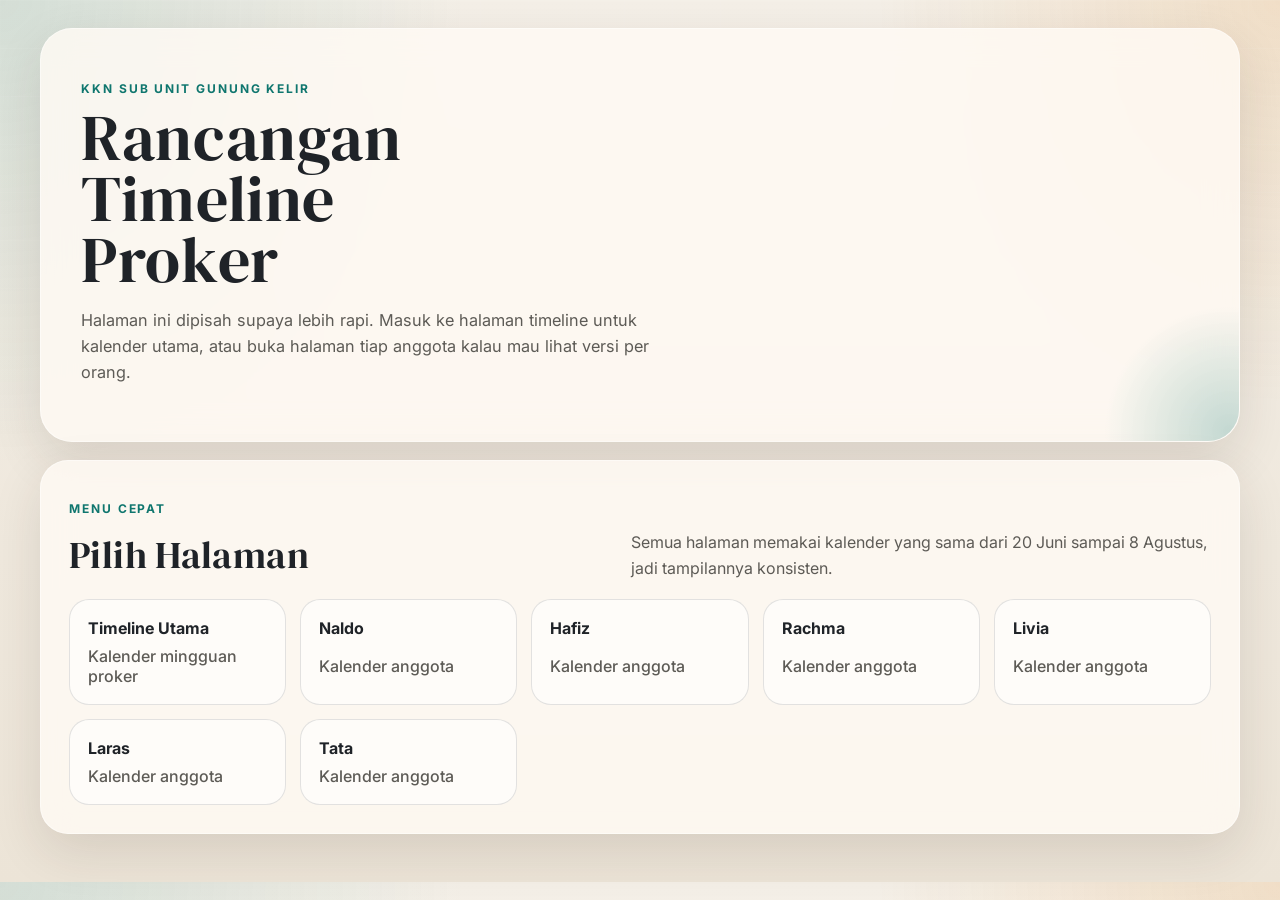
<file: index.html>
<!doctype html>
<html lang="id">
  <head>
    <meta charset="UTF-8" />
    <meta name="viewport" content="width=device-width, initial-scale=1.0" />
    <title>Gunung Kelir | Halaman Utama</title>
    <meta name="description" content="Halaman utama untuk timeline proker KKN Sub Unit Gunung Kelir." />
    <link rel="preconnect" href="https://fonts.googleapis.com" />
    <link rel="preconnect" href="https://fonts.gstatic.com" crossorigin />
    <link
      href="https://fonts.googleapis.com/css2?family=DM+Serif+Display&family=Inter:wght@400;500;600;700;800&display=swap"
      rel="stylesheet"
    />
    <link rel="stylesheet" href="styles.css" />
  </head>
  <body>
    <div class="shell">
      <header class="hero">
        <p class="eyebrow">KKN Sub Unit Gunung Kelir</p>
        <h1>Rancangan Timeline Proker</h1>
        <p class="hero-copy">
          Halaman ini dipisah supaya lebih rapi. Masuk ke halaman timeline untuk kalender utama, atau buka
          halaman tiap anggota kalau mau lihat versi per orang.
        </p>
      </header>

      <section class="panel">
        <div class="section-head">
          <div>
            <p class="section-tag">Menu Cepat</p>
            <h2>Pilih Halaman</h2>
          </div>
          <p class="section-note">
            Semua halaman memakai kalender yang sama dari 20 Juni sampai 8 Agustus, jadi tampilannya konsisten.
          </p>
        </div>
        <div class="page-grid">
          <a class="page-link-card" href="timeline.html">
            Timeline Utama
            <span>Kalender mingguan proker</span>
          </a>
          <a class="page-link-card" href="naldo.html">
            Naldo
            <span>Kalender anggota</span>
          </a>
          <a class="page-link-card" href="hafiz.html">
            Hafiz
            <span>Kalender anggota</span>
          </a>
          <a class="page-link-card" href="rachma.html">
            Rachma
            <span>Kalender anggota</span>
          </a>
          <a class="page-link-card" href="livia.html">
            Livia
            <span>Kalender anggota</span>
          </a>
          <a class="page-link-card" href="laras.html">
            Laras
            <span>Kalender anggota</span>
          </a>
          <a class="page-link-card" href="tata.html">
            Tata
            <span>Kalender anggota</span>
          </a>
        </div>
      </section>
    </div>
  </body>
</html>
</file>
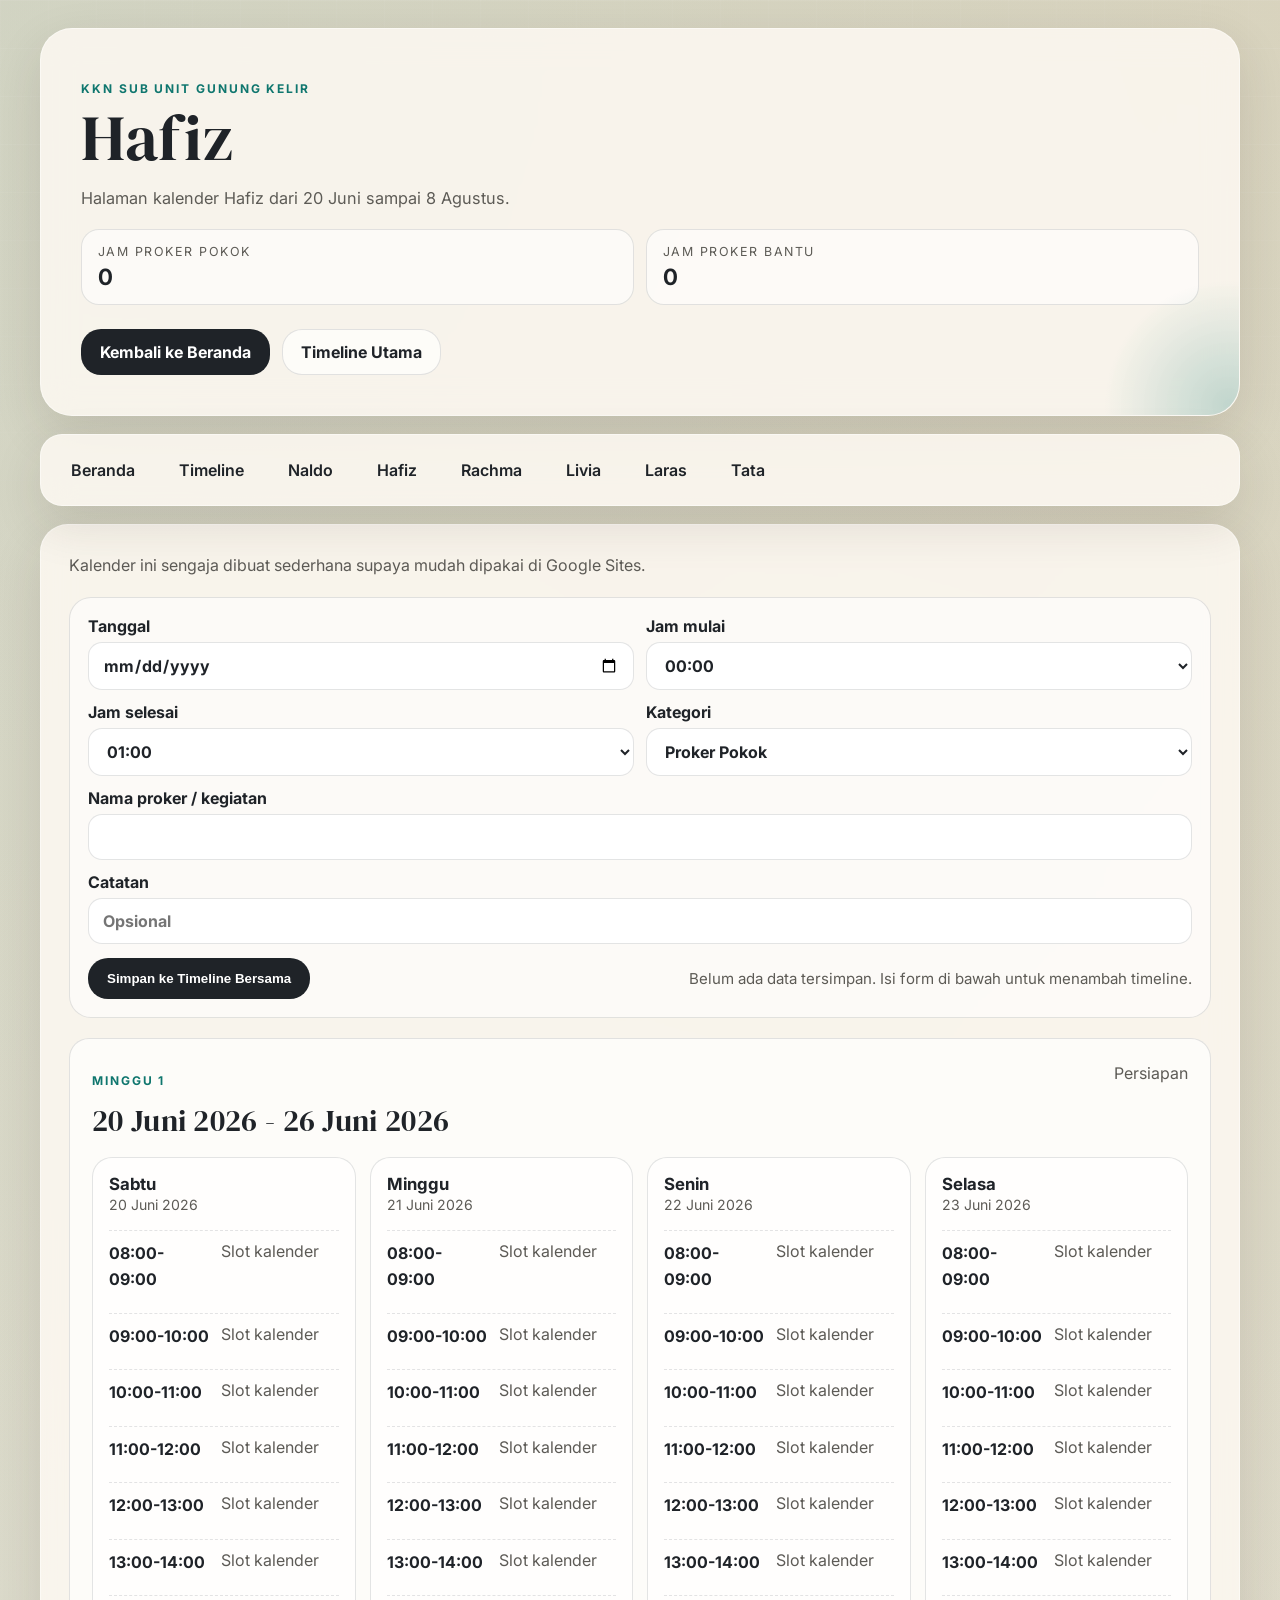
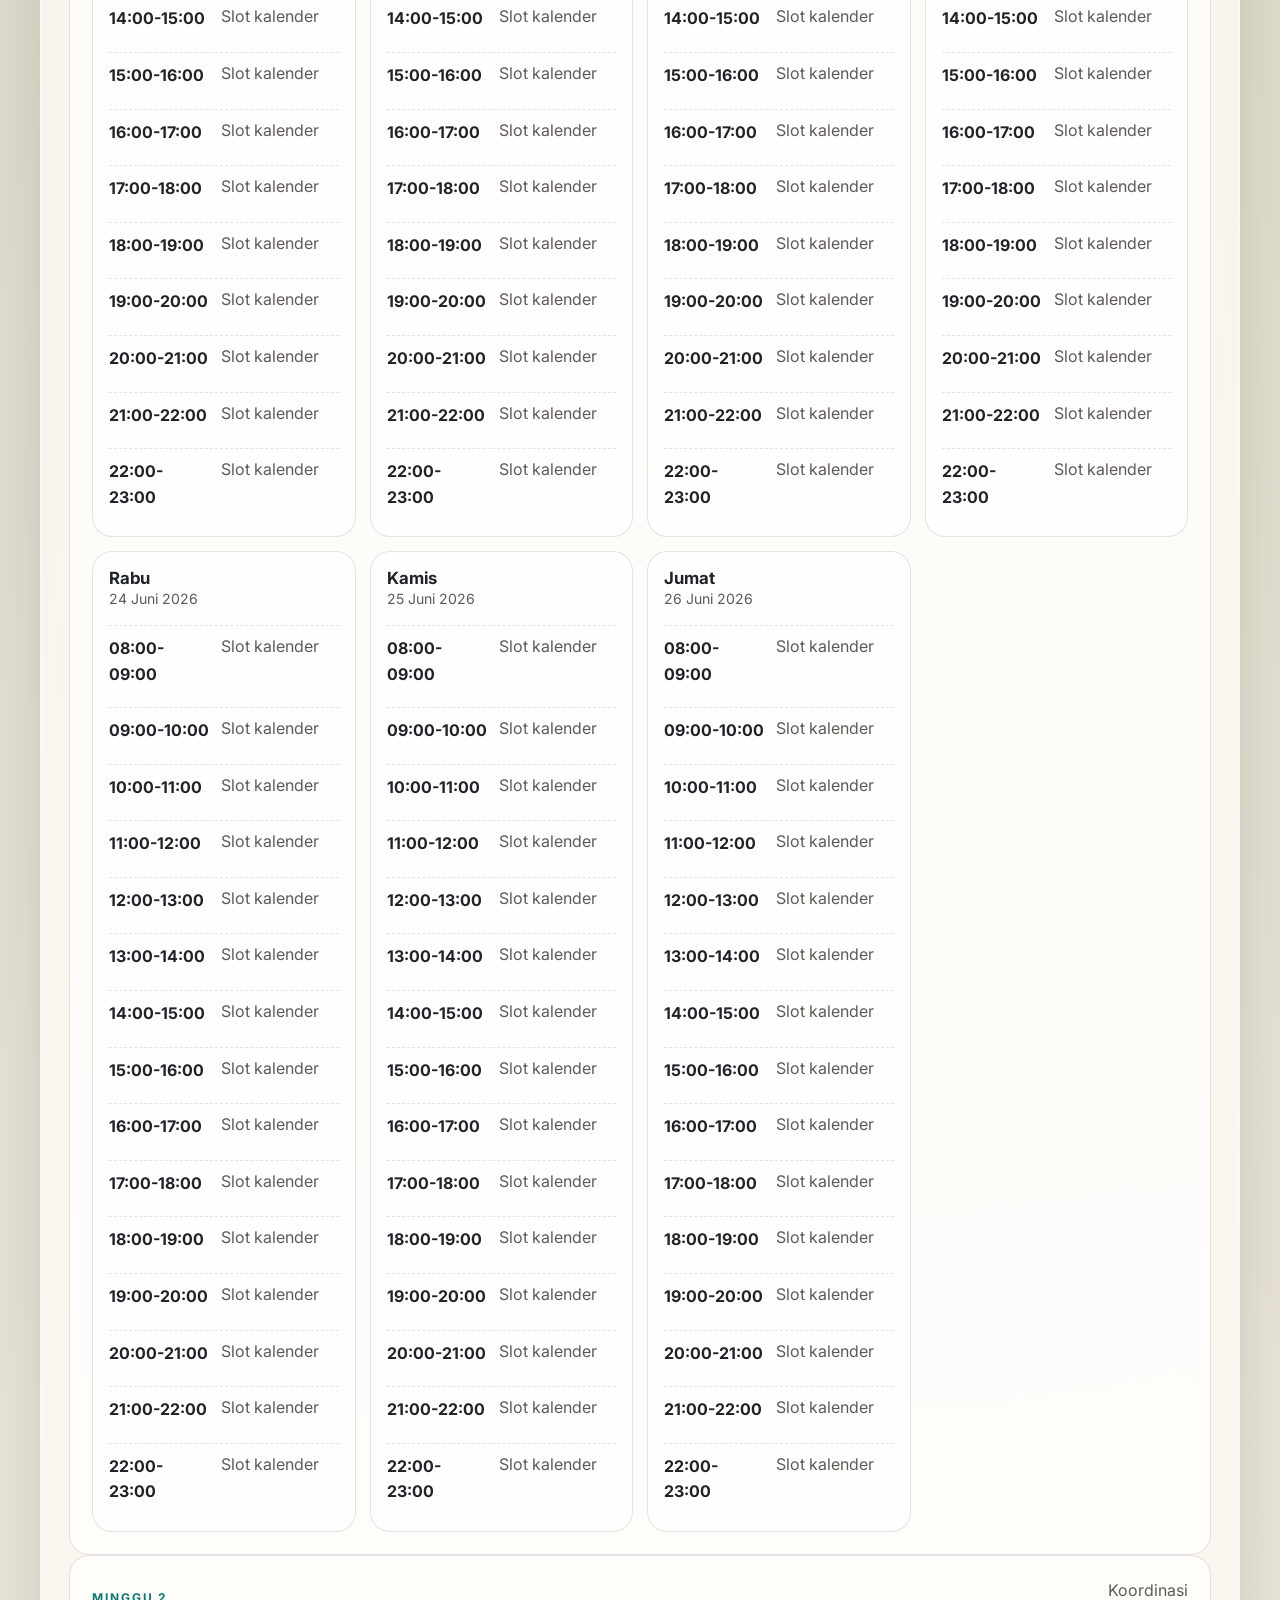
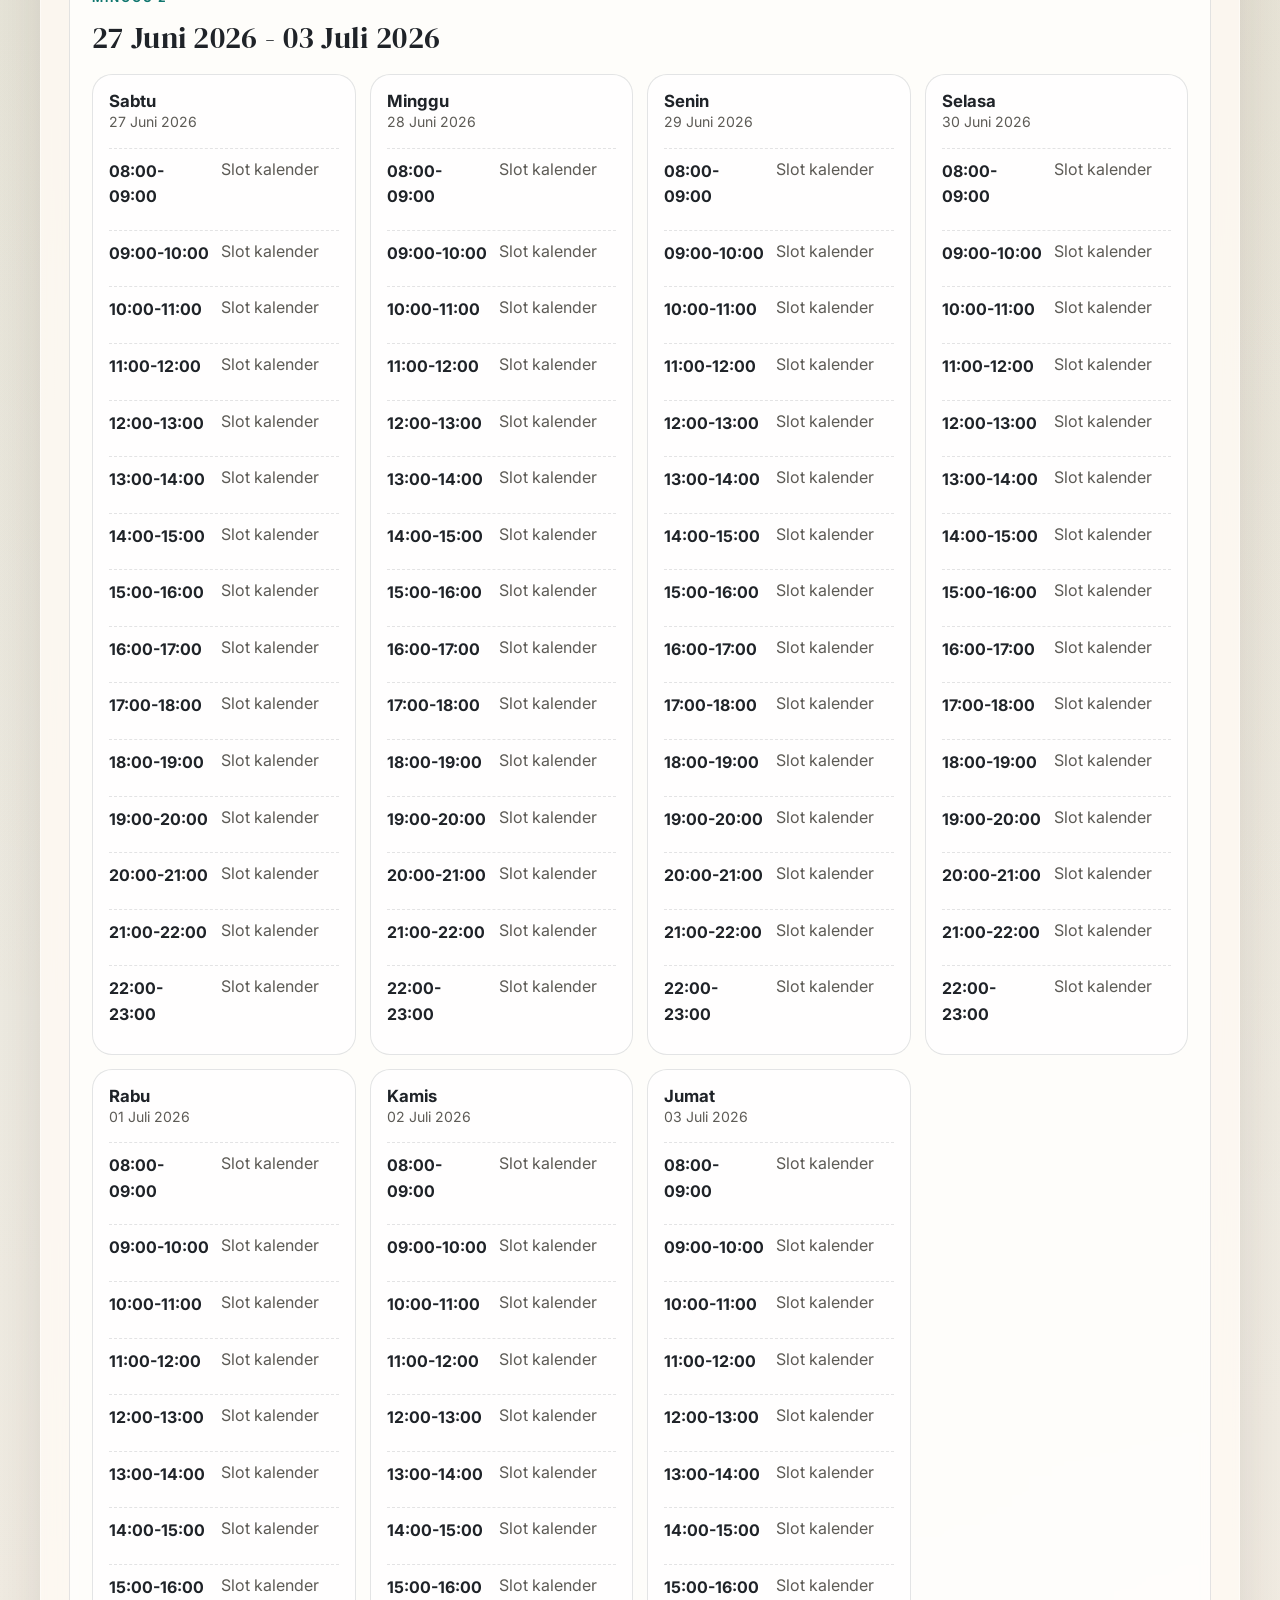
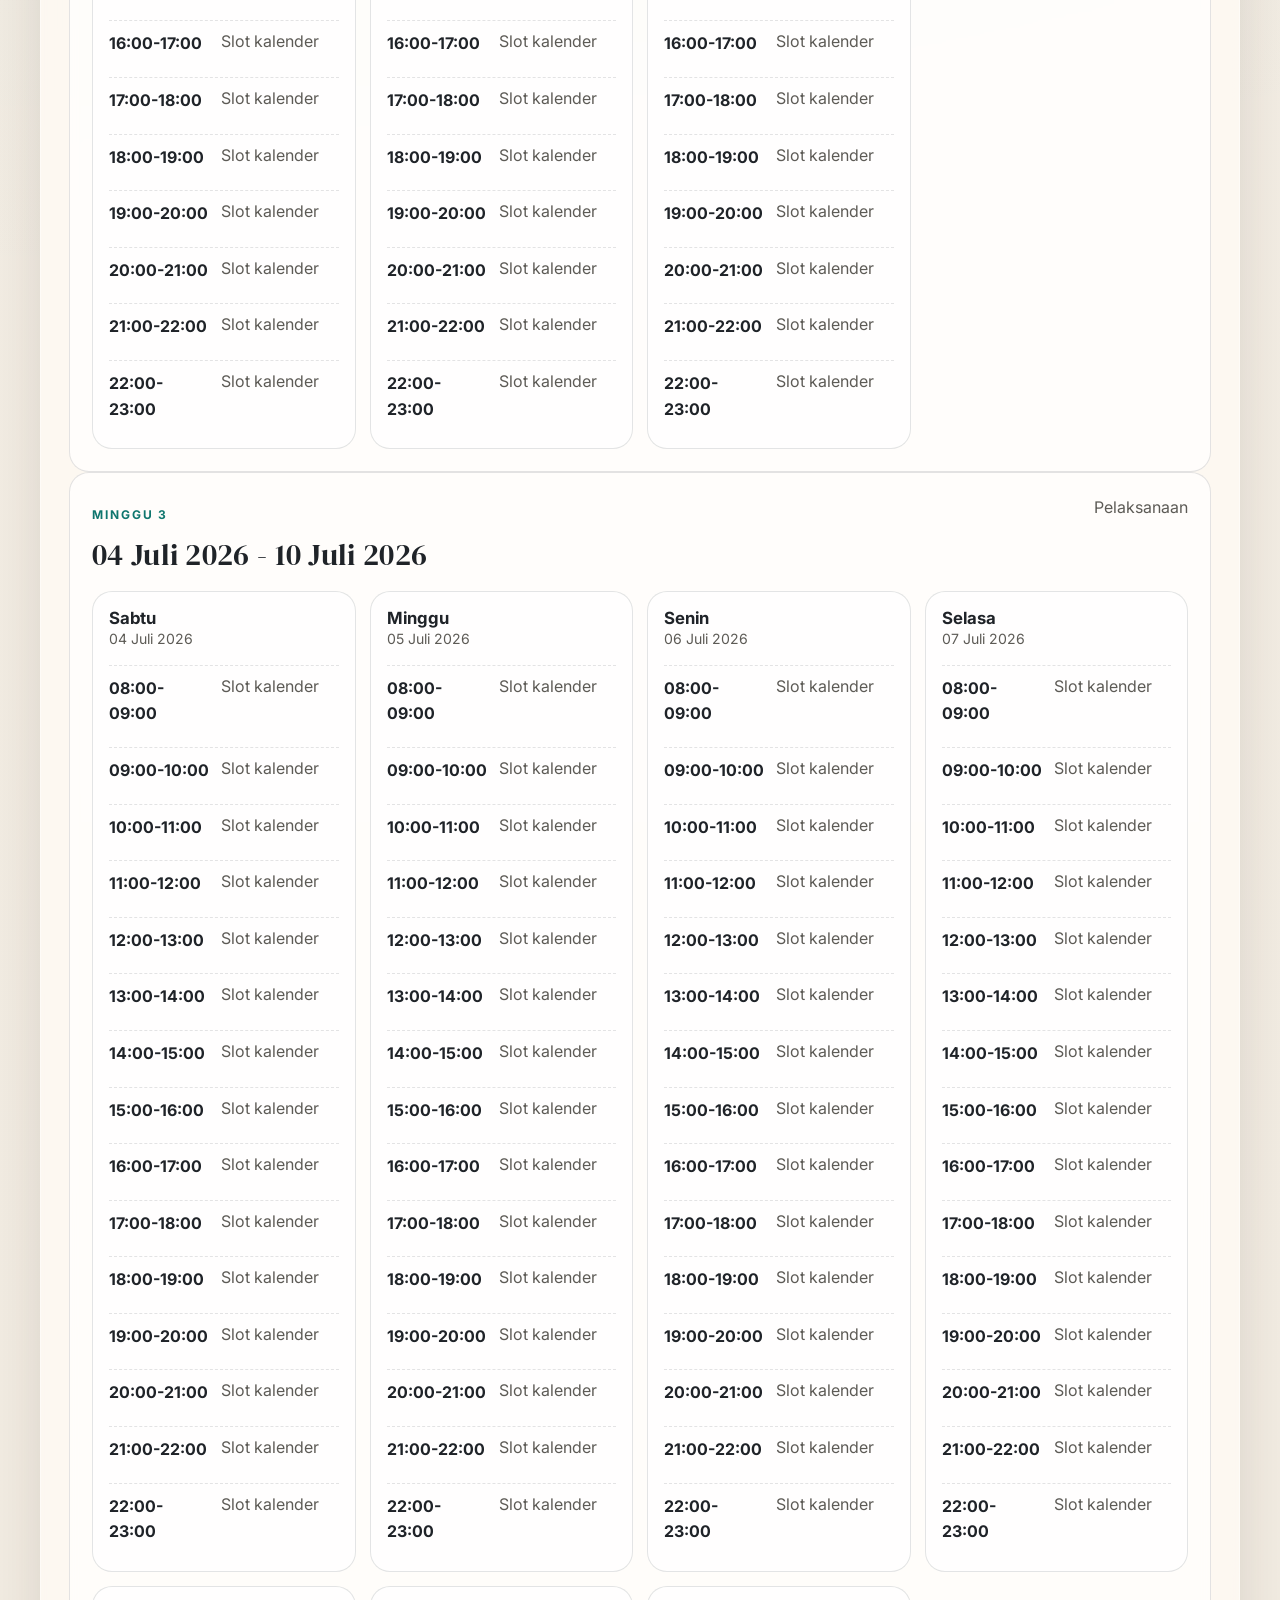
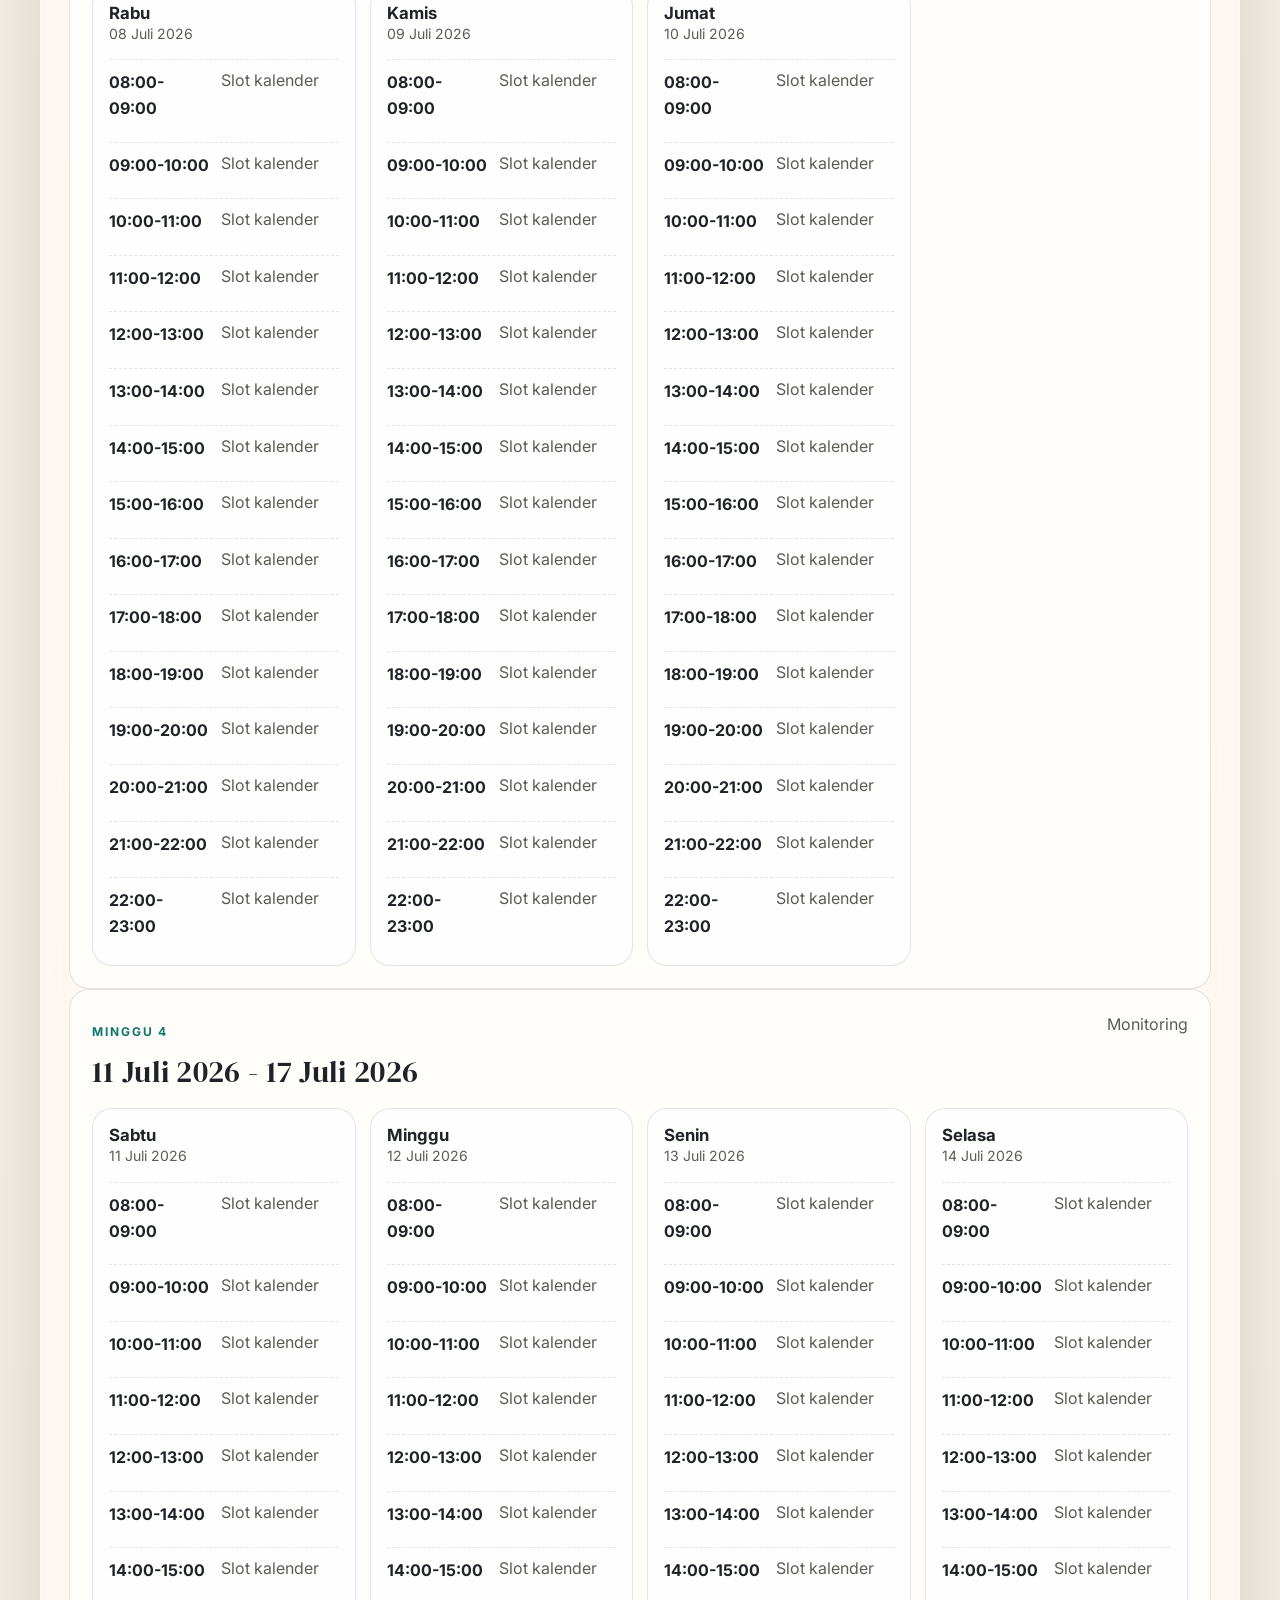
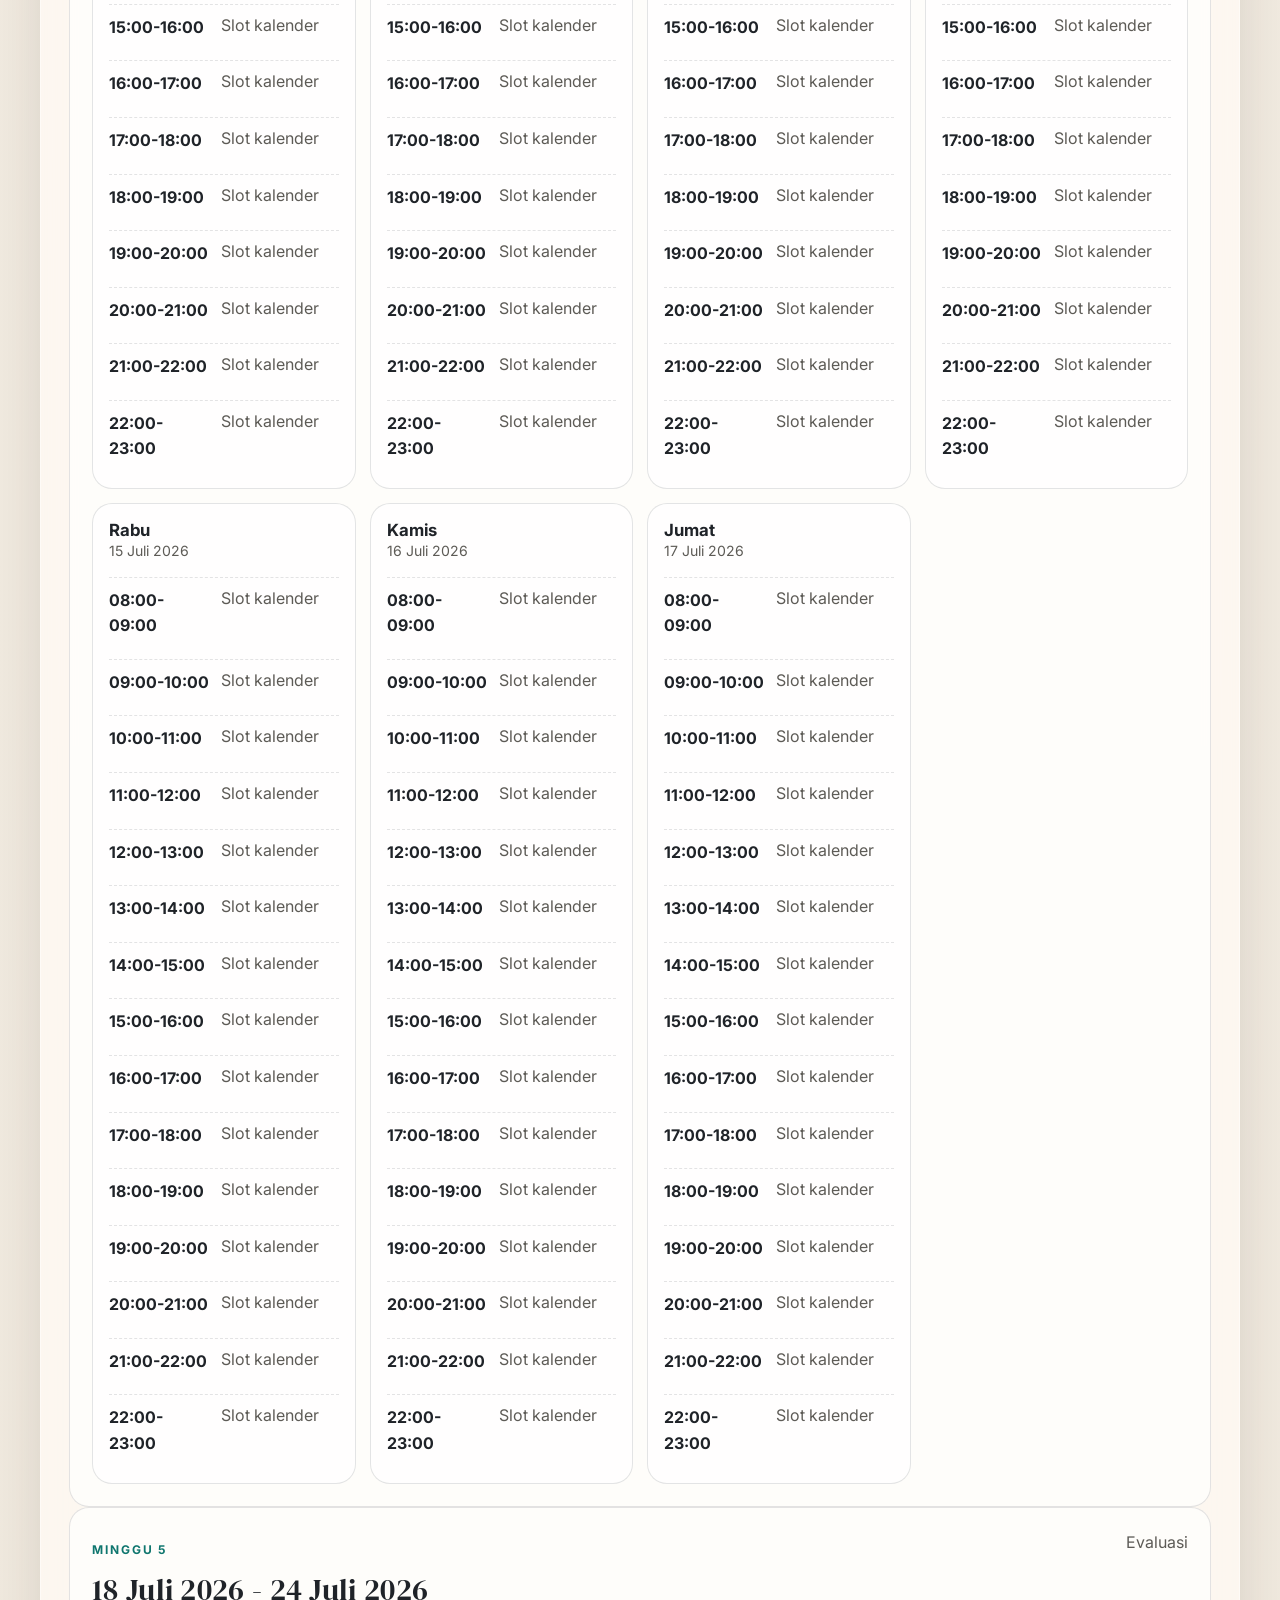
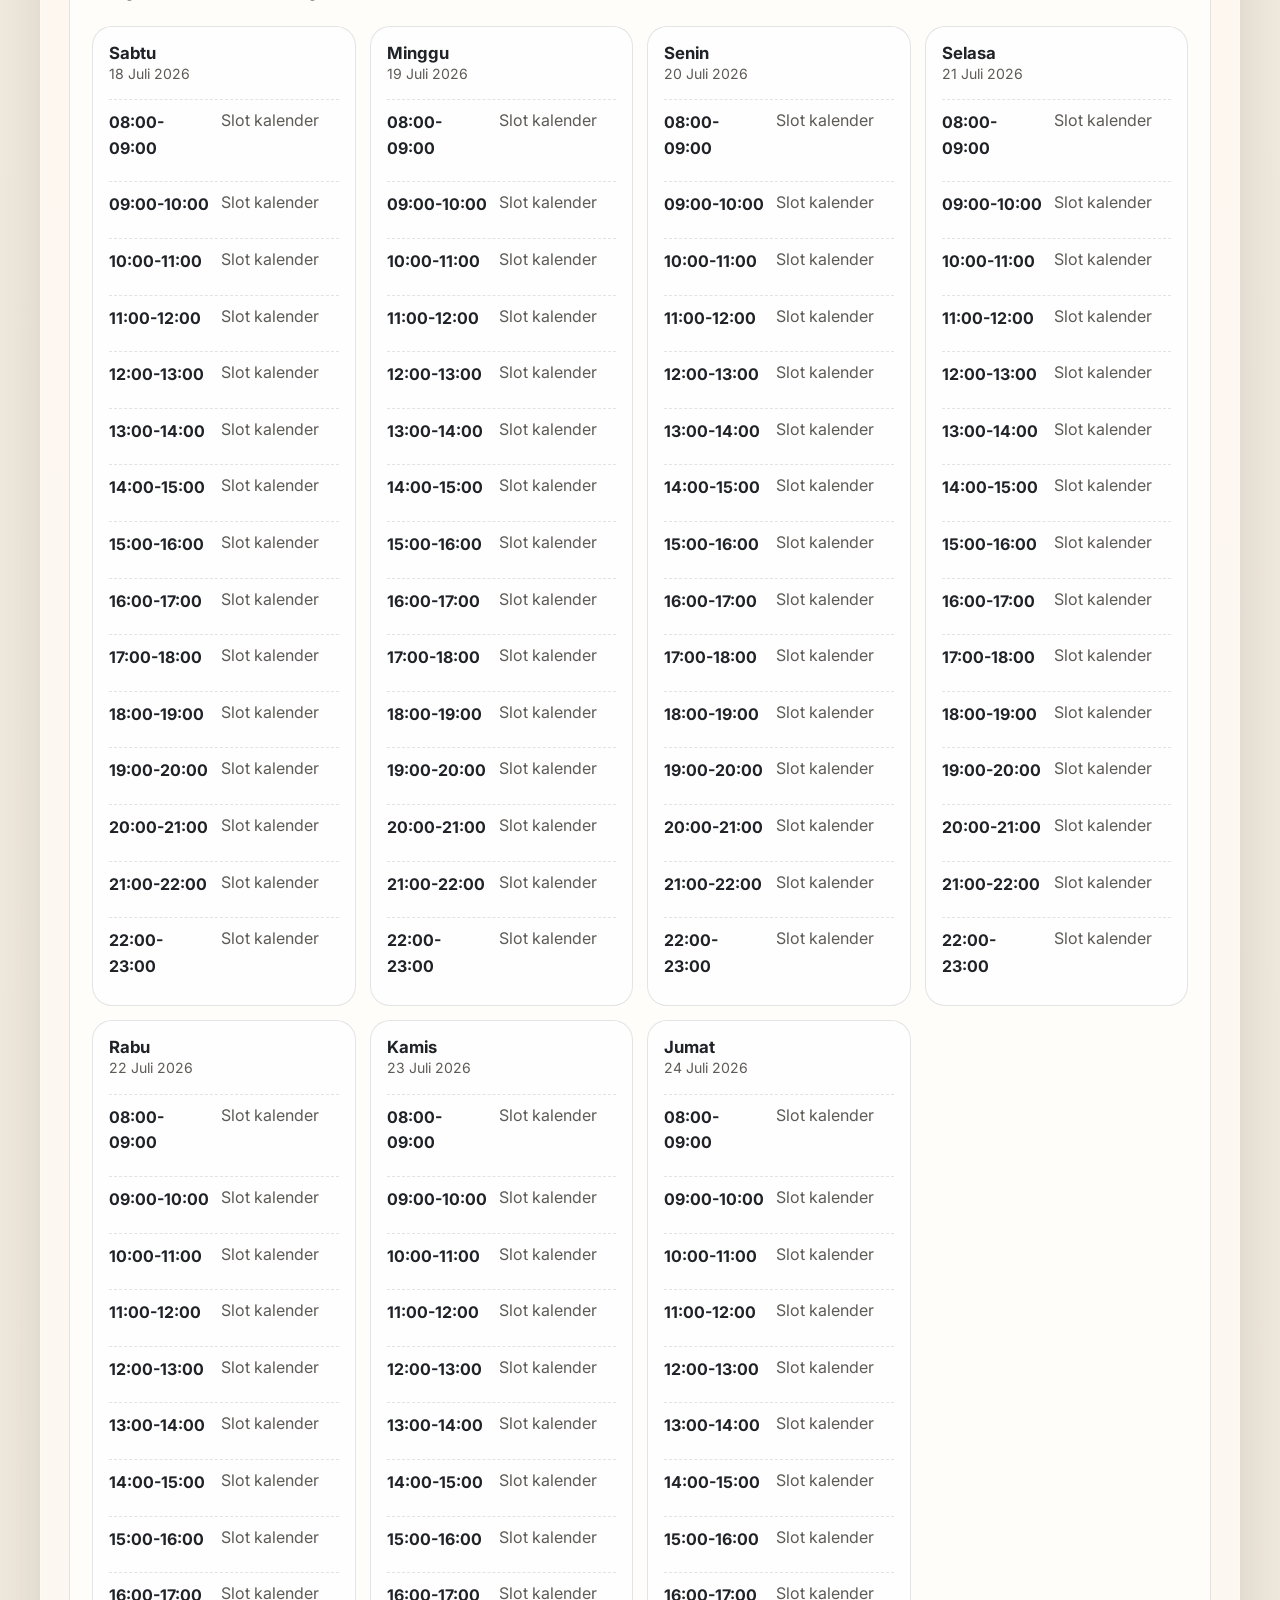
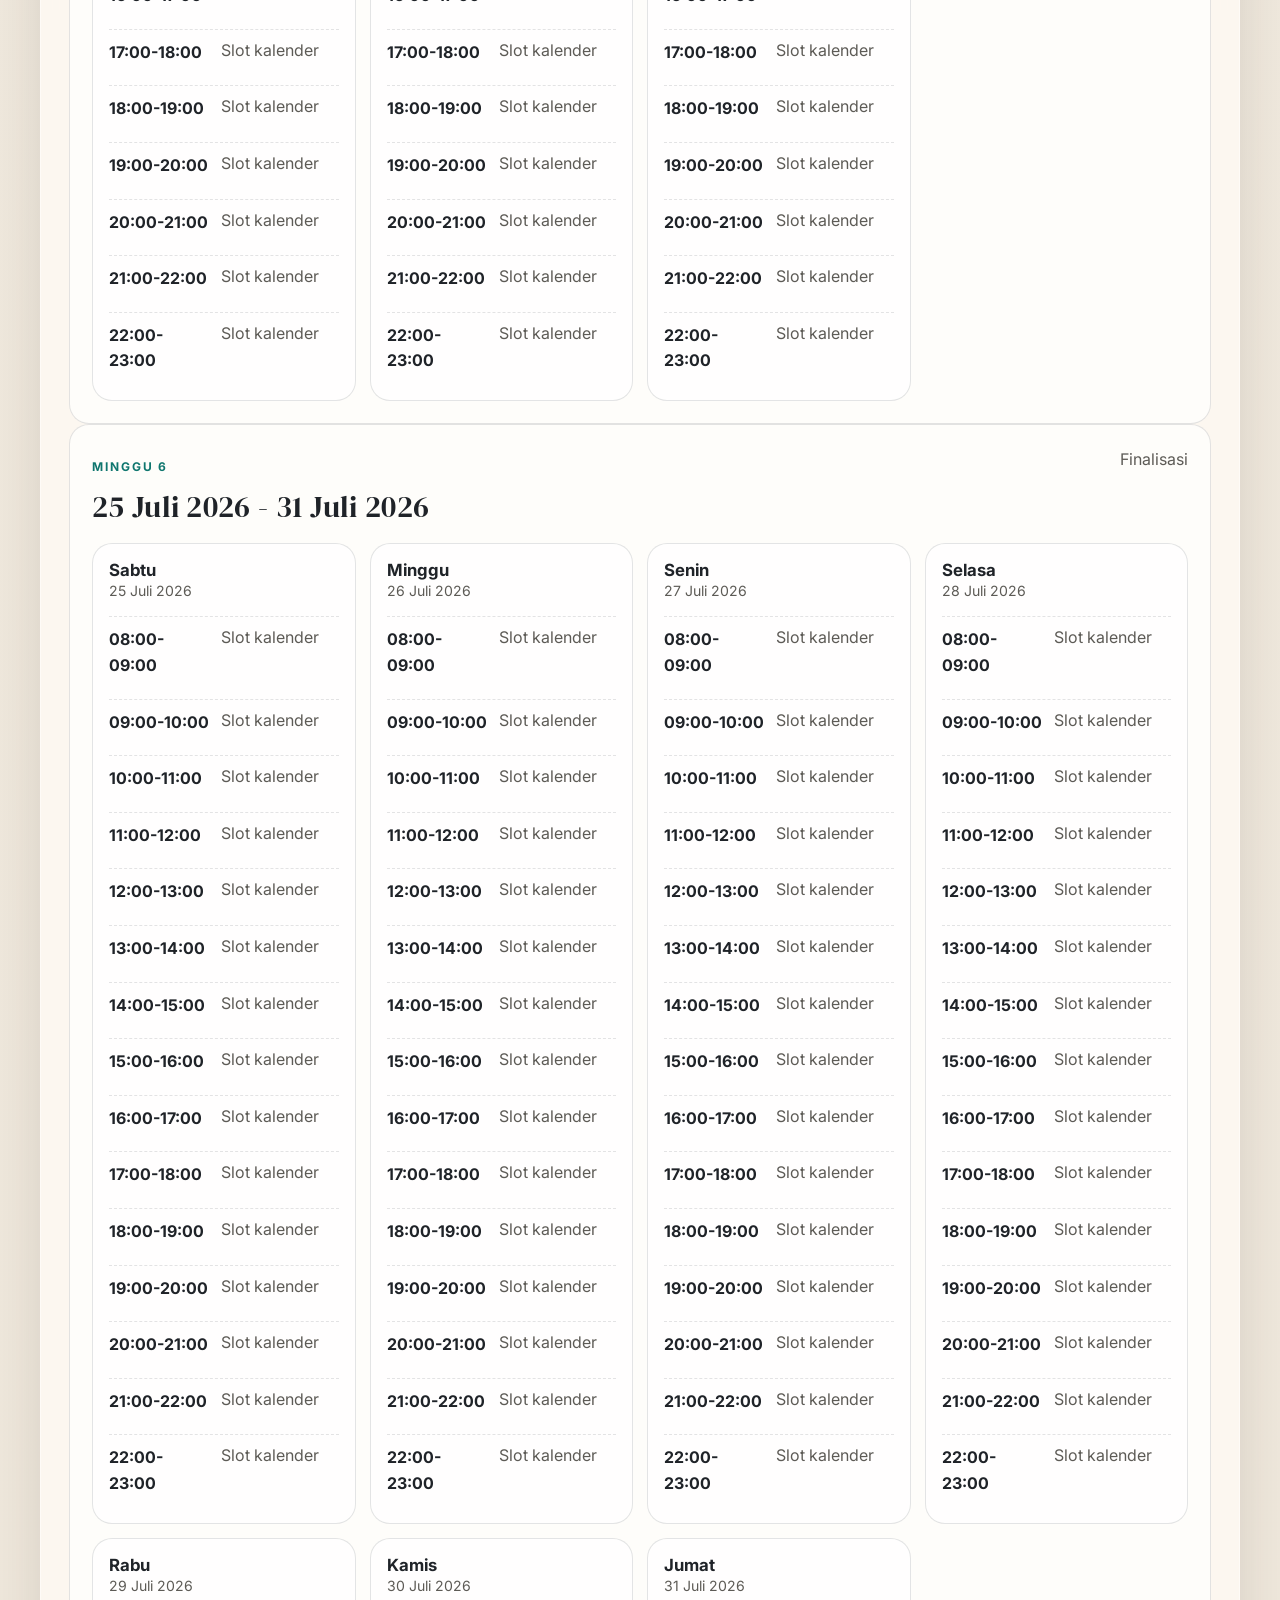
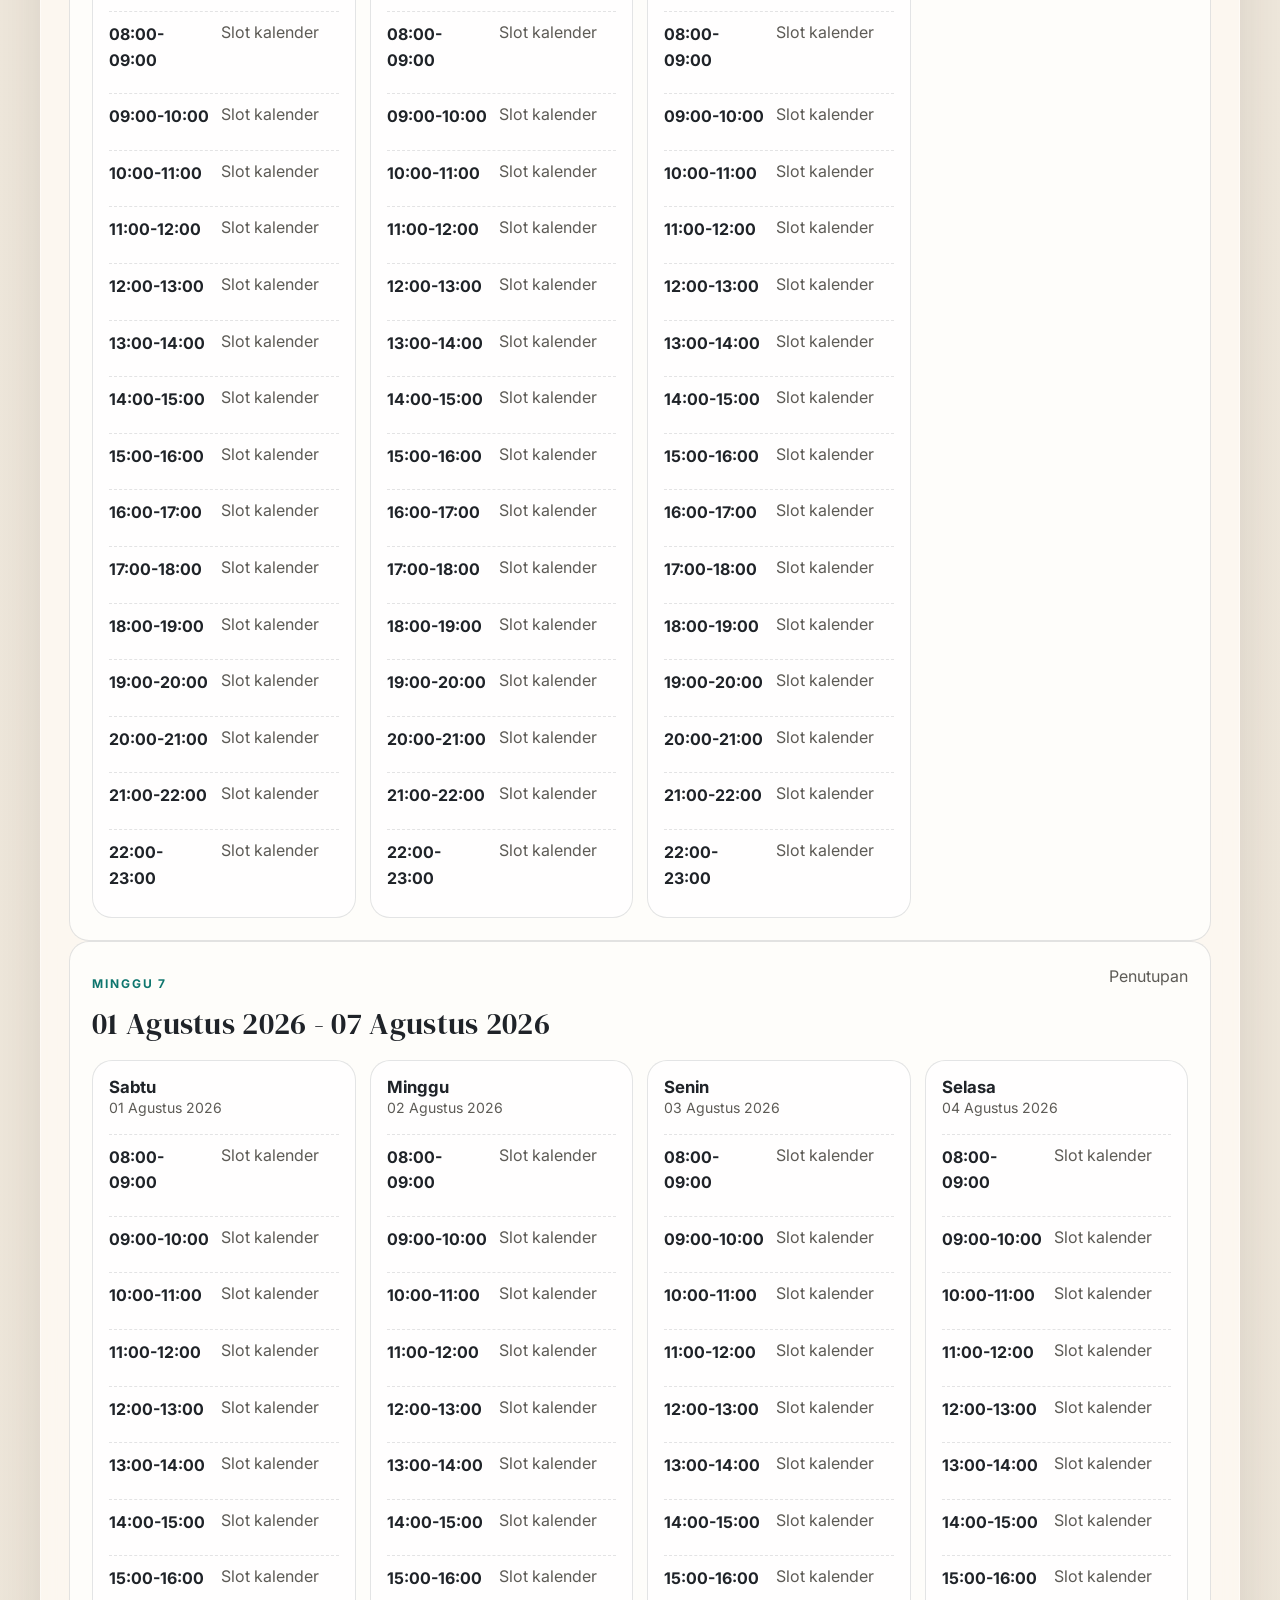
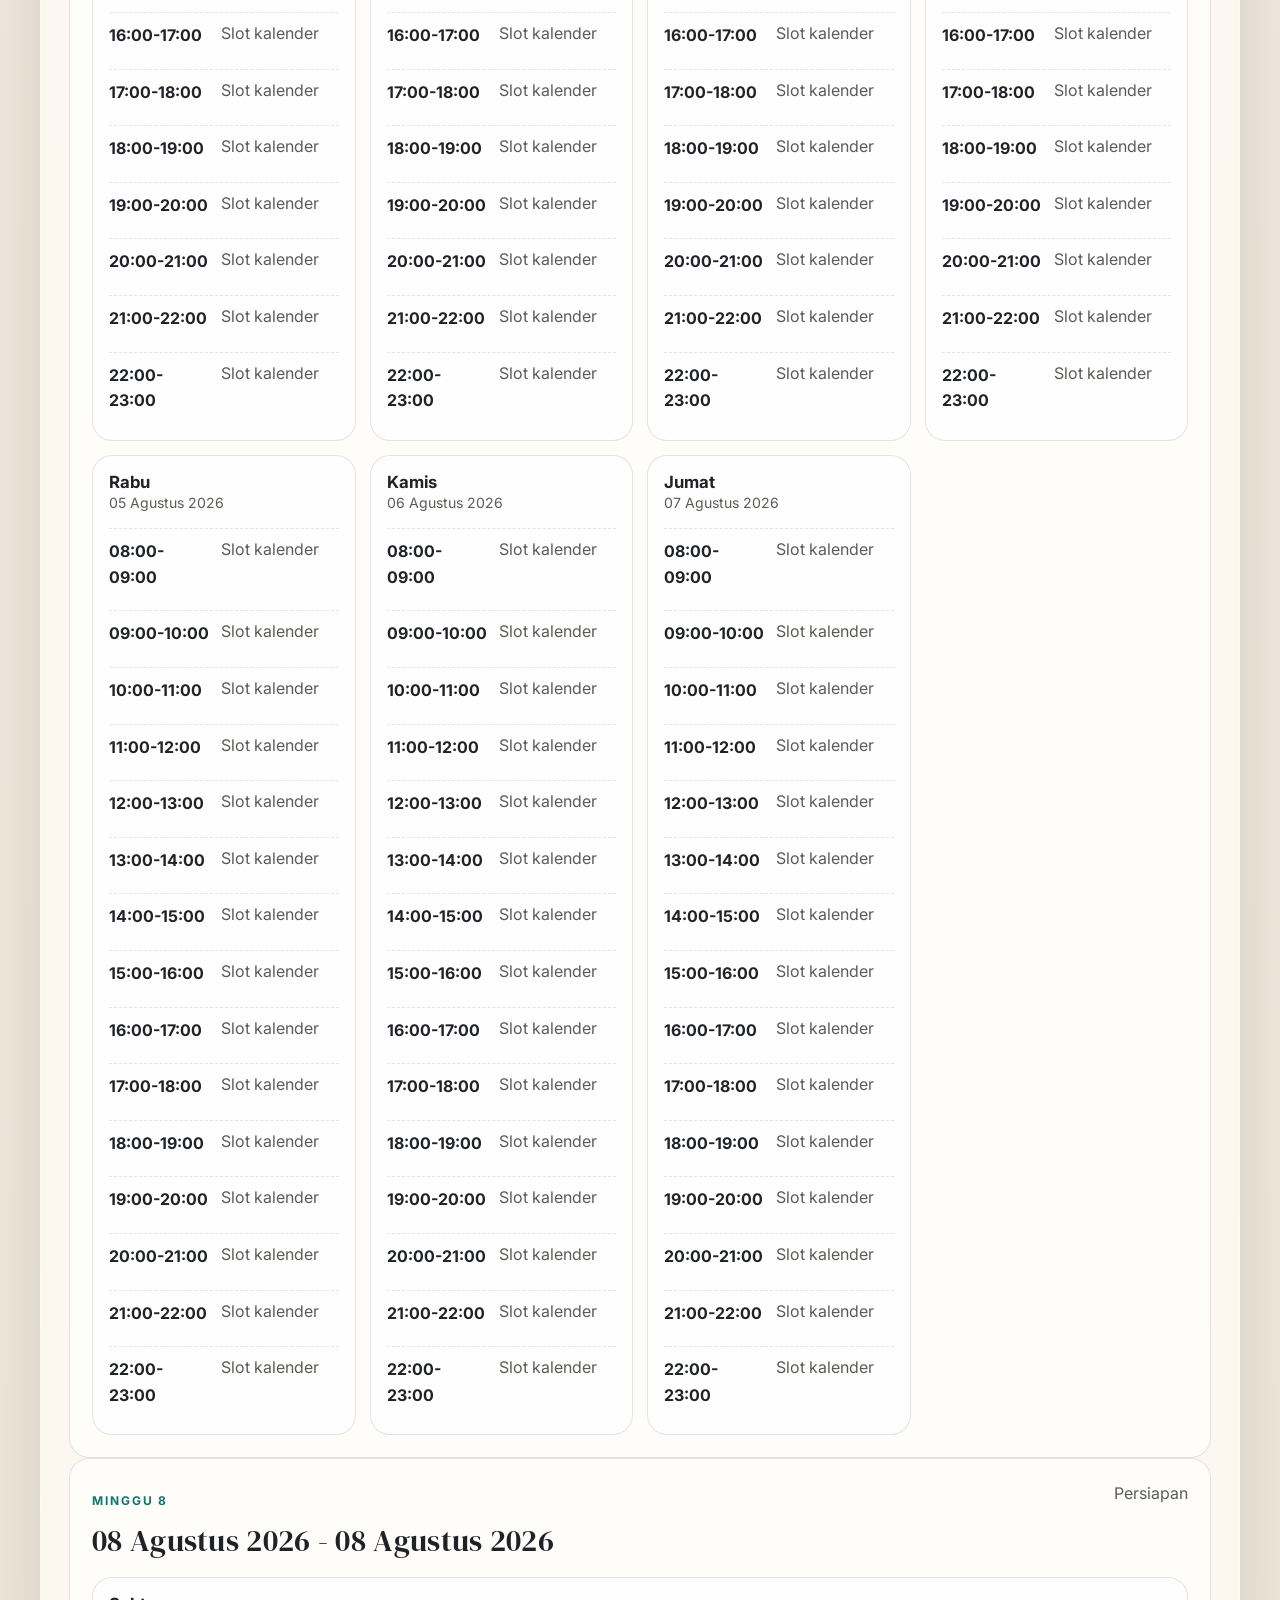
<file: hafiz.html>
<!doctype html>
<html lang="id">
  <head>
    <meta charset="UTF-8" />
    <meta name="viewport" content="width=device-width, initial-scale=1.0" />
    <title>Hafiz | Gunung Kelir</title>
    <meta name="description" content="Kalender anggota Hafiz untuk proker KKN Sub Unit Gunung Kelir." />
    <link rel="preconnect" href="https://fonts.googleapis.com" />
    <link rel="preconnect" href="https://fonts.gstatic.com" crossorigin />
    <link href="https://fonts.googleapis.com/css2?family=DM+Serif+Display&family=Inter:wght@400;500;600;700;800&display=swap" rel="stylesheet" />
    <link rel="stylesheet" href="styles.css" />
  </head>
  <body>
    <div class="shell">
      <header class="hero">
        <p class="eyebrow">KKN Sub Unit Gunung Kelir</p>
        <h1 id="page-title"></h1>
        <p class="hero-copy" id="page-subtitle"></p>
        <div class="stats-strip">
          <div><span>Jam Proker Pokok</span><strong id="primary-hours">0</strong></div>
          <div><span>Jam Proker Bantu</span><strong id="support-hours">0</strong></div>
        </div>
        <div class="hero-actions">
          <a class="btn primary" href="index.html">Kembali ke Beranda</a>
          <a class="btn secondary" href="timeline.html">Timeline Utama</a>
        </div>
      </header>

      <nav class="nav" id="page-nav"></nav>

      <section class="panel">
        <p class="section-note" id="page-summary"></p>
        <form id="entry-form" class="entry-form">
          <div class="form-grid">
            <label>
              Tanggal
              <input name="date" type="date" required />
            </label>
            <label>
              Jam mulai
              <input name="startTime" type="time" required />
            </label>
            <label>
              Jam selesai
              <input name="endTime" type="time" required />
            </label>
            <label>
              Kategori
              <select name="category" required>
                <option value="pokok">Proker Pokok</option>
                <option value="bantu">Proker Bantu</option>
              </select>
            </label>
            <label class="form-span-2">
              Nama proker / kegiatan
              <input name="activity" type="text" maxlength="80" required />
            </label>
            <label class="form-span-2">
              Catatan
              <input name="notes" type="text" maxlength="120" placeholder="Opsional" />
            </label>
          </div>
          <div class="form-actions">
            <button type="submit" class="btn primary">Simpan ke Timeline Bersama</button>
            <p id="form-status" class="form-status">Data akan dikirim ke backend bersama jika URL Apps Script sudah diisi.</p>
          </div>
        </form>
        <div id="calendar-list"></div>
      </section>
    </div>

    <script>
      window.PAGE_CONFIG = {
        memberName: 'Hafiz',
        personId: 'hafiz',
        backendUrl: '',
        title: 'Hafiz',
        subtitle: 'Halaman kalender Hafiz dari 20 Juni sampai 8 Agustus.',
        summary: 'Kalender ini sengaja dibuat sederhana supaya mudah dipakai di Google Sites.',
        navLinks: [
          { label: 'Beranda', href: 'index.html' },
          { label: 'Timeline', href: 'timeline.html' },
          { label: 'Naldo', href: 'naldo.html' },
          { label: 'Hafiz', href: 'hafiz.html' },
          { label: 'Rachma', href: 'rachma.html' },
          { label: 'Livia', href: 'livia.html' },
          { label: 'Laras', href: 'laras.html' },
          { label: 'Tata', href: 'tata.html' },
        ],
      };
    </script>
    <script src="config.js"></script>
    <script src="app.js"></script>
  </body>
</html>
</file>
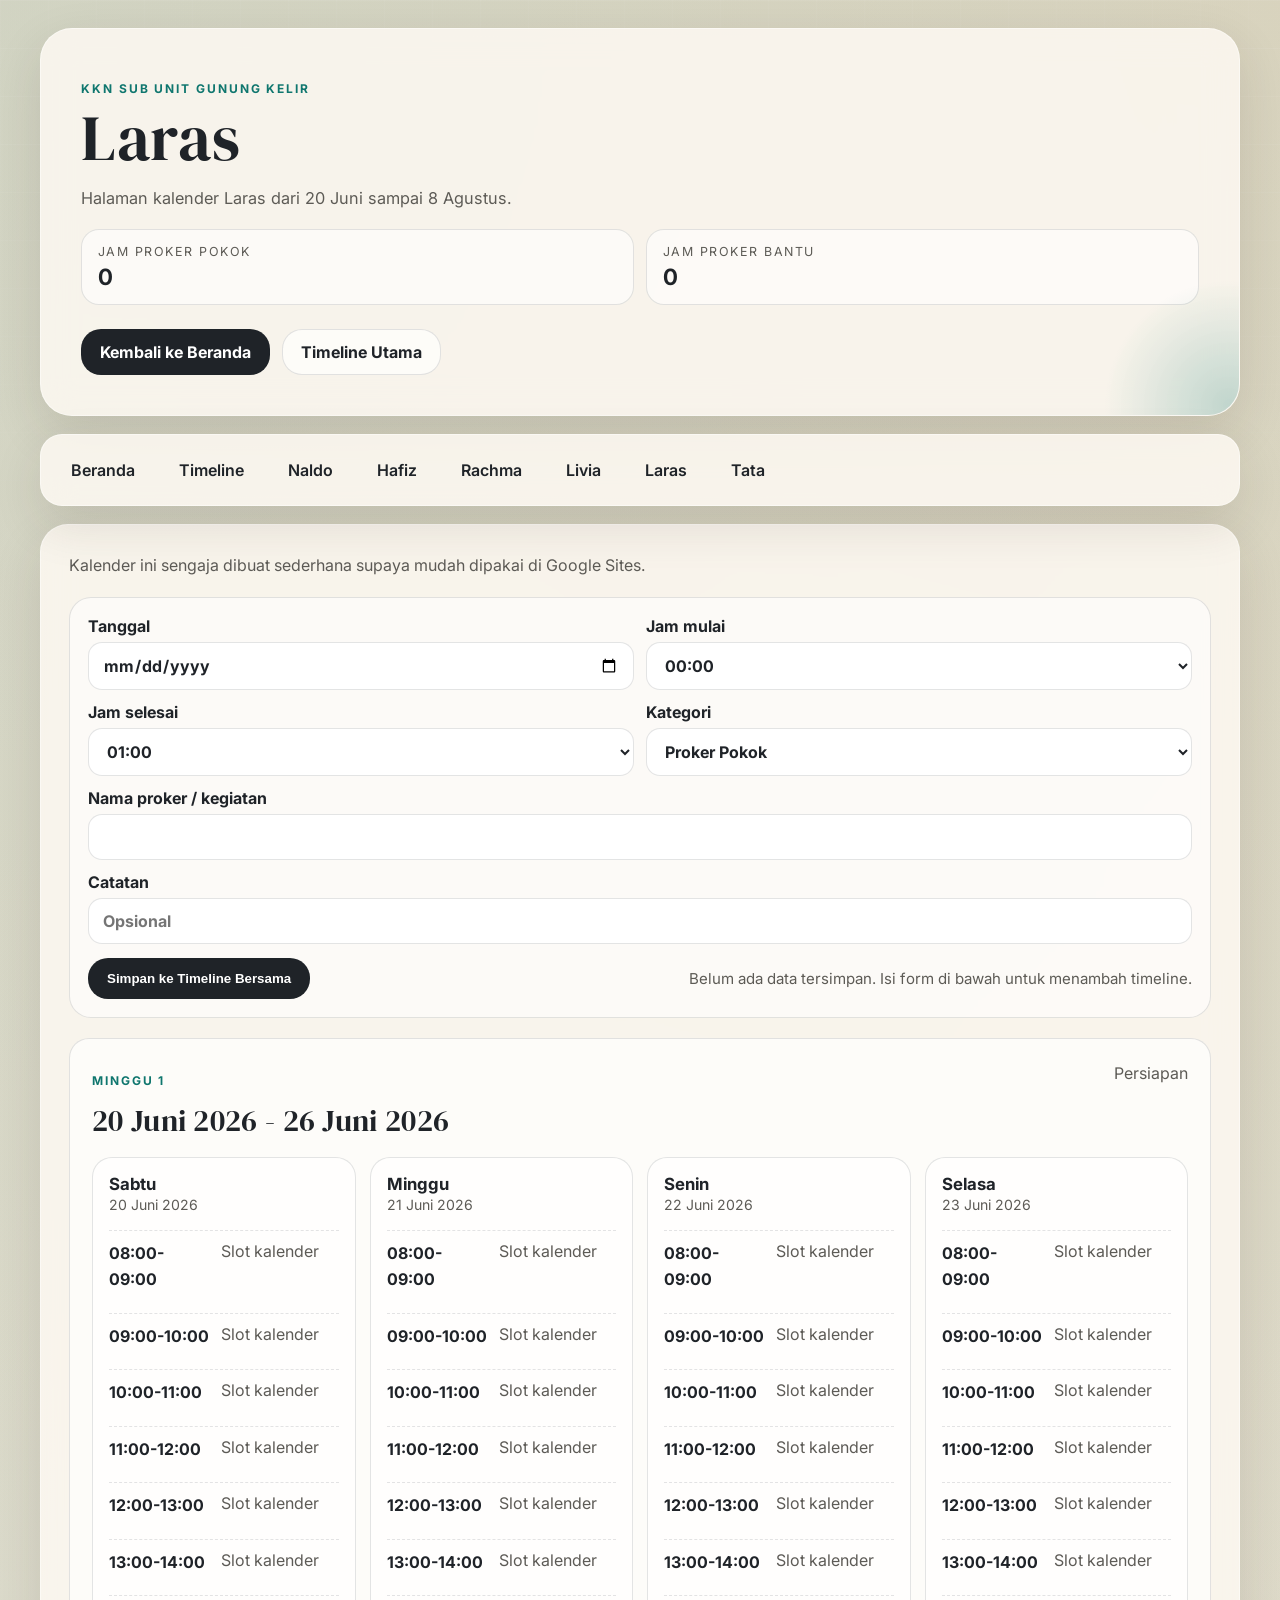
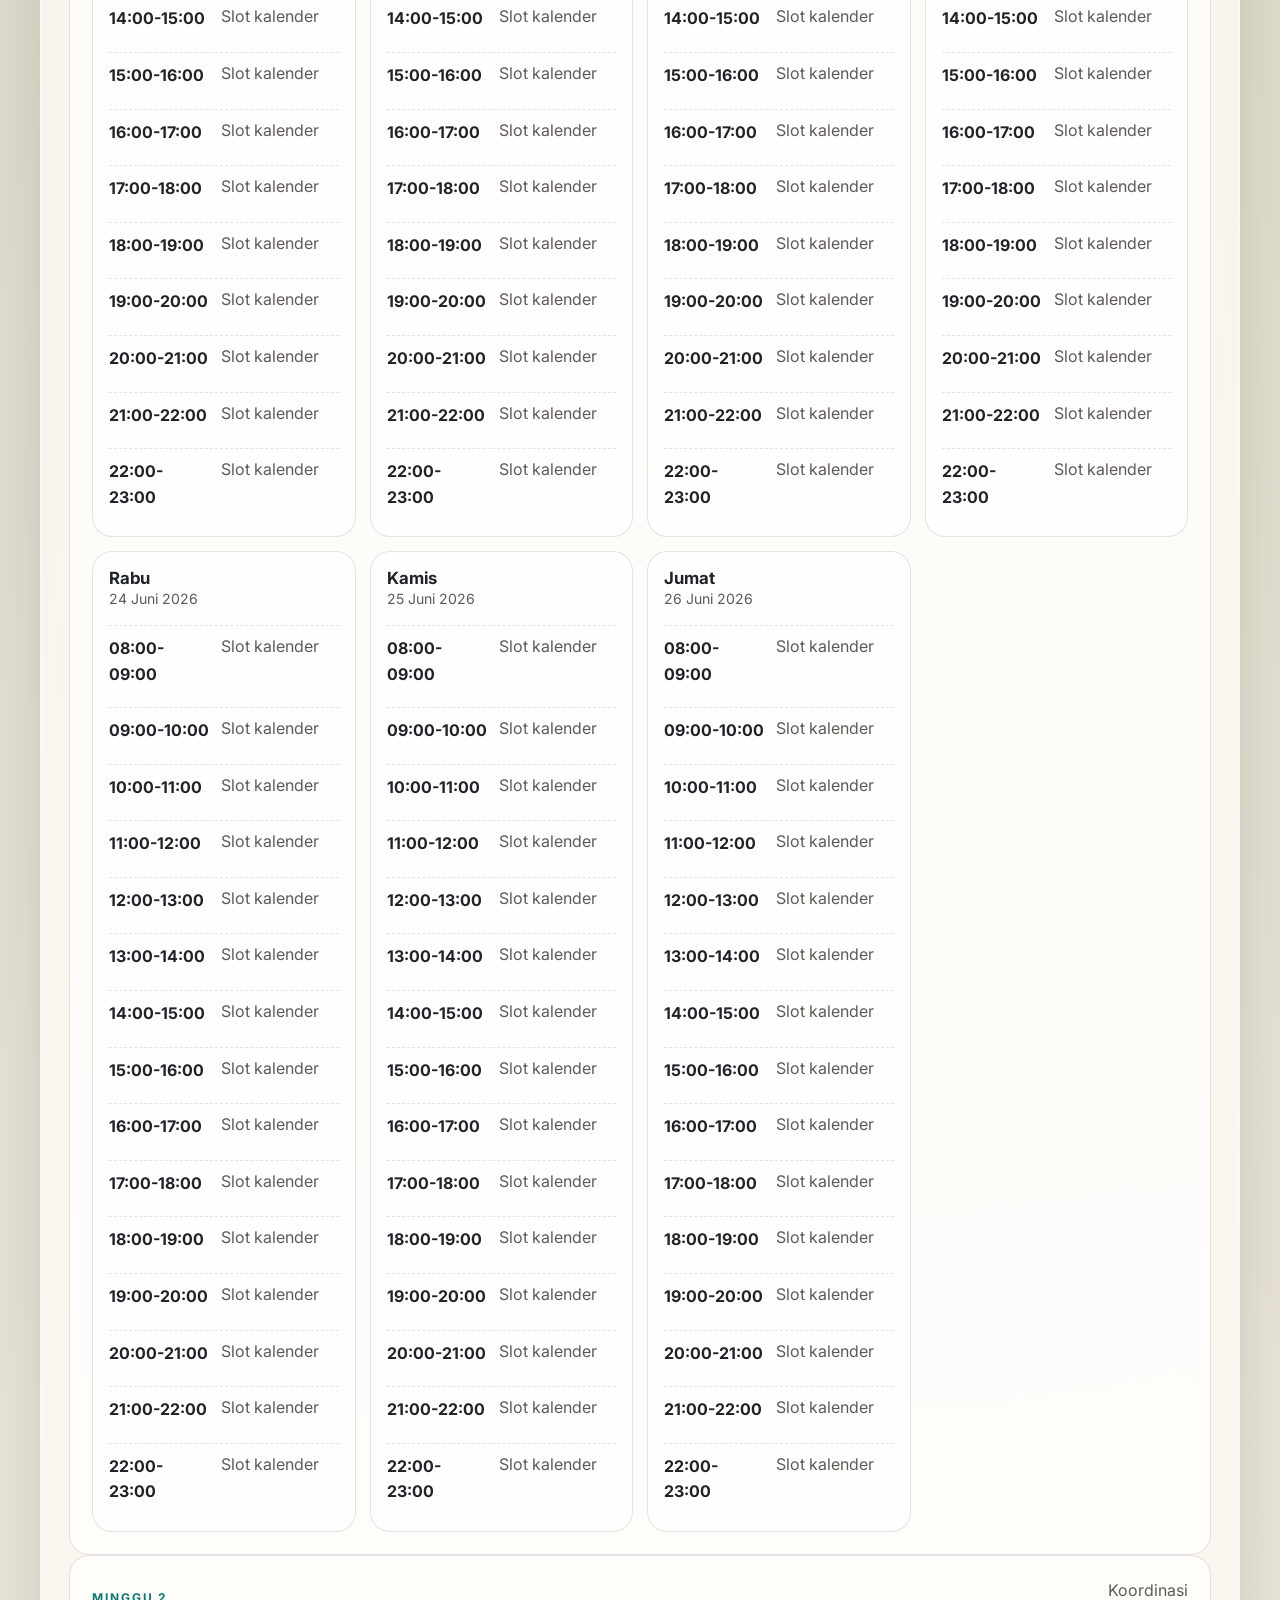
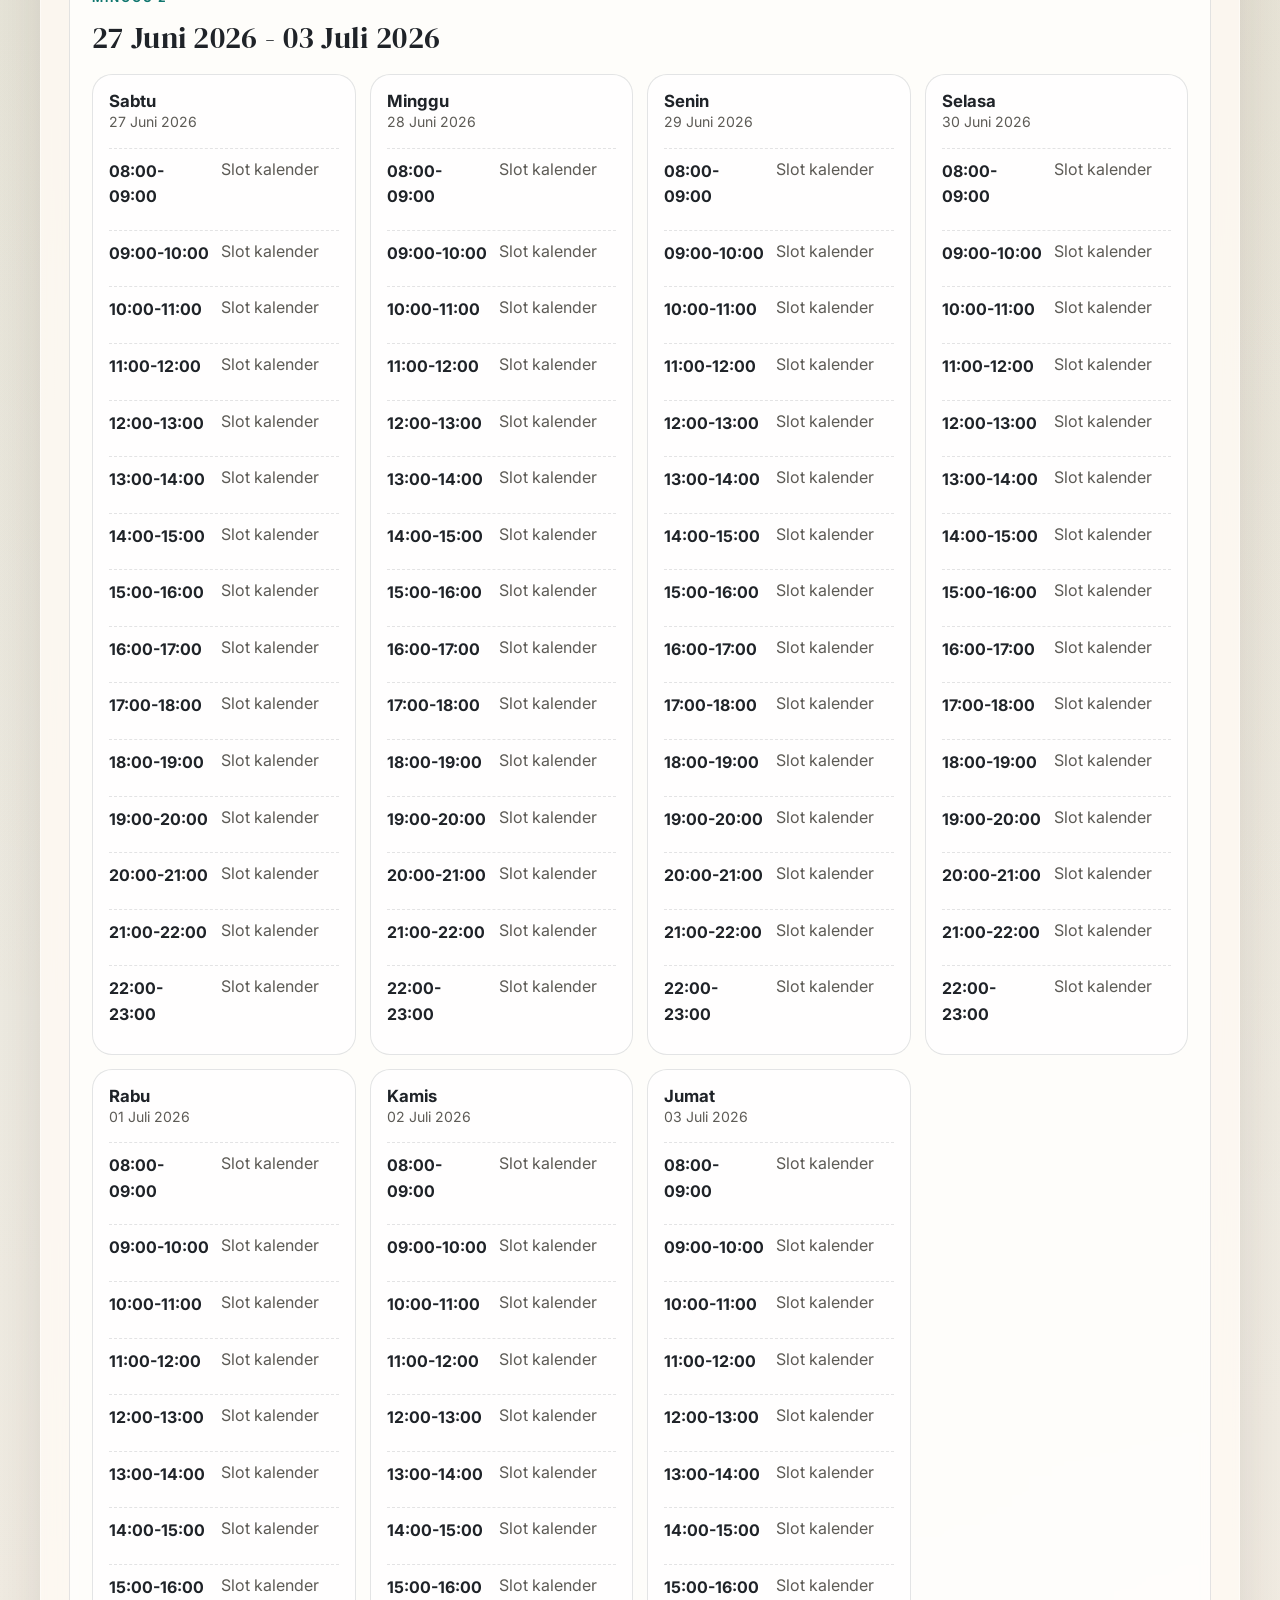
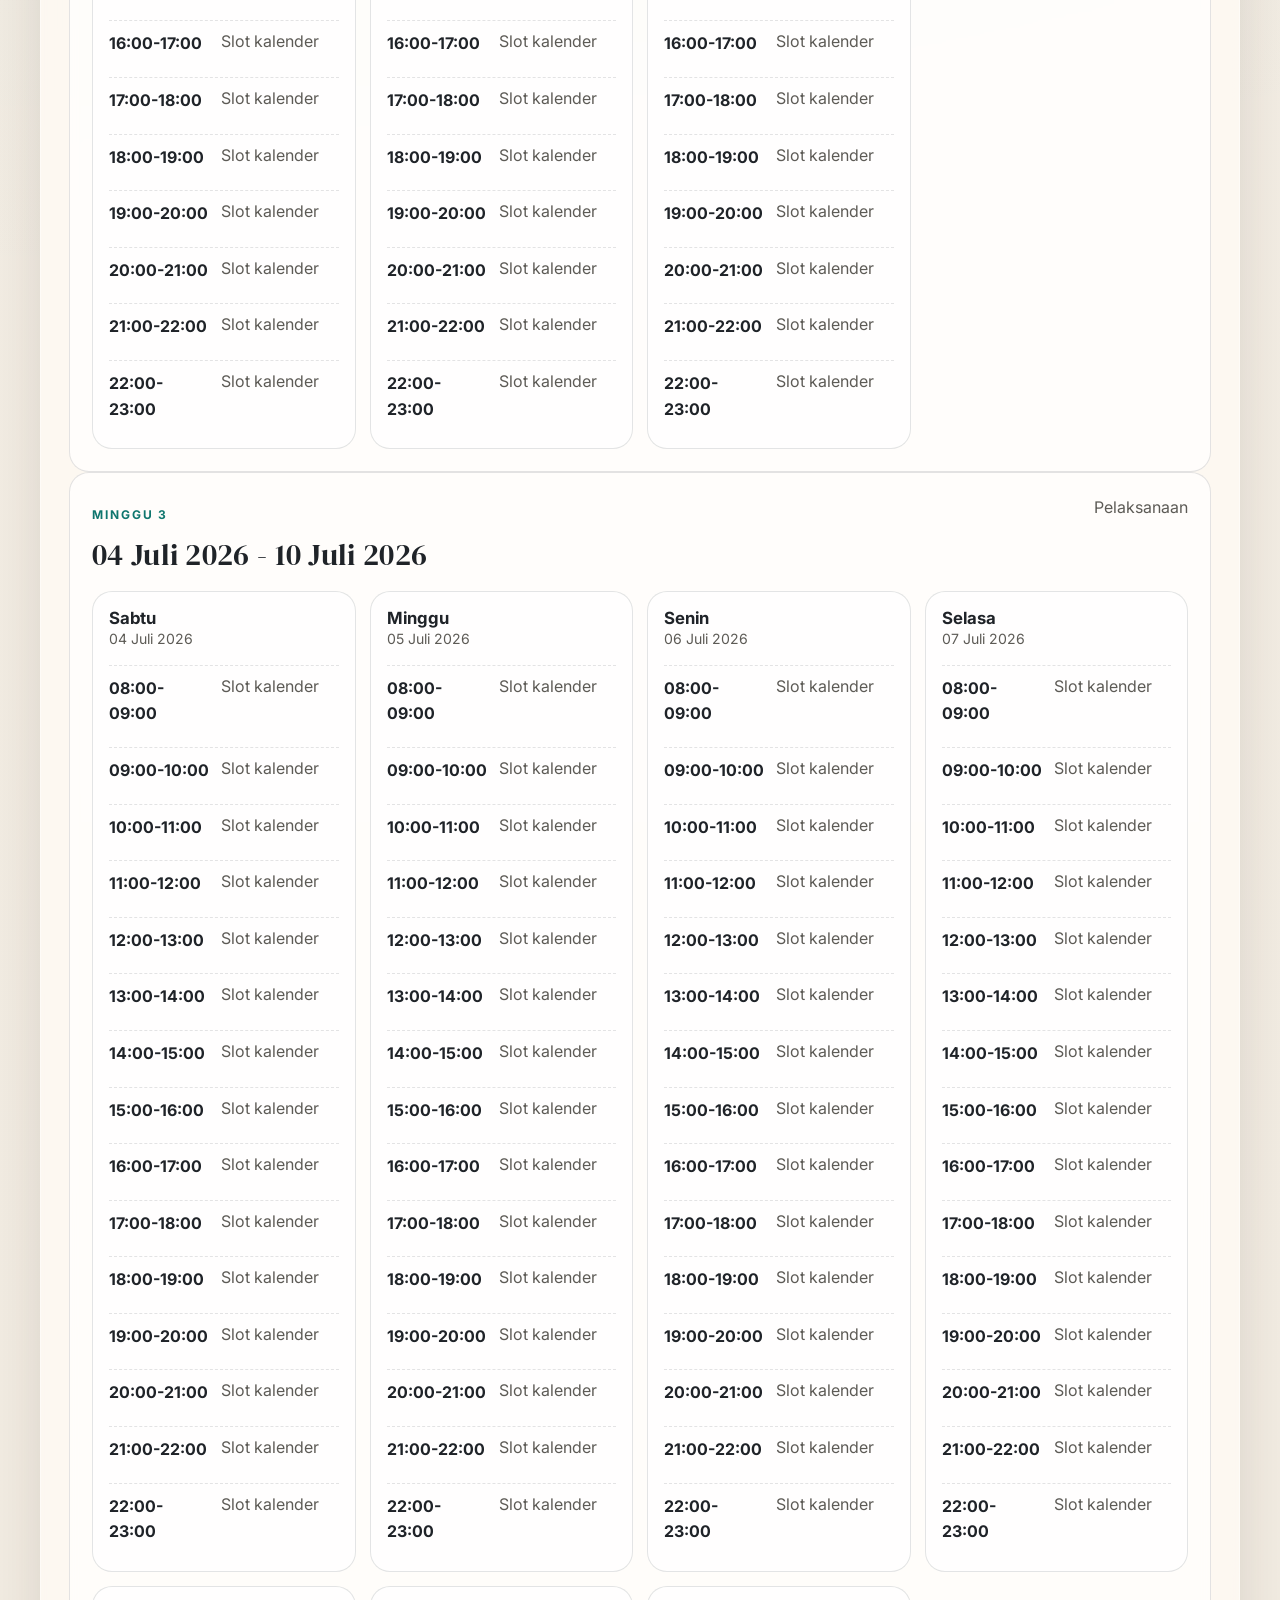
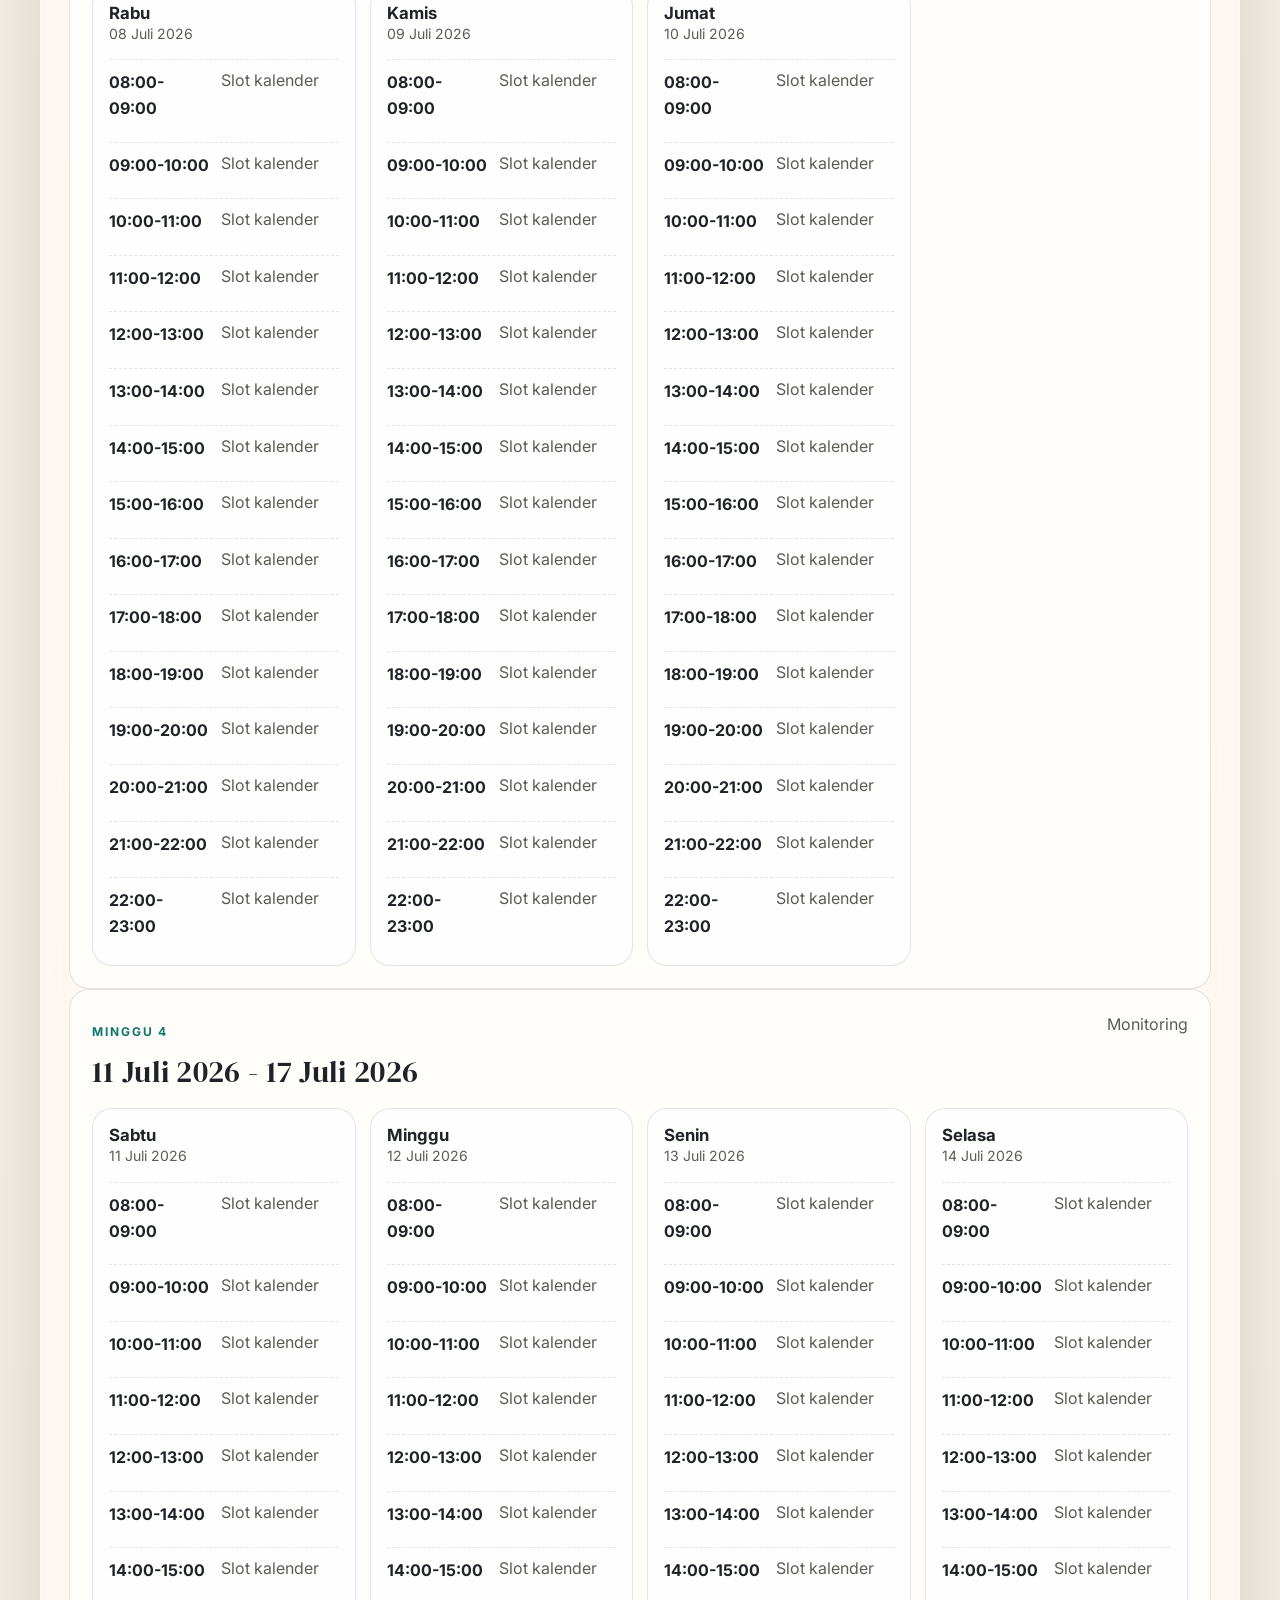
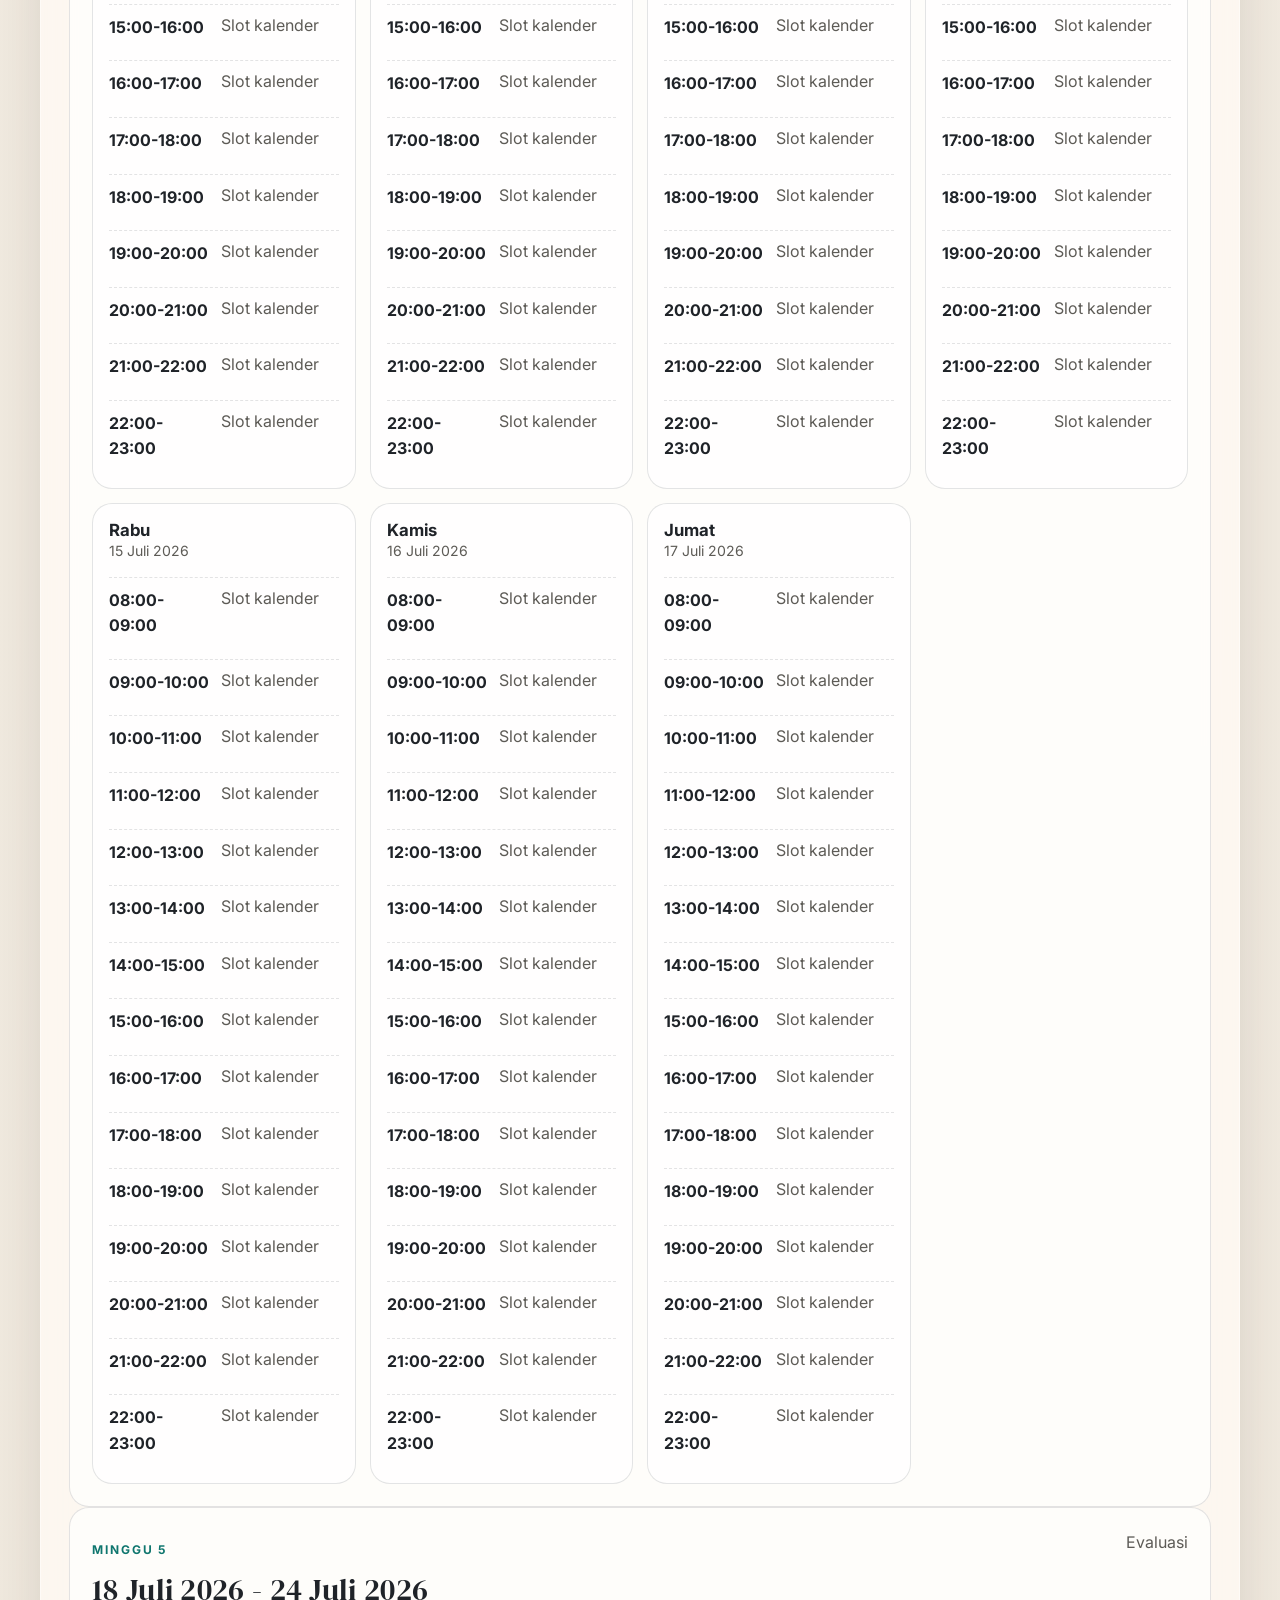
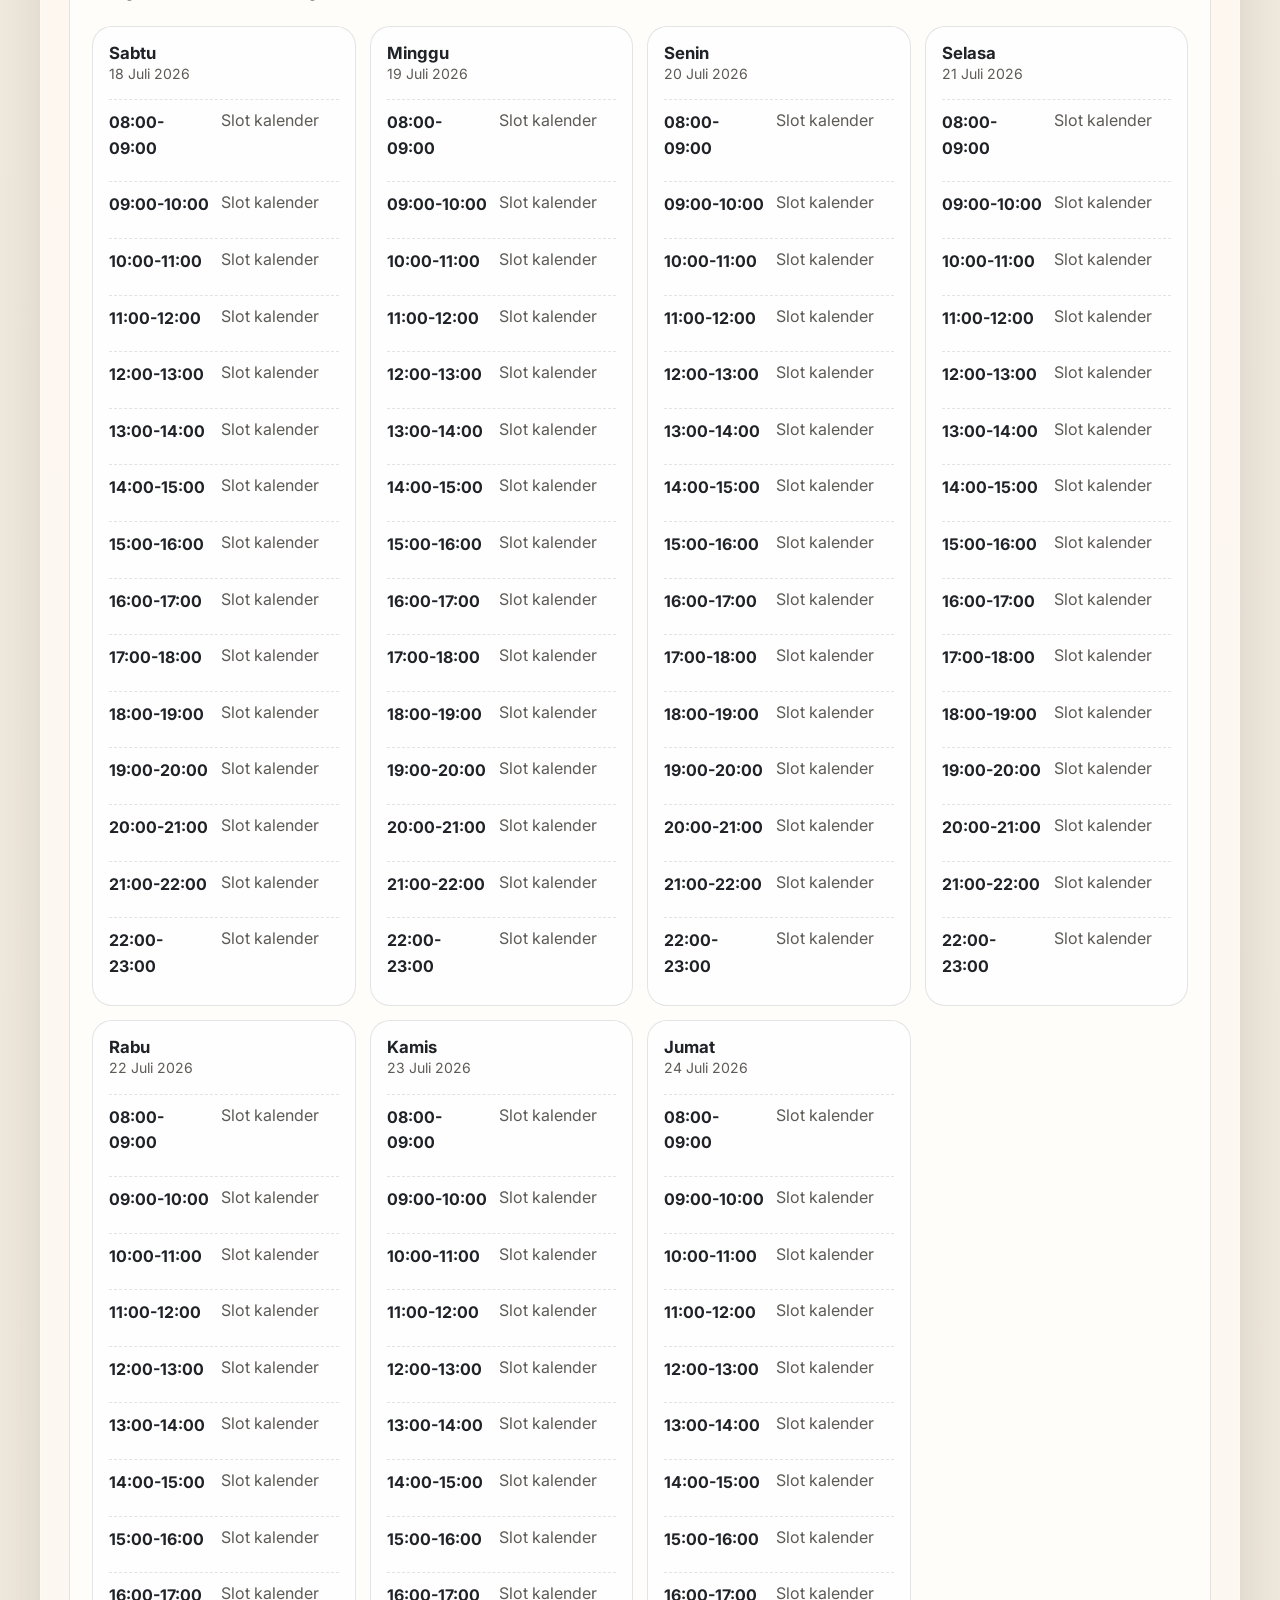
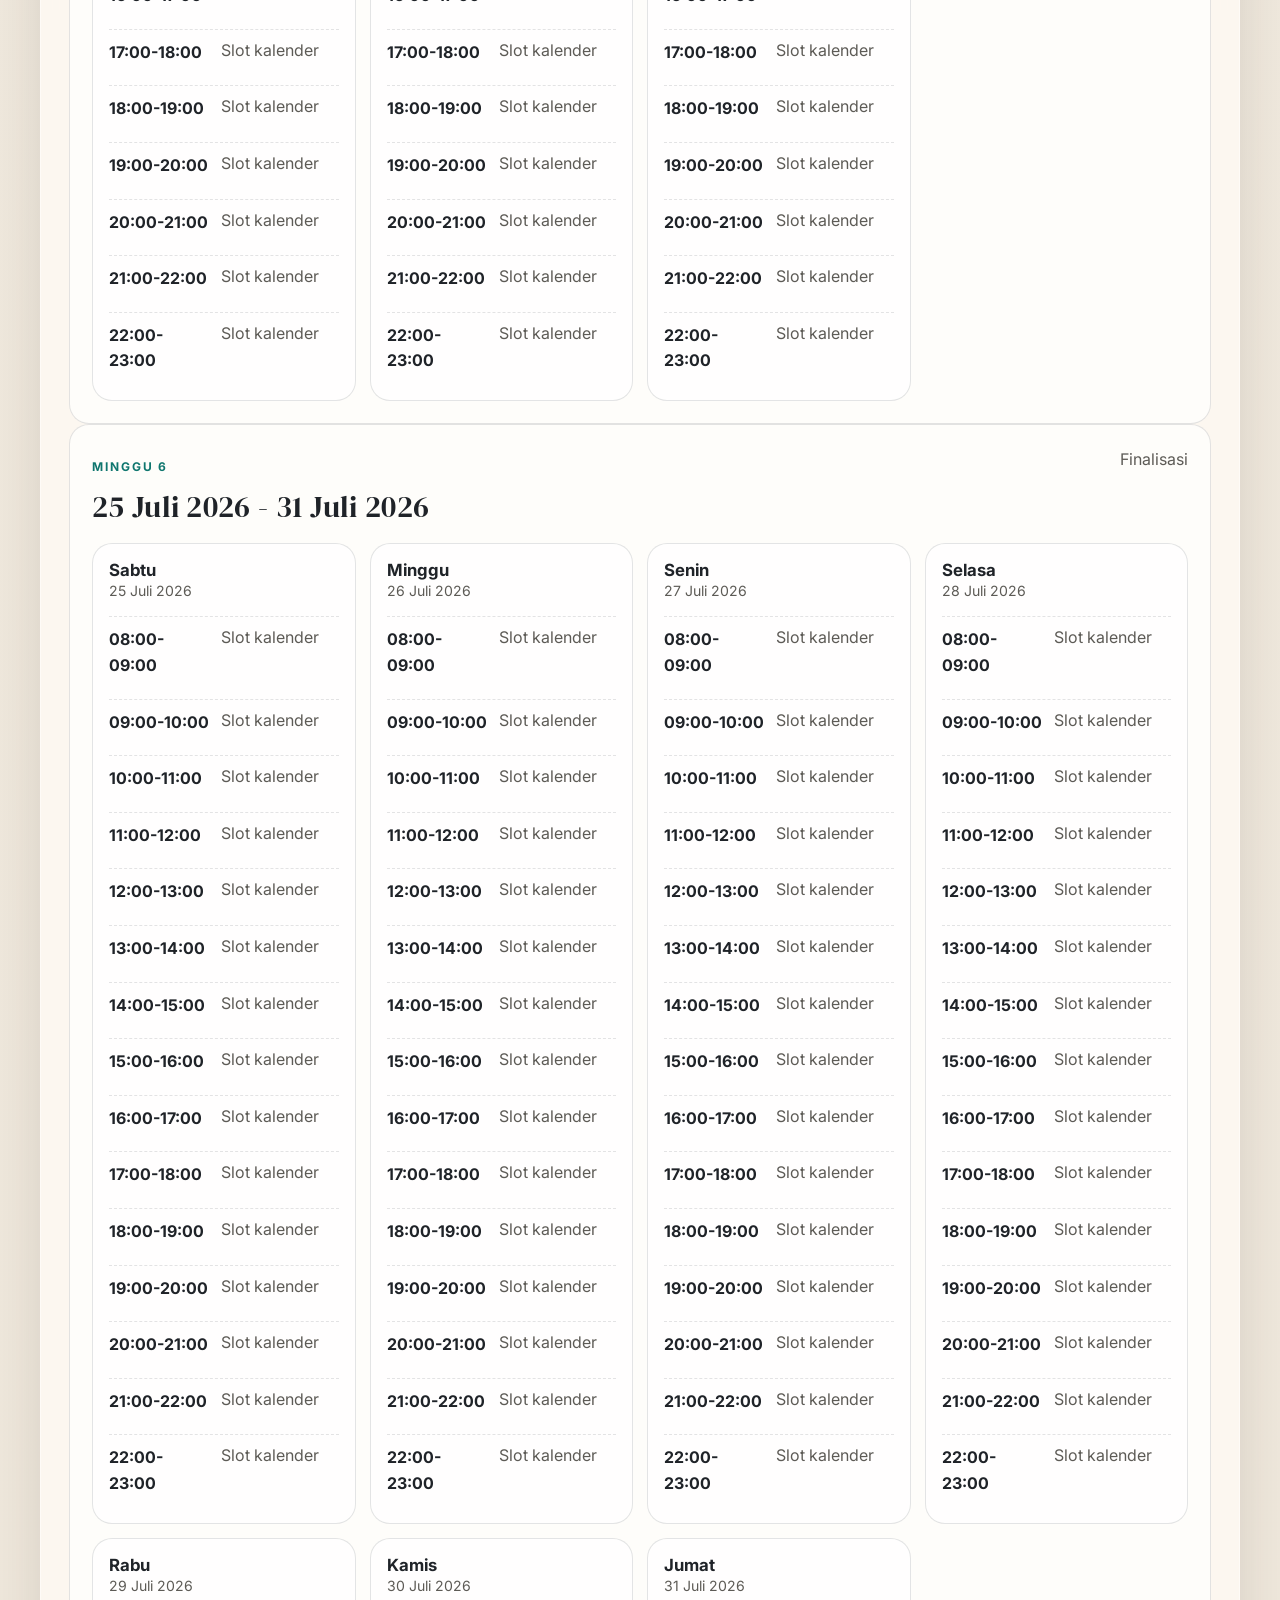
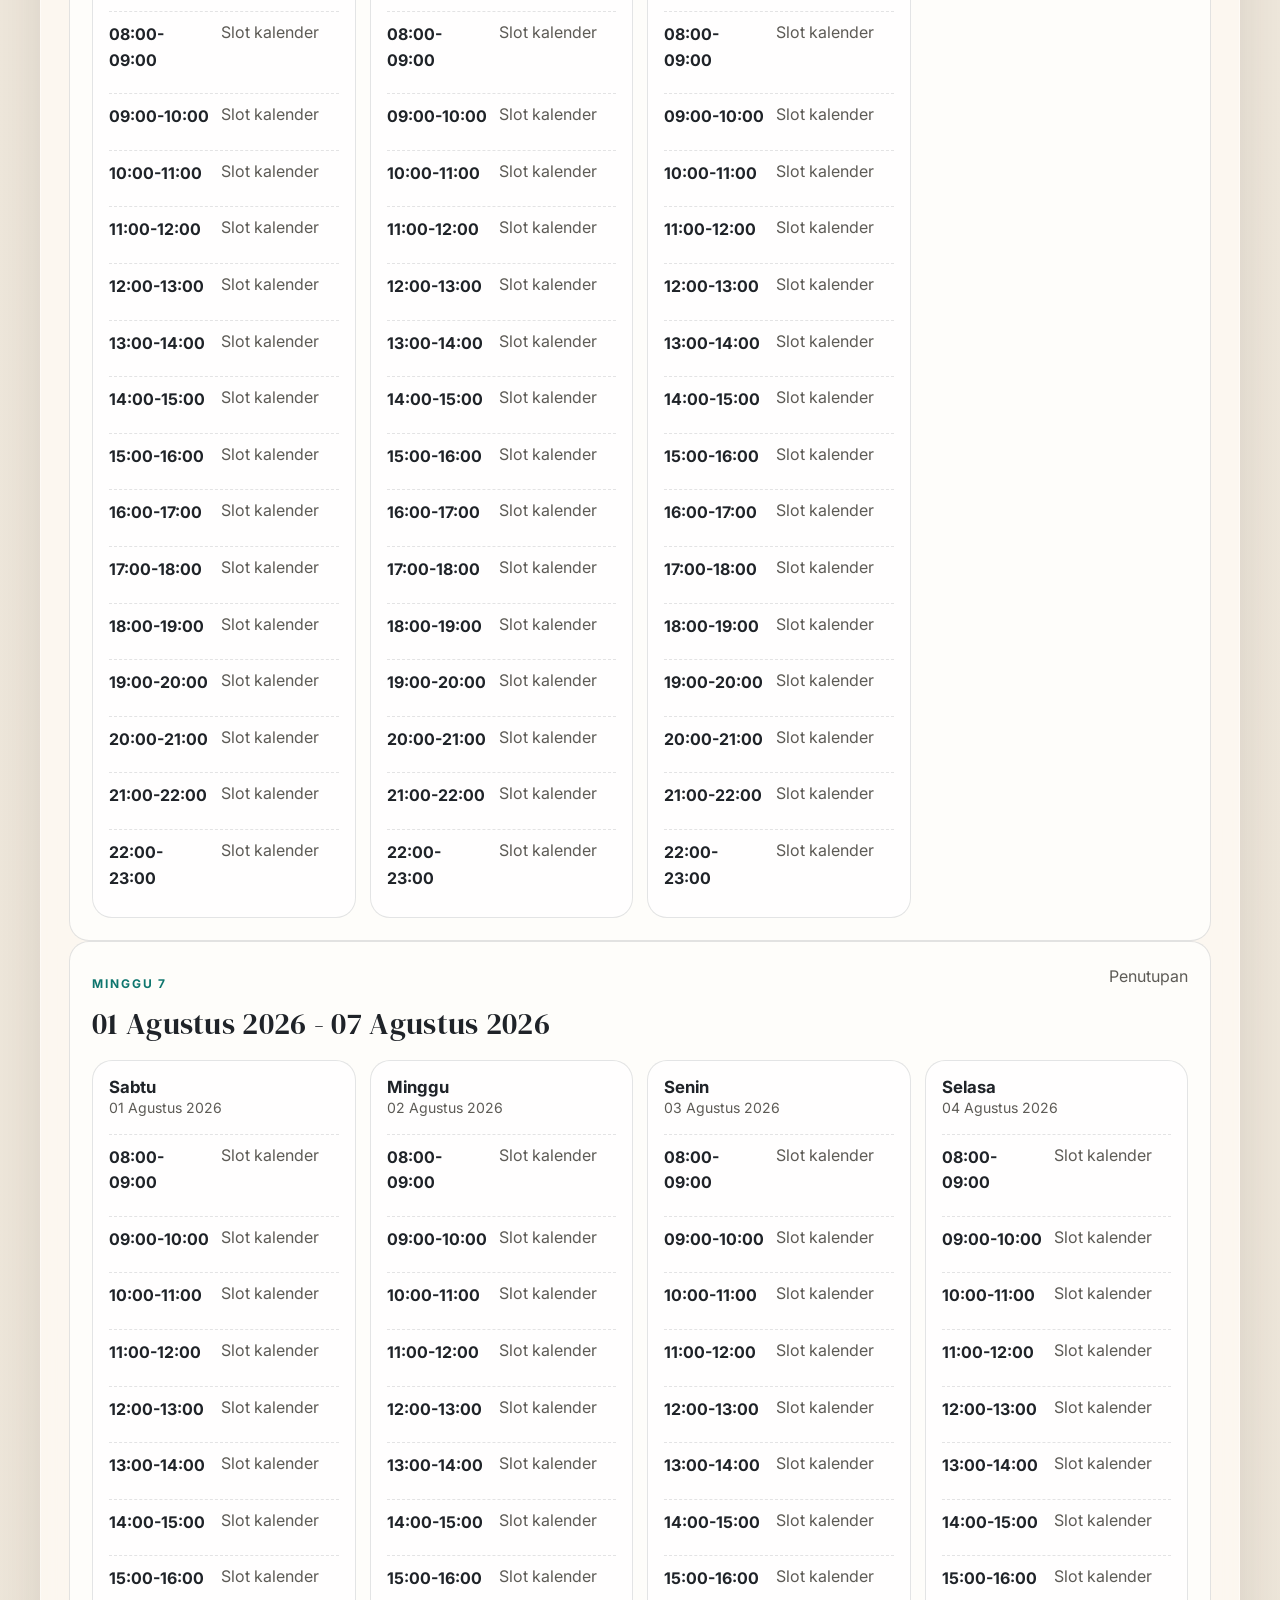
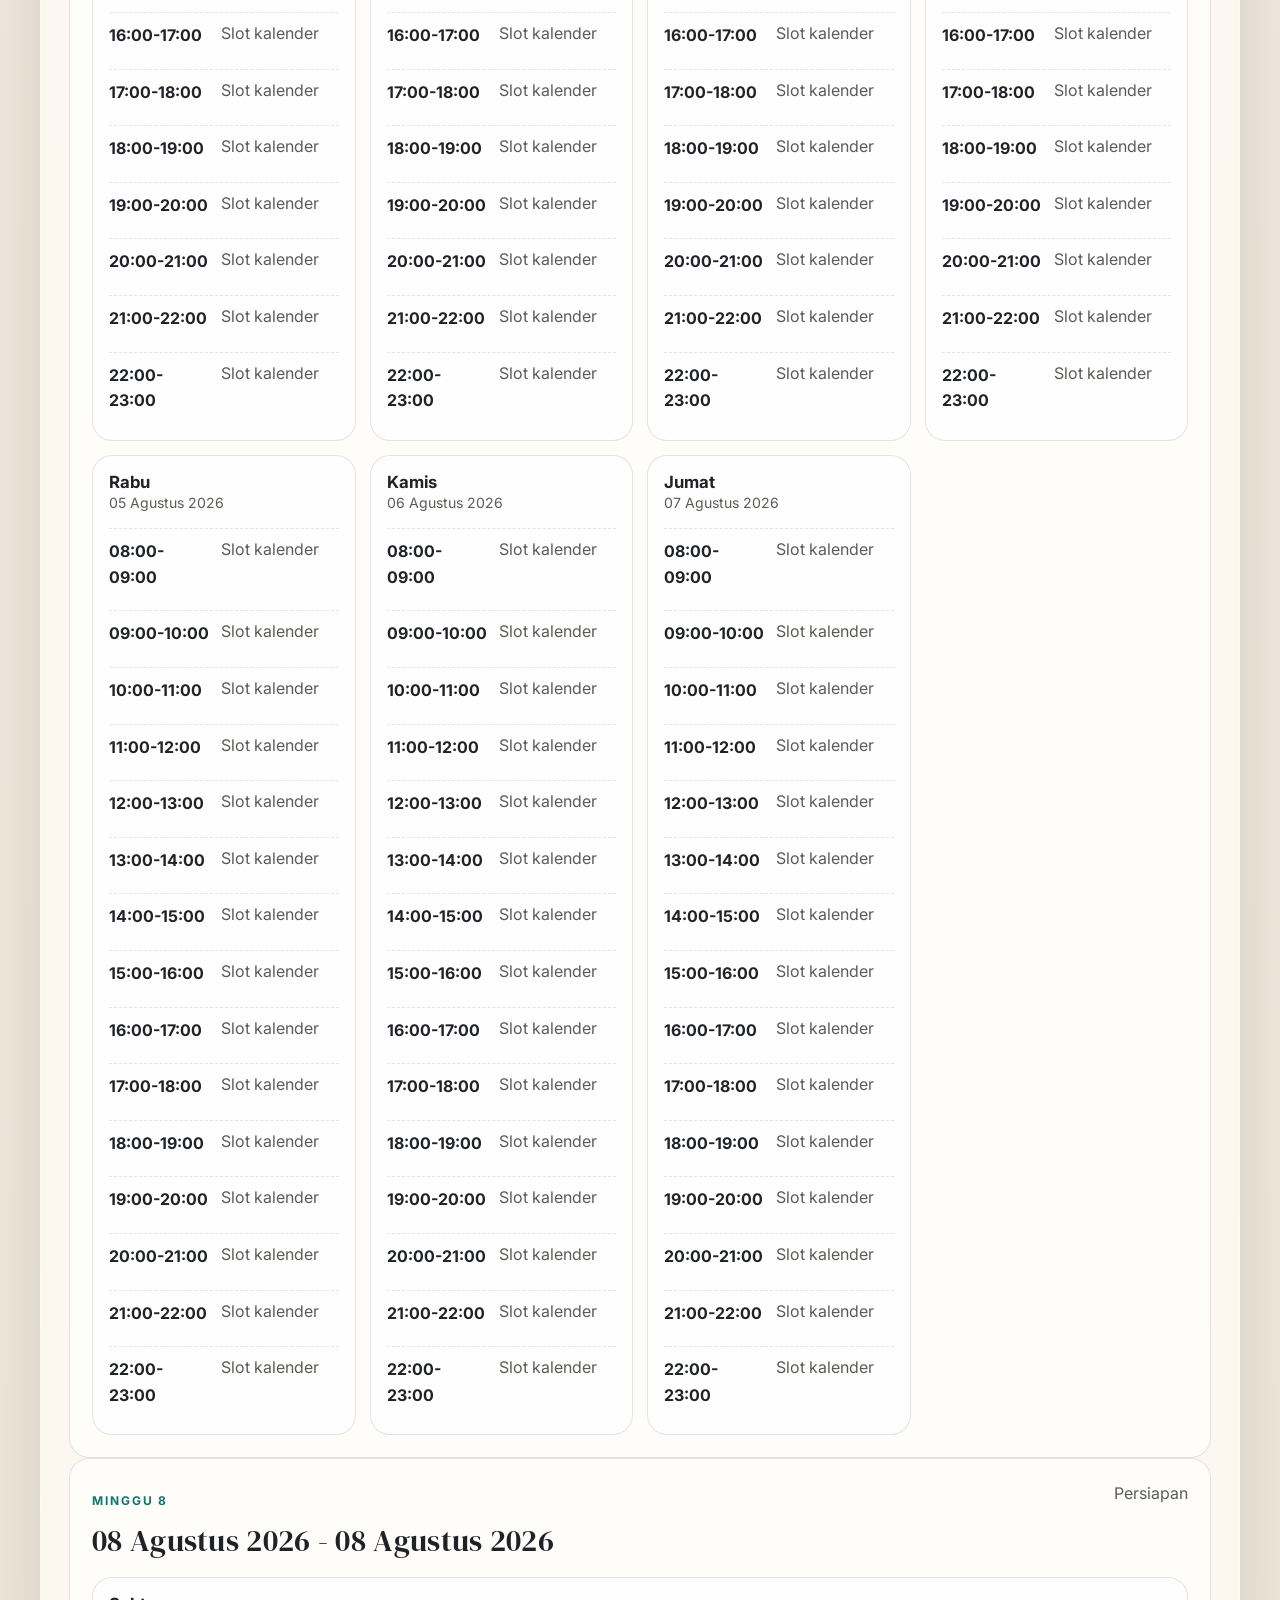
<file: laras.html>
<!doctype html>
<html lang="id">
  <head>
    <meta charset="UTF-8" />
    <meta name="viewport" content="width=device-width, initial-scale=1.0" />
    <title>Laras | Gunung Kelir</title>
    <meta name="description" content="Kalender anggota Laras untuk proker KKN Sub Unit Gunung Kelir." />
    <link rel="preconnect" href="https://fonts.googleapis.com" />
    <link rel="preconnect" href="https://fonts.gstatic.com" crossorigin />
    <link href="https://fonts.googleapis.com/css2?family=DM+Serif+Display&family=Inter:wght@400;500;600;700;800&display=swap" rel="stylesheet" />
    <link rel="stylesheet" href="styles.css" />
  </head>
  <body>
    <div class="shell">
      <header class="hero">
        <p class="eyebrow">KKN Sub Unit Gunung Kelir</p>
        <h1 id="page-title"></h1>
        <p class="hero-copy" id="page-subtitle"></p>
        <div class="stats-strip">
          <div><span>Jam Proker Pokok</span><strong id="primary-hours">0</strong></div>
          <div><span>Jam Proker Bantu</span><strong id="support-hours">0</strong></div>
        </div>
        <div class="hero-actions">
          <a class="btn primary" href="index.html">Kembali ke Beranda</a>
          <a class="btn secondary" href="timeline.html">Timeline Utama</a>
        </div>
      </header>

      <nav class="nav" id="page-nav"></nav>

      <section class="panel">
        <p class="section-note" id="page-summary"></p>
        <form id="entry-form" class="entry-form">
          <div class="form-grid">
            <label>
              Tanggal
              <input name="date" type="date" required />
            </label>
            <label>
              Jam mulai
              <input name="startTime" type="time" required />
            </label>
            <label>
              Jam selesai
              <input name="endTime" type="time" required />
            </label>
            <label>
              Kategori
              <select name="category" required>
                <option value="pokok">Proker Pokok</option>
                <option value="bantu">Proker Bantu</option>
              </select>
            </label>
            <label class="form-span-2">
              Nama proker / kegiatan
              <input name="activity" type="text" maxlength="80" required />
            </label>
            <label class="form-span-2">
              Catatan
              <input name="notes" type="text" maxlength="120" placeholder="Opsional" />
            </label>
          </div>
          <div class="form-actions">
            <button type="submit" class="btn primary">Simpan ke Timeline Bersama</button>
            <p id="form-status" class="form-status">Data akan dikirim ke backend bersama jika URL Apps Script sudah diisi.</p>
          </div>
        </form>
        <div id="calendar-list"></div>
      </section>
    </div>

    <script>
      window.PAGE_CONFIG = {
        memberName: 'Laras',
        personId: 'laras',
        backendUrl: '',
        title: 'Laras',
        subtitle: 'Halaman kalender Laras dari 20 Juni sampai 8 Agustus.',
        summary: 'Kalender ini sengaja dibuat sederhana supaya mudah dipakai di Google Sites.',
        navLinks: [
          { label: 'Beranda', href: 'index.html' },
          { label: 'Timeline', href: 'timeline.html' },
          { label: 'Naldo', href: 'naldo.html' },
          { label: 'Hafiz', href: 'hafiz.html' },
          { label: 'Rachma', href: 'rachma.html' },
          { label: 'Livia', href: 'livia.html' },
          { label: 'Laras', href: 'laras.html' },
          { label: 'Tata', href: 'tata.html' },
        ],
      };
    </script>
    <script src="config.js"></script>
    <script src="app.js"></script>
  </body>
</html>
</file>
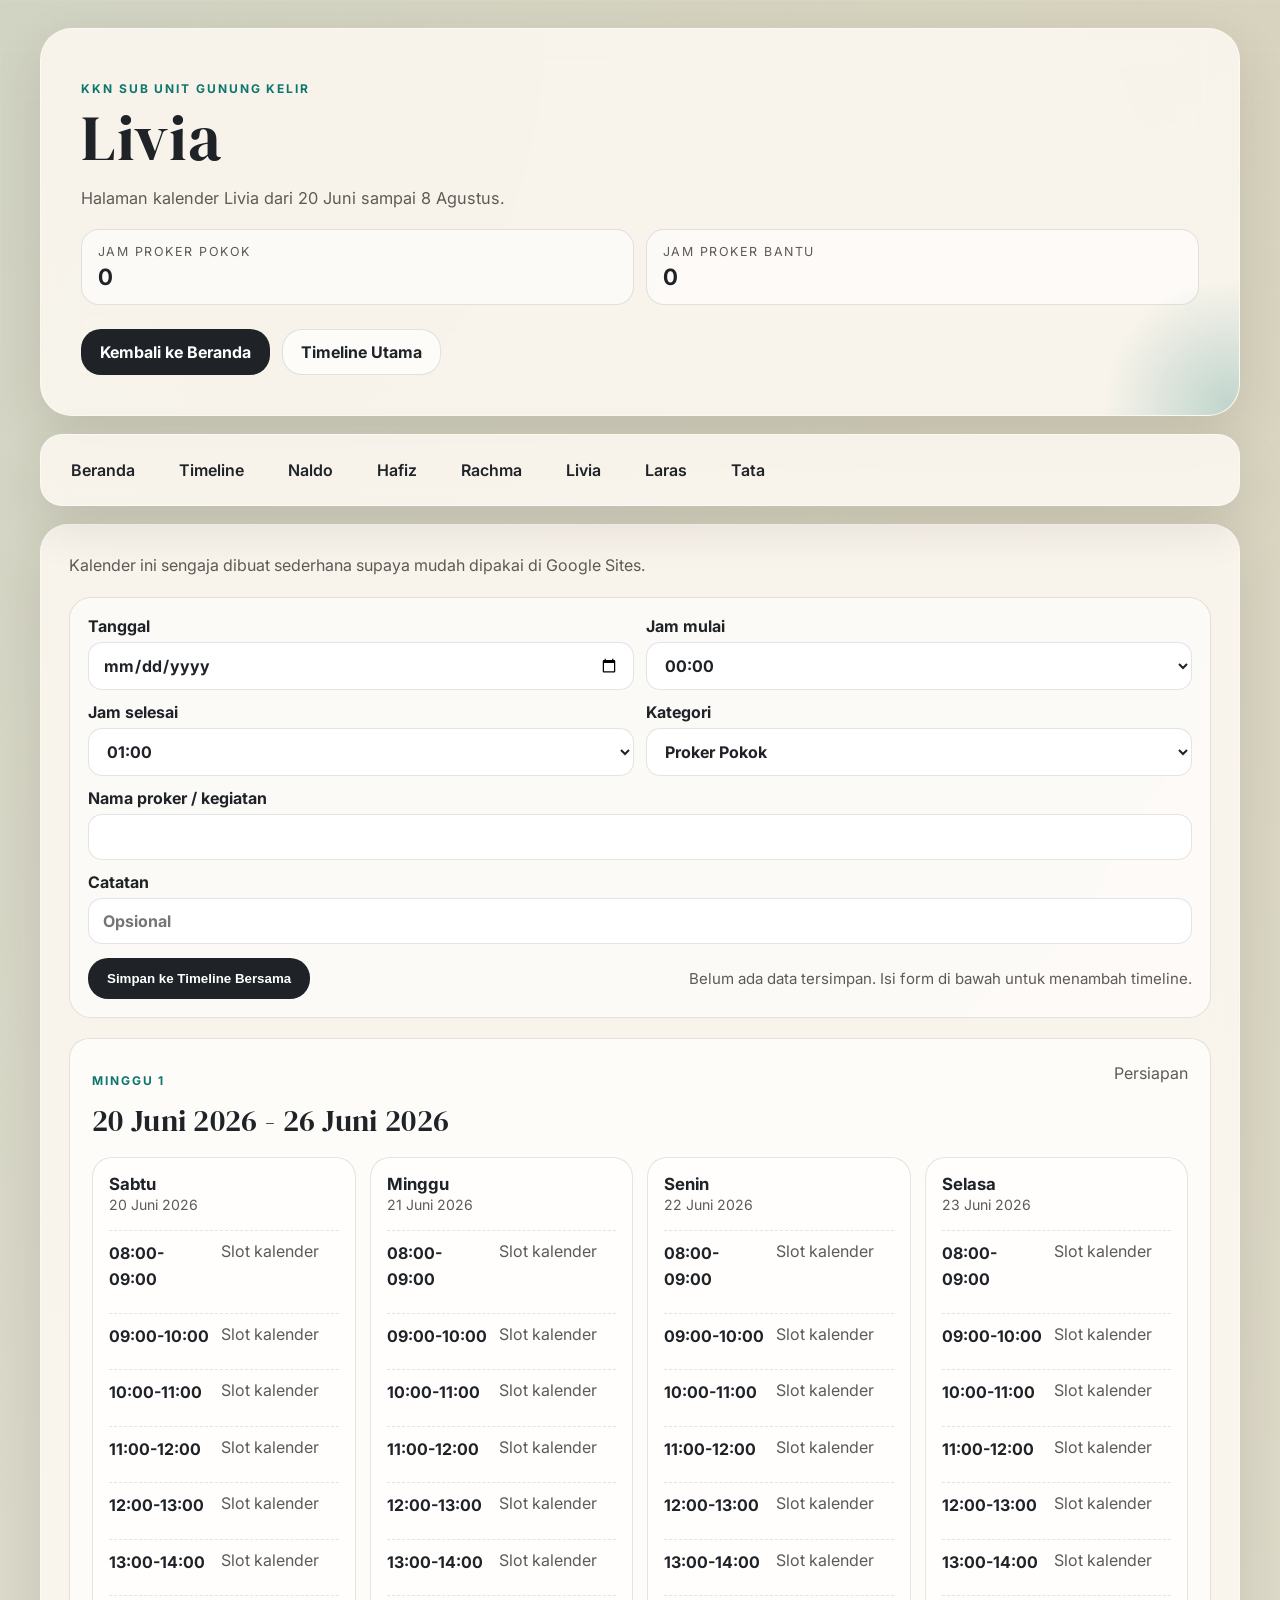
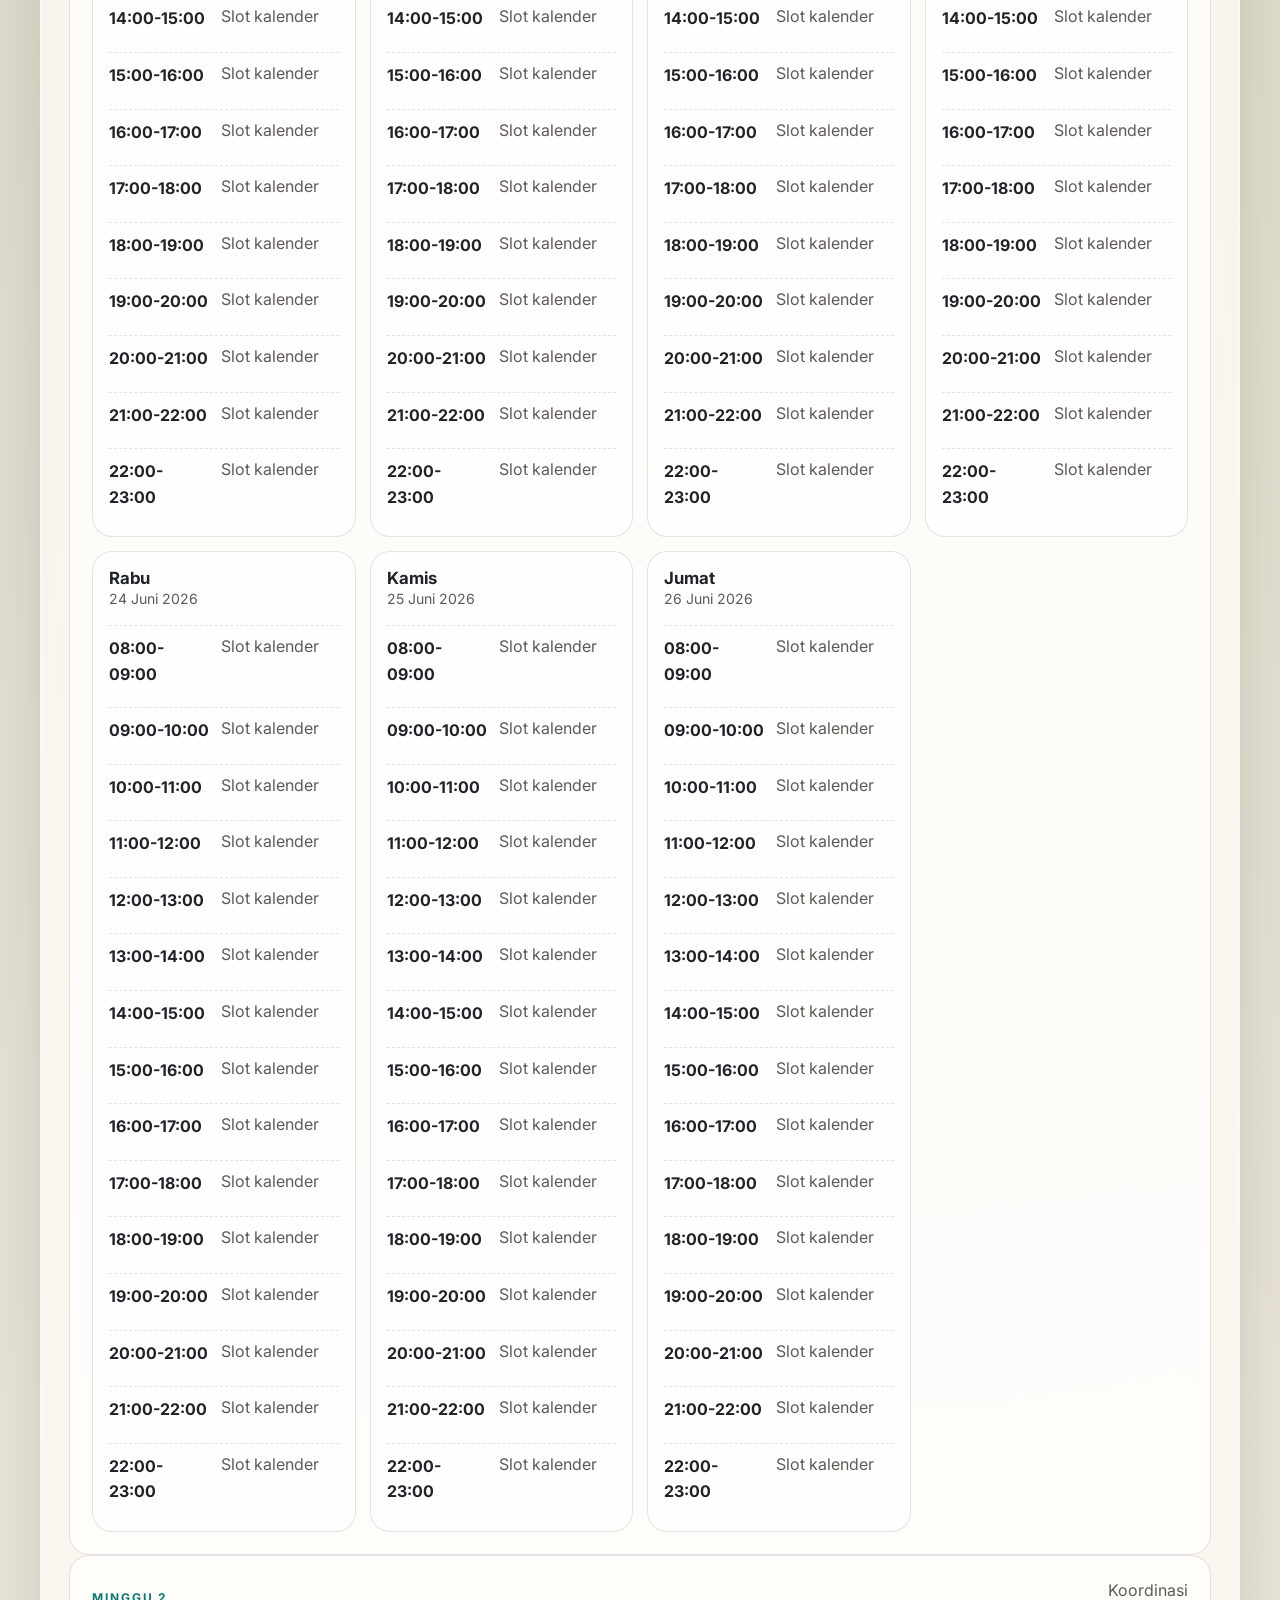
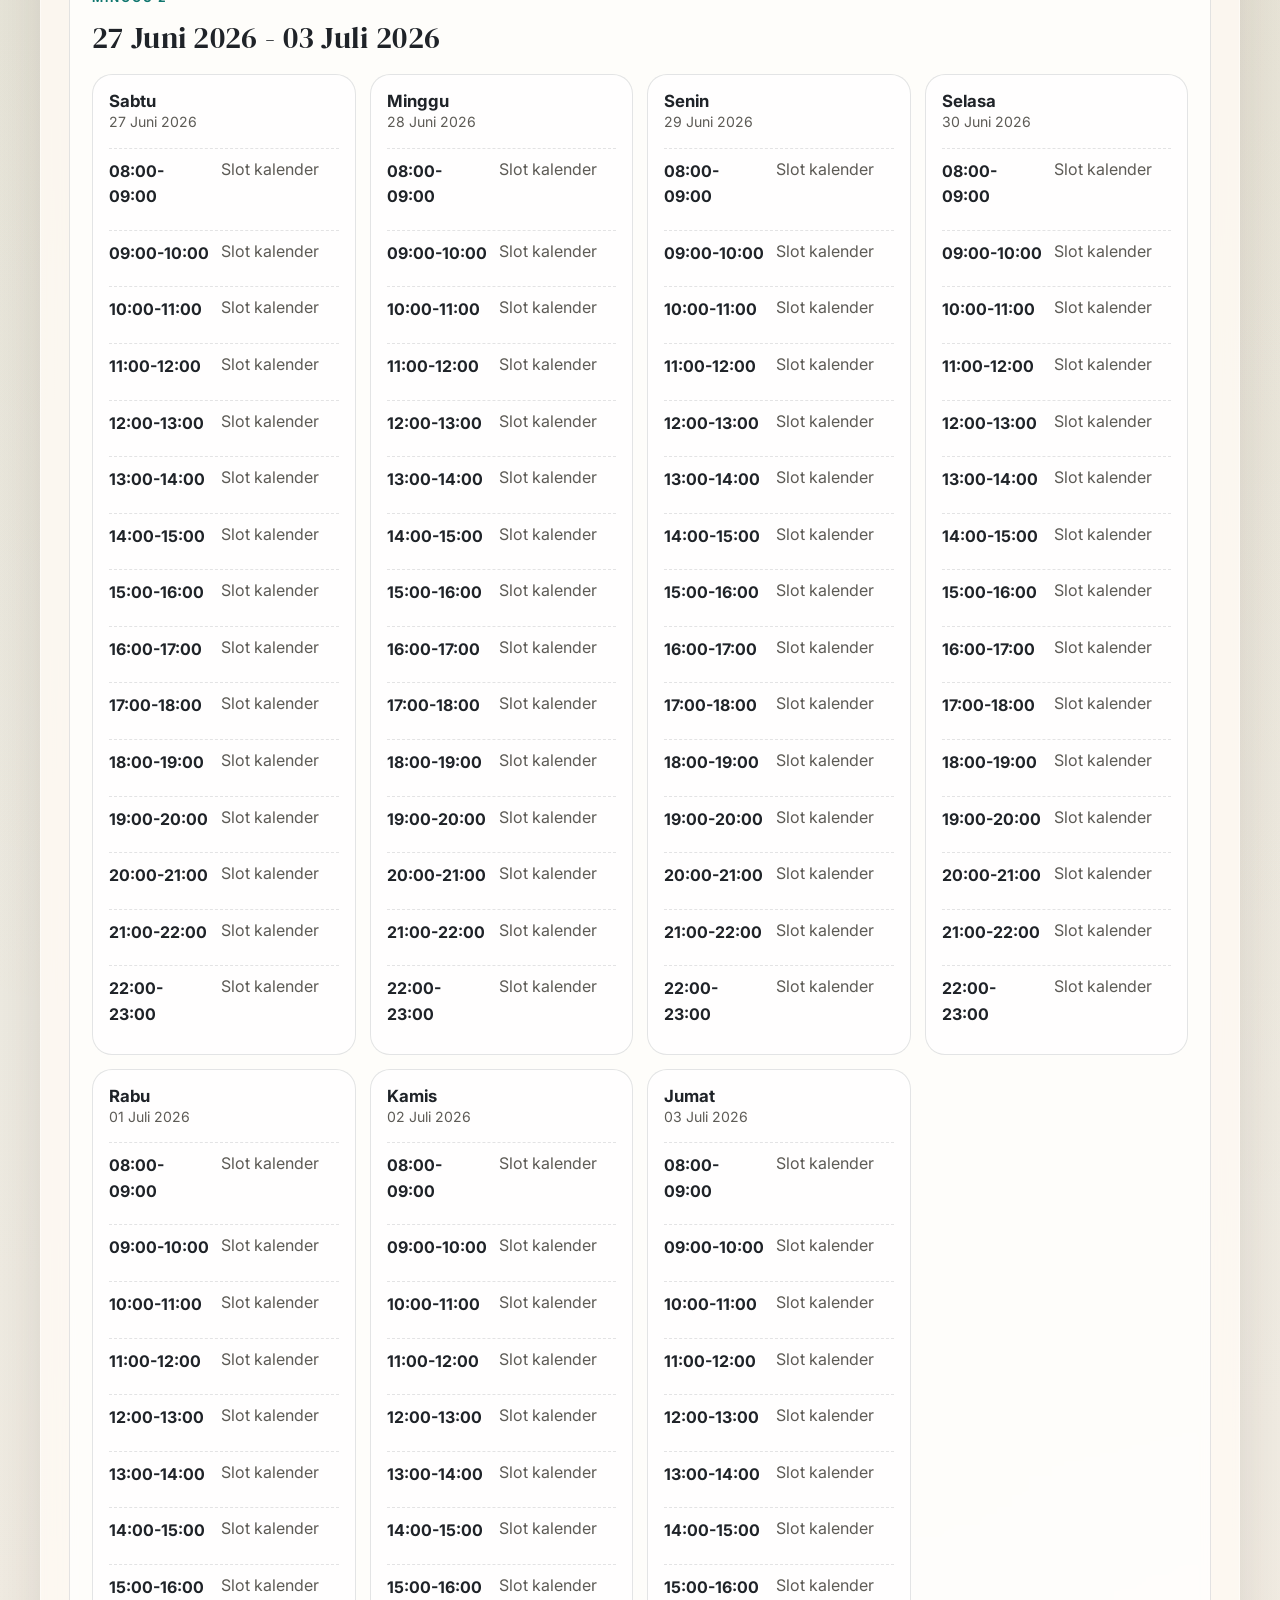
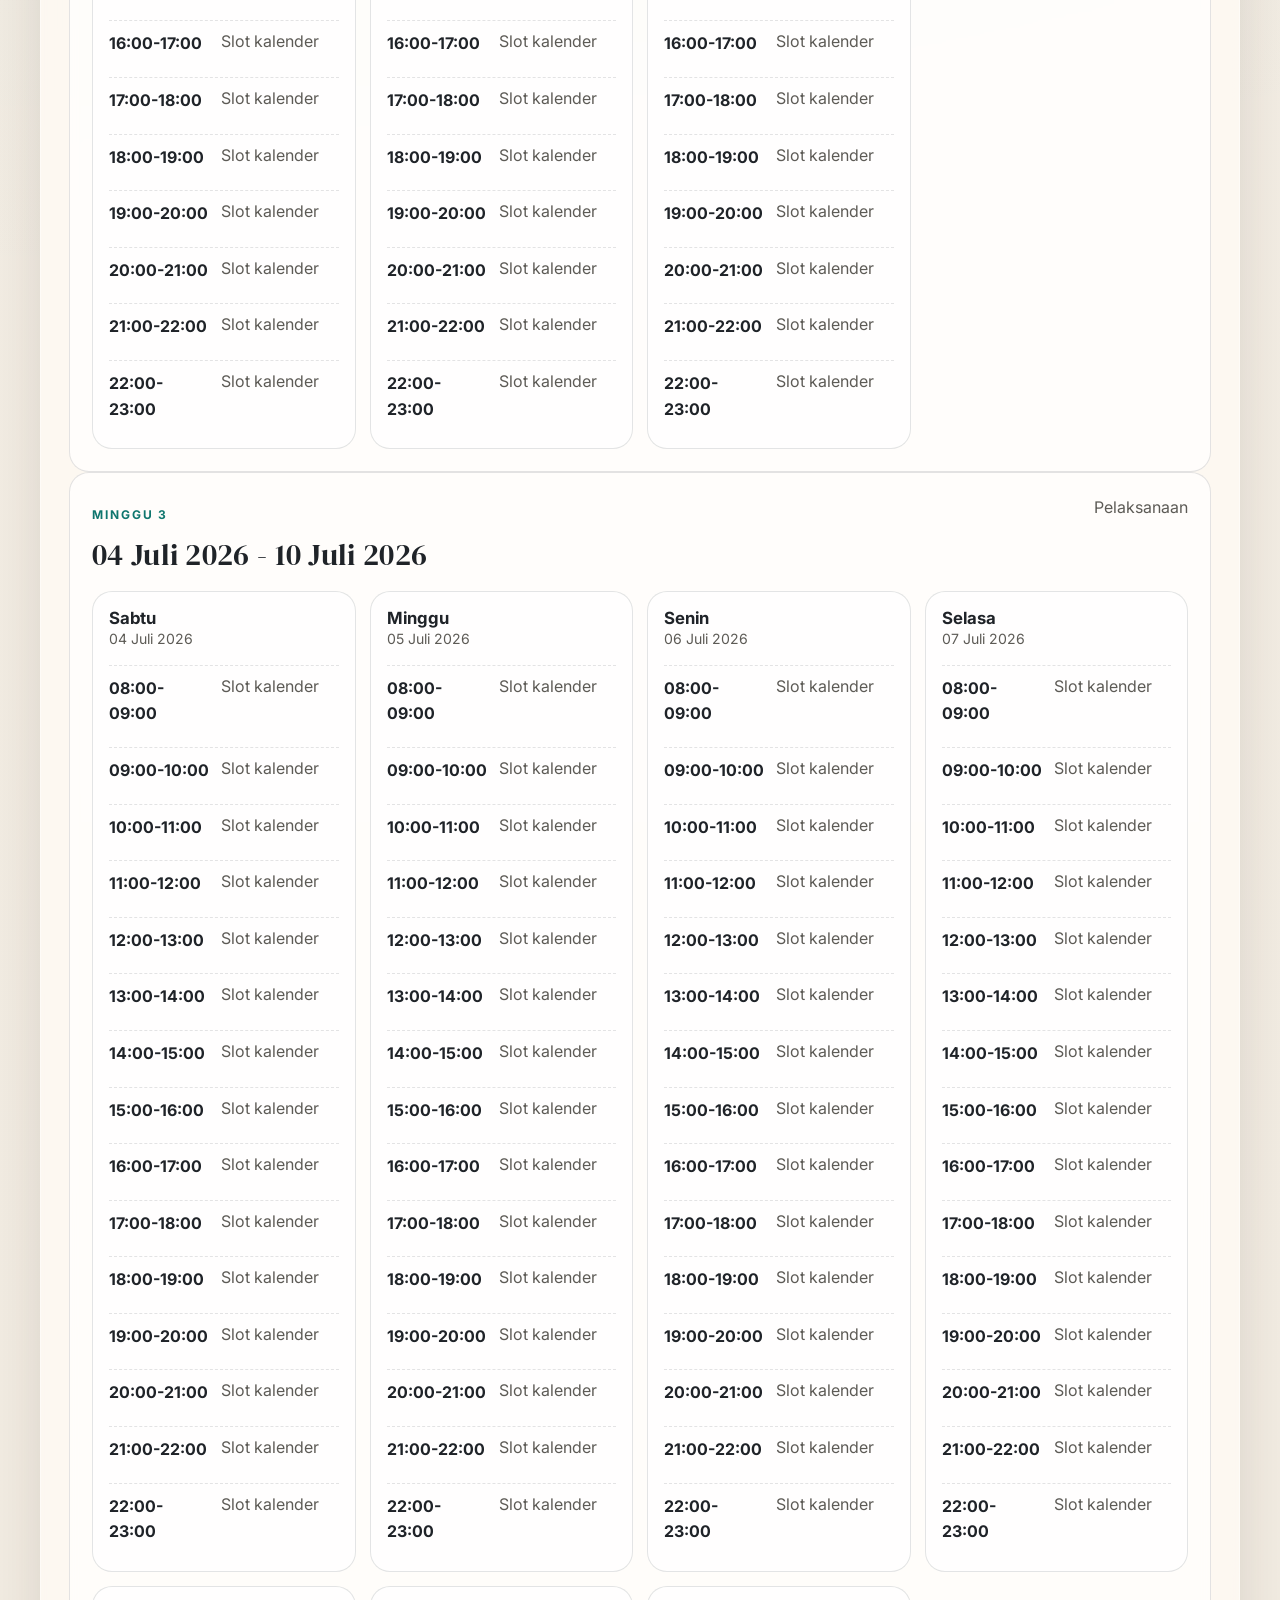
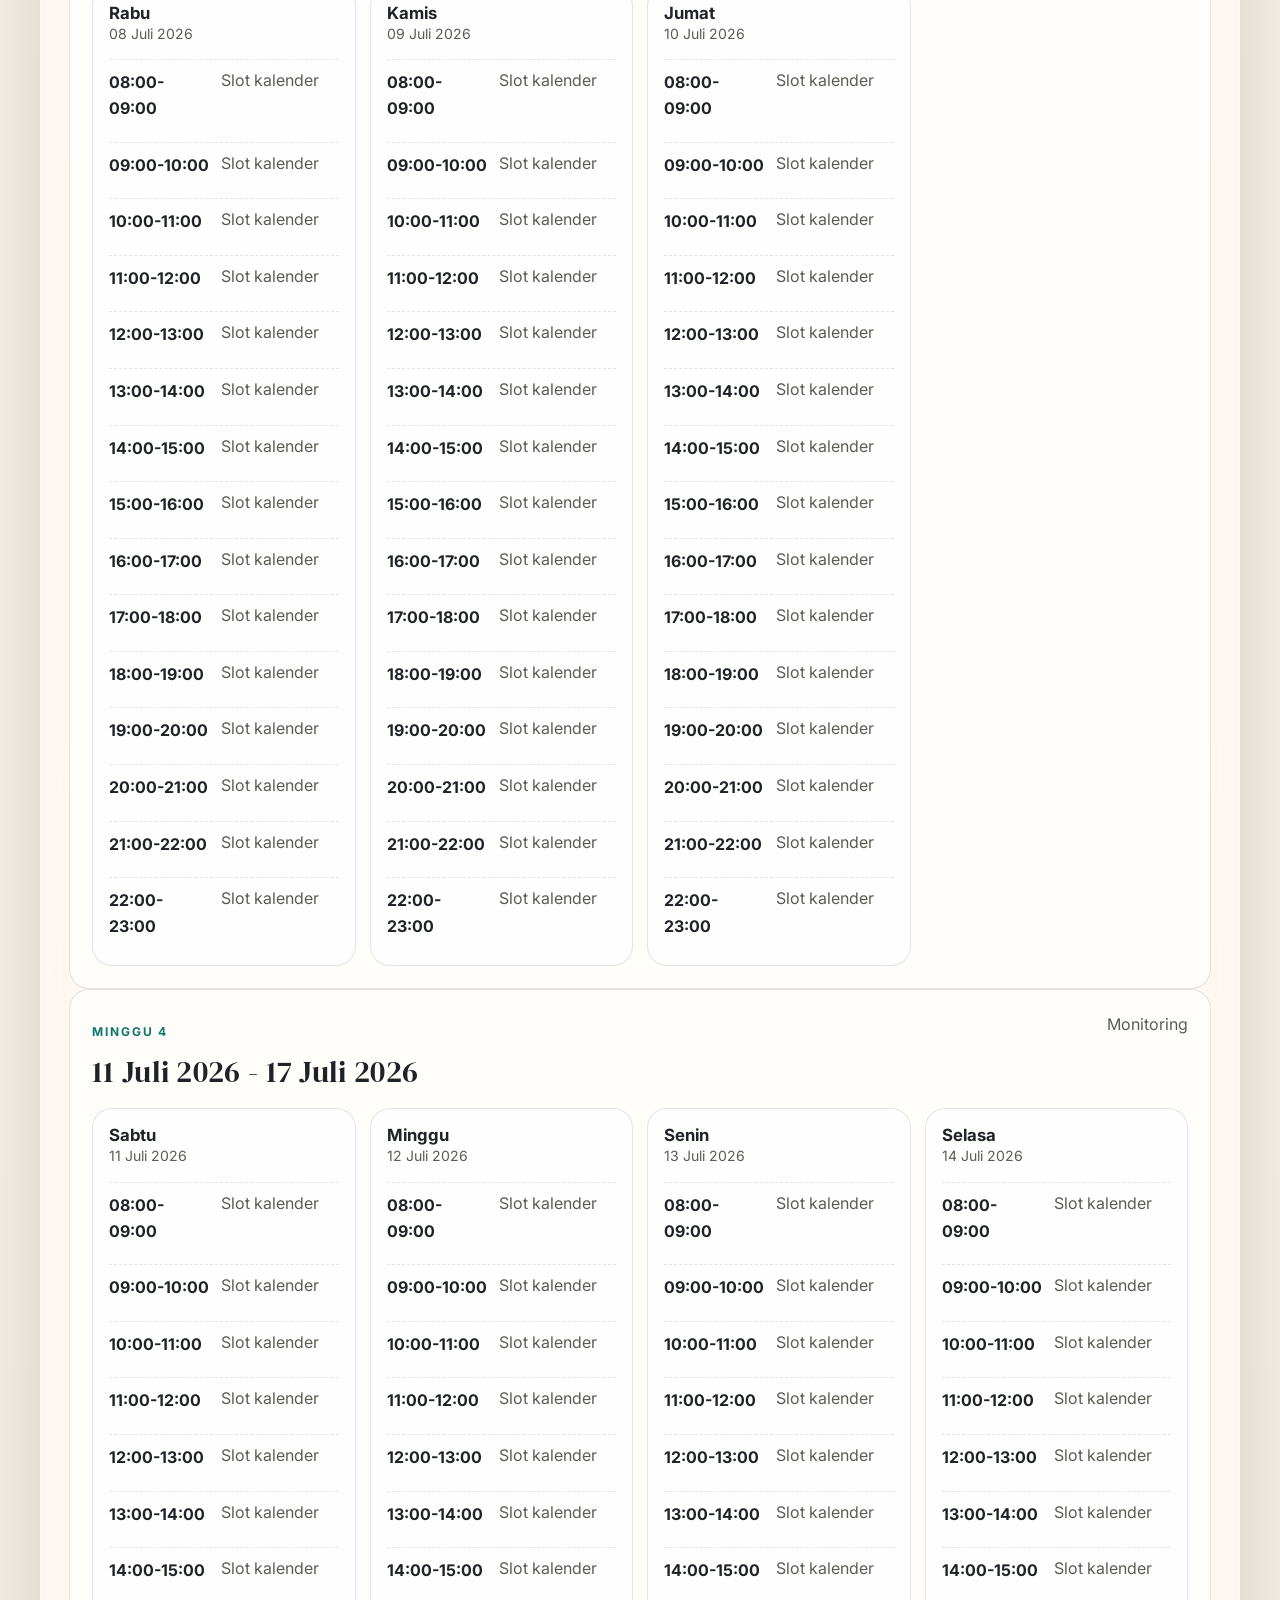
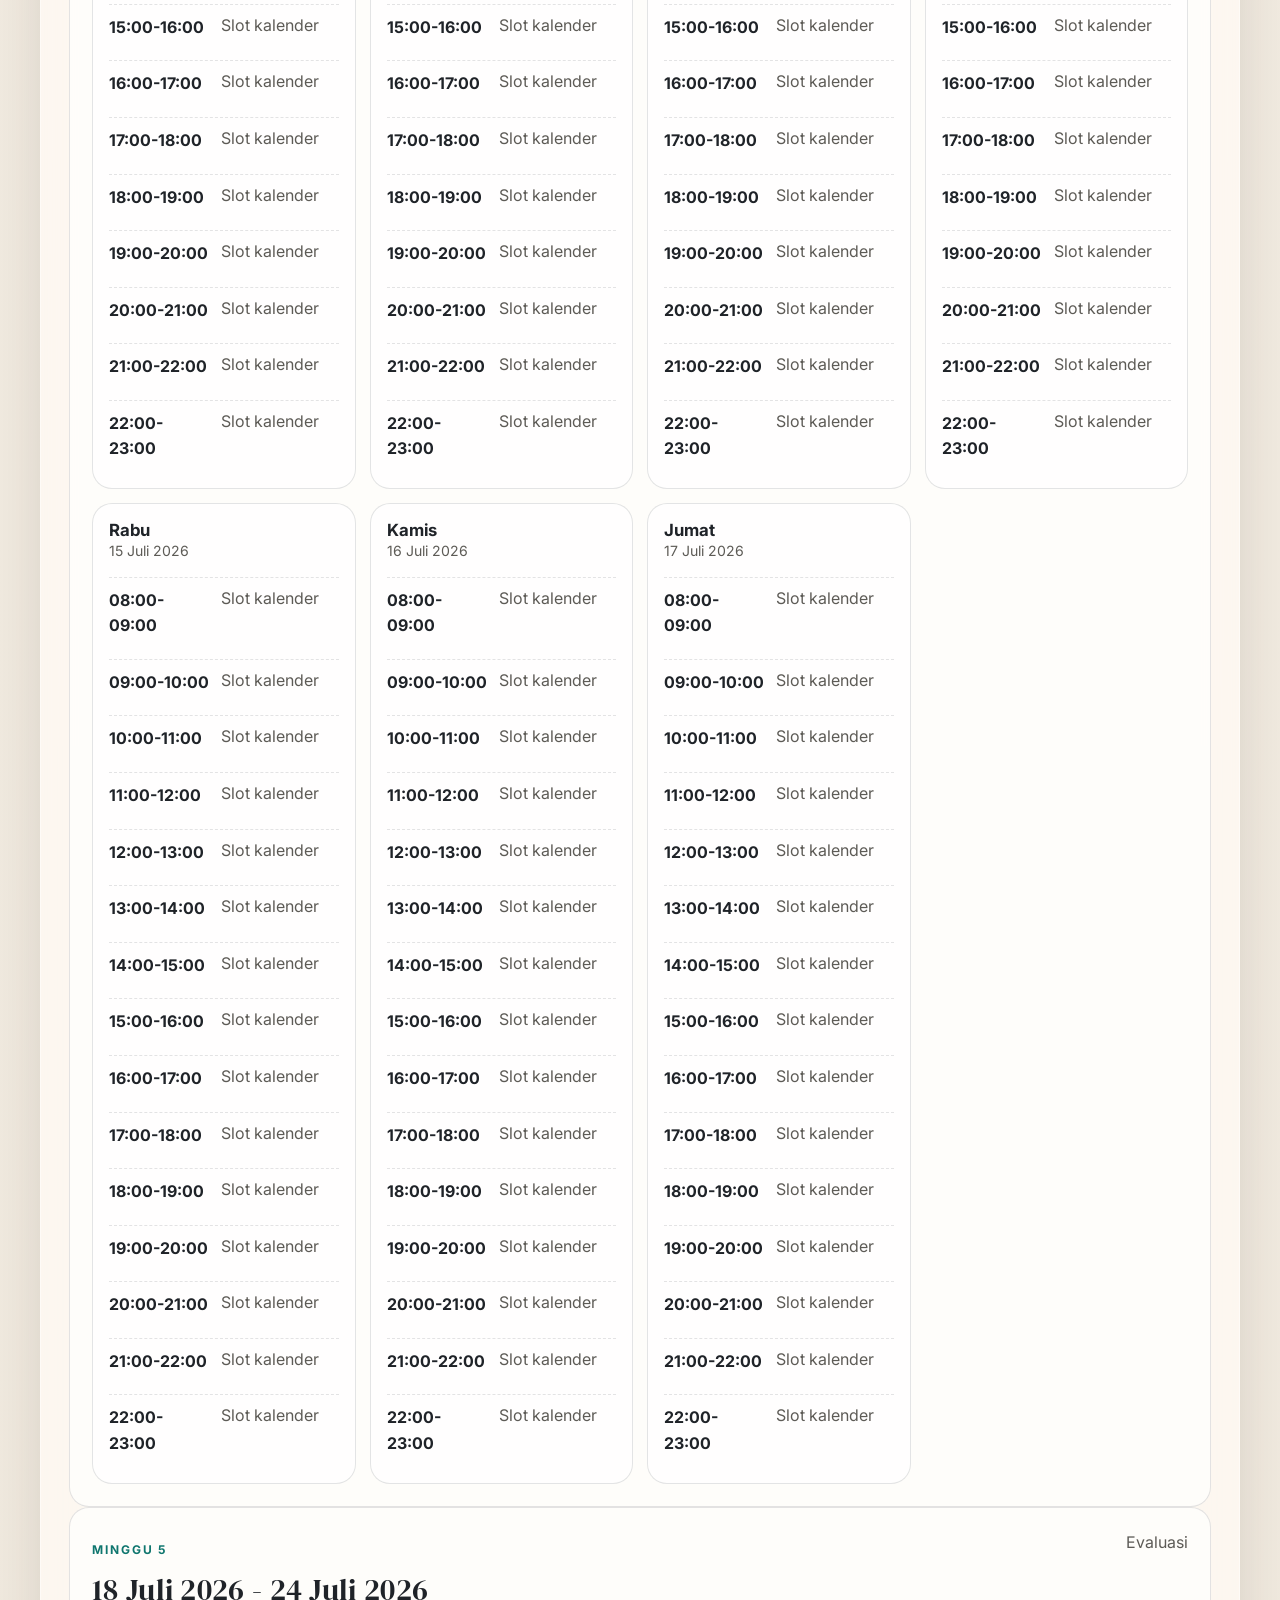
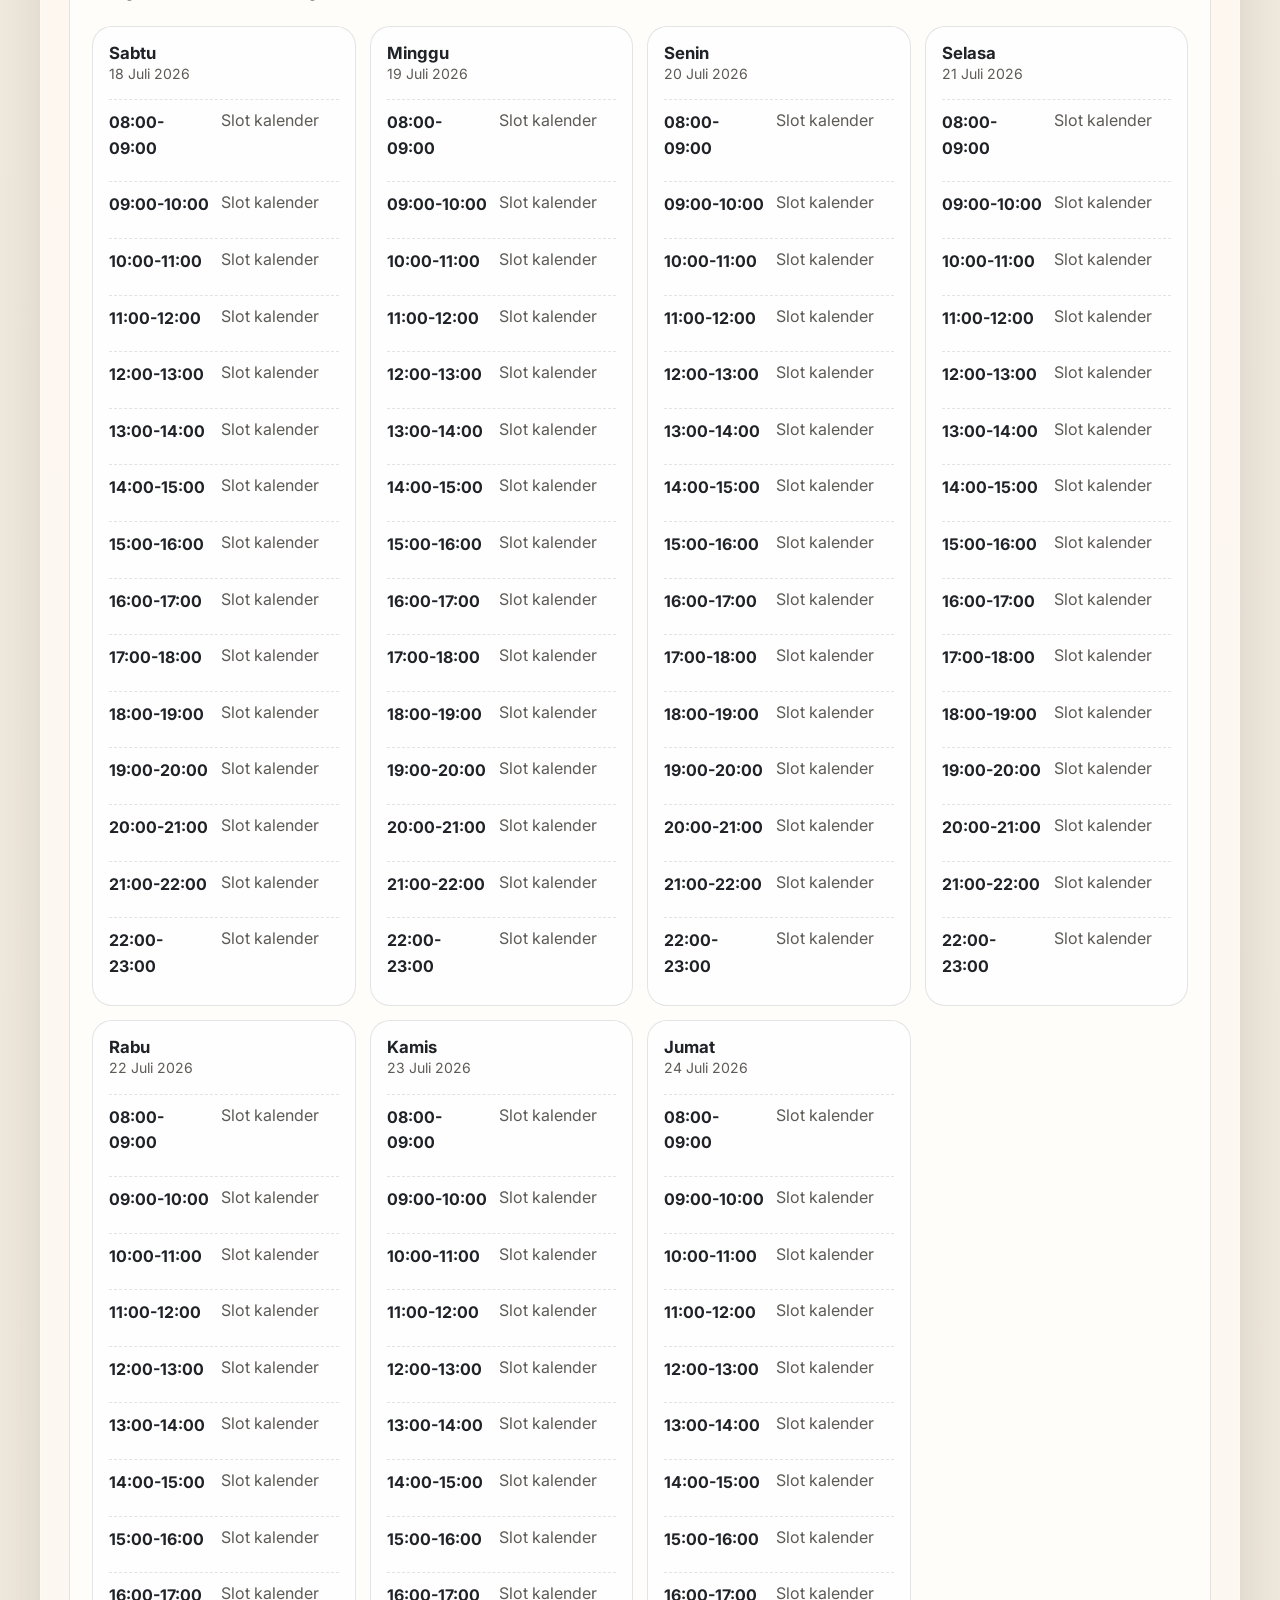
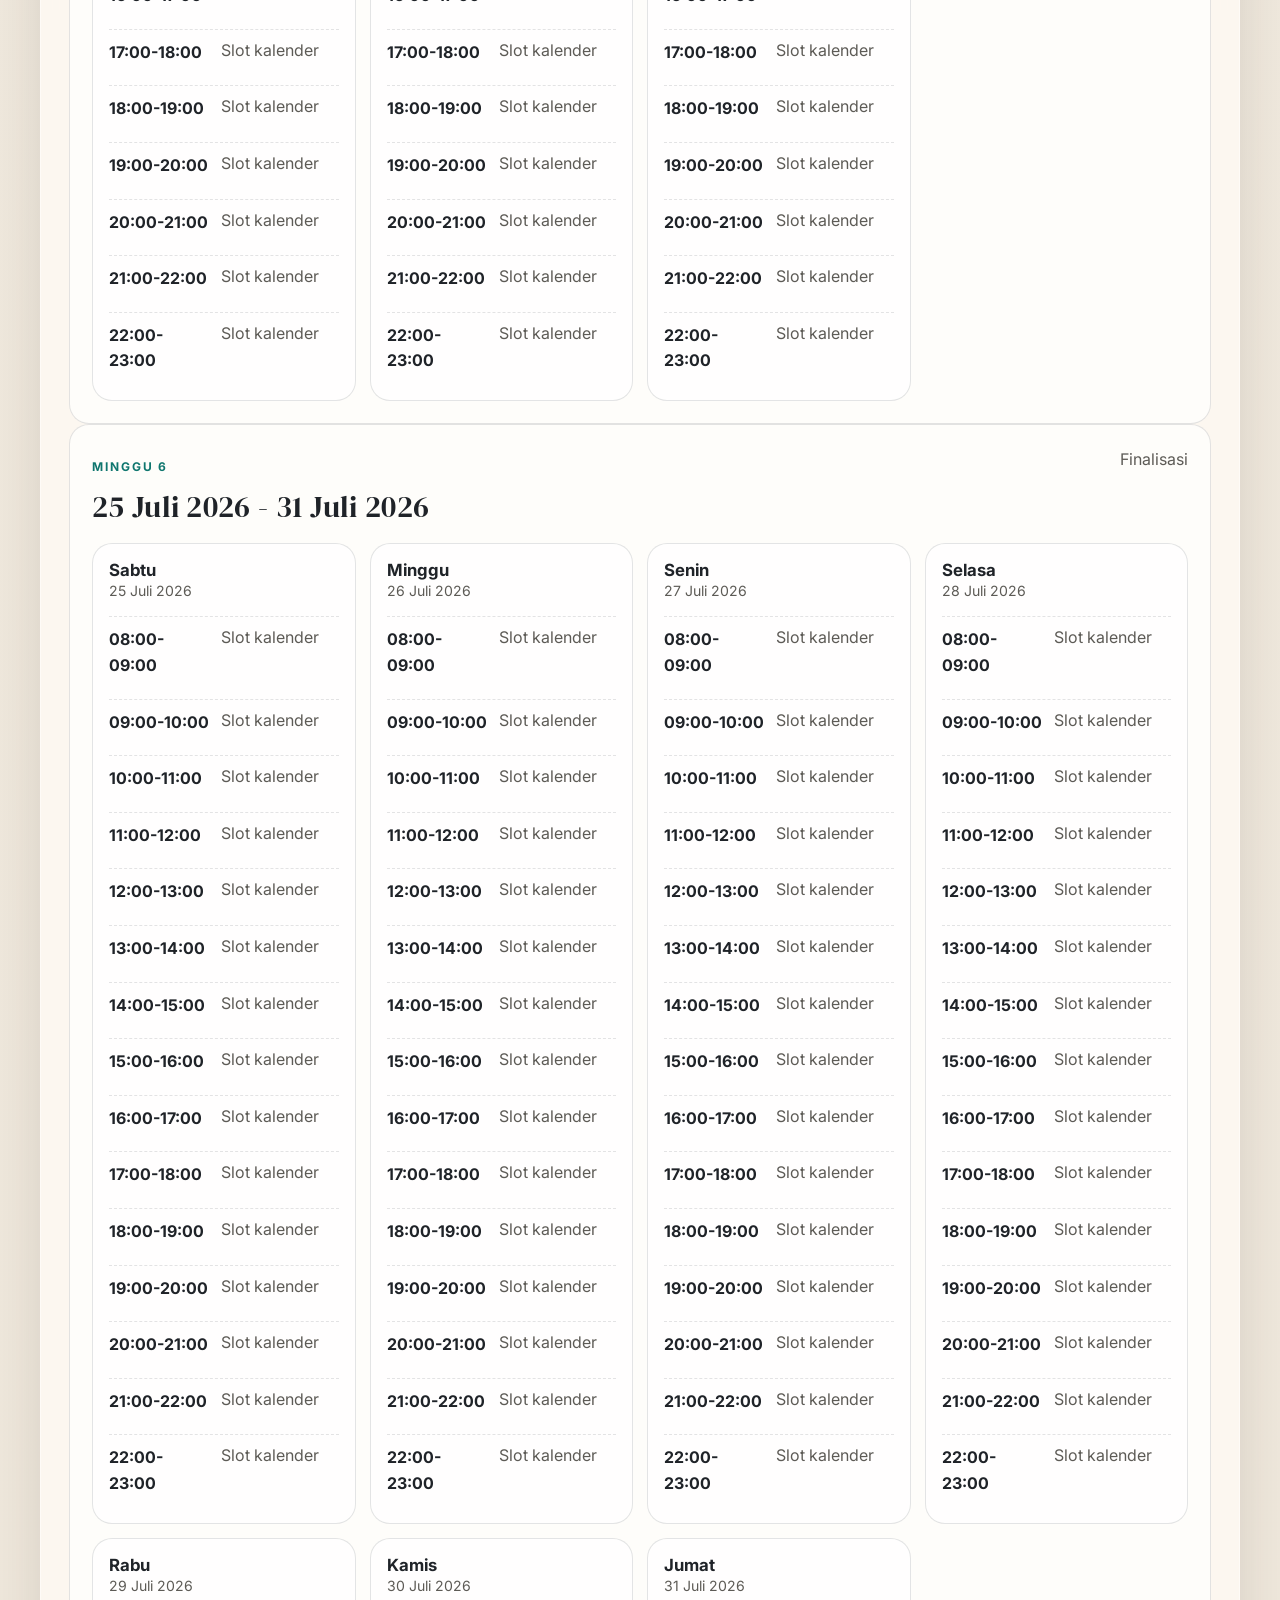
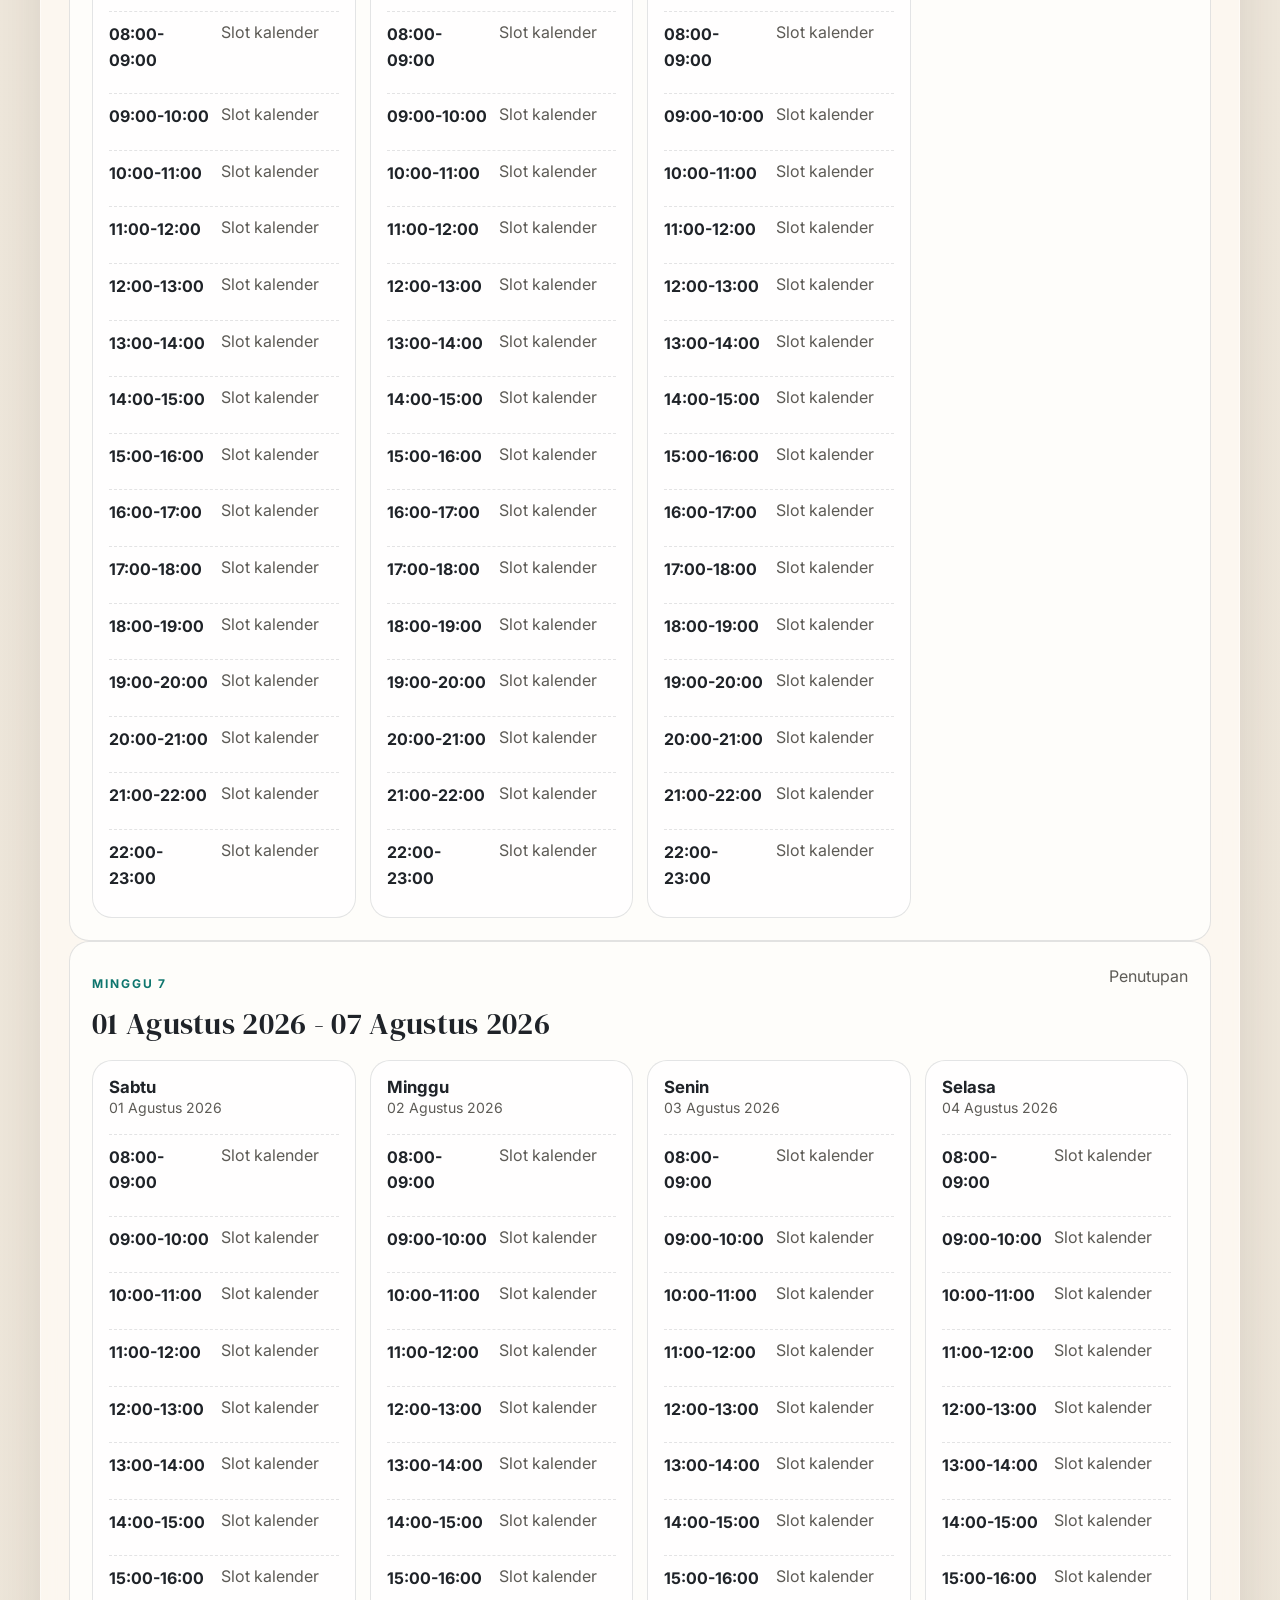
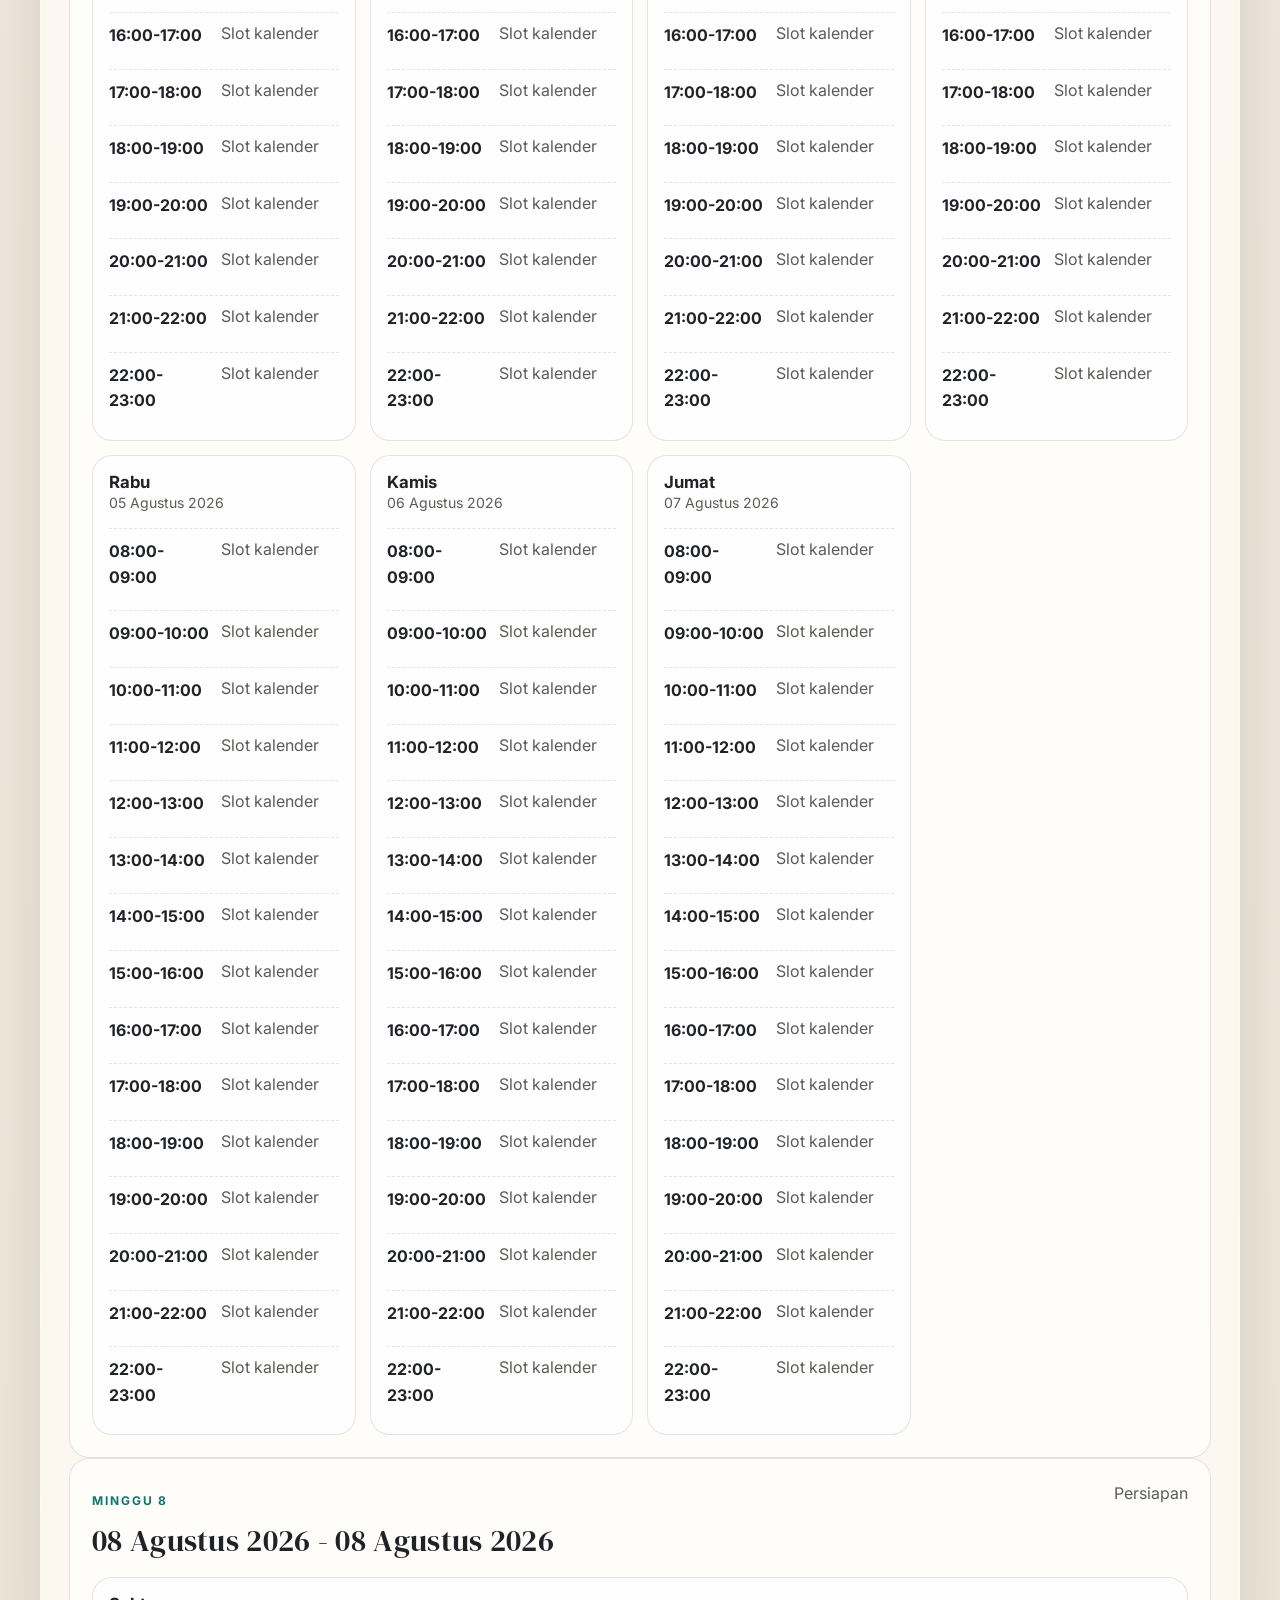
<file: livia.html>
<!doctype html>
<html lang="id">
  <head>
    <meta charset="UTF-8" />
    <meta name="viewport" content="width=device-width, initial-scale=1.0" />
    <title>Livia | Gunung Kelir</title>
    <meta name="description" content="Kalender anggota Livia untuk proker KKN Sub Unit Gunung Kelir." />
    <link rel="preconnect" href="https://fonts.googleapis.com" />
    <link rel="preconnect" href="https://fonts.gstatic.com" crossorigin />
    <link href="https://fonts.googleapis.com/css2?family=DM+Serif+Display&family=Inter:wght@400;500;600;700;800&display=swap" rel="stylesheet" />
    <link rel="stylesheet" href="styles.css" />
  </head>
  <body>
    <div class="shell">
      <header class="hero">
        <p class="eyebrow">KKN Sub Unit Gunung Kelir</p>
        <h1 id="page-title"></h1>
        <p class="hero-copy" id="page-subtitle"></p>
        <div class="stats-strip">
          <div><span>Jam Proker Pokok</span><strong id="primary-hours">0</strong></div>
          <div><span>Jam Proker Bantu</span><strong id="support-hours">0</strong></div>
        </div>
        <div class="hero-actions">
          <a class="btn primary" href="index.html">Kembali ke Beranda</a>
          <a class="btn secondary" href="timeline.html">Timeline Utama</a>
        </div>
      </header>

      <nav class="nav" id="page-nav"></nav>

      <section class="panel">
        <p class="section-note" id="page-summary"></p>
        <form id="entry-form" class="entry-form">
          <div class="form-grid">
            <label>
              Tanggal
              <input name="date" type="date" required />
            </label>
            <label>
              Jam mulai
              <input name="startTime" type="time" required />
            </label>
            <label>
              Jam selesai
              <input name="endTime" type="time" required />
            </label>
            <label>
              Kategori
              <select name="category" required>
                <option value="pokok">Proker Pokok</option>
                <option value="bantu">Proker Bantu</option>
              </select>
            </label>
            <label class="form-span-2">
              Nama proker / kegiatan
              <input name="activity" type="text" maxlength="80" required />
            </label>
            <label class="form-span-2">
              Catatan
              <input name="notes" type="text" maxlength="120" placeholder="Opsional" />
            </label>
          </div>
          <div class="form-actions">
            <button type="submit" class="btn primary">Simpan ke Timeline Bersama</button>
            <p id="form-status" class="form-status">Data akan dikirim ke backend bersama jika URL Apps Script sudah diisi.</p>
          </div>
        </form>
        <div id="calendar-list"></div>
      </section>
    </div>

    <script>
      window.PAGE_CONFIG = {
        memberName: 'Livia',
        personId: 'livia',
        backendUrl: '',
        title: 'Livia',
        subtitle: 'Halaman kalender Livia dari 20 Juni sampai 8 Agustus.',
        summary: 'Kalender ini sengaja dibuat sederhana supaya mudah dipakai di Google Sites.',
        navLinks: [
          { label: 'Beranda', href: 'index.html' },
          { label: 'Timeline', href: 'timeline.html' },
          { label: 'Naldo', href: 'naldo.html' },
          { label: 'Hafiz', href: 'hafiz.html' },
          { label: 'Rachma', href: 'rachma.html' },
          { label: 'Livia', href: 'livia.html' },
          { label: 'Laras', href: 'laras.html' },
          { label: 'Tata', href: 'tata.html' },
        ],
      };
    </script>
    <script src="config.js"></script>
    <script src="app.js"></script>
  </body>
</html>
</file>
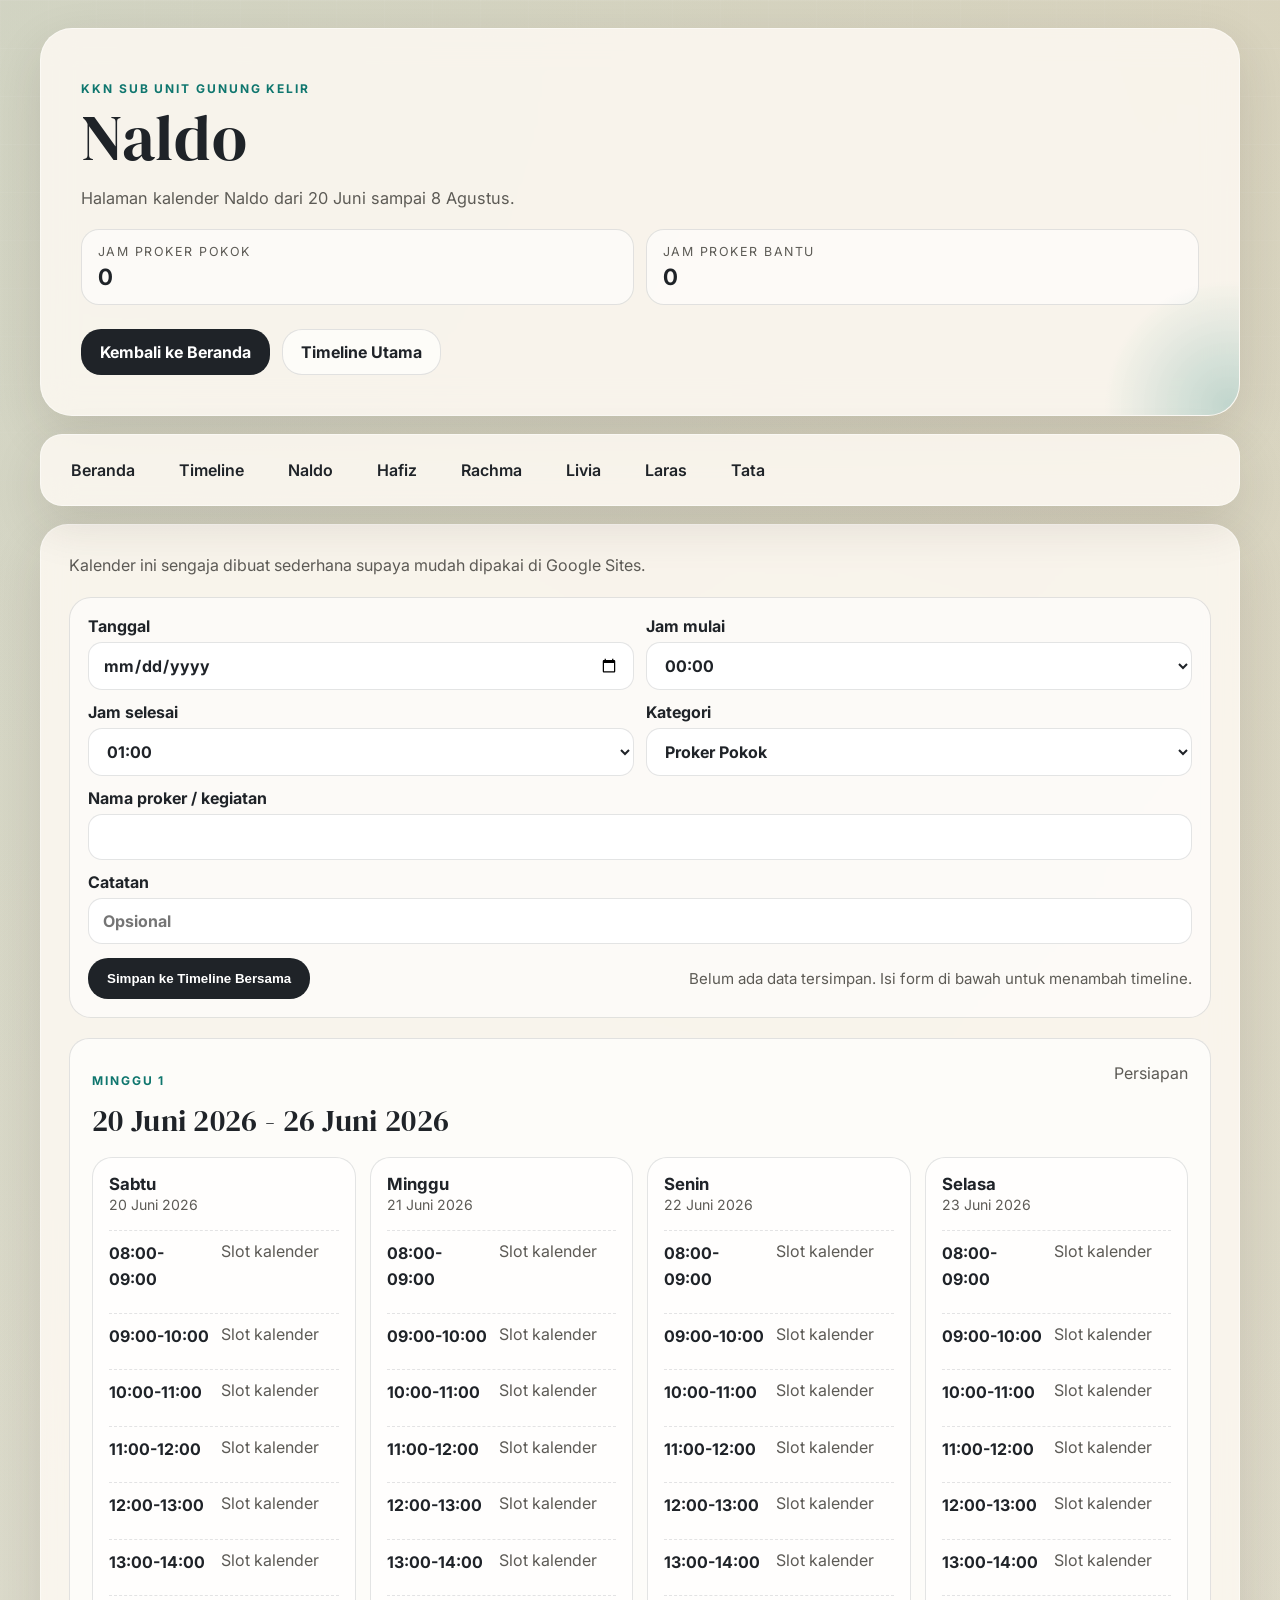
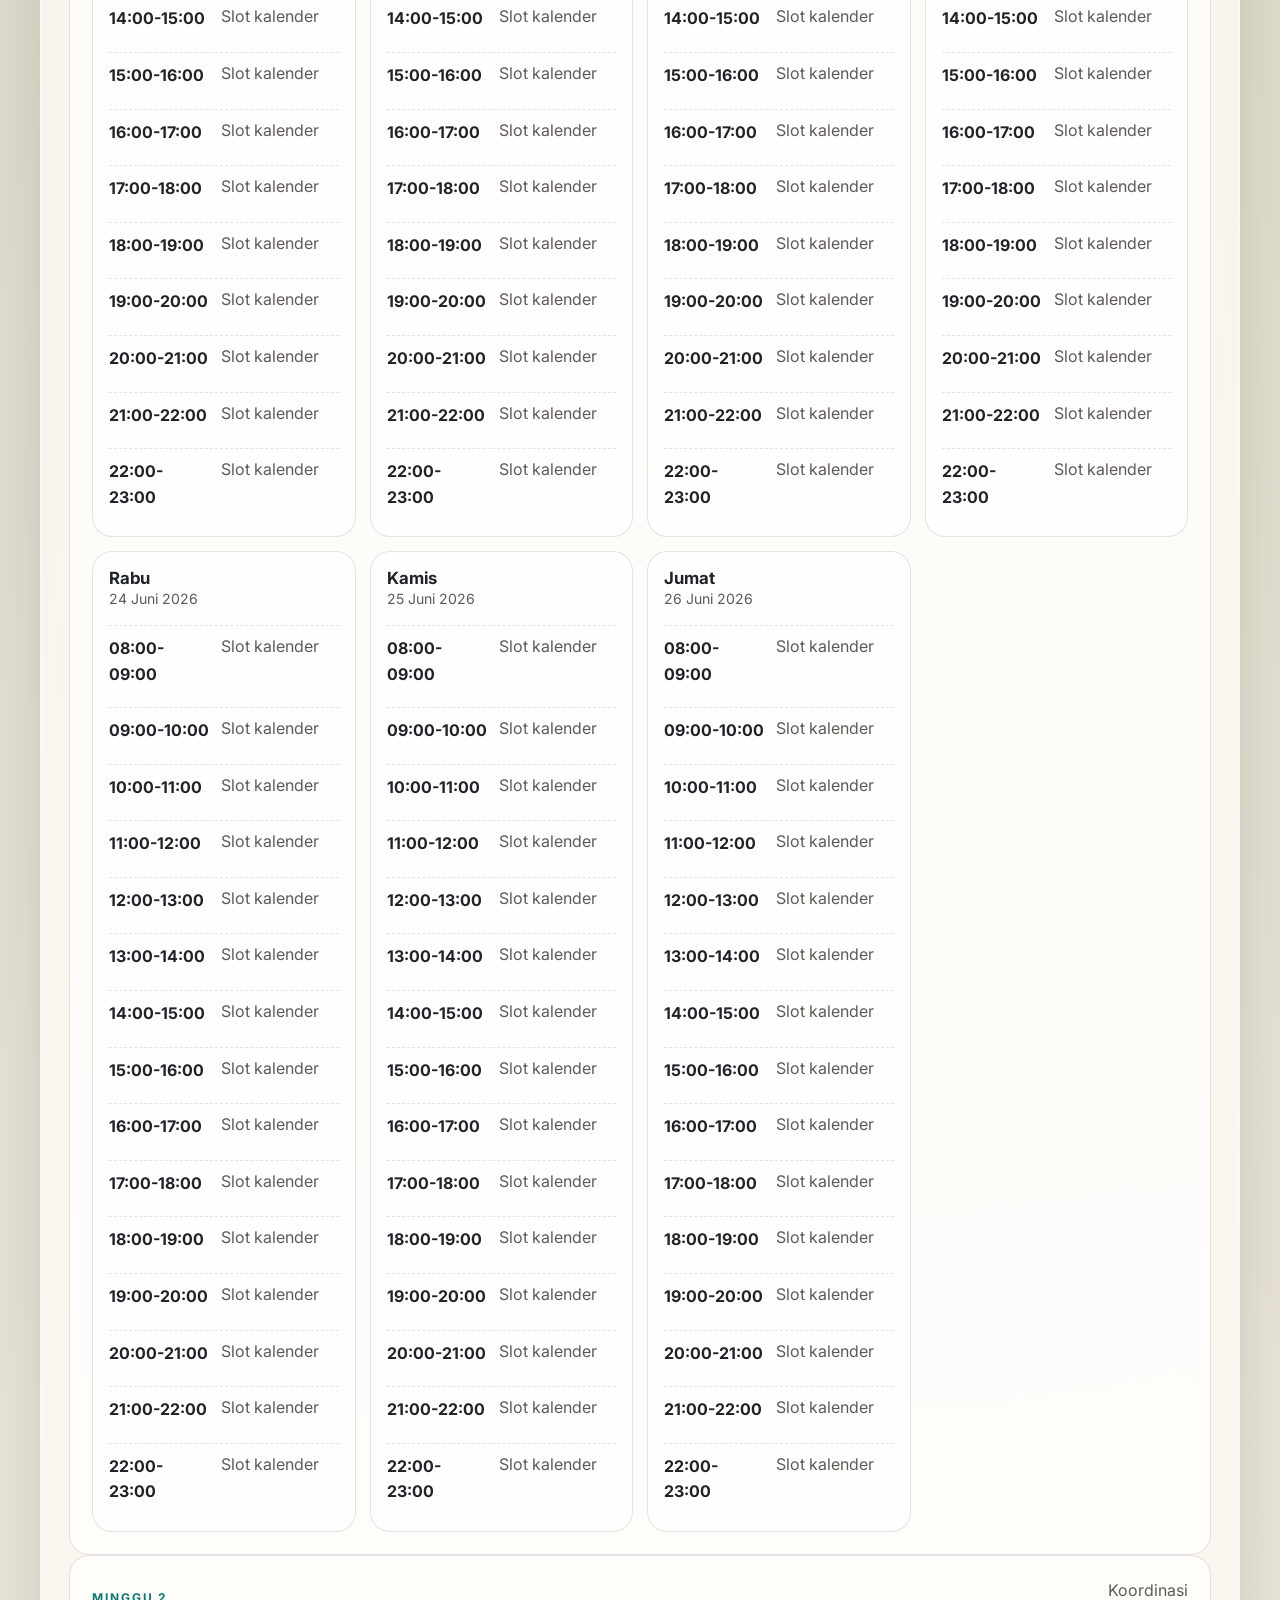
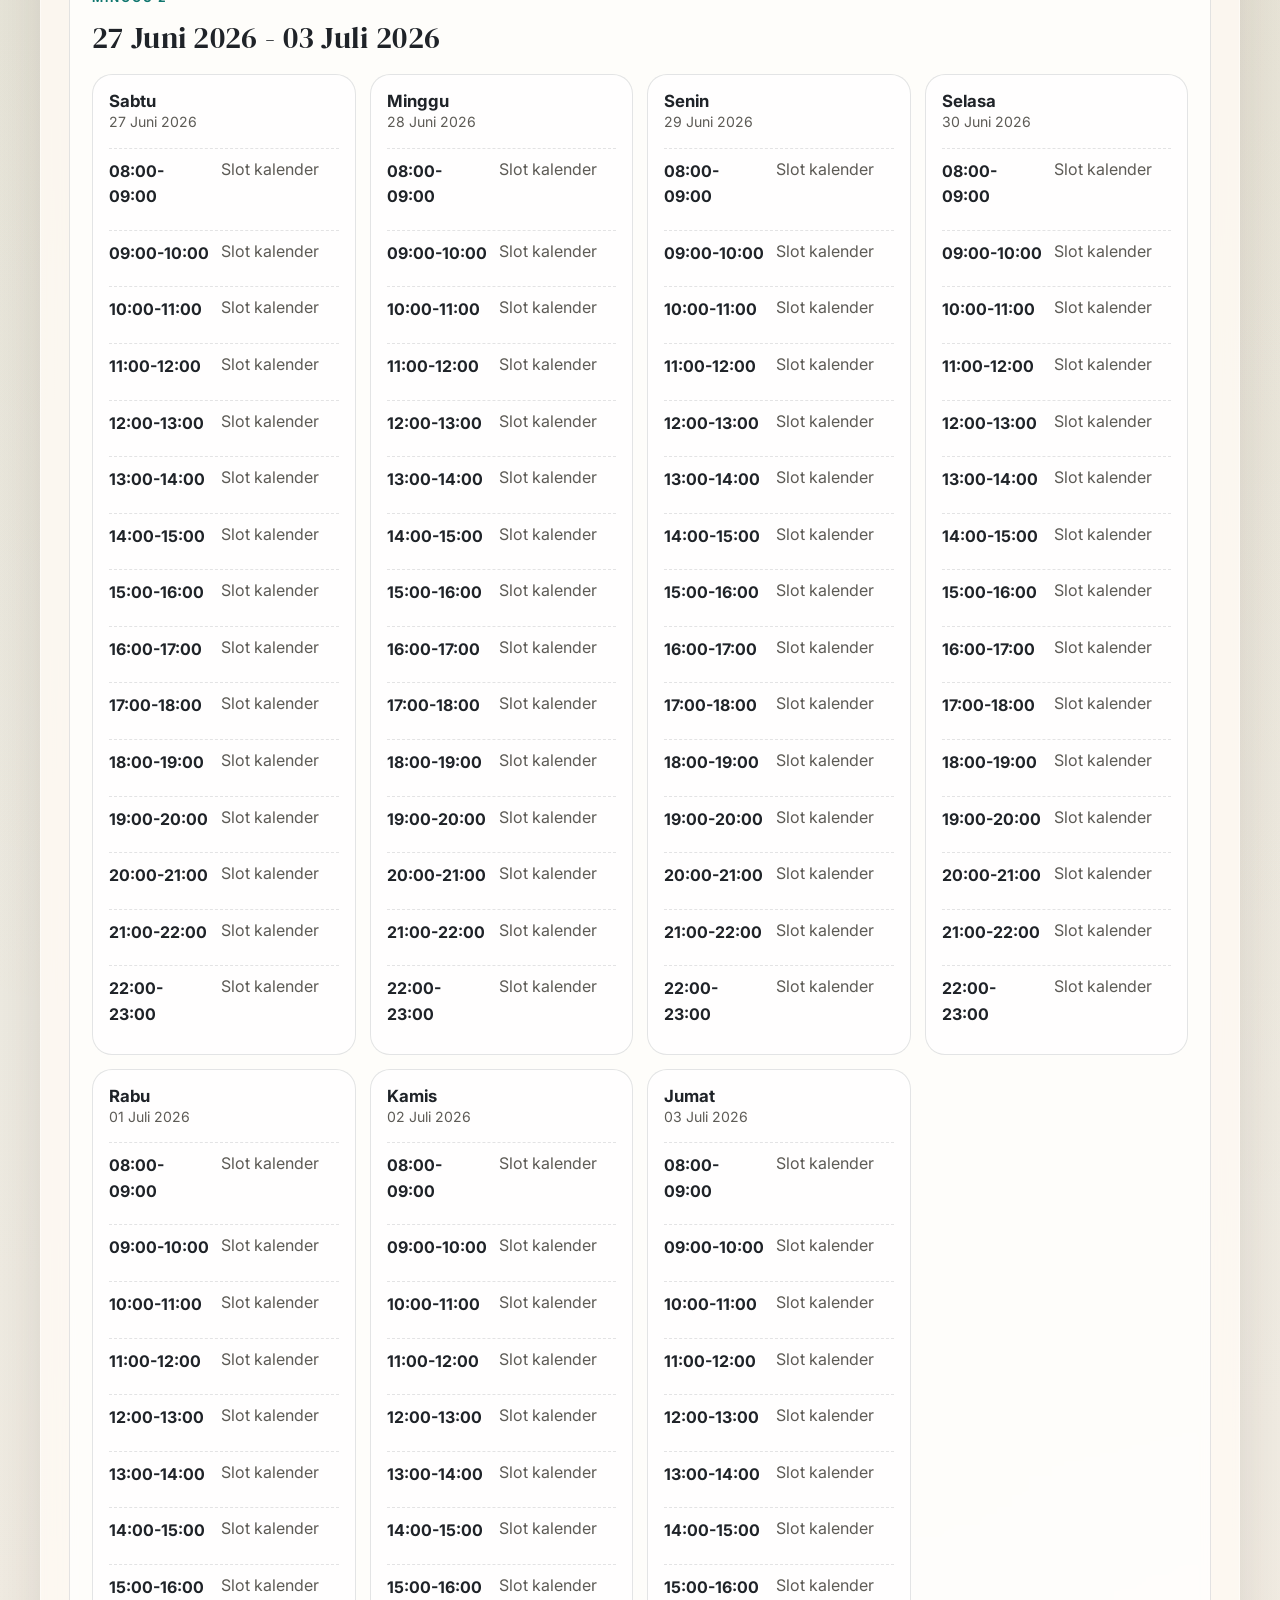
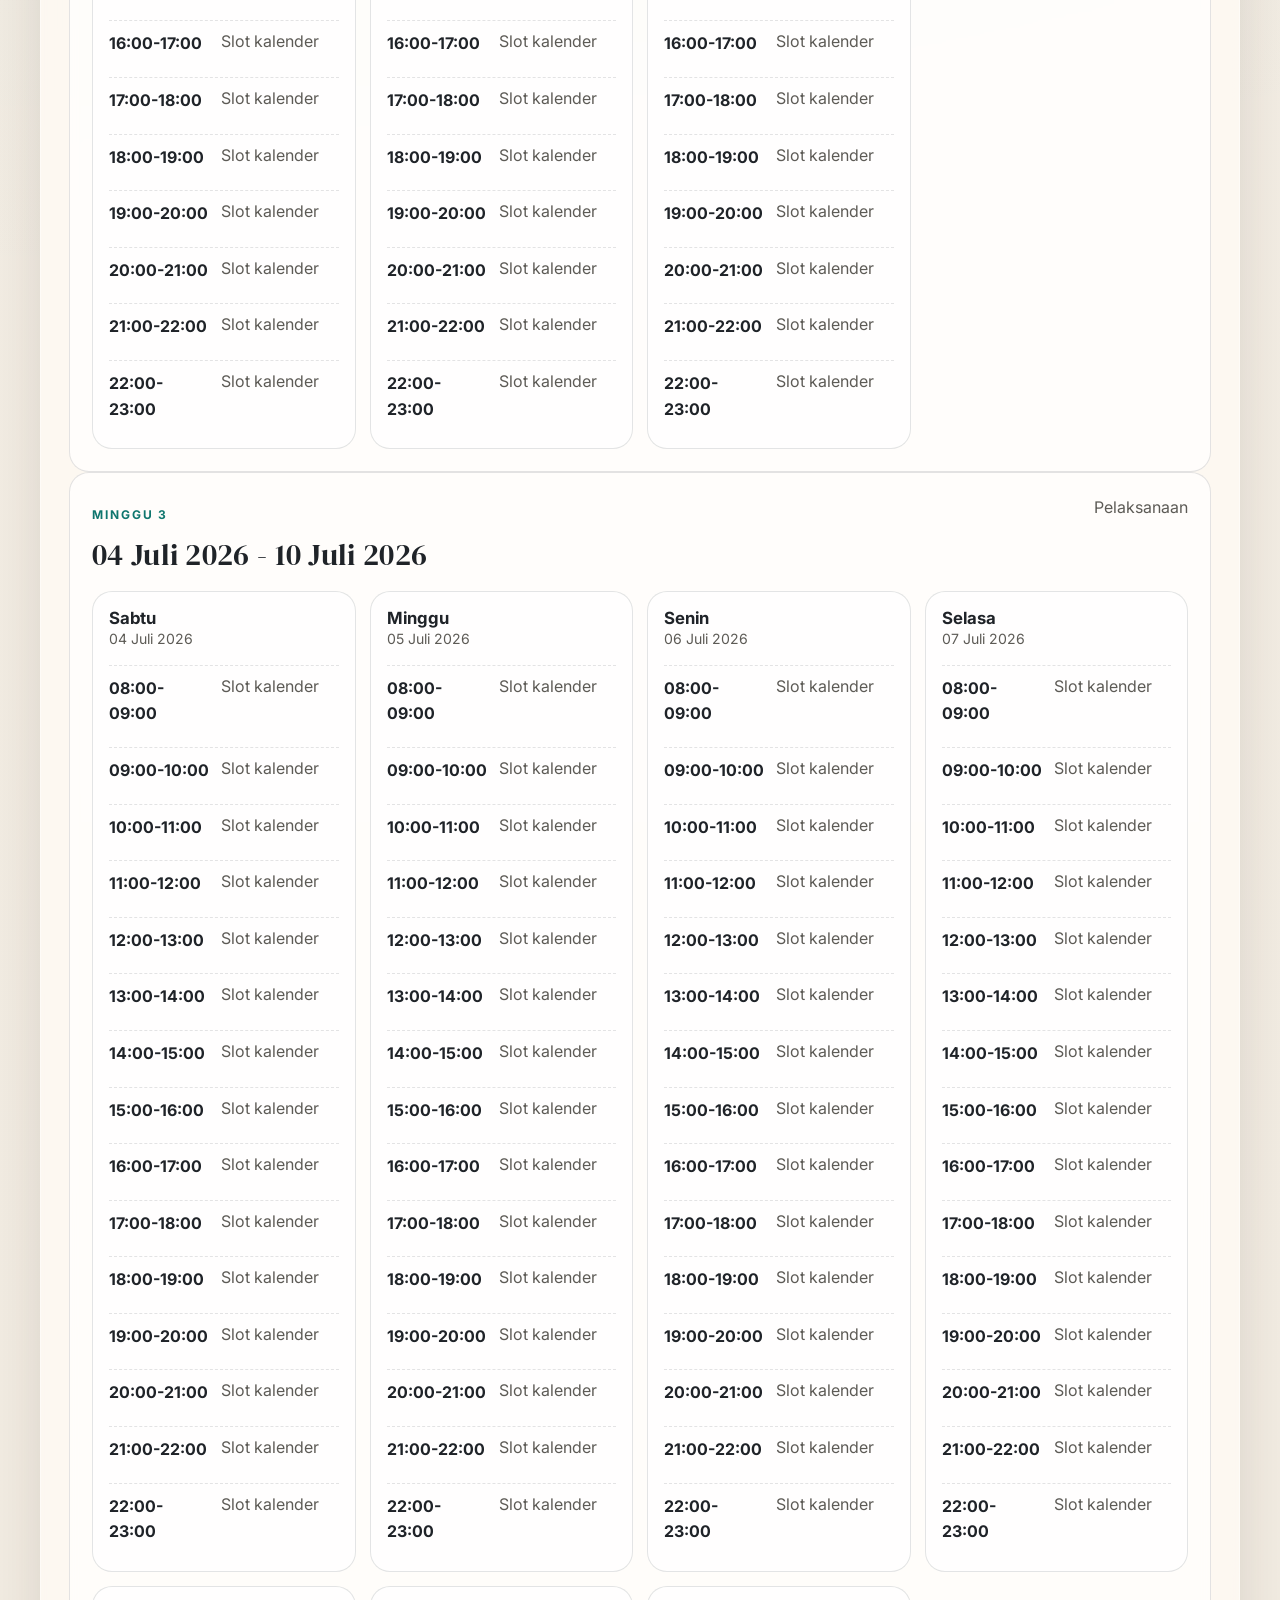
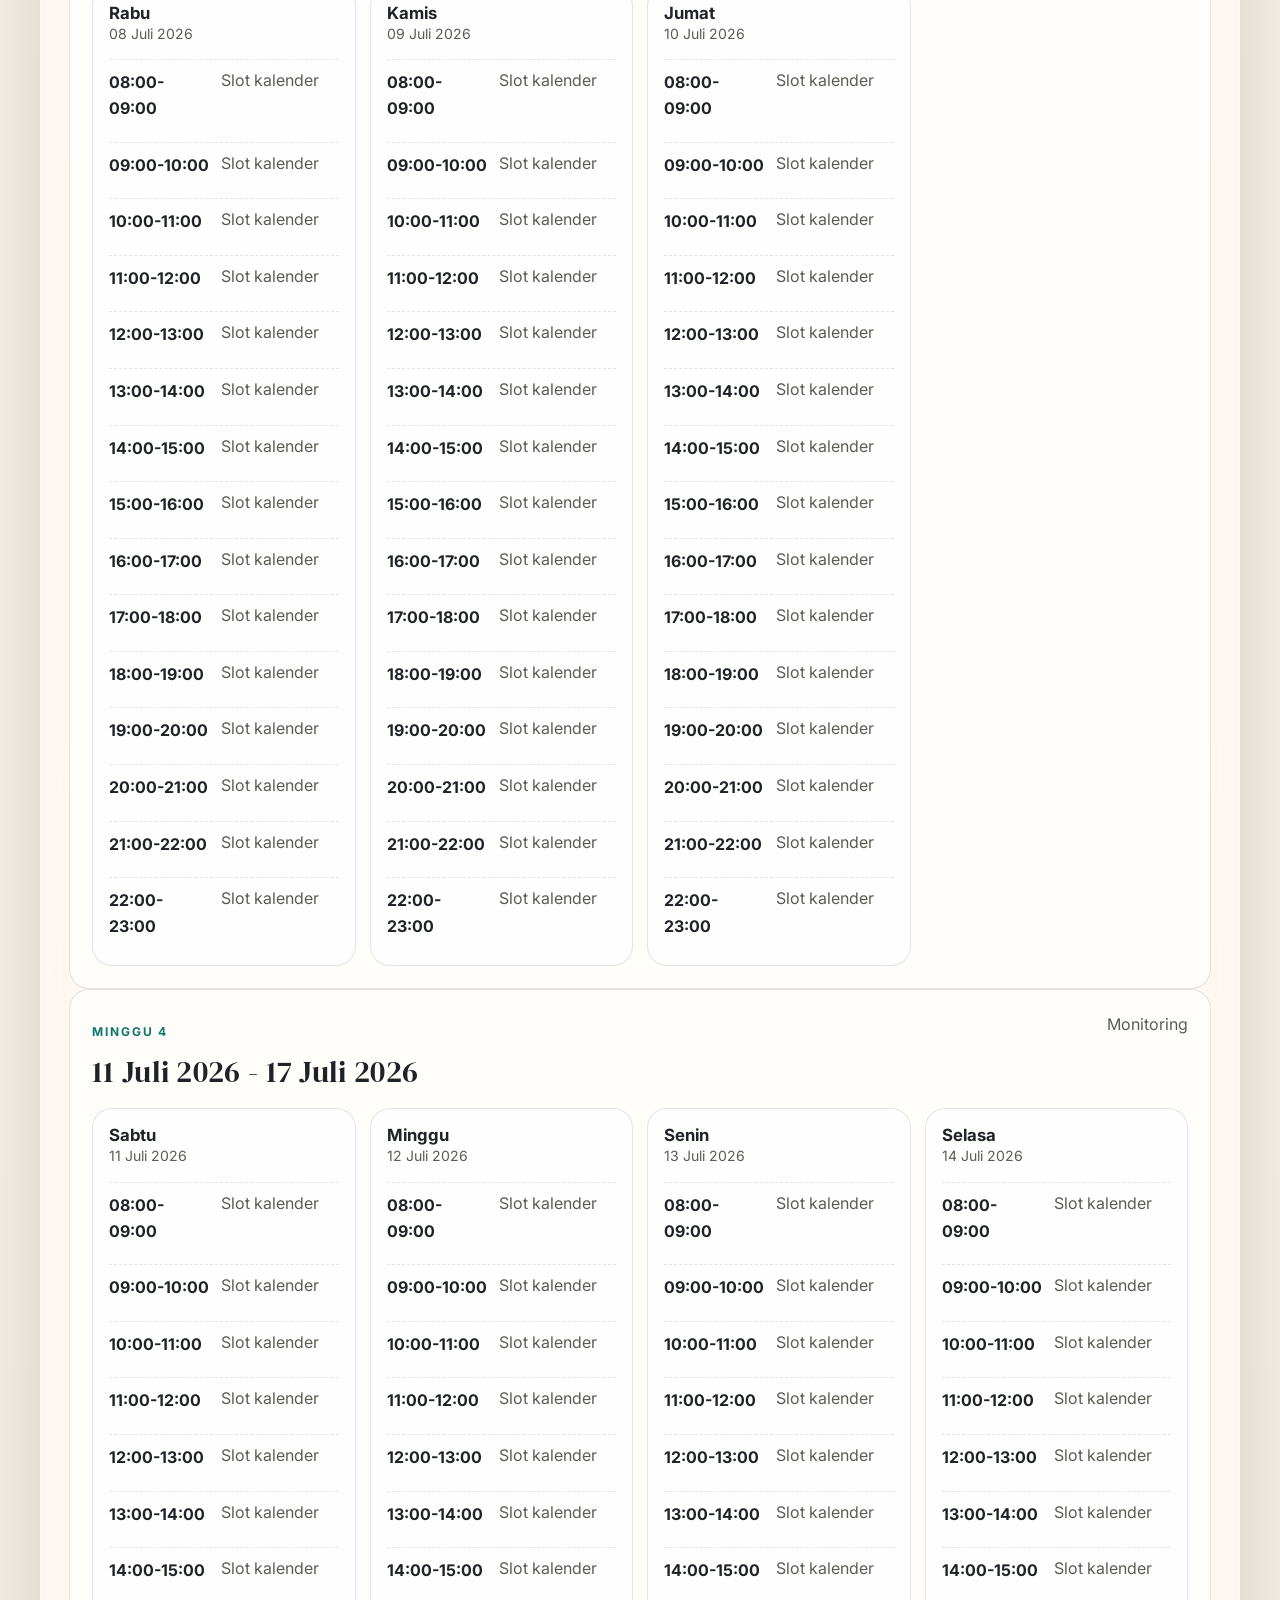
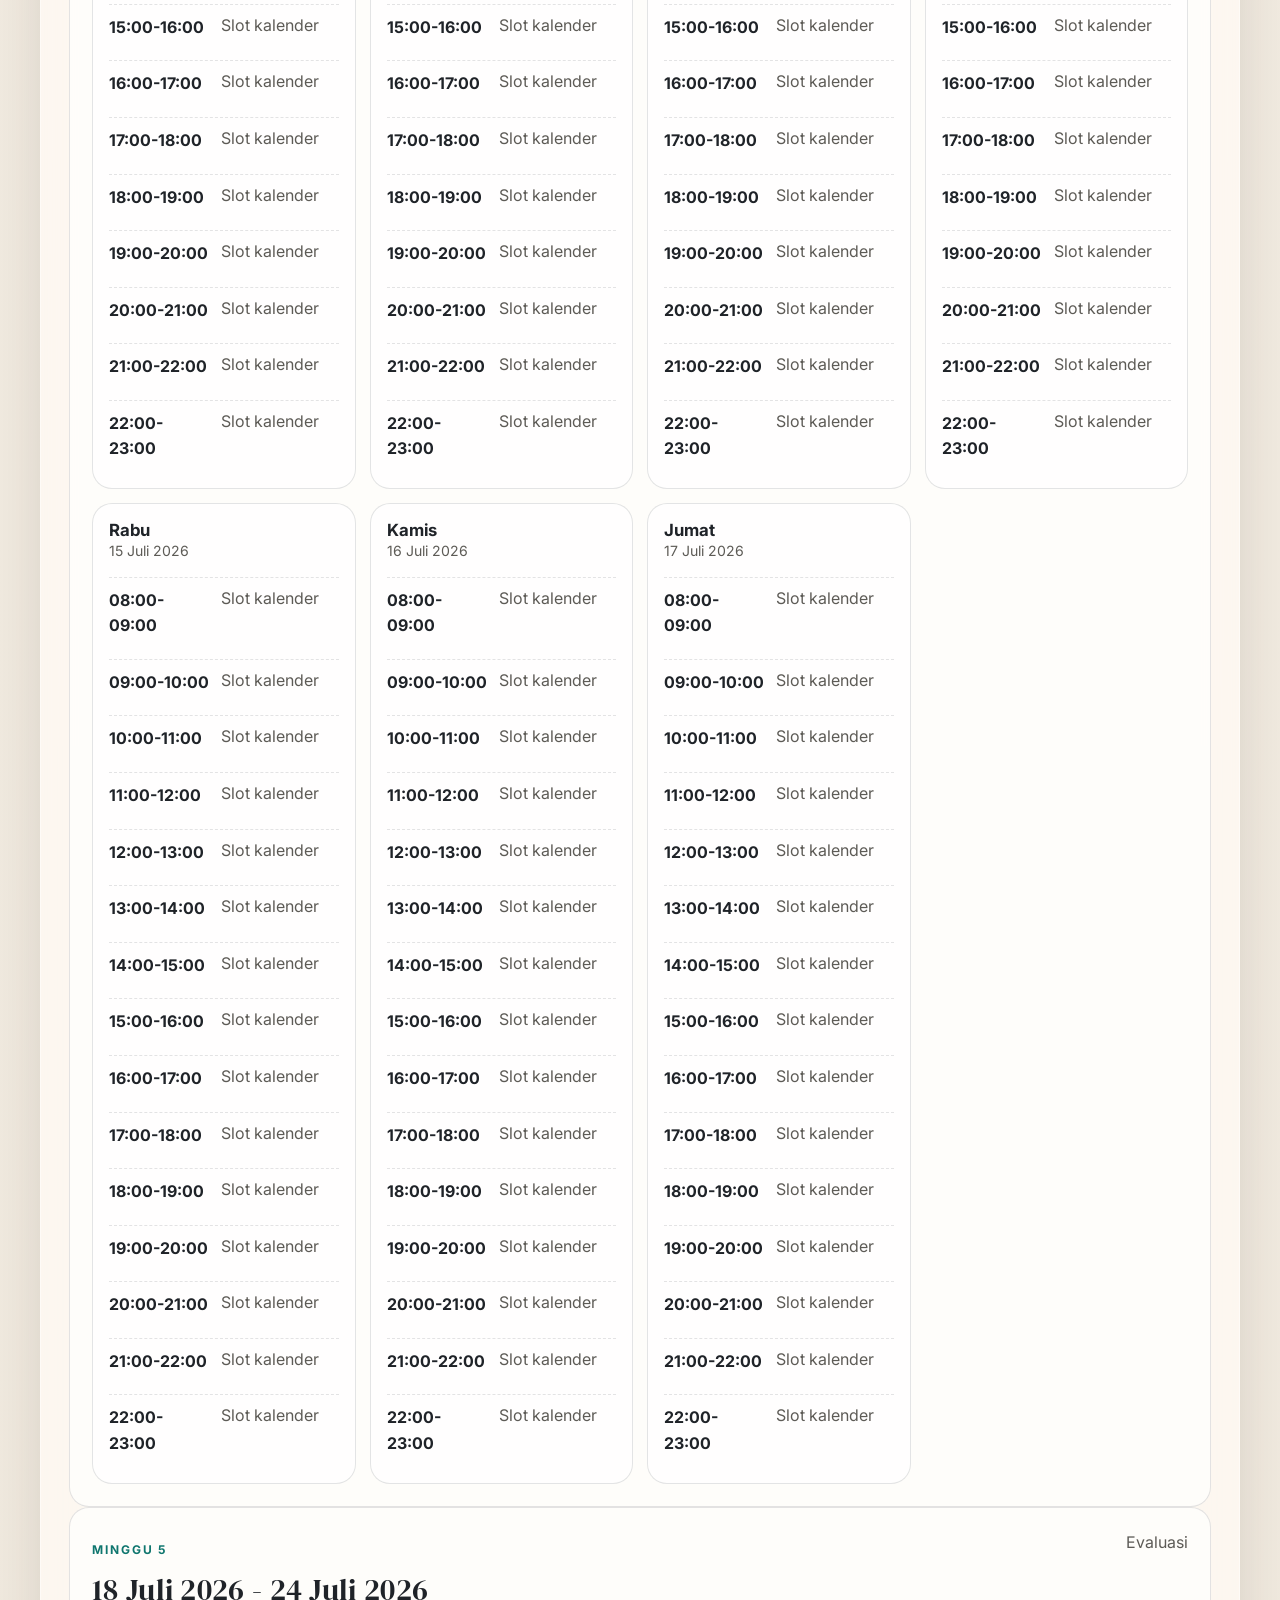
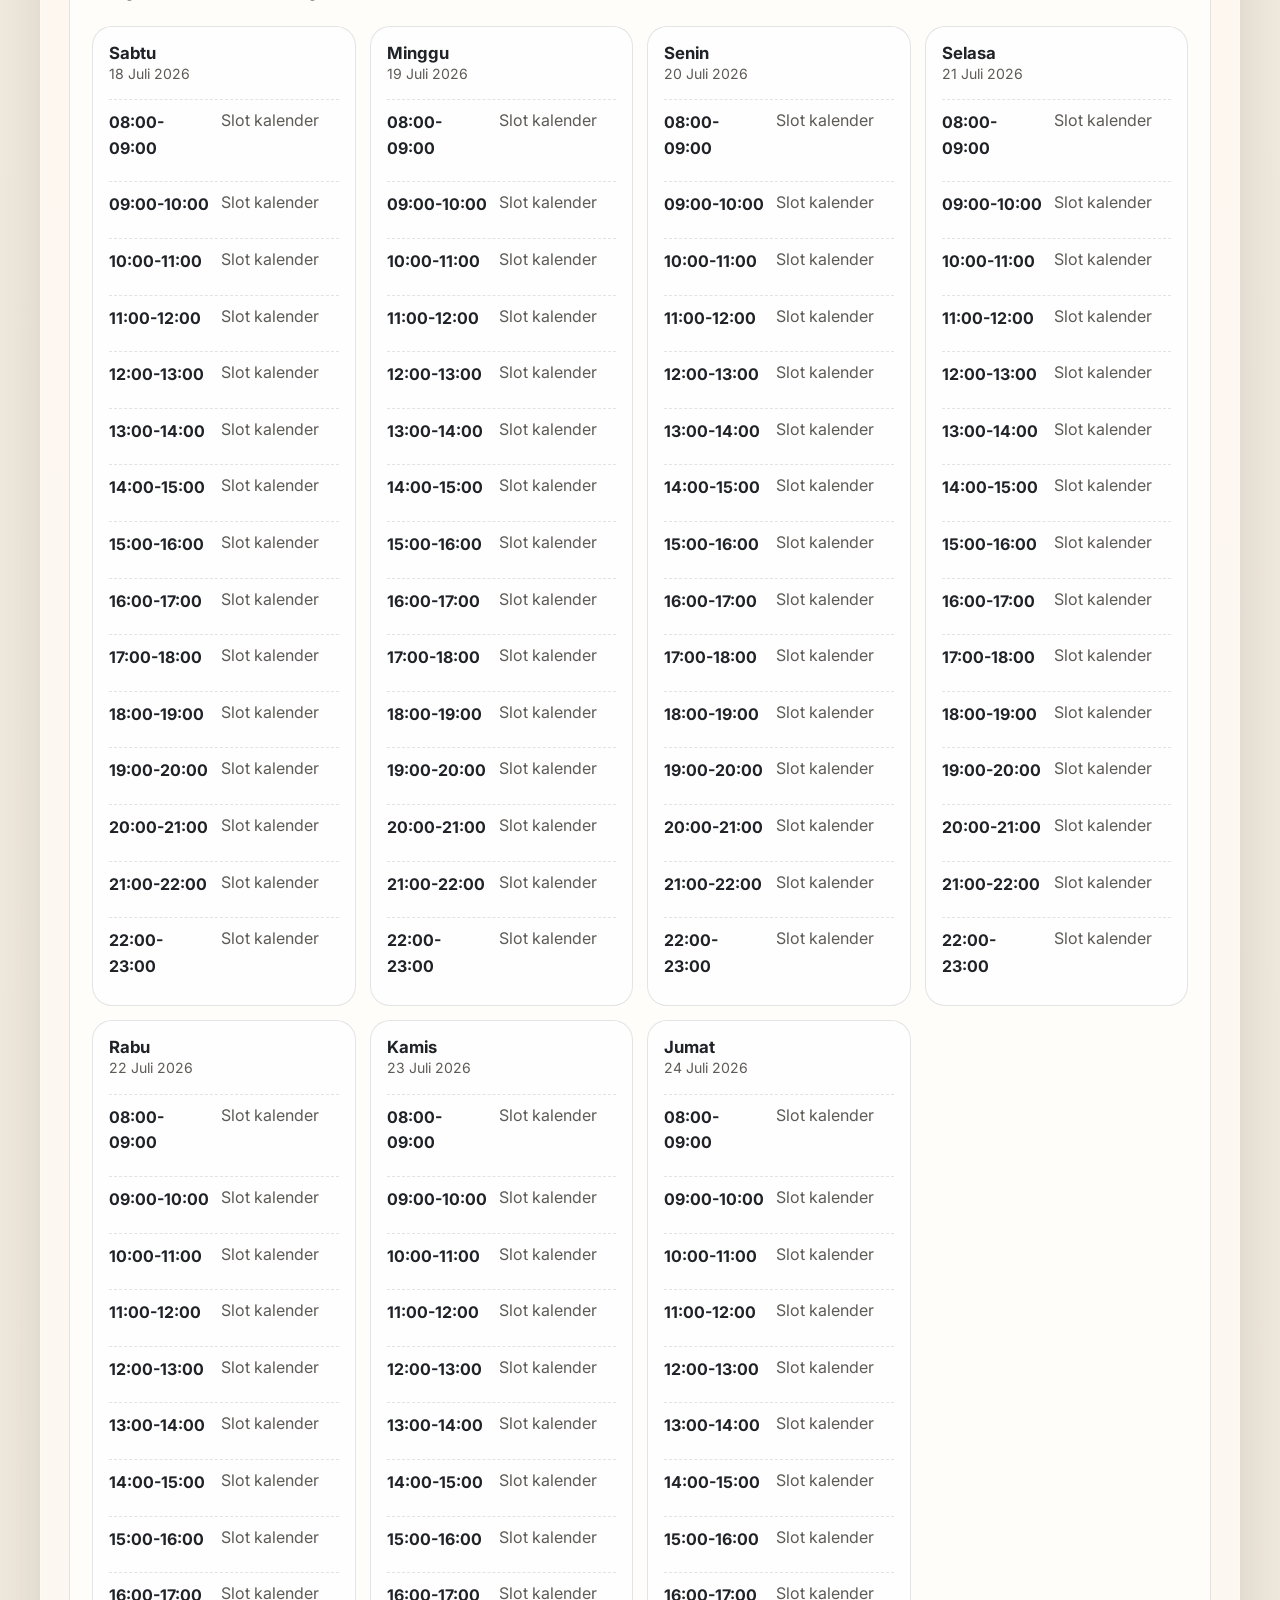
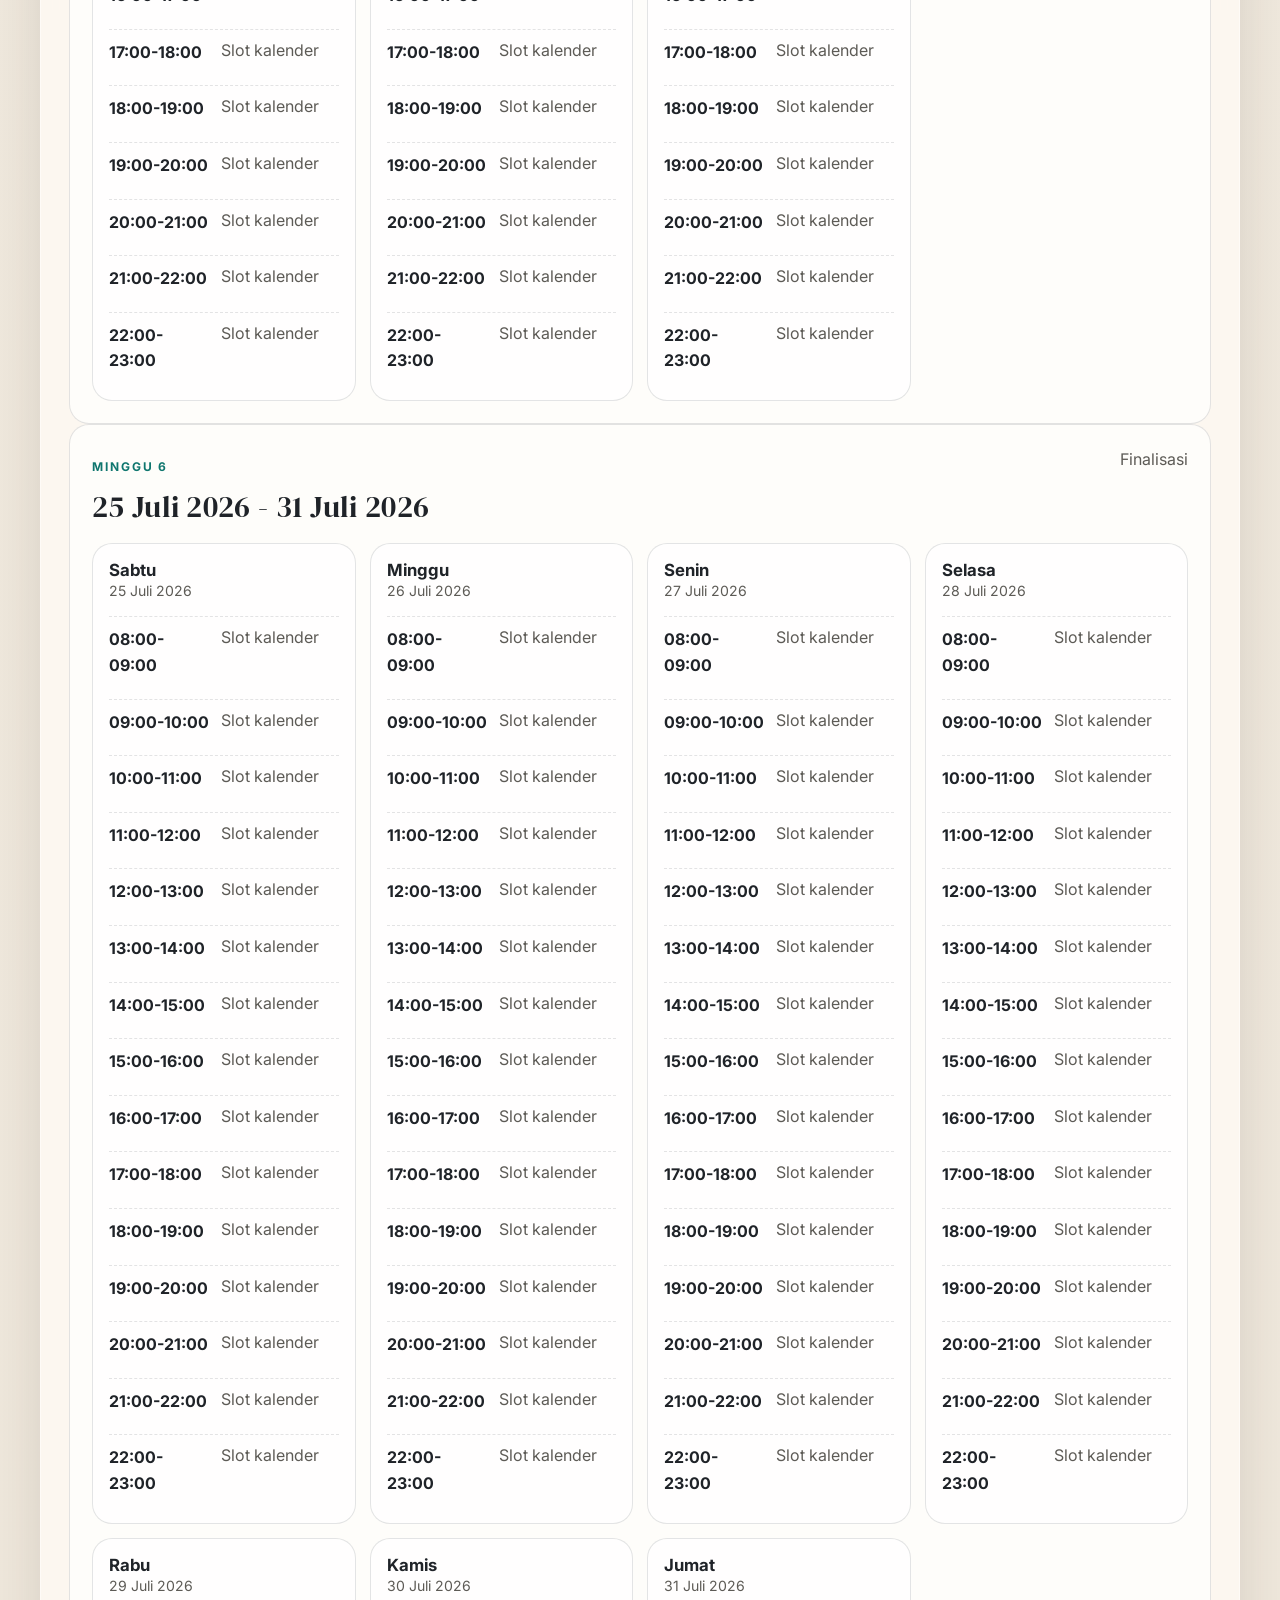
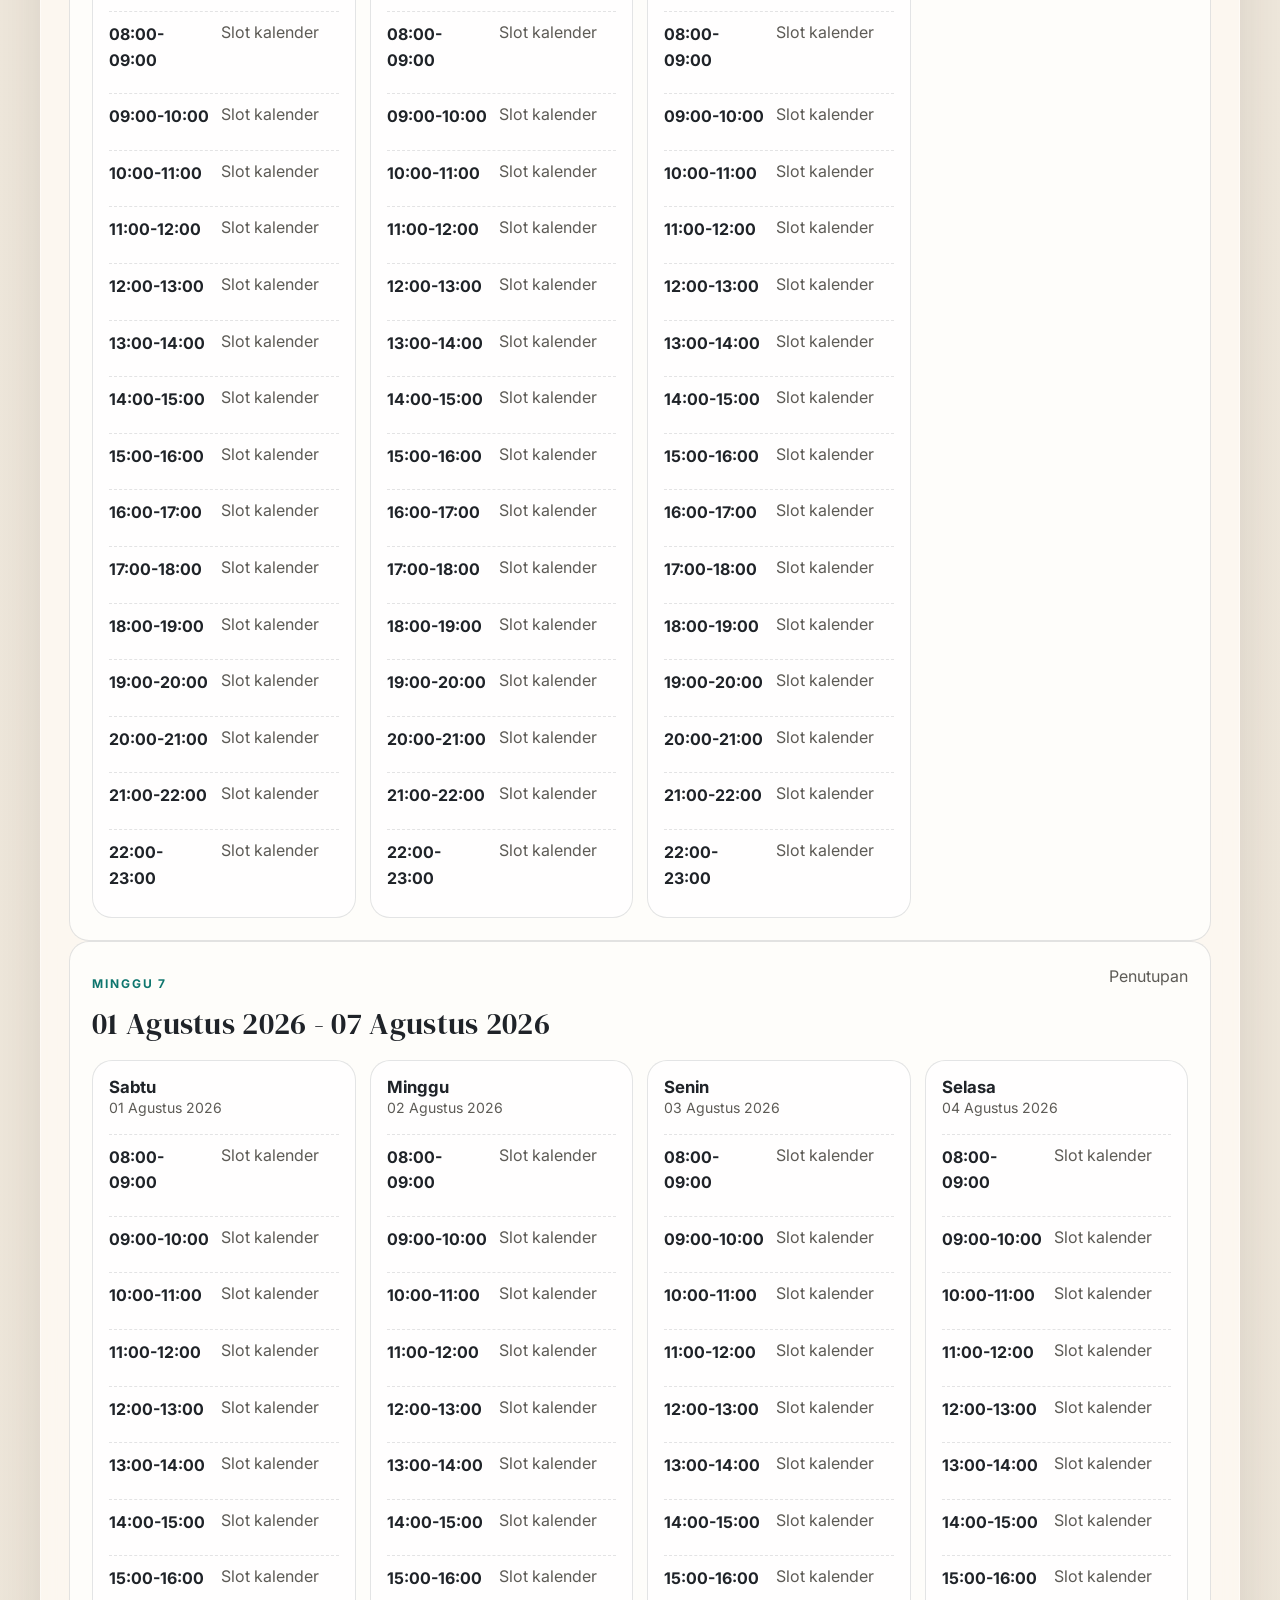
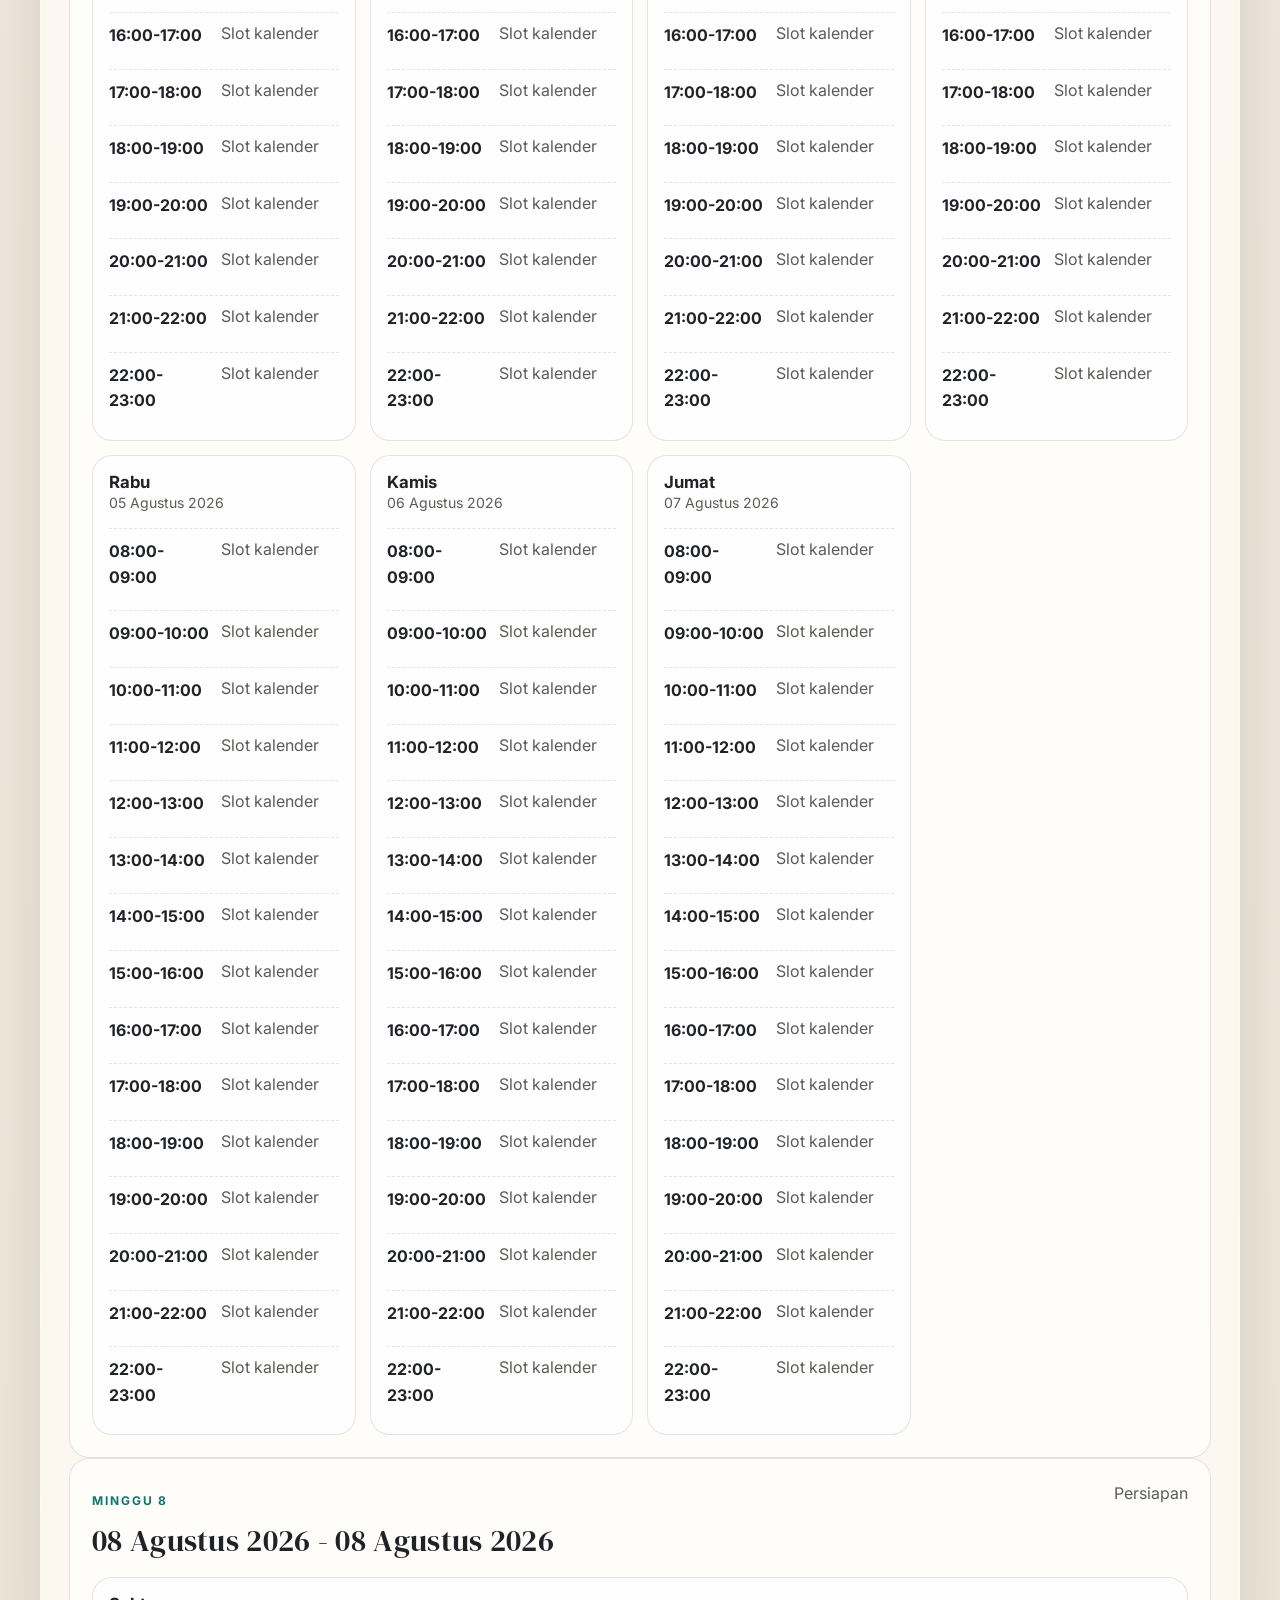
<file: naldo.html>
<!doctype html>
<html lang="id">
  <head>
    <meta charset="UTF-8" />
    <meta name="viewport" content="width=device-width, initial-scale=1.0" />
    <title>Naldo | Gunung Kelir</title>
    <meta name="description" content="Kalender anggota Naldo untuk proker KKN Sub Unit Gunung Kelir." />
    <link rel="preconnect" href="https://fonts.googleapis.com" />
    <link rel="preconnect" href="https://fonts.gstatic.com" crossorigin />
    <link href="https://fonts.googleapis.com/css2?family=DM+Serif+Display&family=Inter:wght@400;500;600;700;800&display=swap" rel="stylesheet" />
    <link rel="stylesheet" href="styles.css" />
  </head>
  <body>
    <div class="shell">
      <header class="hero">
        <p class="eyebrow">KKN Sub Unit Gunung Kelir</p>
        <h1 id="page-title"></h1>
        <p class="hero-copy" id="page-subtitle"></p>
        <div class="stats-strip">
          <div><span>Jam Proker Pokok</span><strong id="primary-hours">0</strong></div>
          <div><span>Jam Proker Bantu</span><strong id="support-hours">0</strong></div>
        </div>
        <div class="hero-actions">
          <a class="btn primary" href="index.html">Kembali ke Beranda</a>
          <a class="btn secondary" href="timeline.html">Timeline Utama</a>
        </div>
      </header>

      <nav class="nav" id="page-nav"></nav>

      <section class="panel">
        <p class="section-note" id="page-summary"></p>
        <form id="entry-form" class="entry-form">
          <div class="form-grid">
            <label>
              Tanggal
              <input name="date" type="date" required />
            </label>
            <label>
              Jam mulai
              <input name="startTime" type="time" required />
            </label>
            <label>
              Jam selesai
              <input name="endTime" type="time" required />
            </label>
            <label>
              Kategori
              <select name="category" required>
                <option value="pokok">Proker Pokok</option>
                <option value="bantu">Proker Bantu</option>
              </select>
            </label>
            <label class="form-span-2">
              Nama proker / kegiatan
              <input name="activity" type="text" maxlength="80" required />
            </label>
            <label class="form-span-2">
              Catatan
              <input name="notes" type="text" maxlength="120" placeholder="Opsional" />
            </label>
          </div>
          <div class="form-actions">
            <button type="submit" class="btn primary">Simpan ke Timeline Bersama</button>
            <p id="form-status" class="form-status">Data akan dikirim ke backend bersama jika URL Apps Script sudah diisi.</p>
          </div>
        </form>
        <div id="calendar-list"></div>
      </section>
    </div>

    <script>
      window.PAGE_CONFIG = {
        memberName: 'Naldo',
        personId: 'naldo',
        backendUrl: '',
        title: 'Naldo',
        subtitle: 'Halaman kalender Naldo dari 20 Juni sampai 8 Agustus.',
        summary: 'Kalender ini sengaja dibuat sederhana supaya mudah dipakai di Google Sites.',
        navLinks: [
          { label: 'Beranda', href: 'index.html' },
          { label: 'Timeline', href: 'timeline.html' },
          { label: 'Naldo', href: 'naldo.html' },
          { label: 'Hafiz', href: 'hafiz.html' },
          { label: 'Rachma', href: 'rachma.html' },
          { label: 'Livia', href: 'livia.html' },
          { label: 'Laras', href: 'laras.html' },
          { label: 'Tata', href: 'tata.html' },
        ],
      };
    </script>
    <script src="config.js"></script>
    <script src="app.js"></script>
  </body>
</html>
</file>
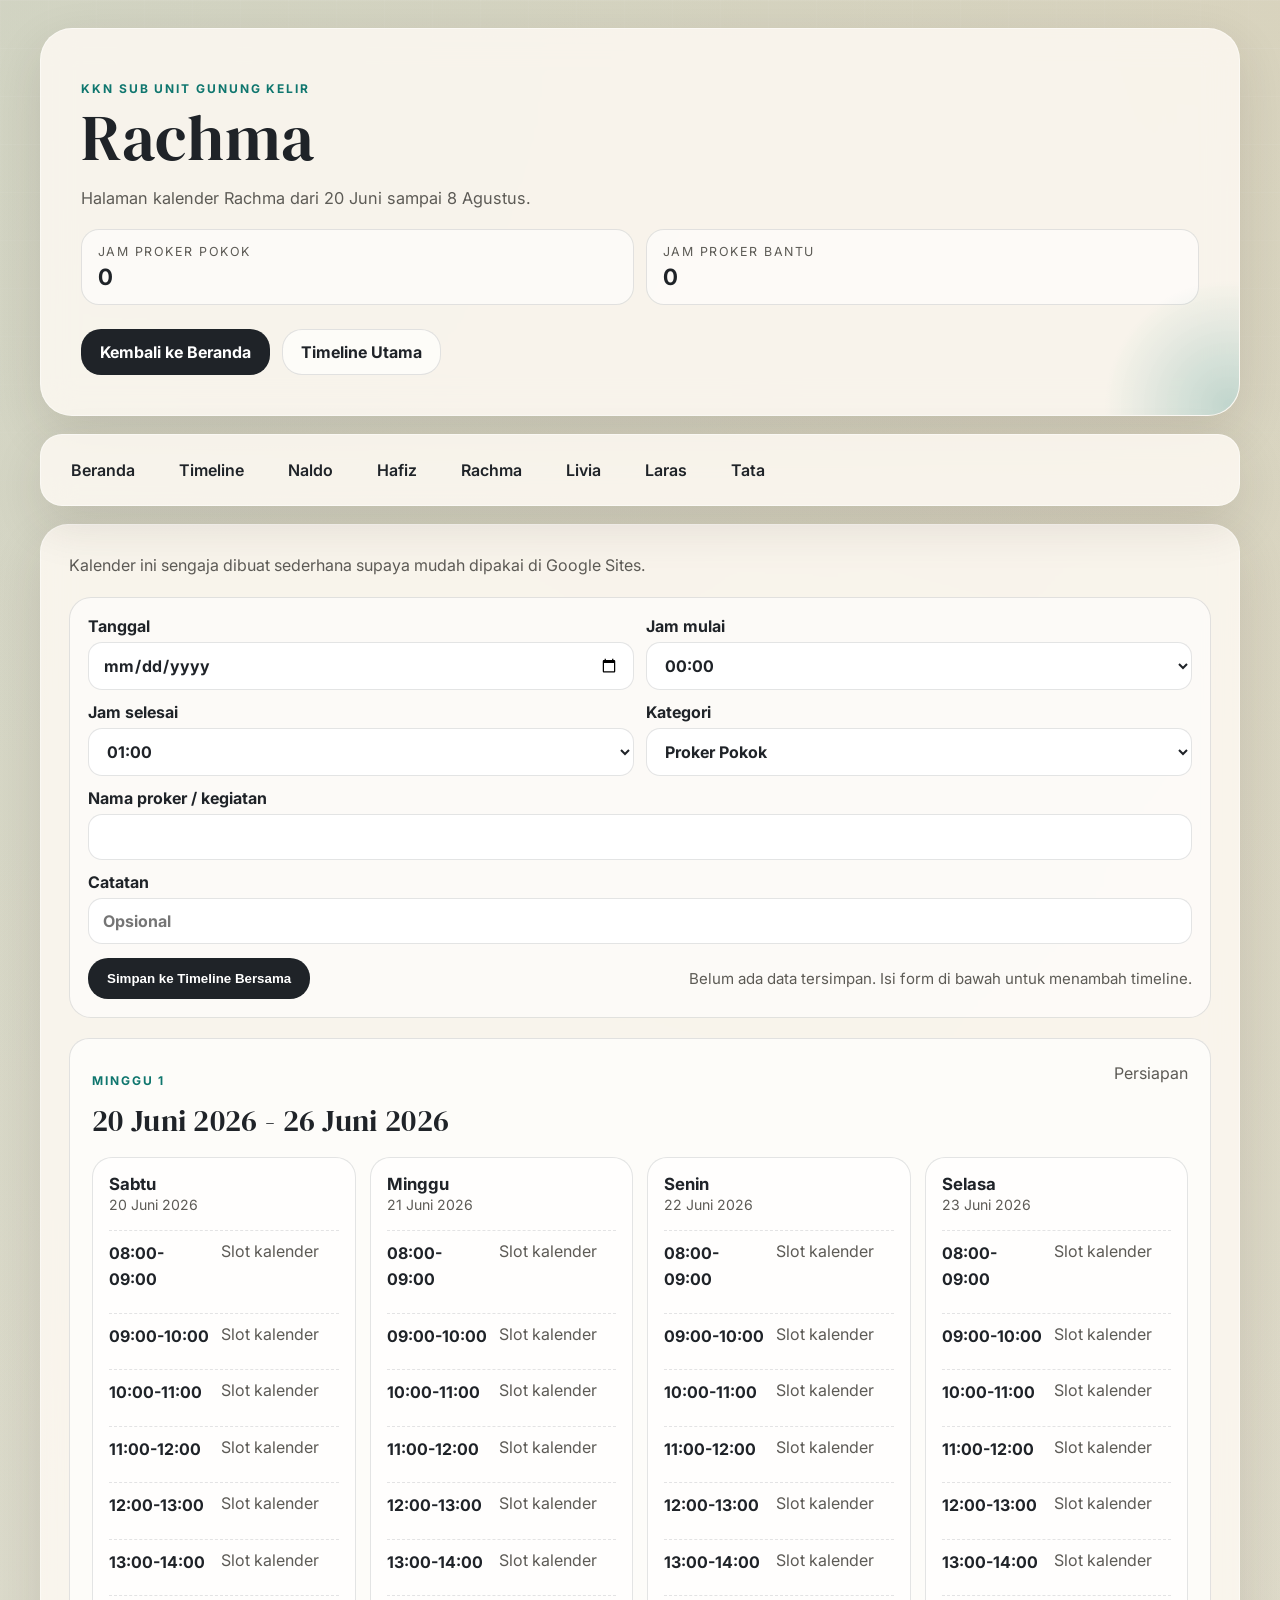
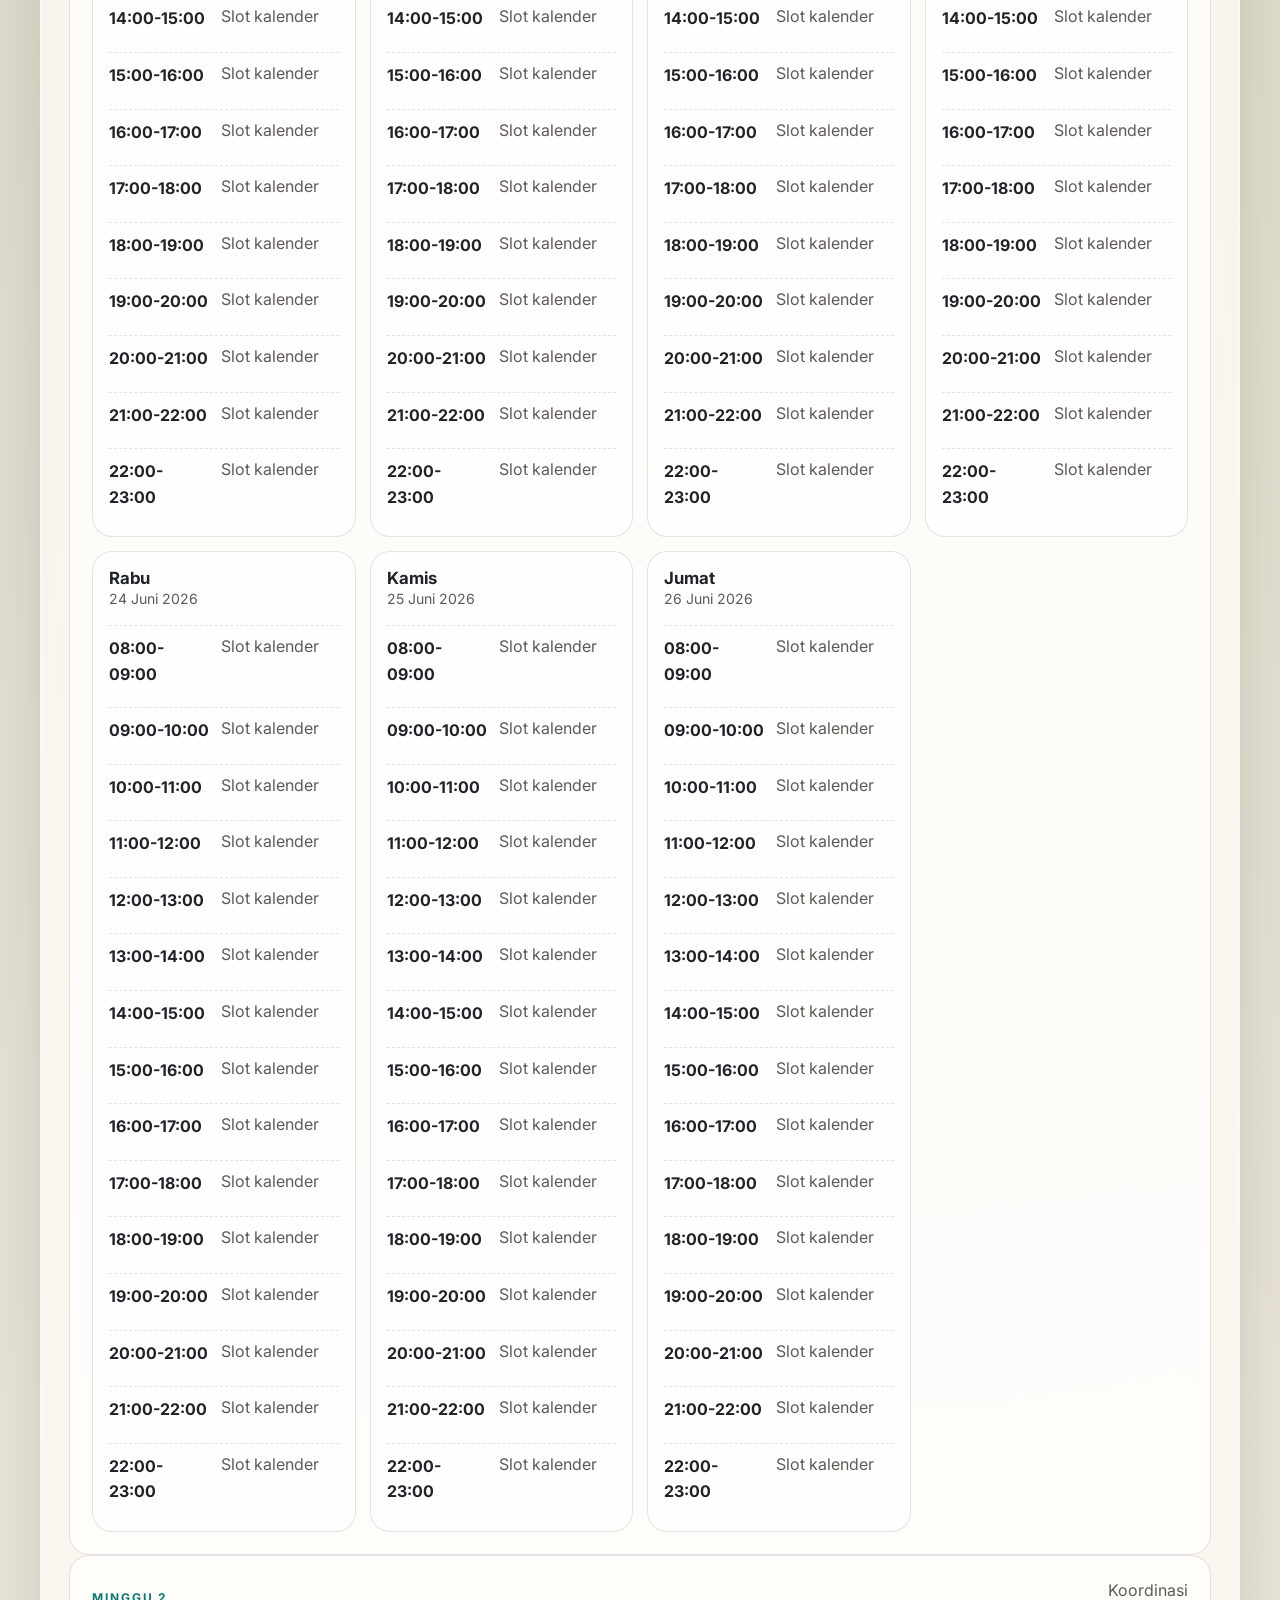
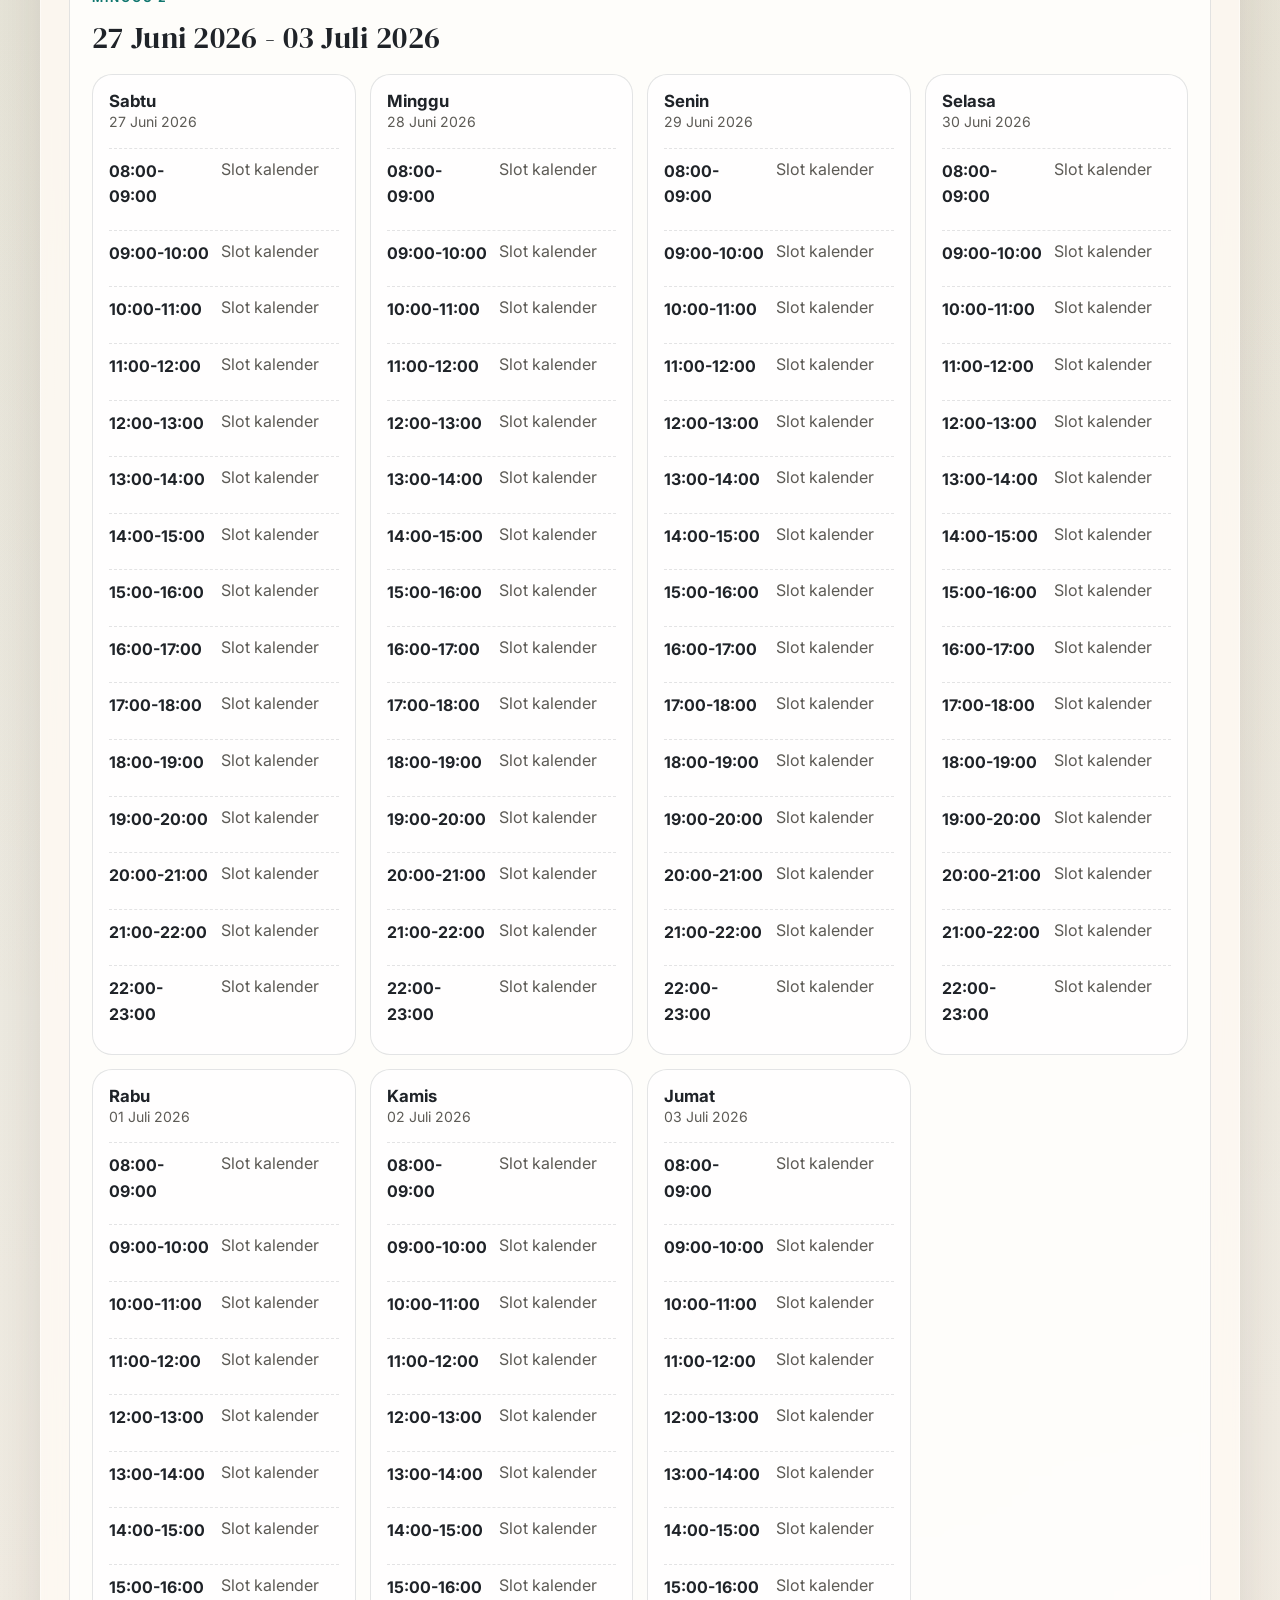
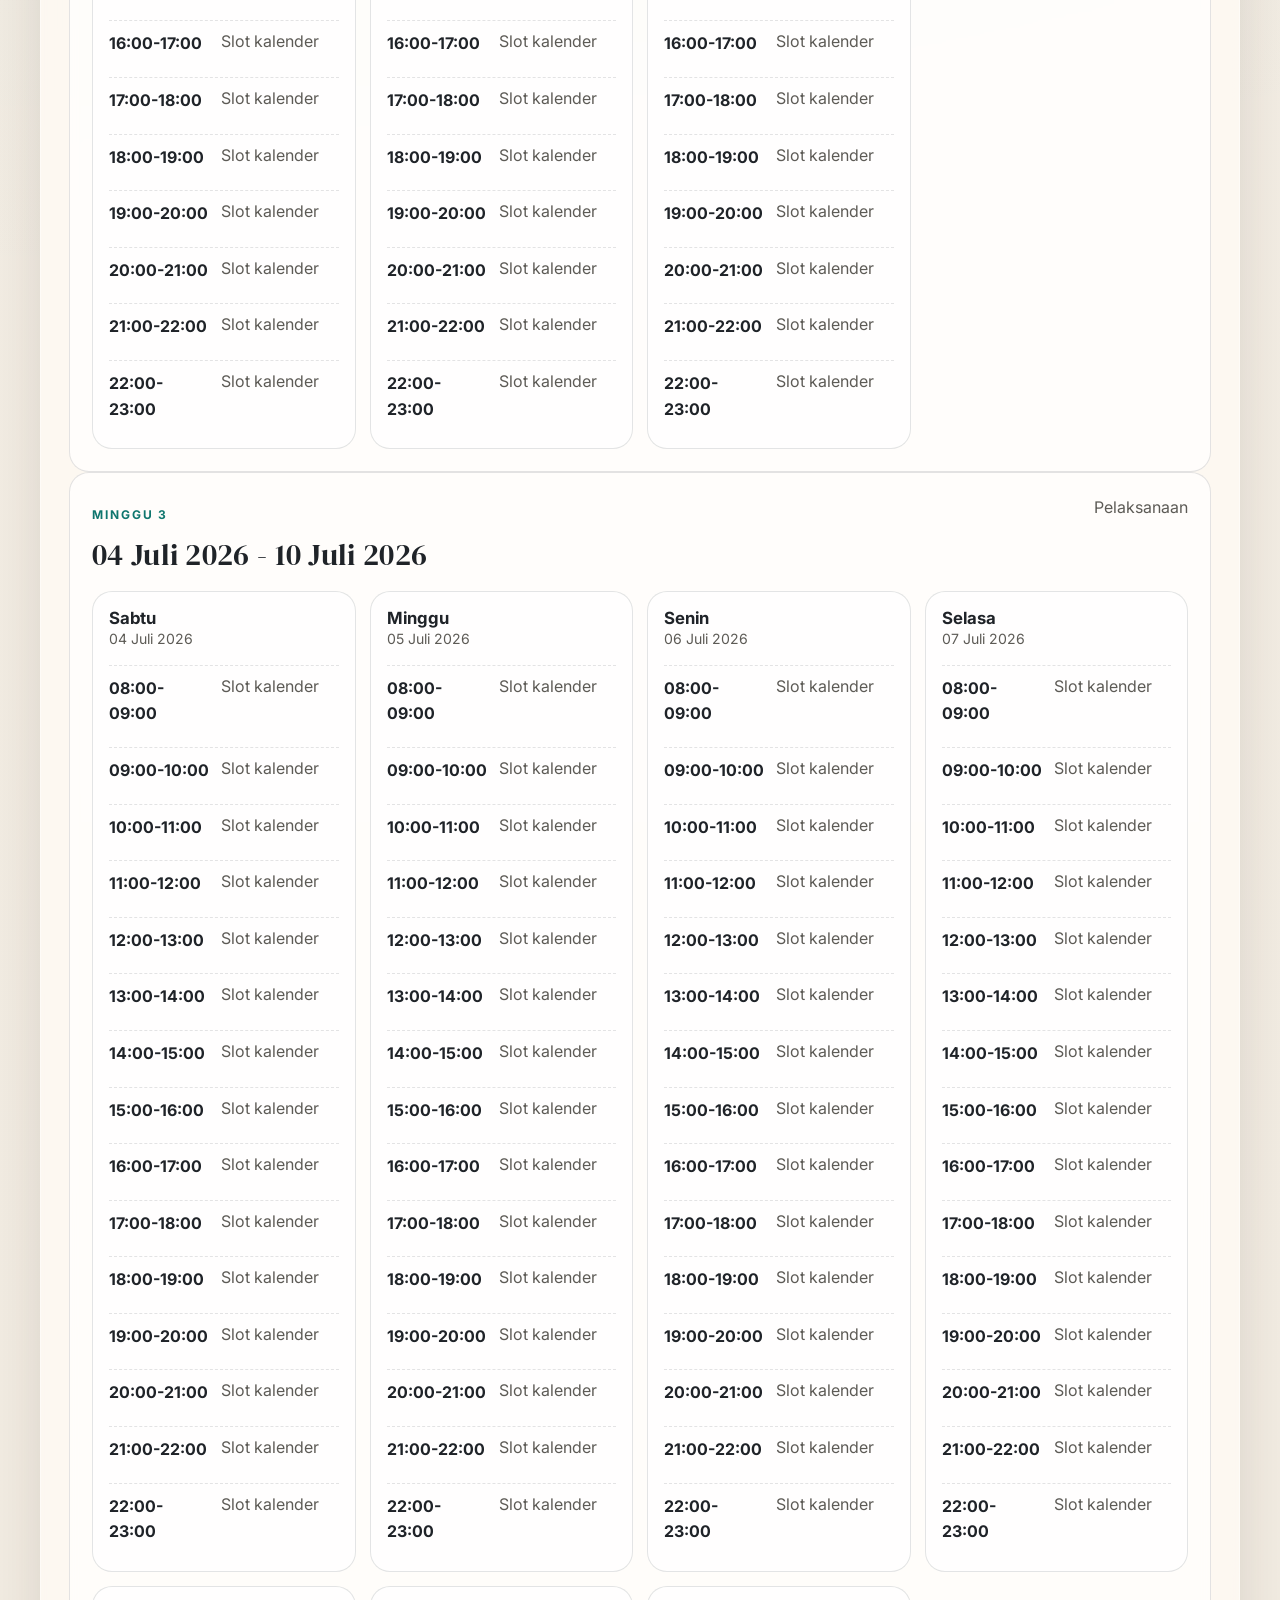
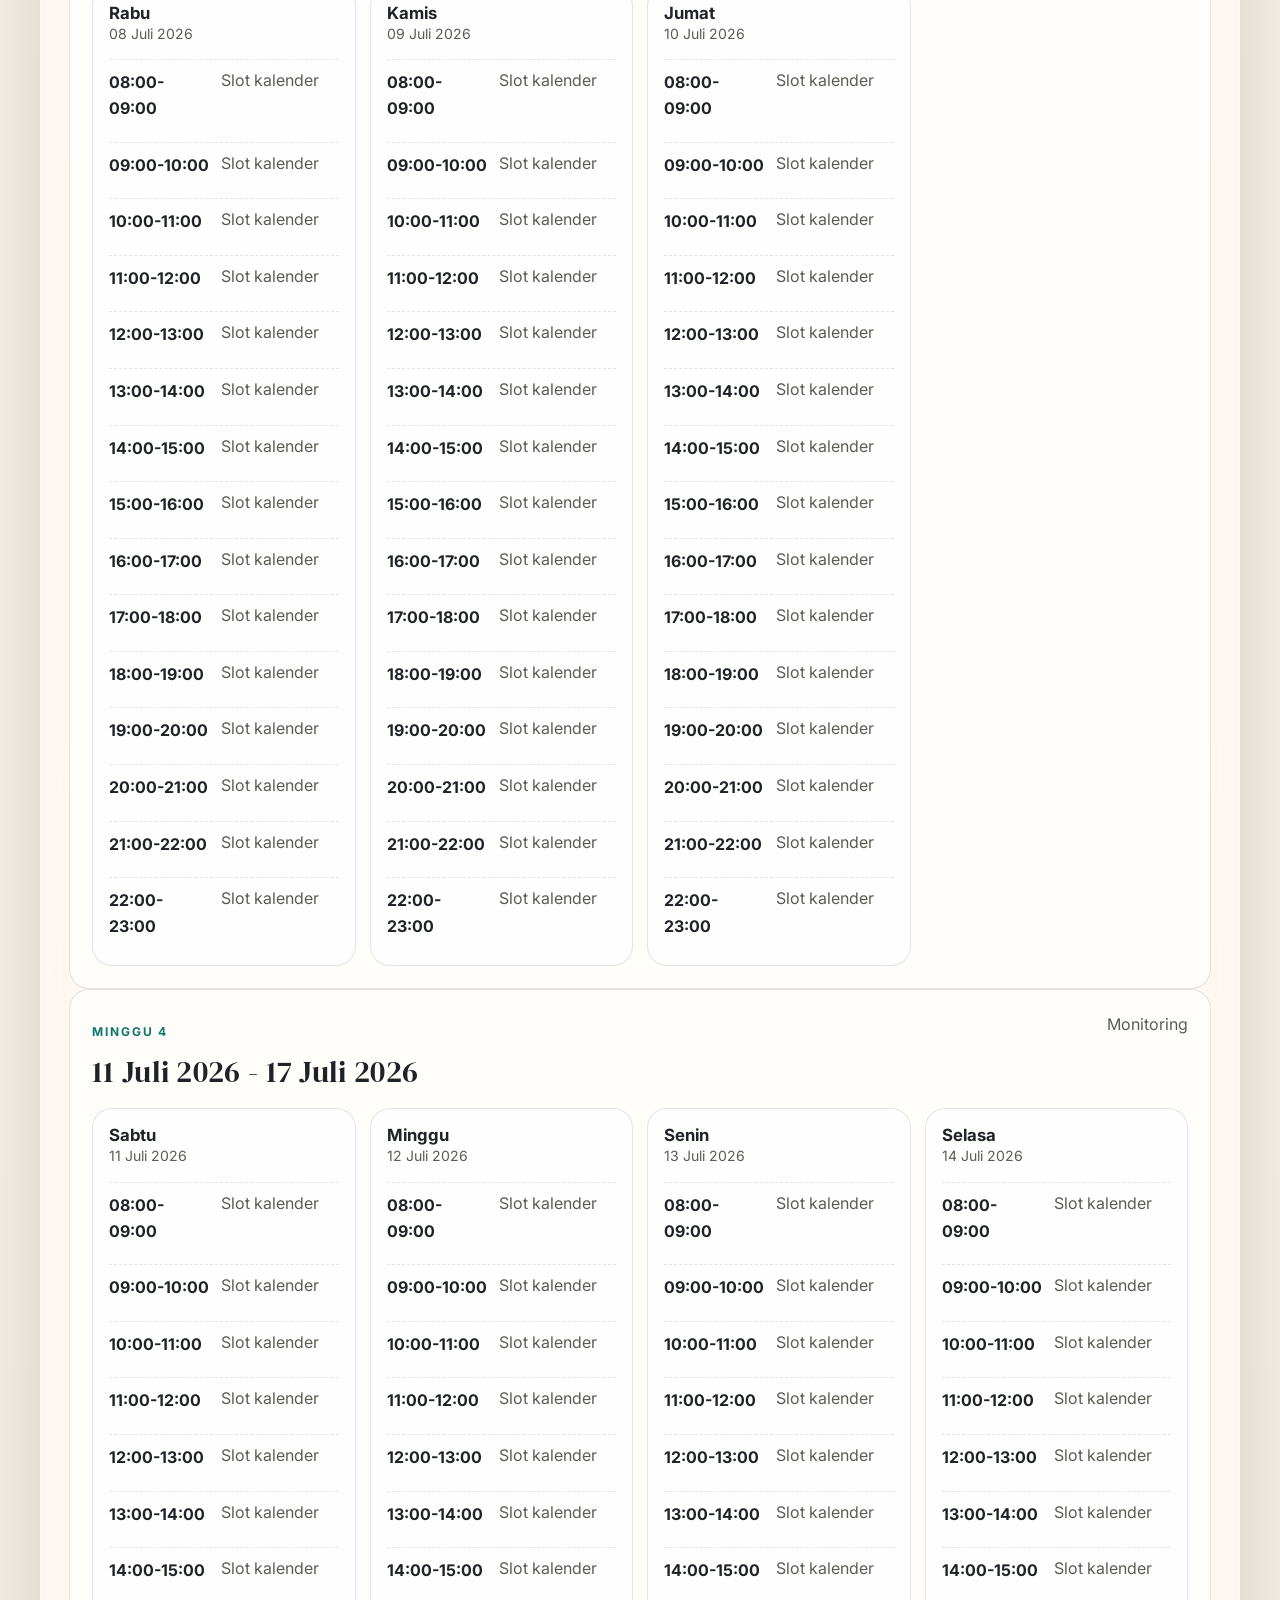
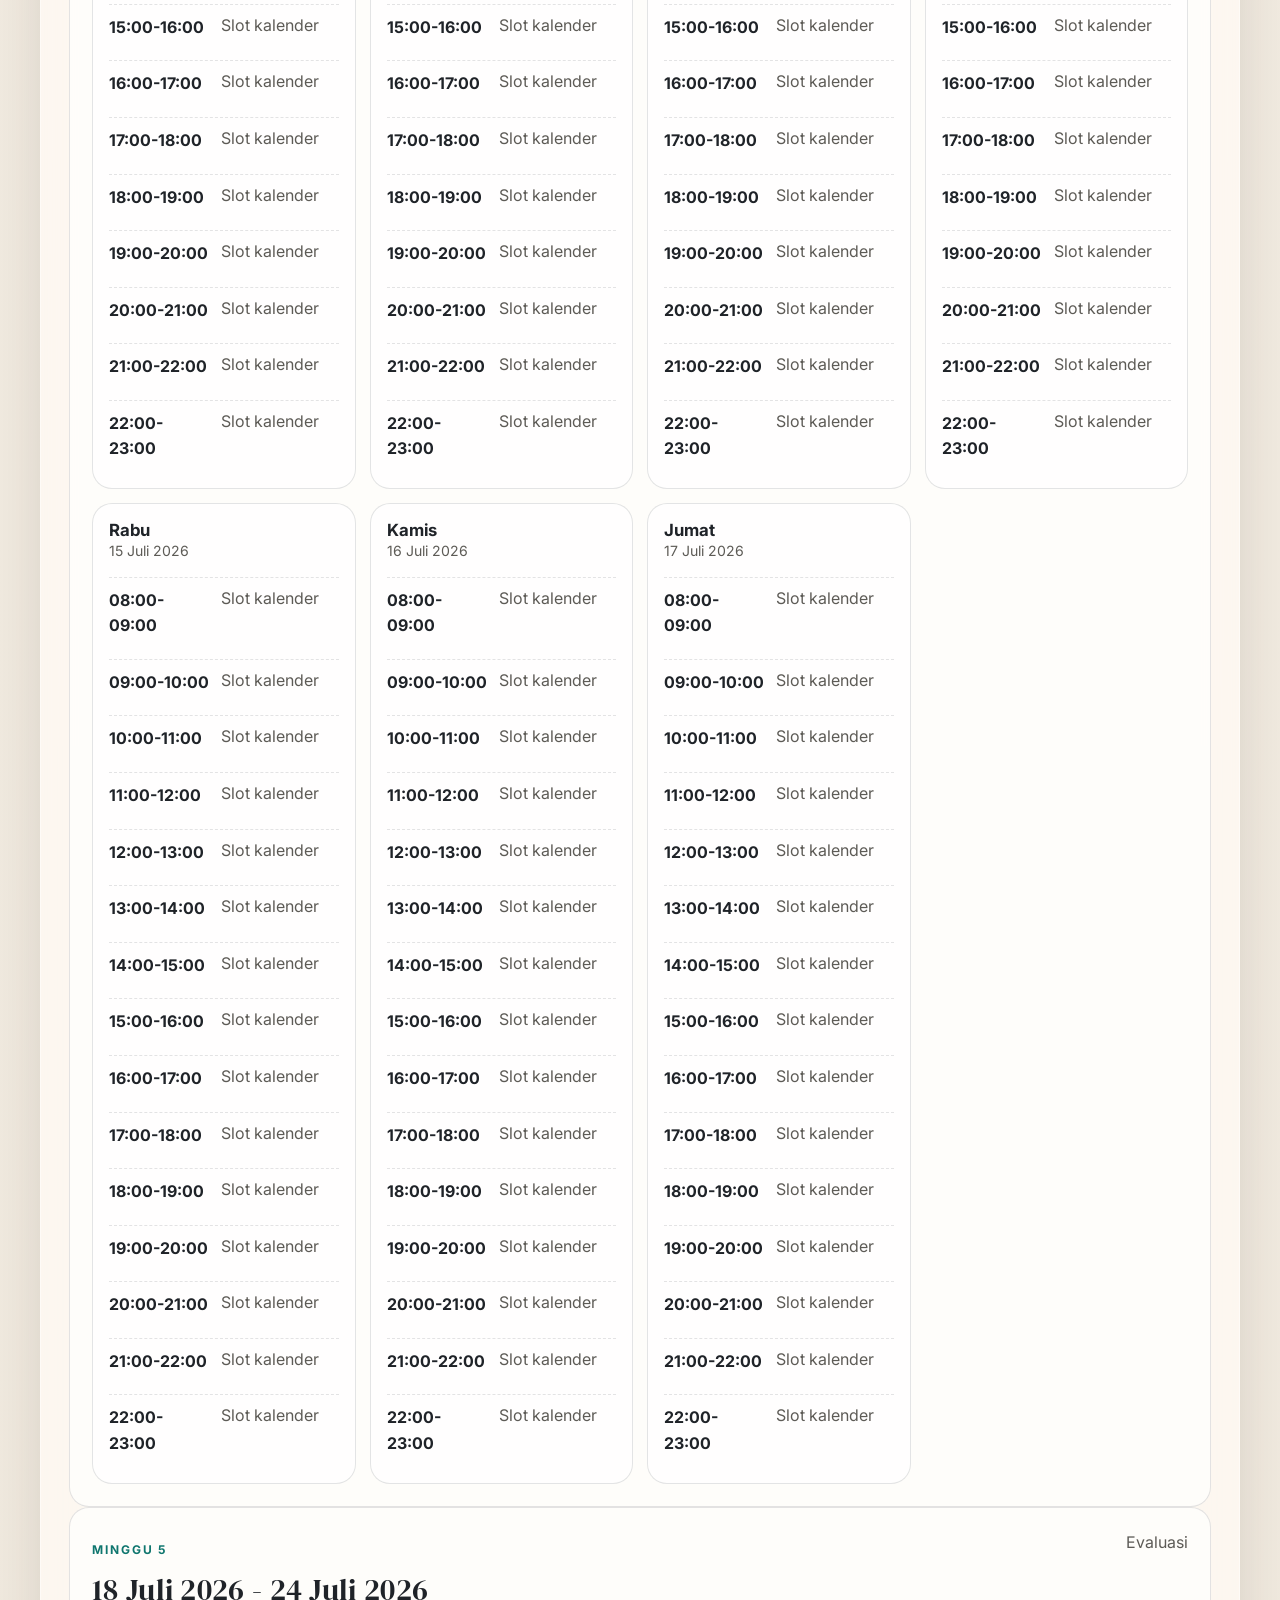
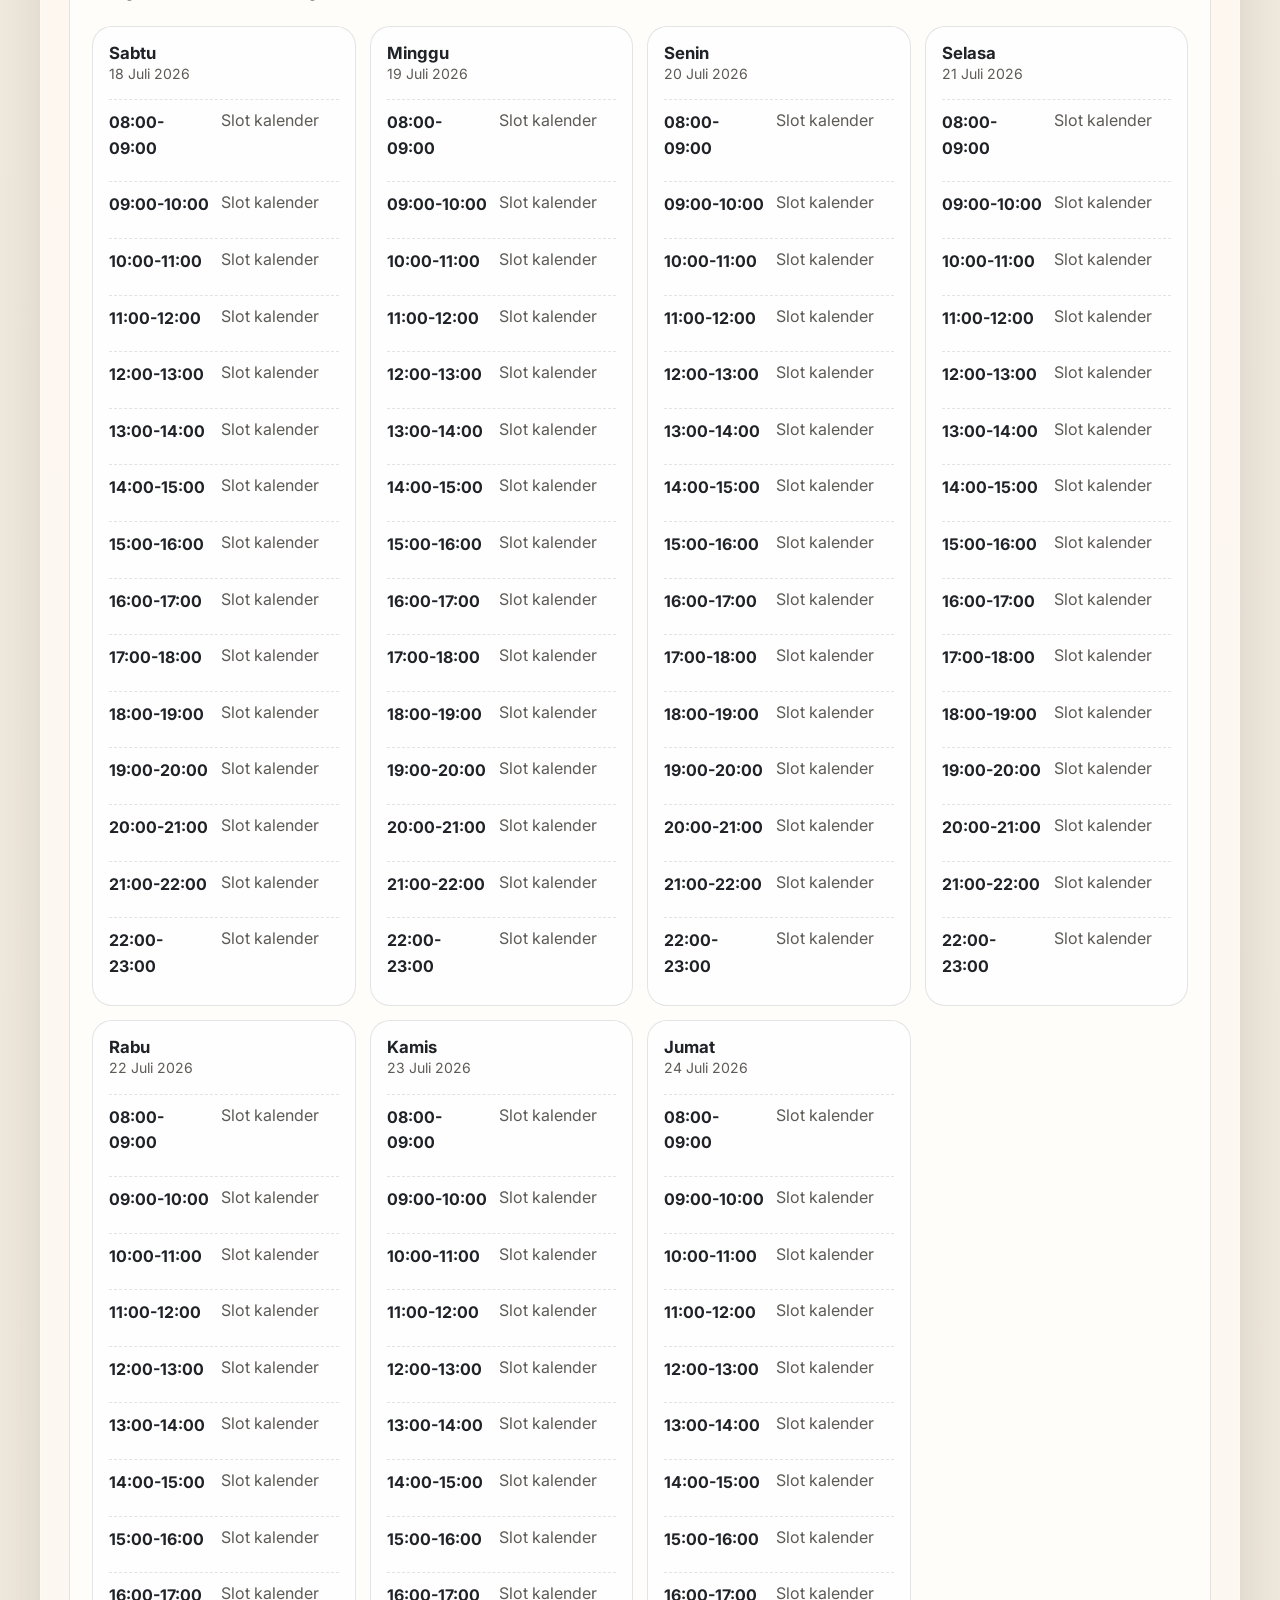
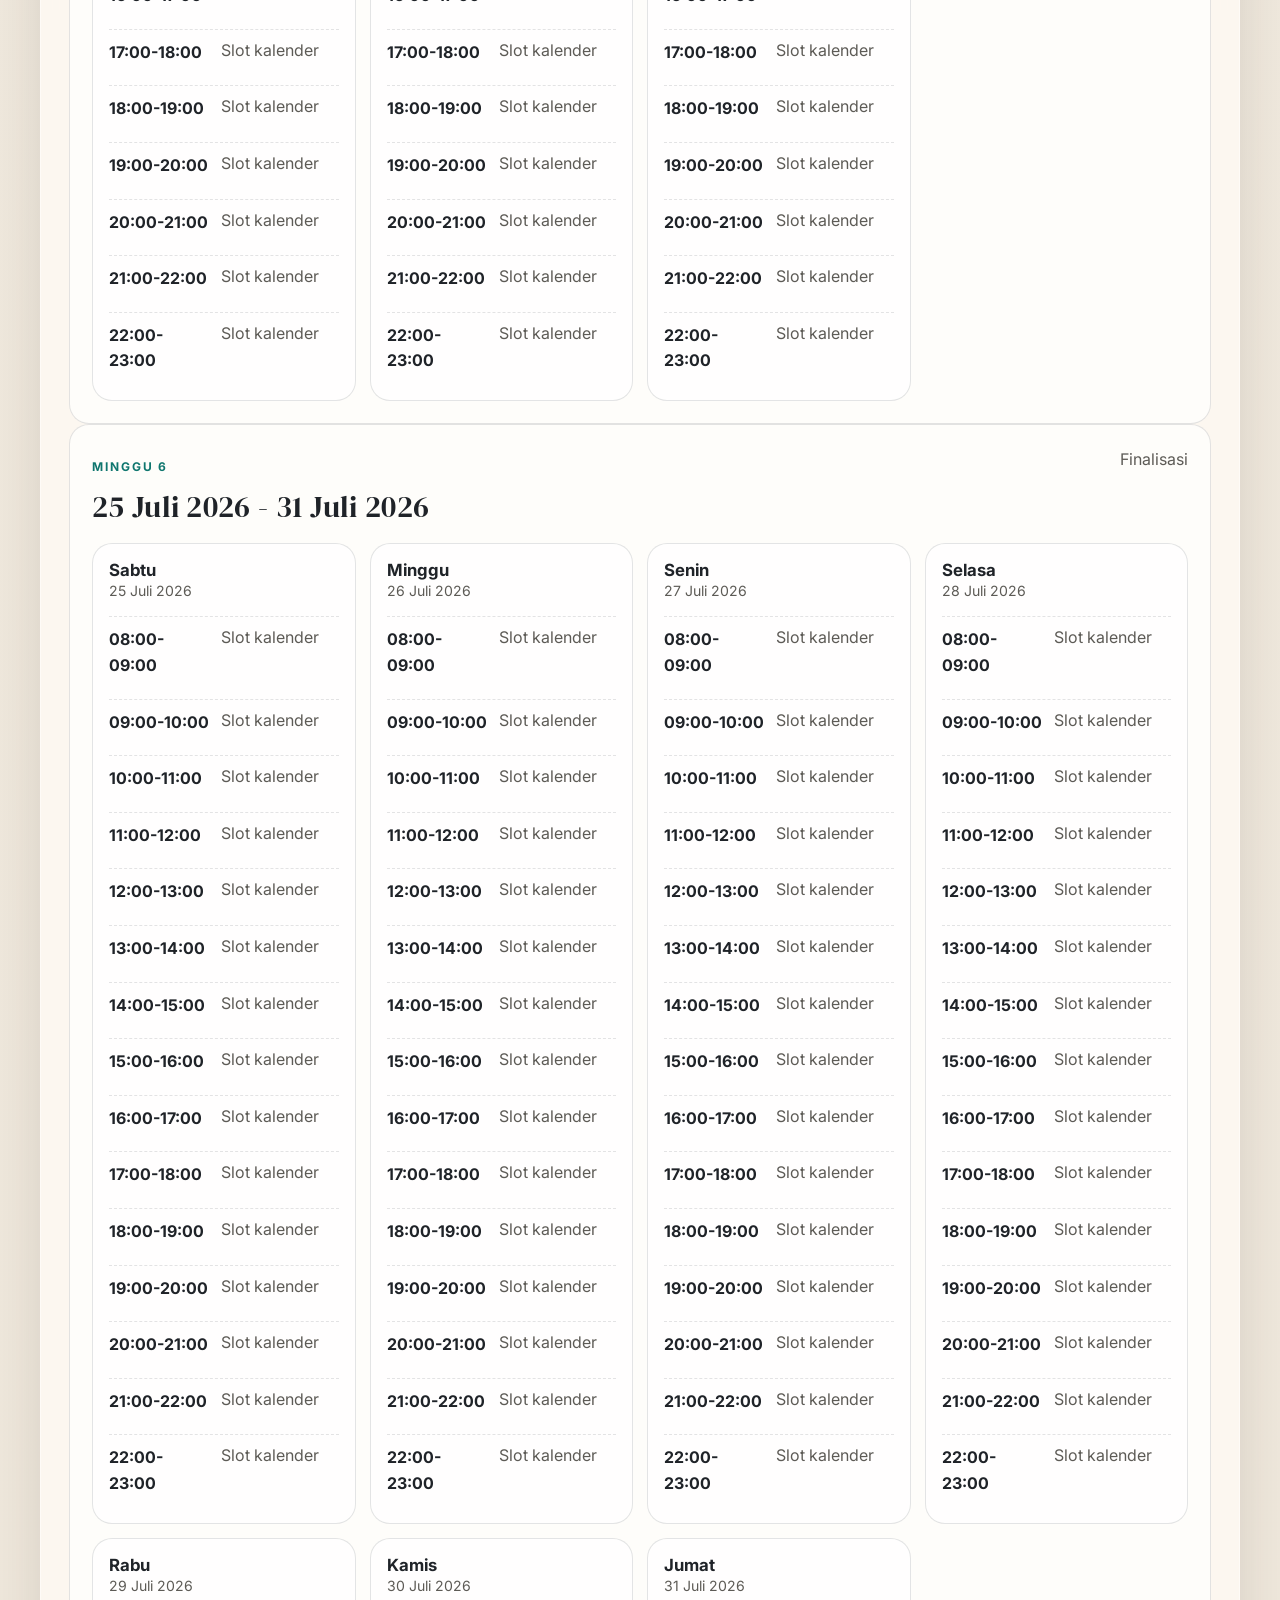
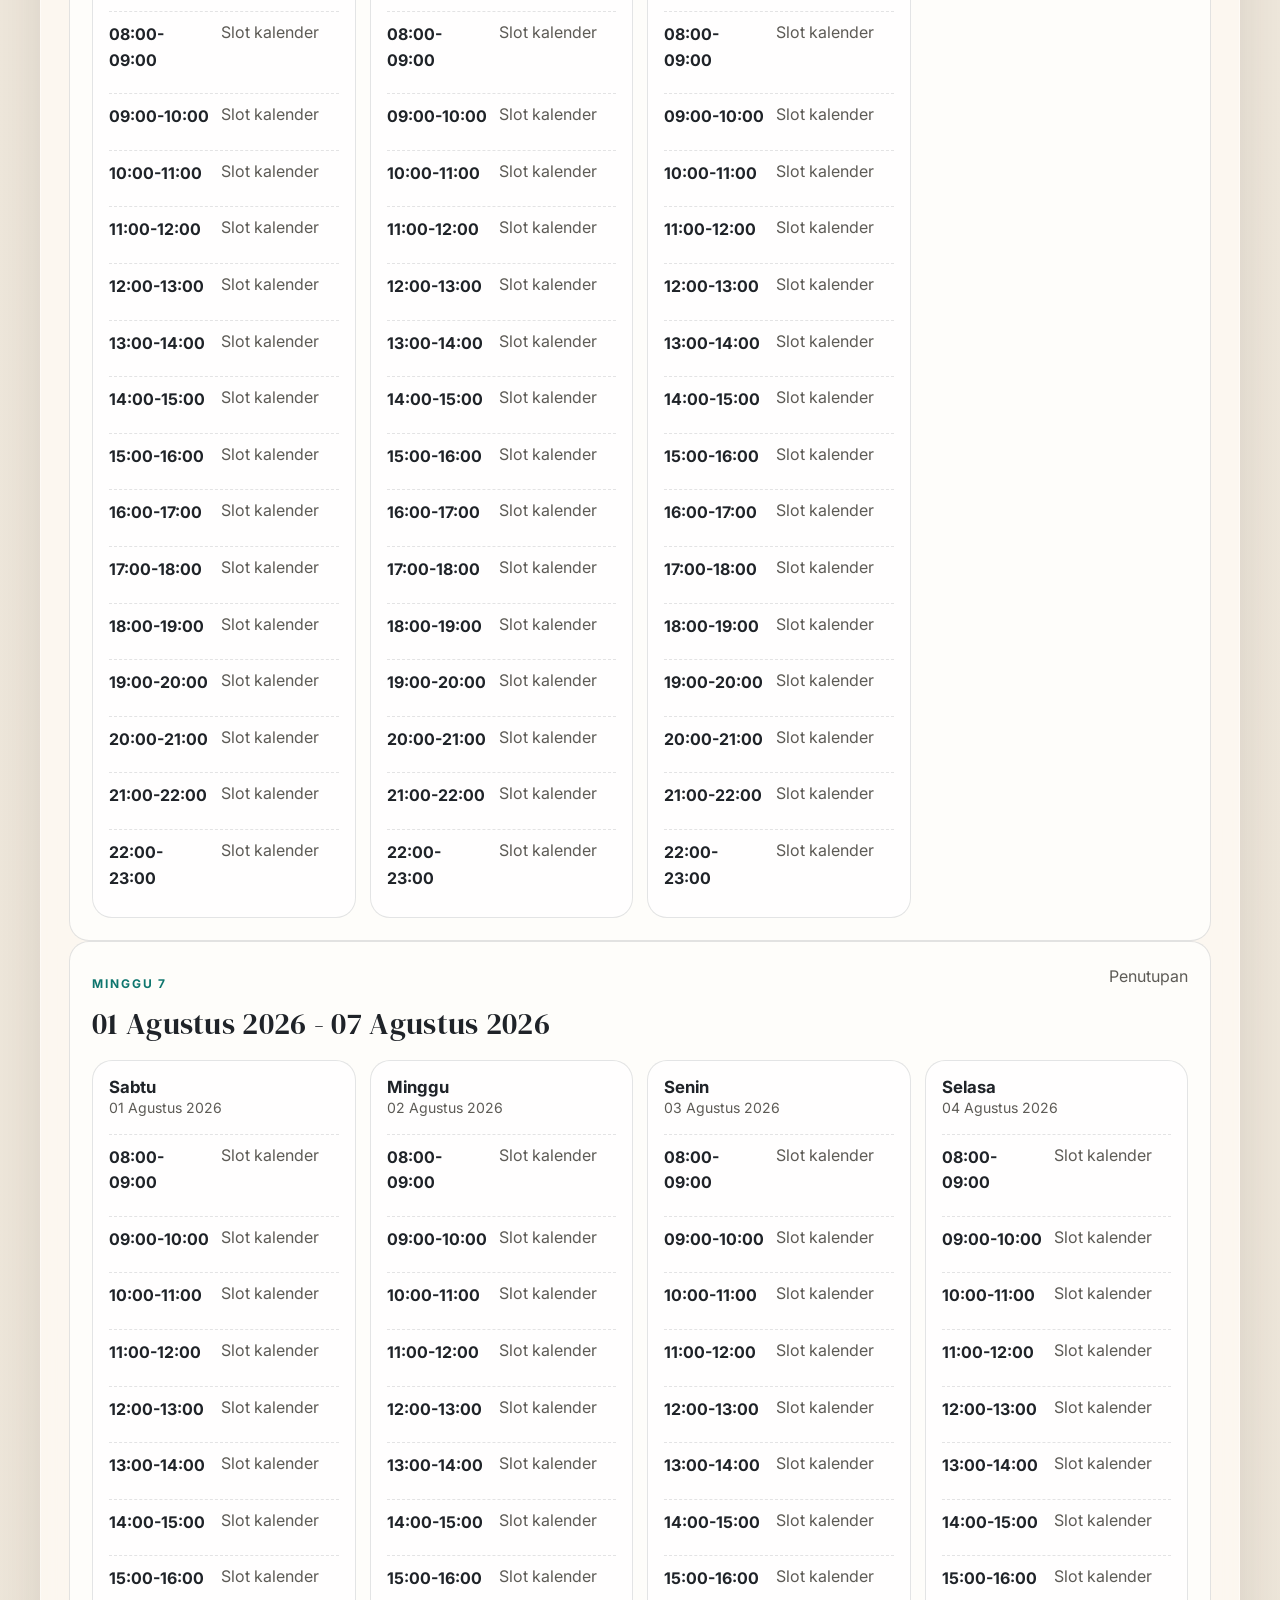
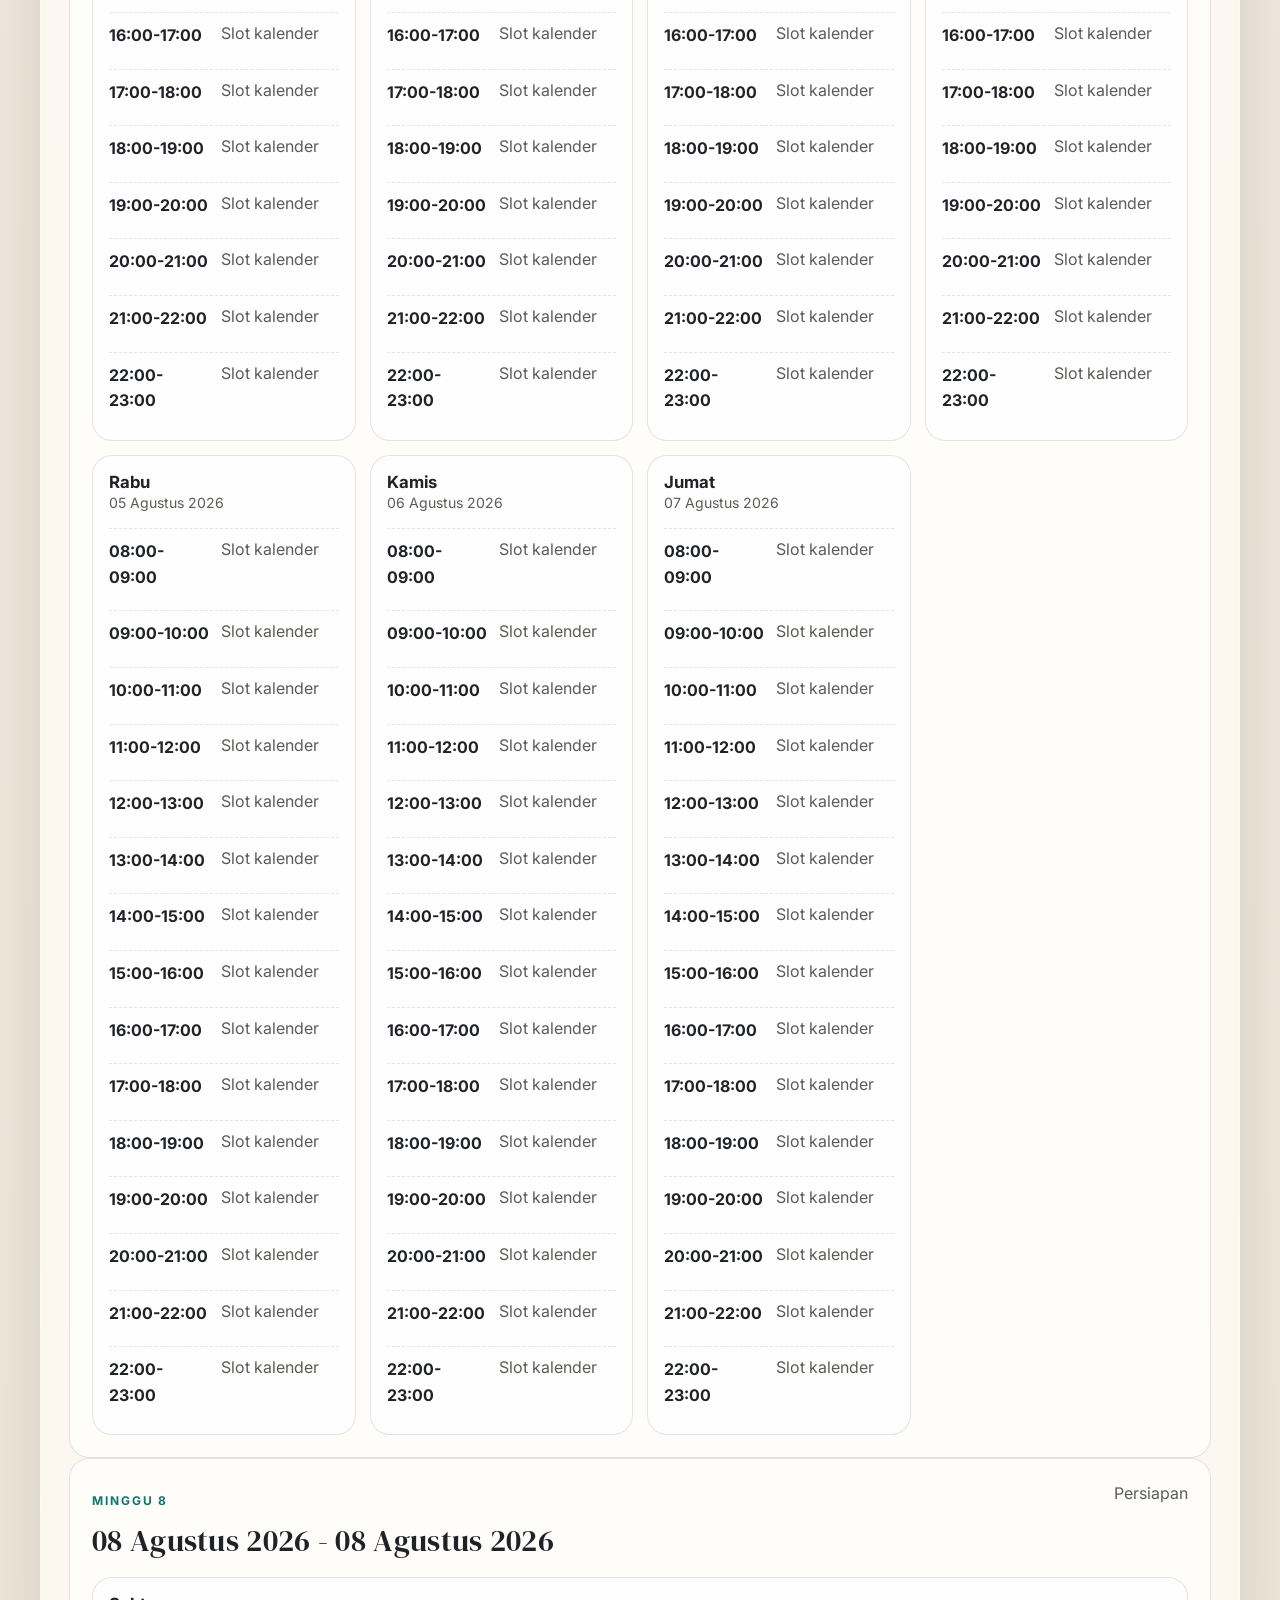
<file: rachma.html>
<!doctype html>
<html lang="id">
  <head>
    <meta charset="UTF-8" />
    <meta name="viewport" content="width=device-width, initial-scale=1.0" />
    <title>Rachma | Gunung Kelir</title>
    <meta name="description" content="Kalender anggota Rachma untuk proker KKN Sub Unit Gunung Kelir." />
    <link rel="preconnect" href="https://fonts.googleapis.com" />
    <link rel="preconnect" href="https://fonts.gstatic.com" crossorigin />
    <link href="https://fonts.googleapis.com/css2?family=DM+Serif+Display&family=Inter:wght@400;500;600;700;800&display=swap" rel="stylesheet" />
    <link rel="stylesheet" href="styles.css" />
  </head>
  <body>
    <div class="shell">
      <header class="hero">
        <p class="eyebrow">KKN Sub Unit Gunung Kelir</p>
        <h1 id="page-title"></h1>
        <p class="hero-copy" id="page-subtitle"></p>
        <div class="stats-strip">
          <div><span>Jam Proker Pokok</span><strong id="primary-hours">0</strong></div>
          <div><span>Jam Proker Bantu</span><strong id="support-hours">0</strong></div>
        </div>
        <div class="hero-actions">
          <a class="btn primary" href="index.html">Kembali ke Beranda</a>
          <a class="btn secondary" href="timeline.html">Timeline Utama</a>
        </div>
      </header>

      <nav class="nav" id="page-nav"></nav>

      <section class="panel">
        <p class="section-note" id="page-summary"></p>
        <form id="entry-form" class="entry-form">
          <div class="form-grid">
            <label>
              Tanggal
              <input name="date" type="date" required />
            </label>
            <label>
              Jam mulai
              <input name="startTime" type="time" required />
            </label>
            <label>
              Jam selesai
              <input name="endTime" type="time" required />
            </label>
            <label>
              Kategori
              <select name="category" required>
                <option value="pokok">Proker Pokok</option>
                <option value="bantu">Proker Bantu</option>
              </select>
            </label>
            <label class="form-span-2">
              Nama proker / kegiatan
              <input name="activity" type="text" maxlength="80" required />
            </label>
            <label class="form-span-2">
              Catatan
              <input name="notes" type="text" maxlength="120" placeholder="Opsional" />
            </label>
          </div>
          <div class="form-actions">
            <button type="submit" class="btn primary">Simpan ke Timeline Bersama</button>
            <p id="form-status" class="form-status">Data akan dikirim ke backend bersama jika URL Apps Script sudah diisi.</p>
          </div>
        </form>
        <div id="calendar-list"></div>
      </section>
    </div>

    <script>
      window.PAGE_CONFIG = {
        memberName: 'Rachma',
        personId: 'rachma',
        backendUrl: '',
        title: 'Rachma',
        subtitle: 'Halaman kalender Rachma dari 20 Juni sampai 8 Agustus.',
        summary: 'Kalender ini sengaja dibuat sederhana supaya mudah dipakai di Google Sites.',
        navLinks: [
          { label: 'Beranda', href: 'index.html' },
          { label: 'Timeline', href: 'timeline.html' },
          { label: 'Naldo', href: 'naldo.html' },
          { label: 'Hafiz', href: 'hafiz.html' },
          { label: 'Rachma', href: 'rachma.html' },
          { label: 'Livia', href: 'livia.html' },
          { label: 'Laras', href: 'laras.html' },
          { label: 'Tata', href: 'tata.html' },
        ],
      };
    </script>
    <script src="config.js"></script>
    <script src="app.js"></script>
  </body>
</html>
</file>
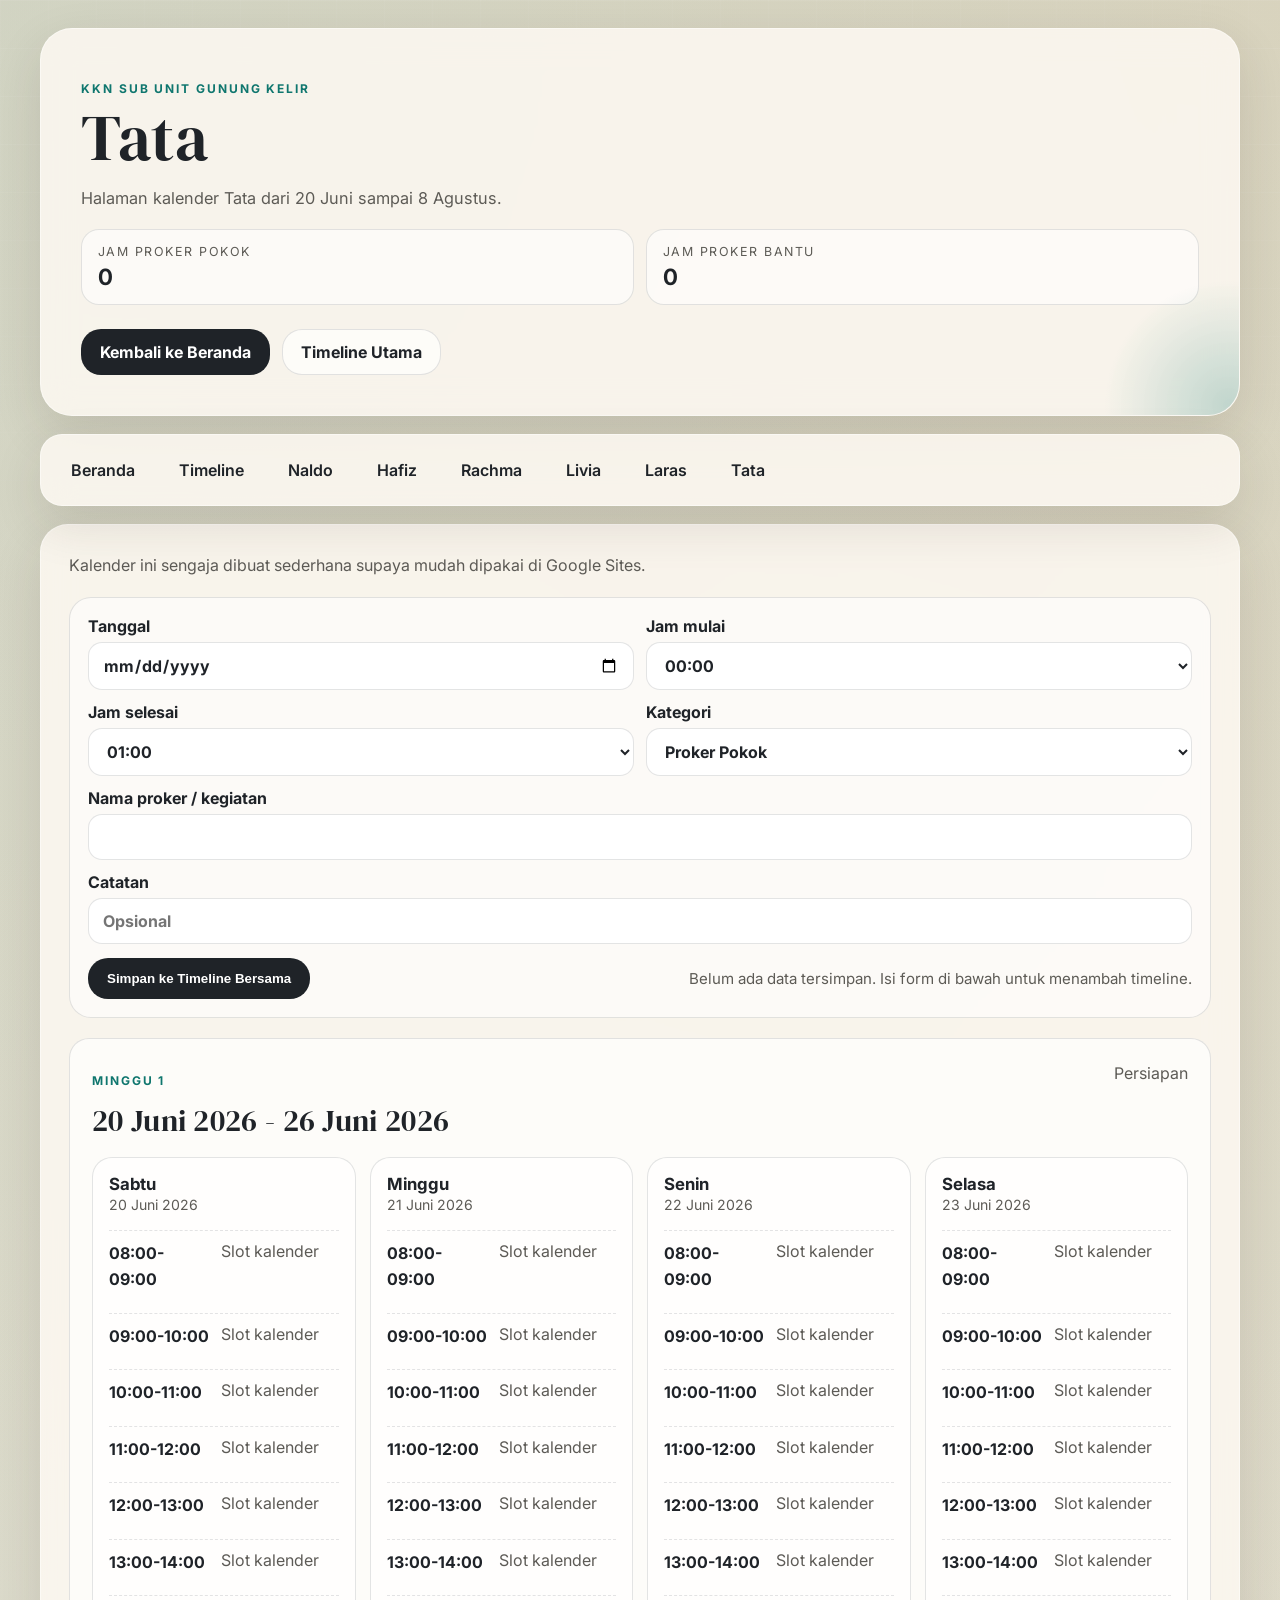
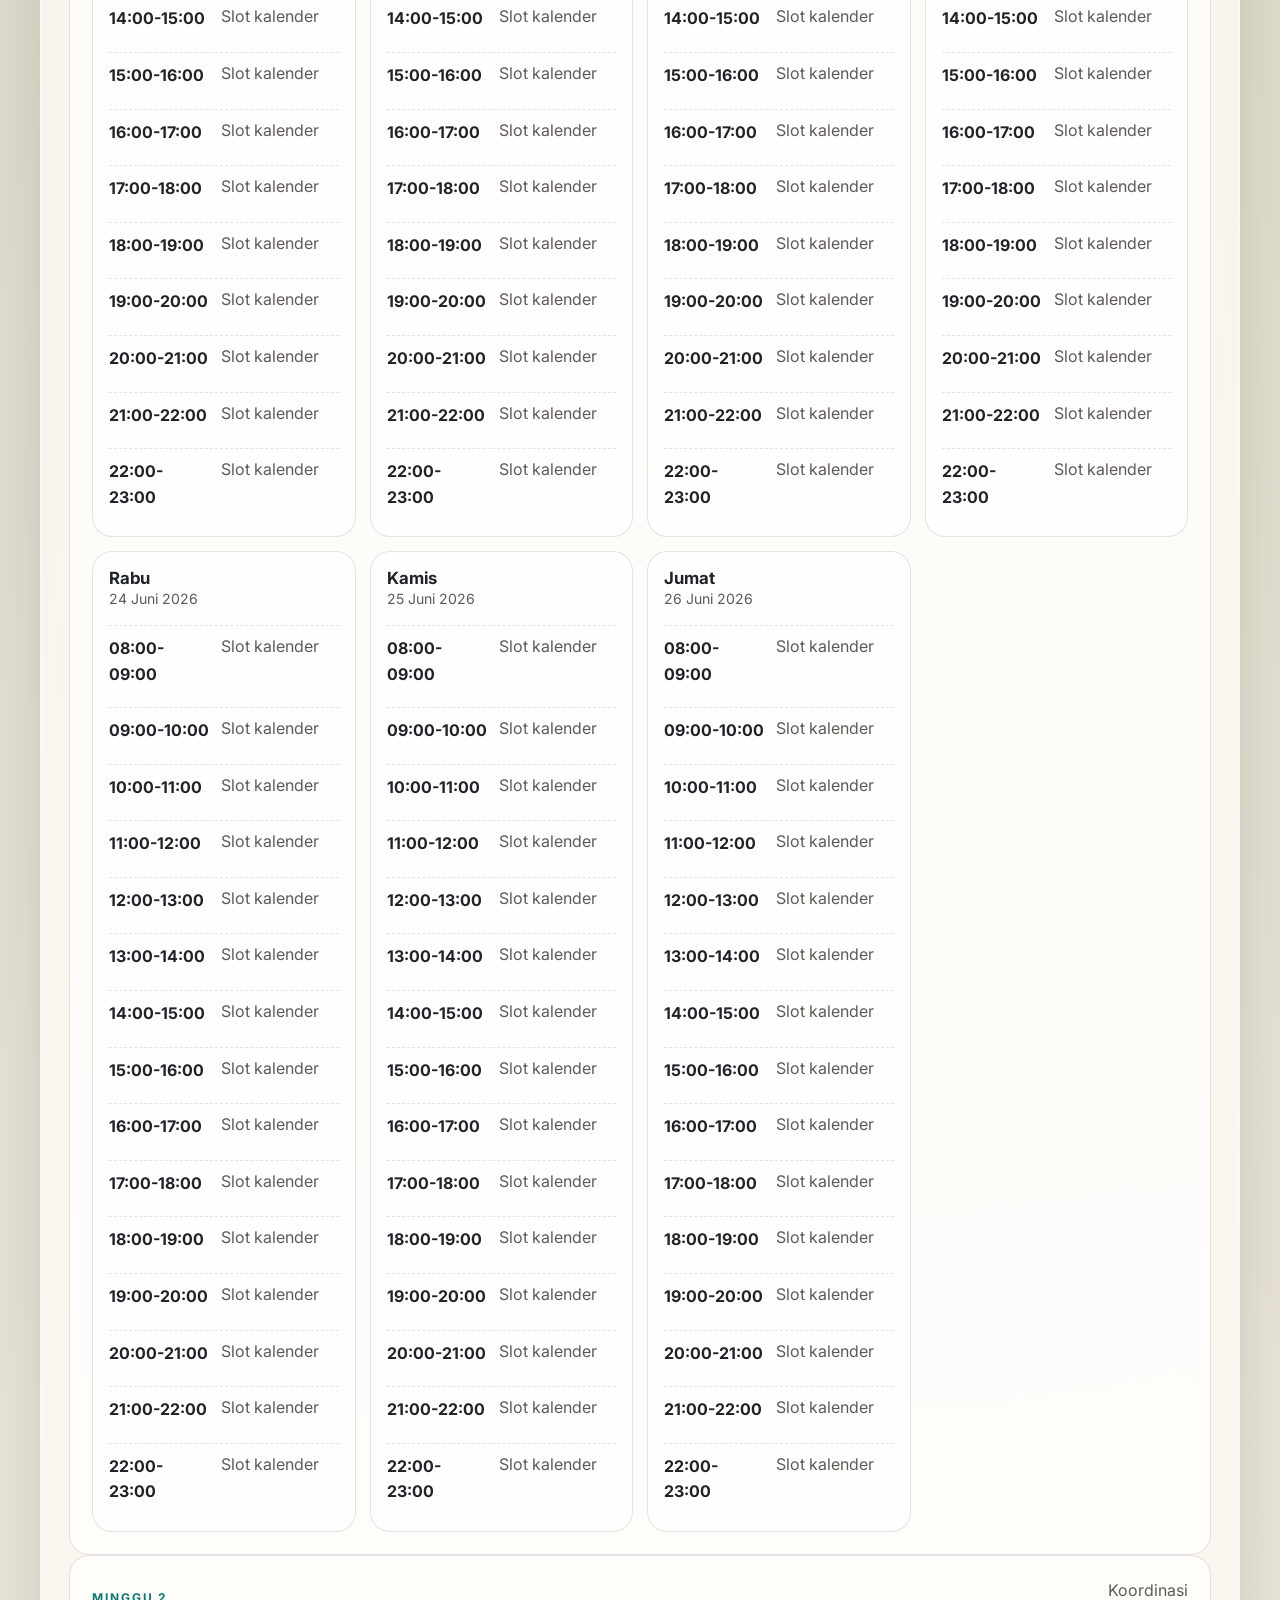
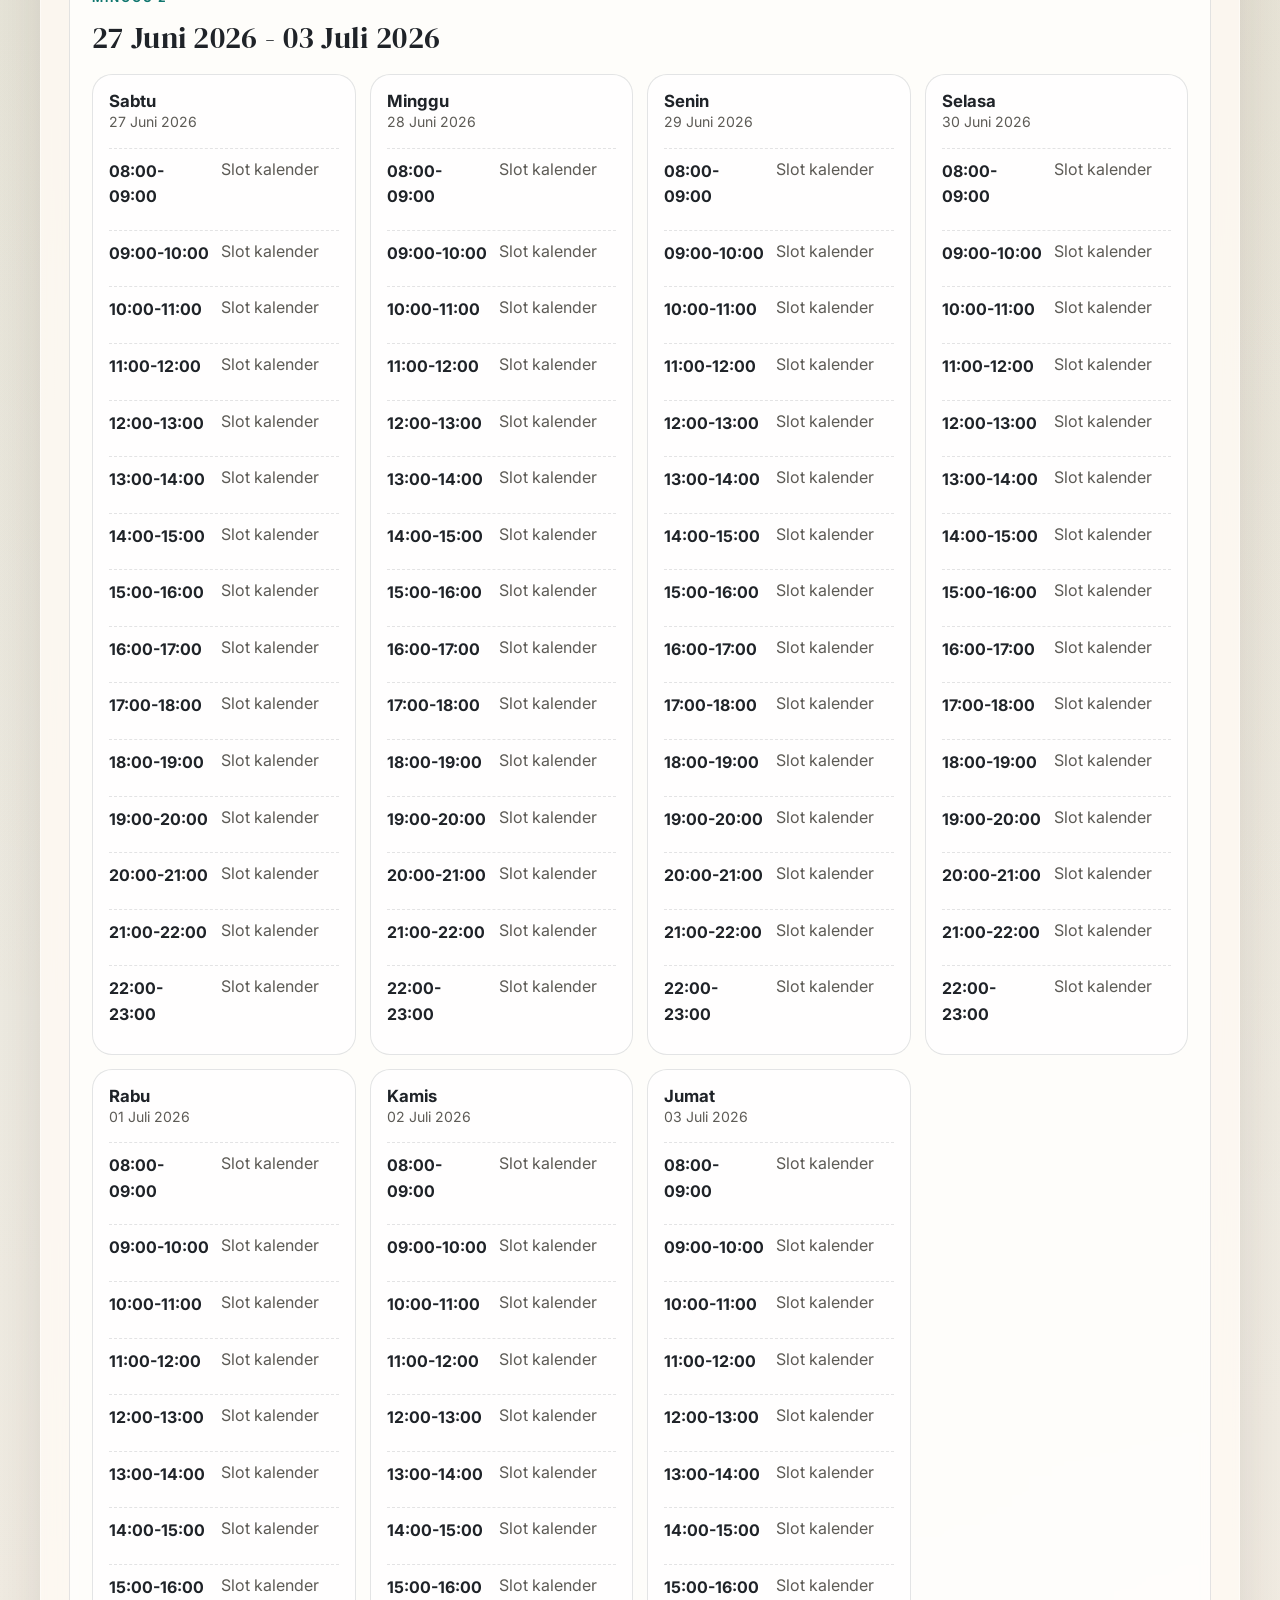
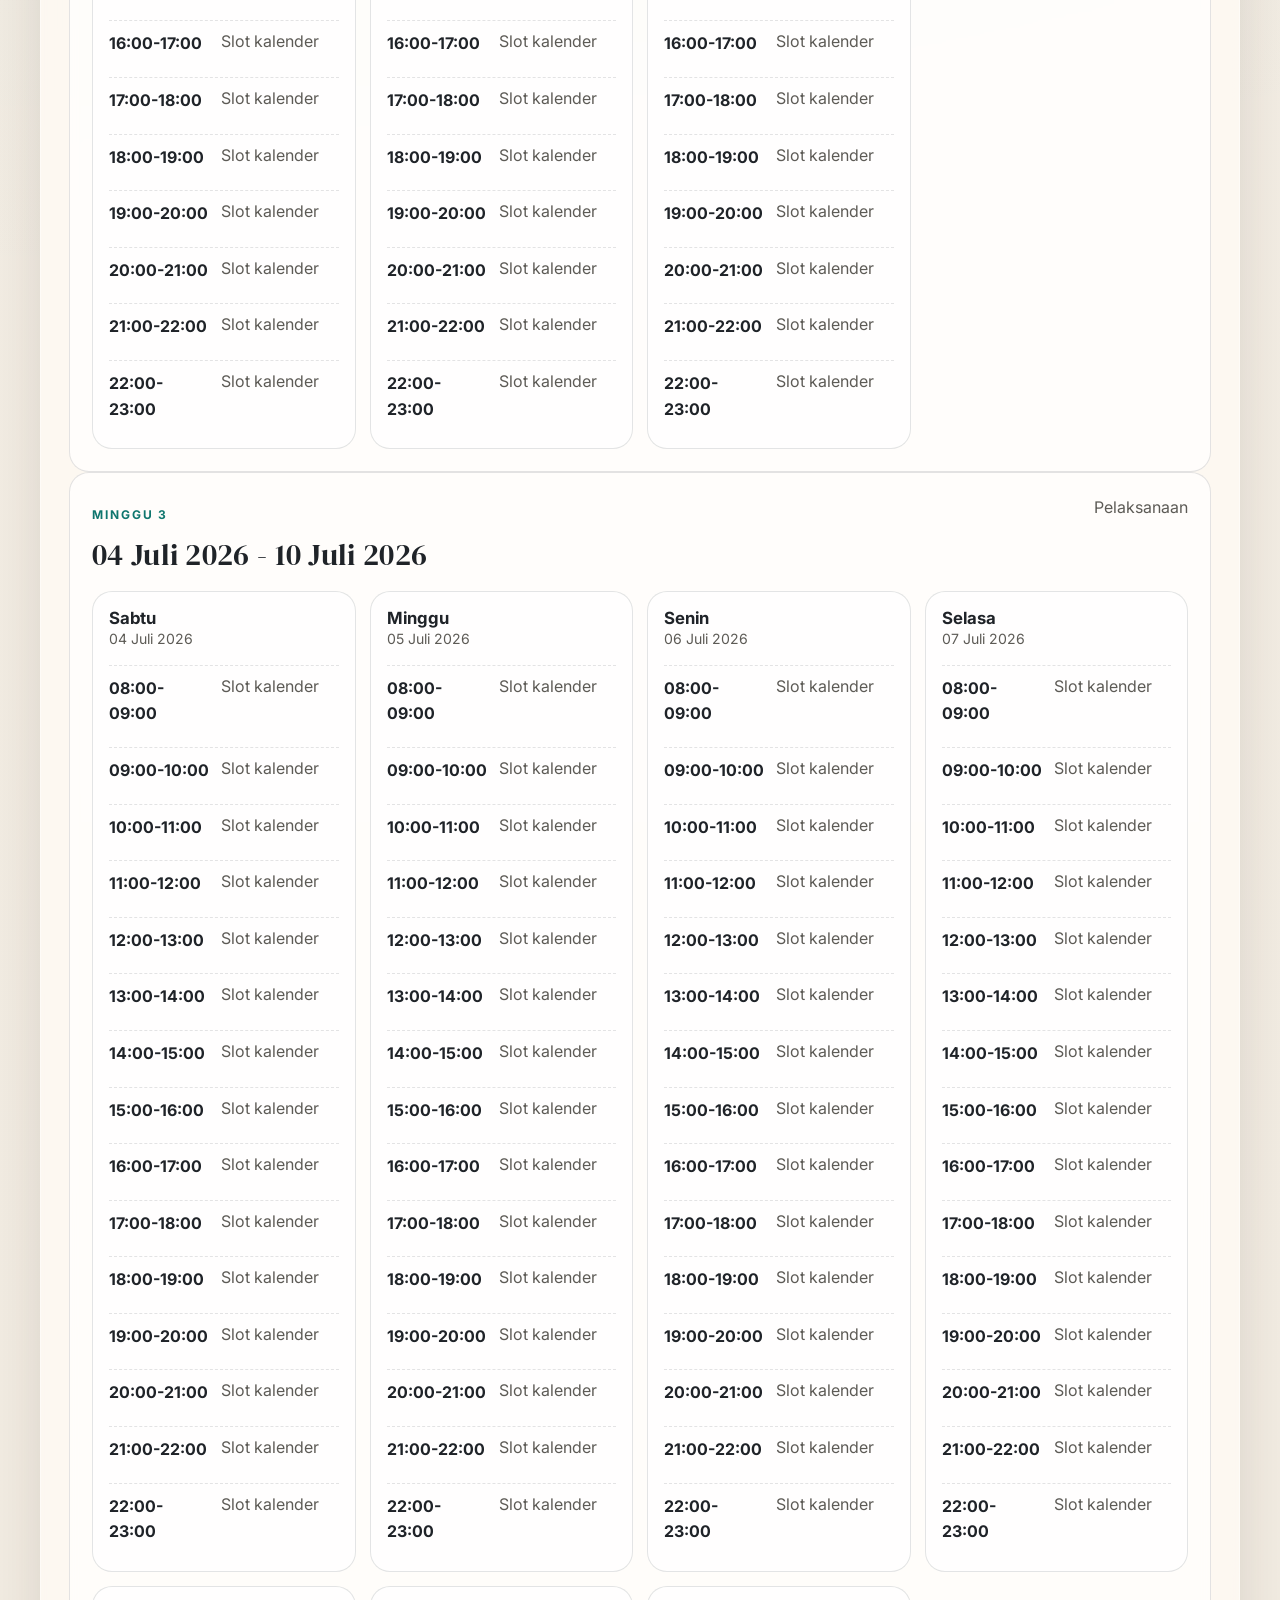
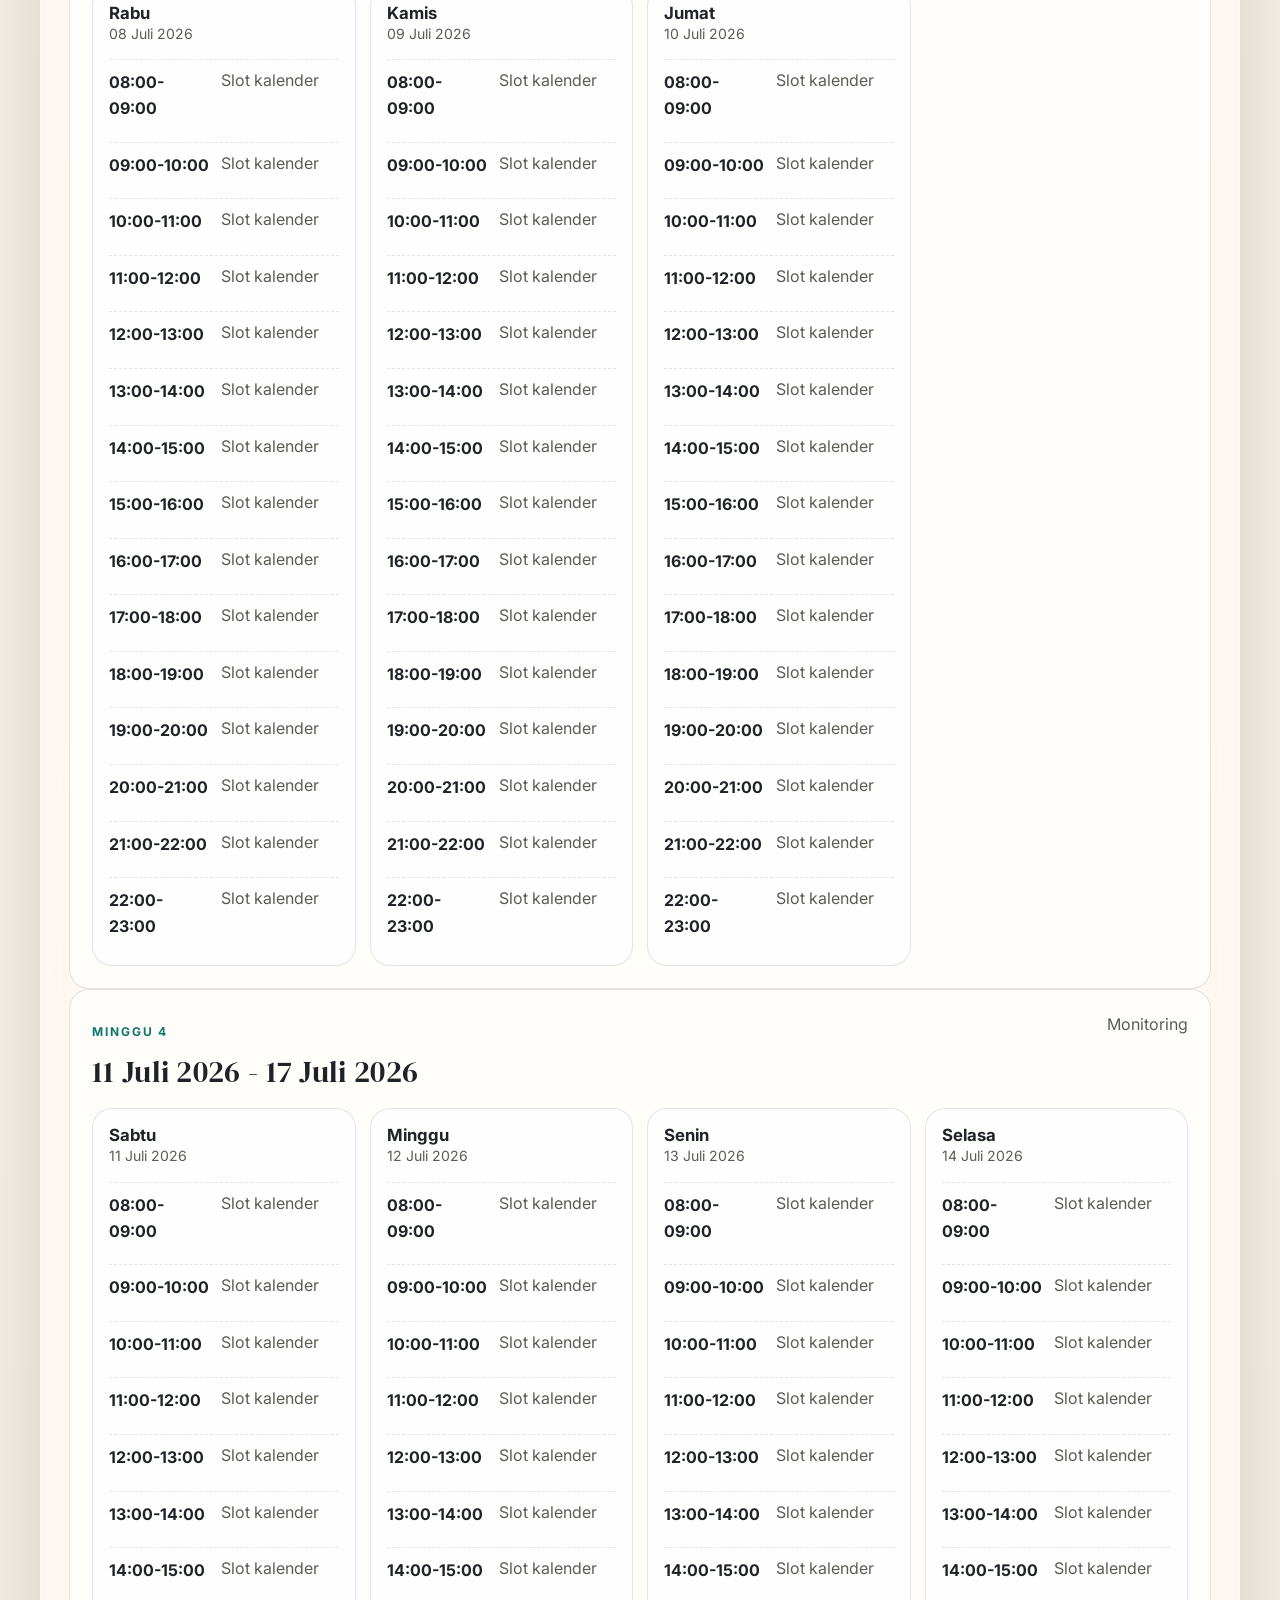
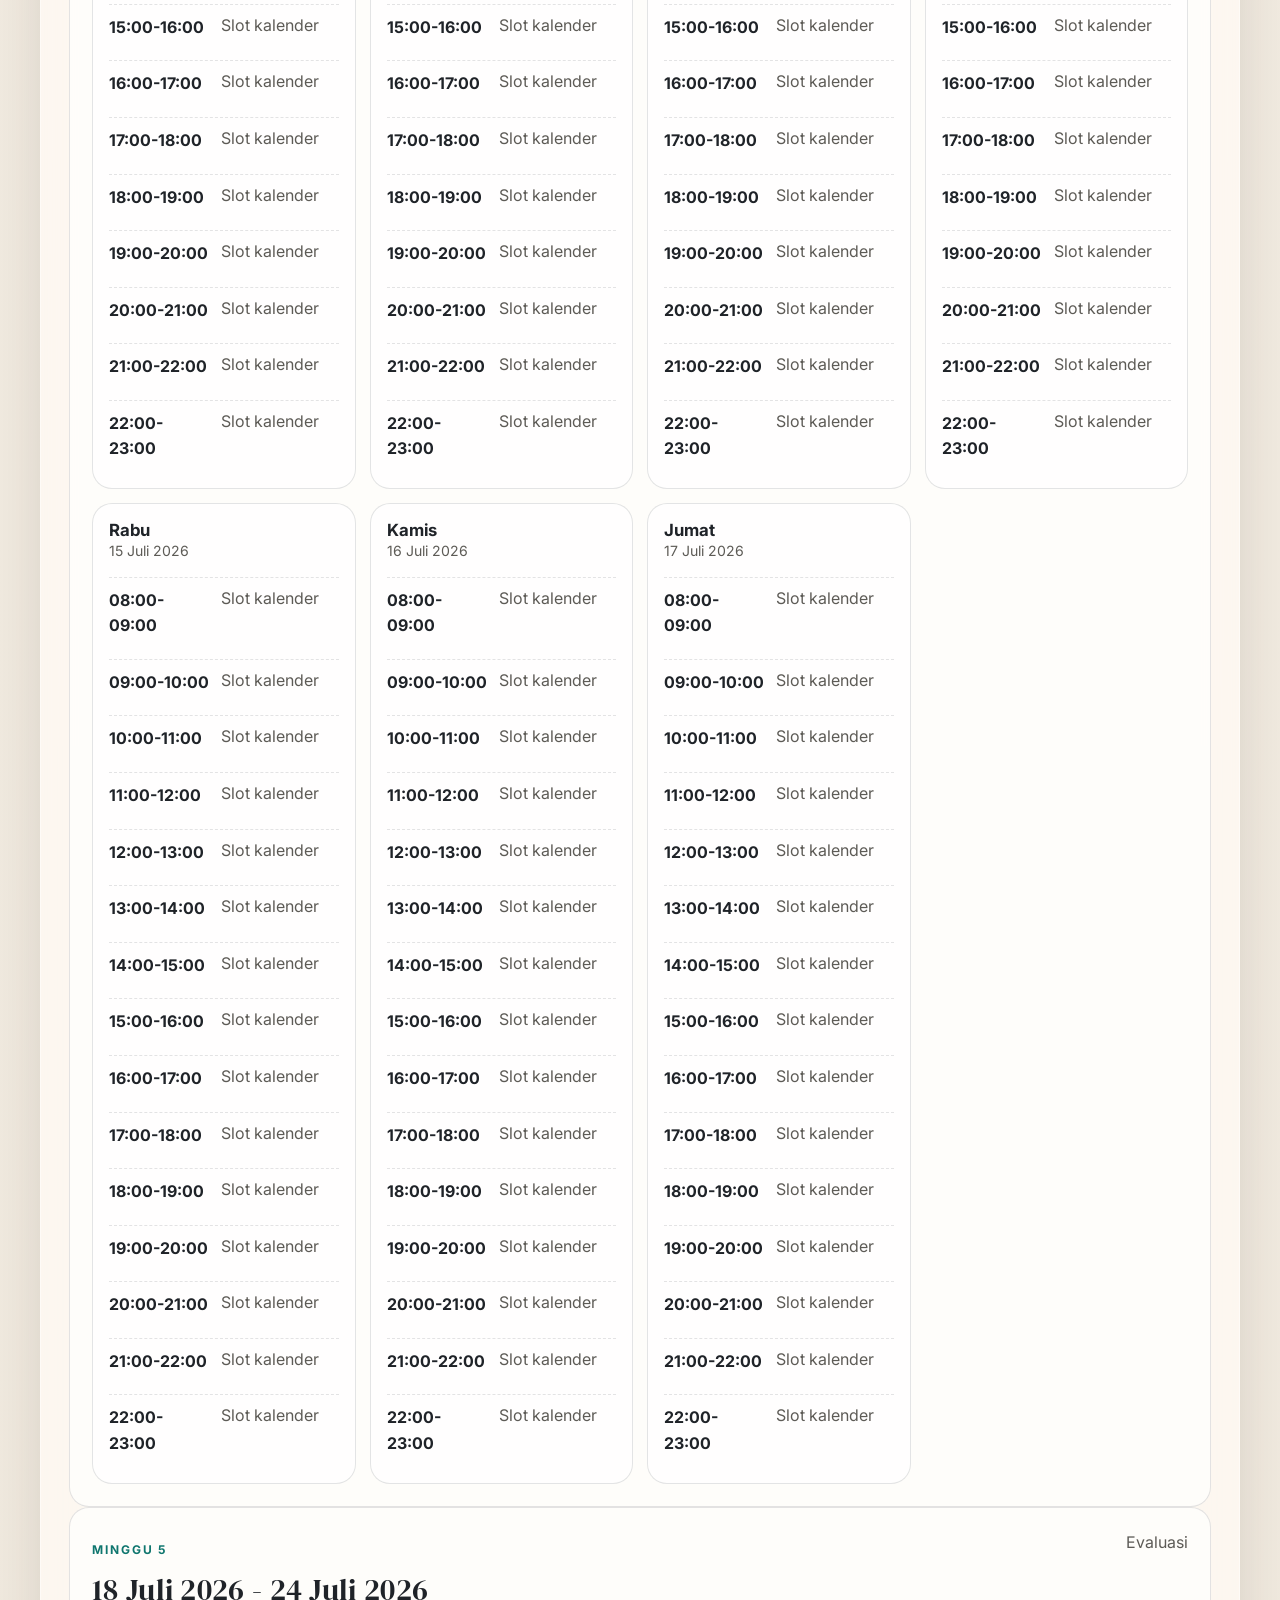
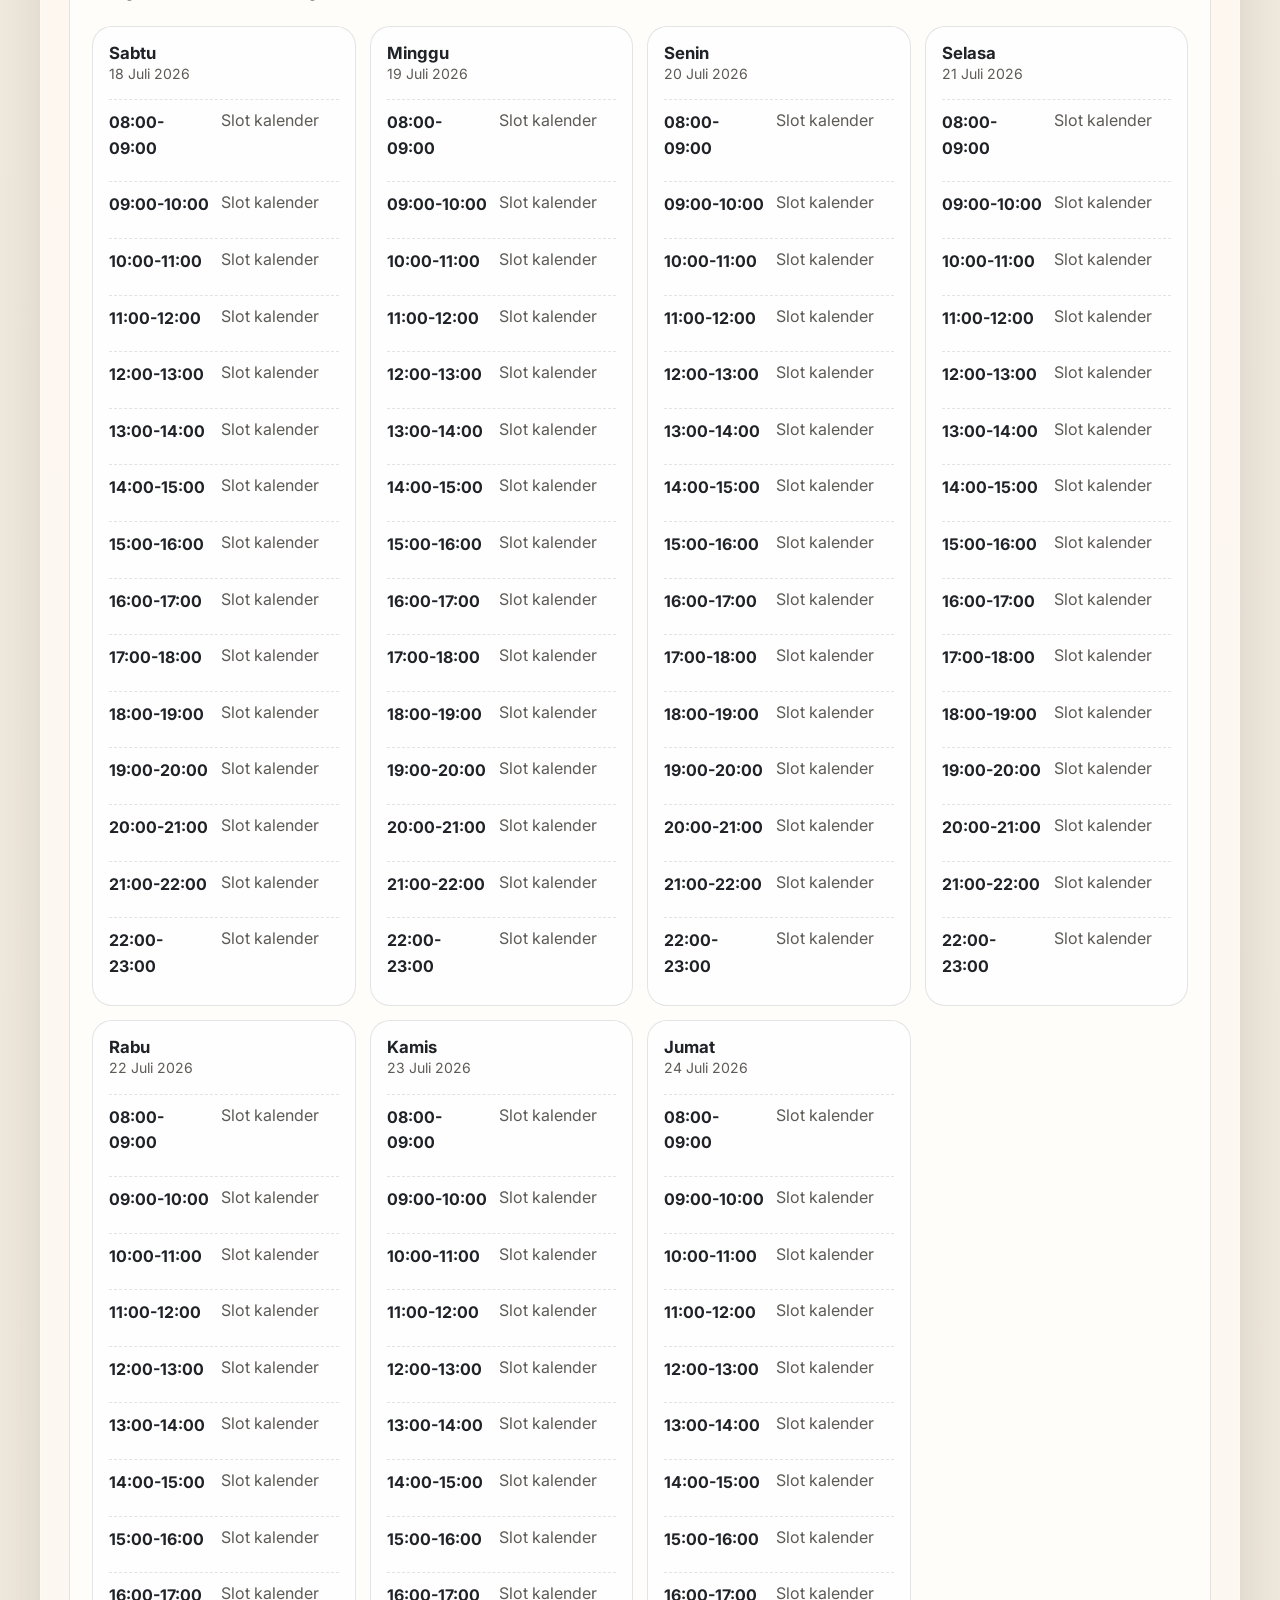
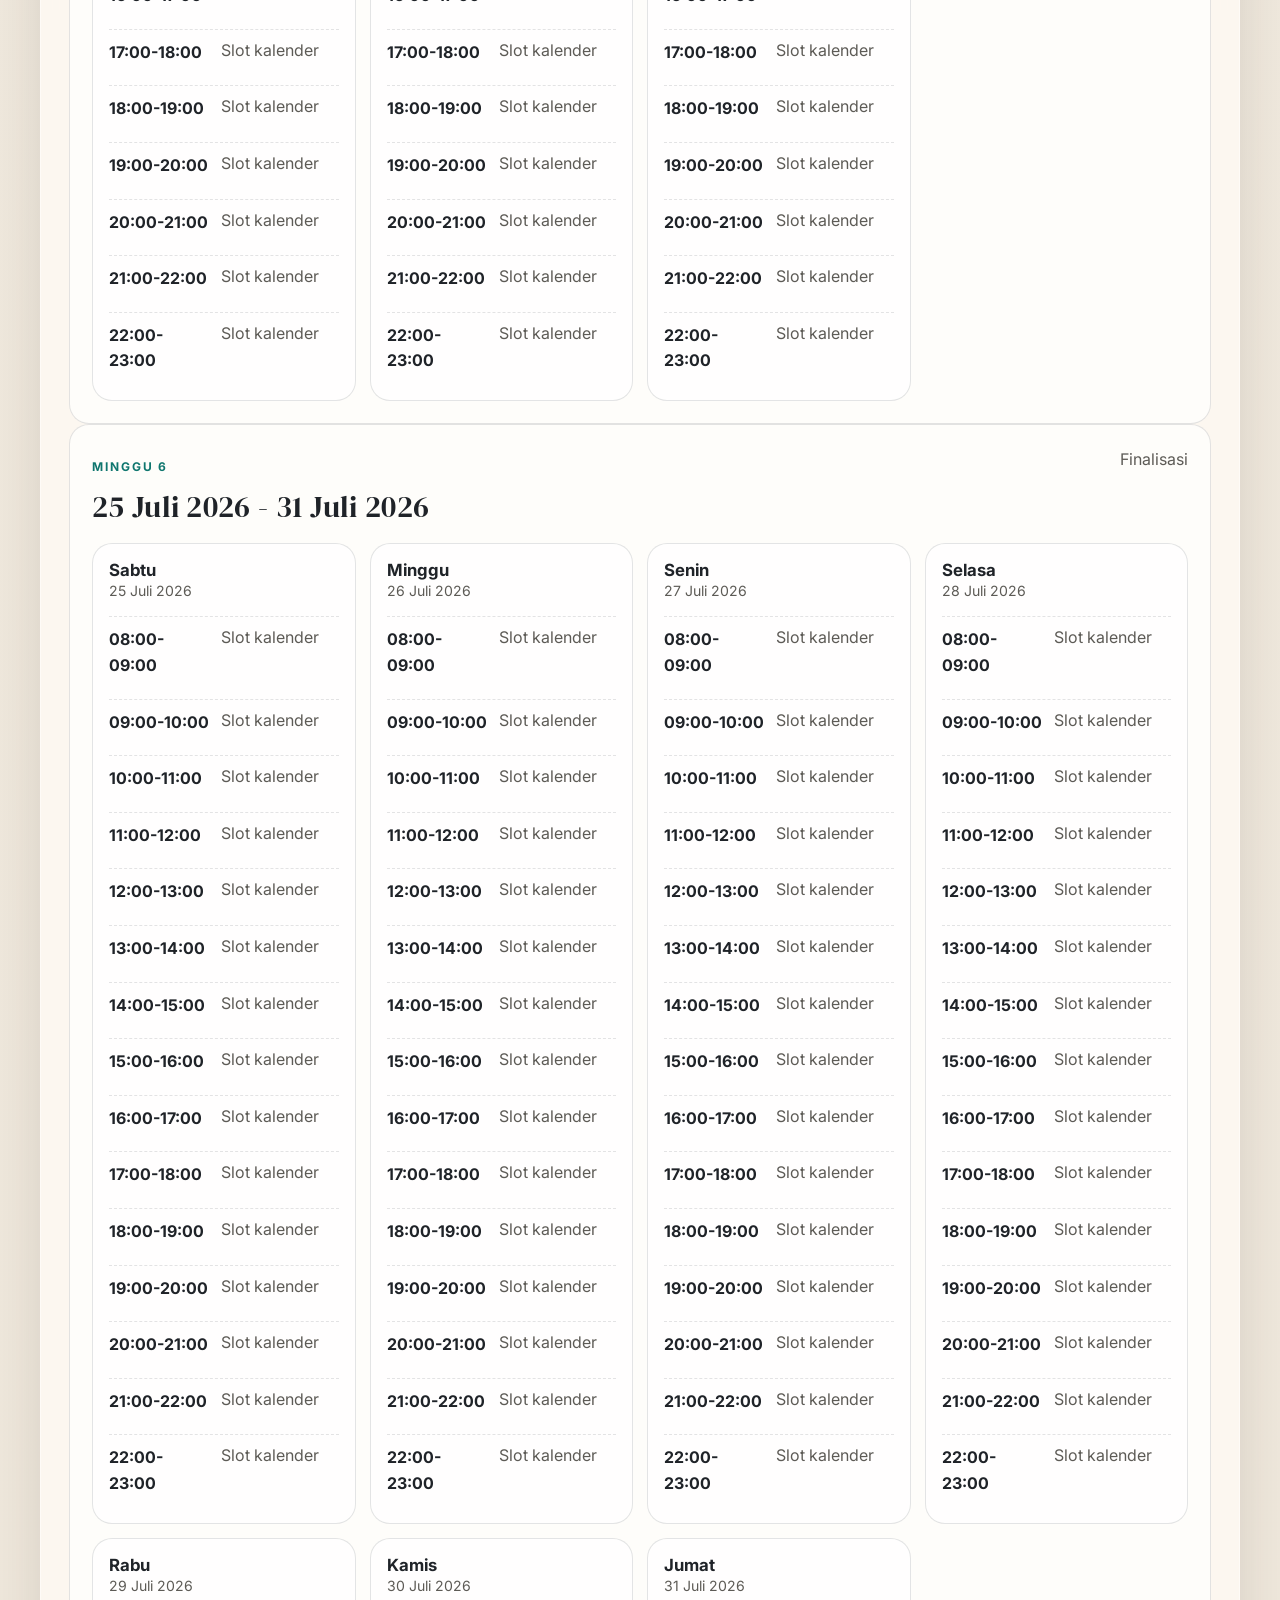
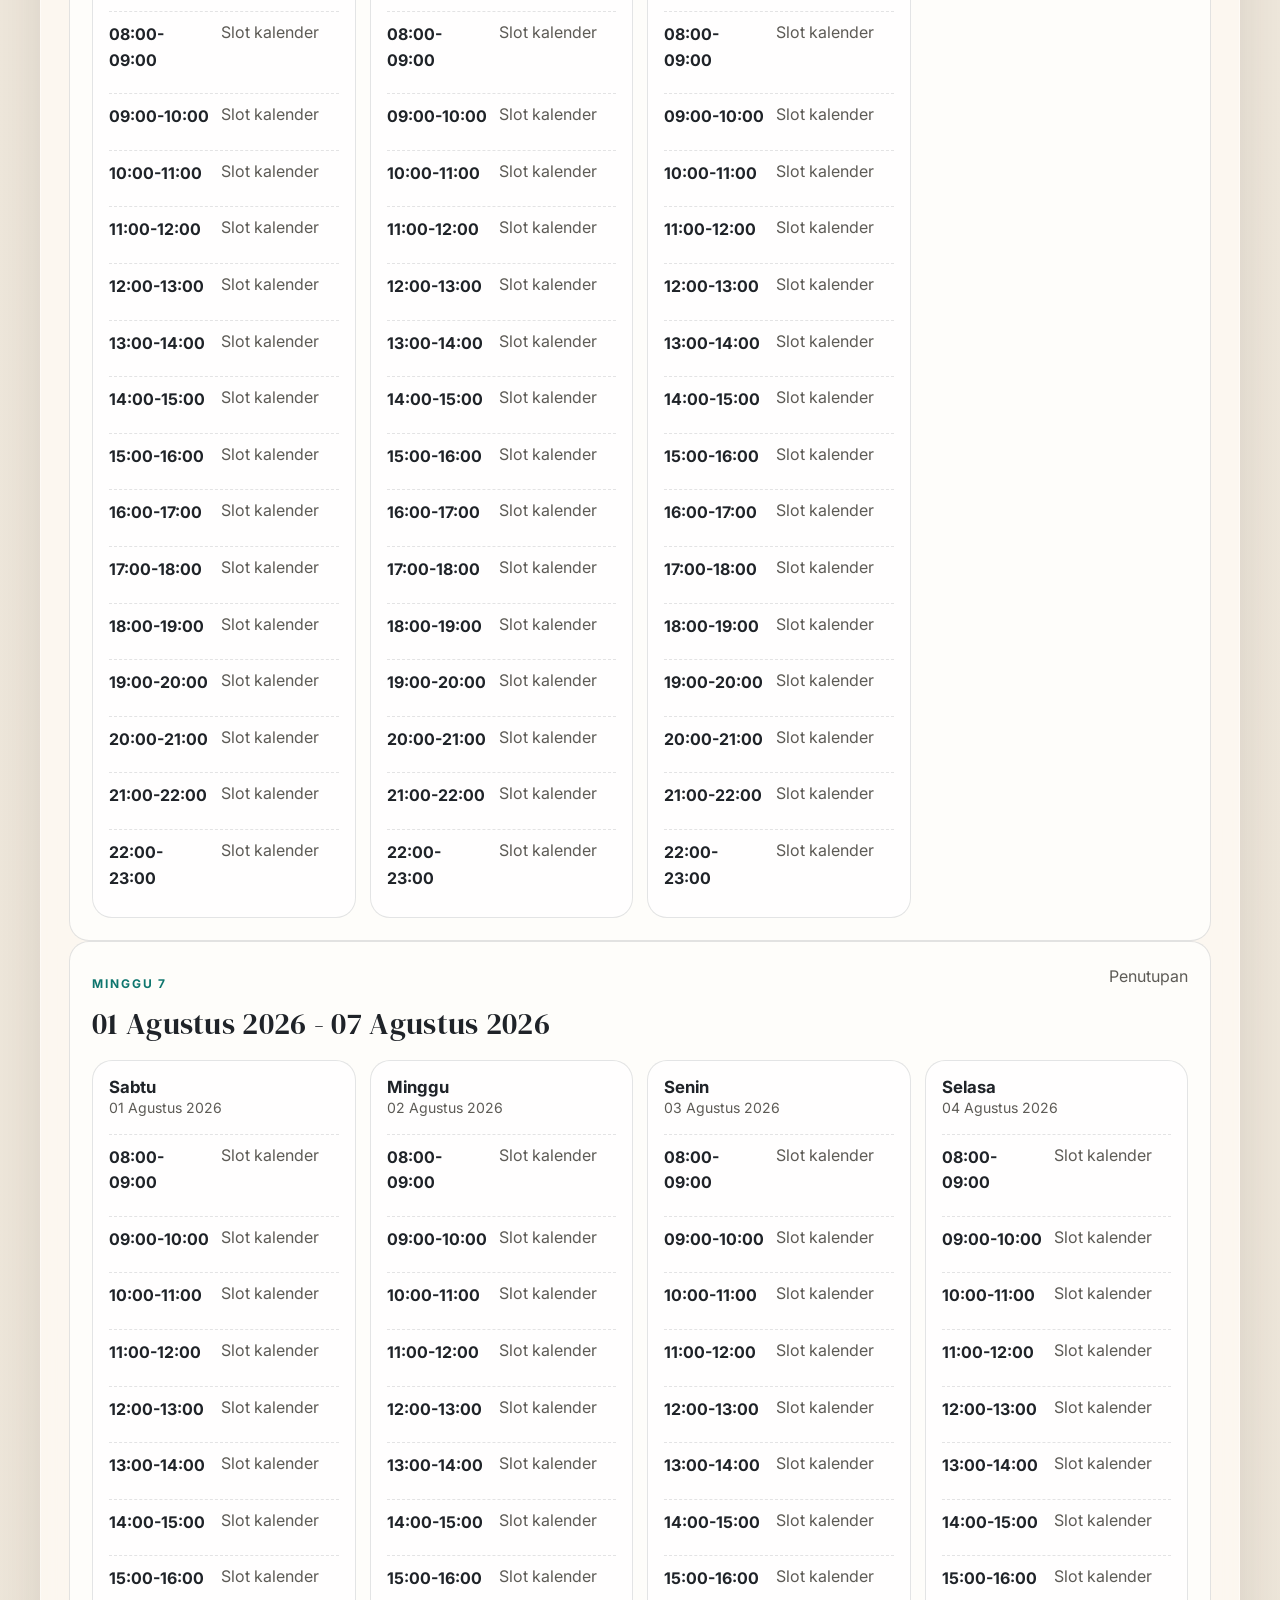
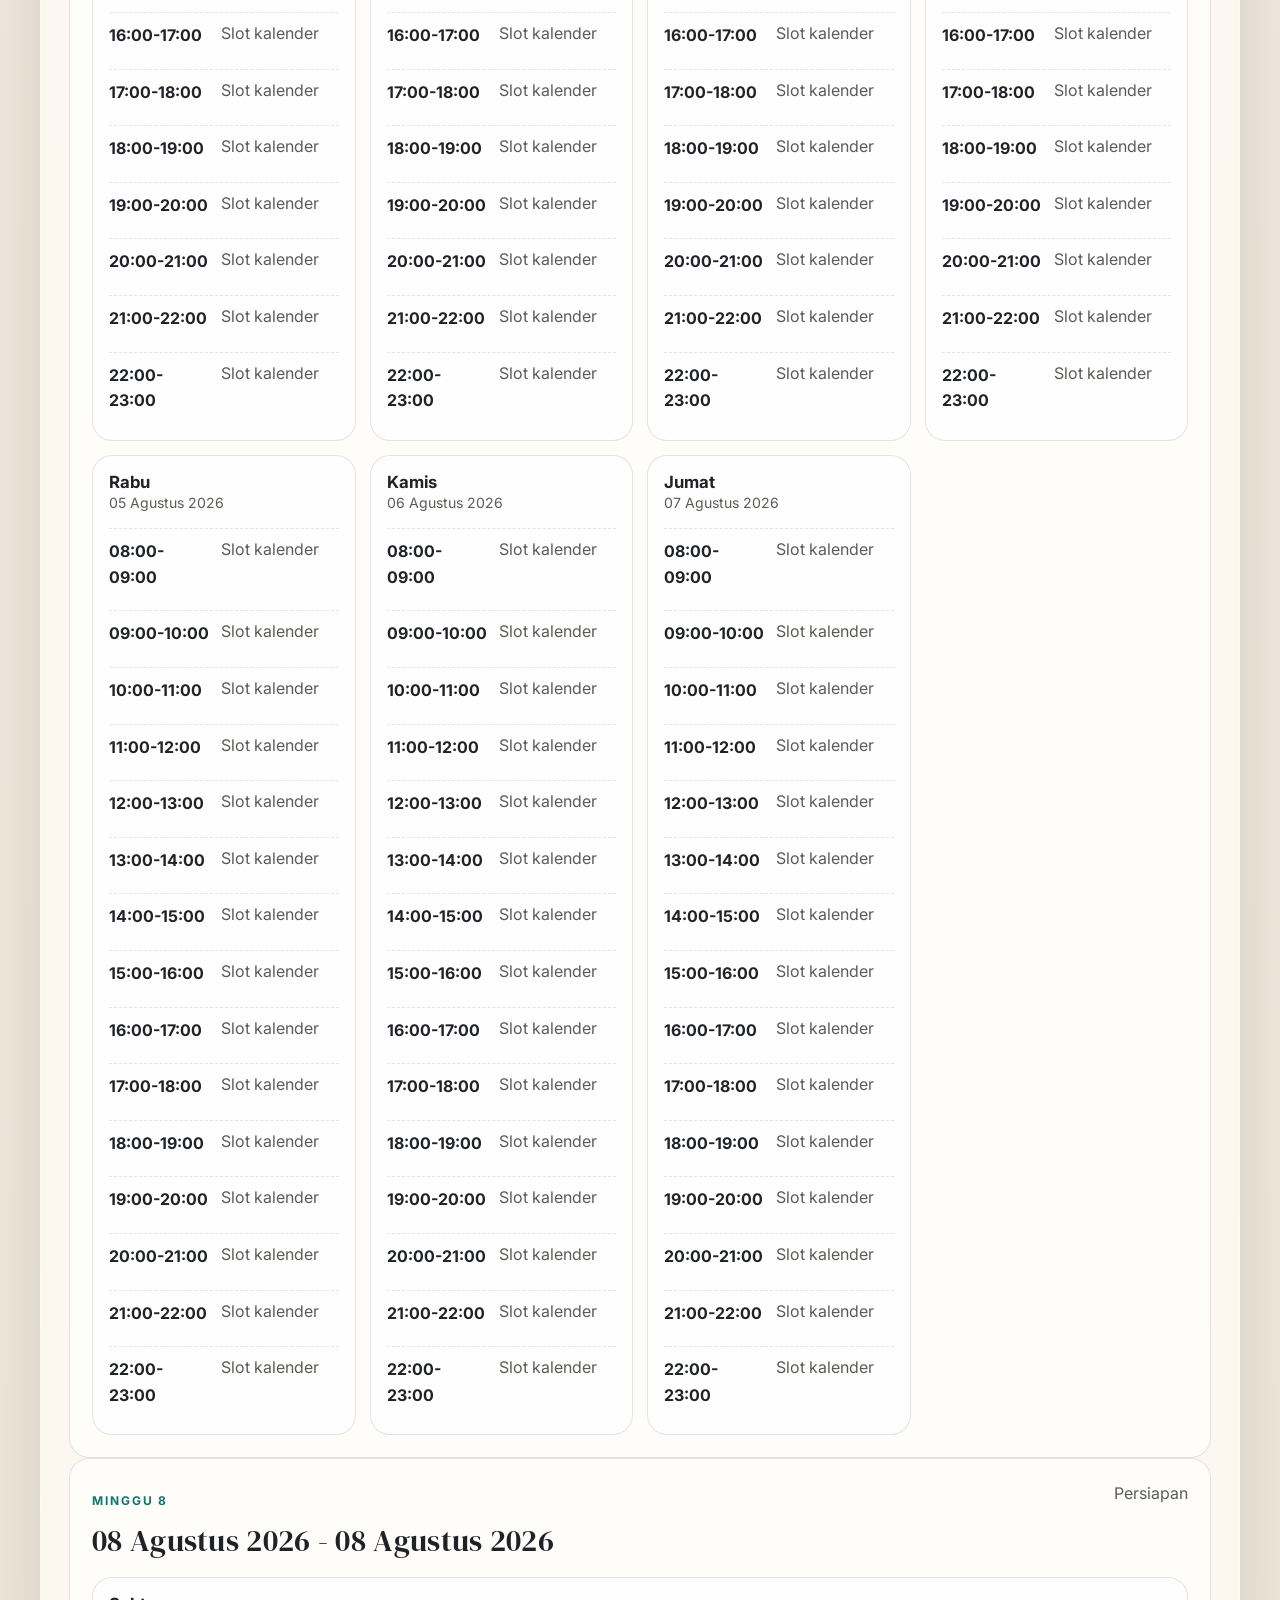
<file: tata.html>
<!doctype html>
<html lang="id">
  <head>
    <meta charset="UTF-8" />
    <meta name="viewport" content="width=device-width, initial-scale=1.0" />
    <title>Tata | Gunung Kelir</title>
    <meta name="description" content="Kalender anggota Tata untuk proker KKN Sub Unit Gunung Kelir." />
    <link rel="preconnect" href="https://fonts.googleapis.com" />
    <link rel="preconnect" href="https://fonts.gstatic.com" crossorigin />
    <link href="https://fonts.googleapis.com/css2?family=DM+Serif+Display&family=Inter:wght@400;500;600;700;800&display=swap" rel="stylesheet" />
    <link rel="stylesheet" href="styles.css" />
  </head>
  <body>
    <div class="shell">
      <header class="hero">
        <p class="eyebrow">KKN Sub Unit Gunung Kelir</p>
        <h1 id="page-title"></h1>
        <p class="hero-copy" id="page-subtitle"></p>
        <div class="stats-strip">
          <div><span>Jam Proker Pokok</span><strong id="primary-hours">0</strong></div>
          <div><span>Jam Proker Bantu</span><strong id="support-hours">0</strong></div>
        </div>
        <div class="hero-actions">
          <a class="btn primary" href="index.html">Kembali ke Beranda</a>
          <a class="btn secondary" href="timeline.html">Timeline Utama</a>
        </div>
      </header>

      <nav class="nav" id="page-nav"></nav>

      <section class="panel">
        <p class="section-note" id="page-summary"></p>
        <form id="entry-form" class="entry-form">
          <div class="form-grid">
            <label>
              Tanggal
              <input name="date" type="date" required />
            </label>
            <label>
              Jam mulai
              <input name="startTime" type="time" required />
            </label>
            <label>
              Jam selesai
              <input name="endTime" type="time" required />
            </label>
            <label>
              Kategori
              <select name="category" required>
                <option value="pokok">Proker Pokok</option>
                <option value="bantu">Proker Bantu</option>
              </select>
            </label>
            <label class="form-span-2">
              Nama proker / kegiatan
              <input name="activity" type="text" maxlength="80" required />
            </label>
            <label class="form-span-2">
              Catatan
              <input name="notes" type="text" maxlength="120" placeholder="Opsional" />
            </label>
          </div>
          <div class="form-actions">
            <button type="submit" class="btn primary">Simpan ke Timeline Bersama</button>
            <p id="form-status" class="form-status">Data akan dikirim ke backend bersama jika URL Apps Script sudah diisi.</p>
          </div>
        </form>
        <div id="calendar-list"></div>
      </section>
    </div>

    <script>
      window.PAGE_CONFIG = {
        memberName: 'Tata',
        personId: 'tata',
        backendUrl: '',
        title: 'Tata',
        subtitle: 'Halaman kalender Tata dari 20 Juni sampai 8 Agustus.',
        summary: 'Kalender ini sengaja dibuat sederhana supaya mudah dipakai di Google Sites.',
        navLinks: [
          { label: 'Beranda', href: 'index.html' },
          { label: 'Timeline', href: 'timeline.html' },
          { label: 'Naldo', href: 'naldo.html' },
          { label: 'Hafiz', href: 'hafiz.html' },
          { label: 'Rachma', href: 'rachma.html' },
          { label: 'Livia', href: 'livia.html' },
          { label: 'Laras', href: 'laras.html' },
          { label: 'Tata', href: 'tata.html' },
        ],
      };
    </script>
    <script src="config.js"></script>
    <script src="app.js"></script>
  </body>
</html>
</file>
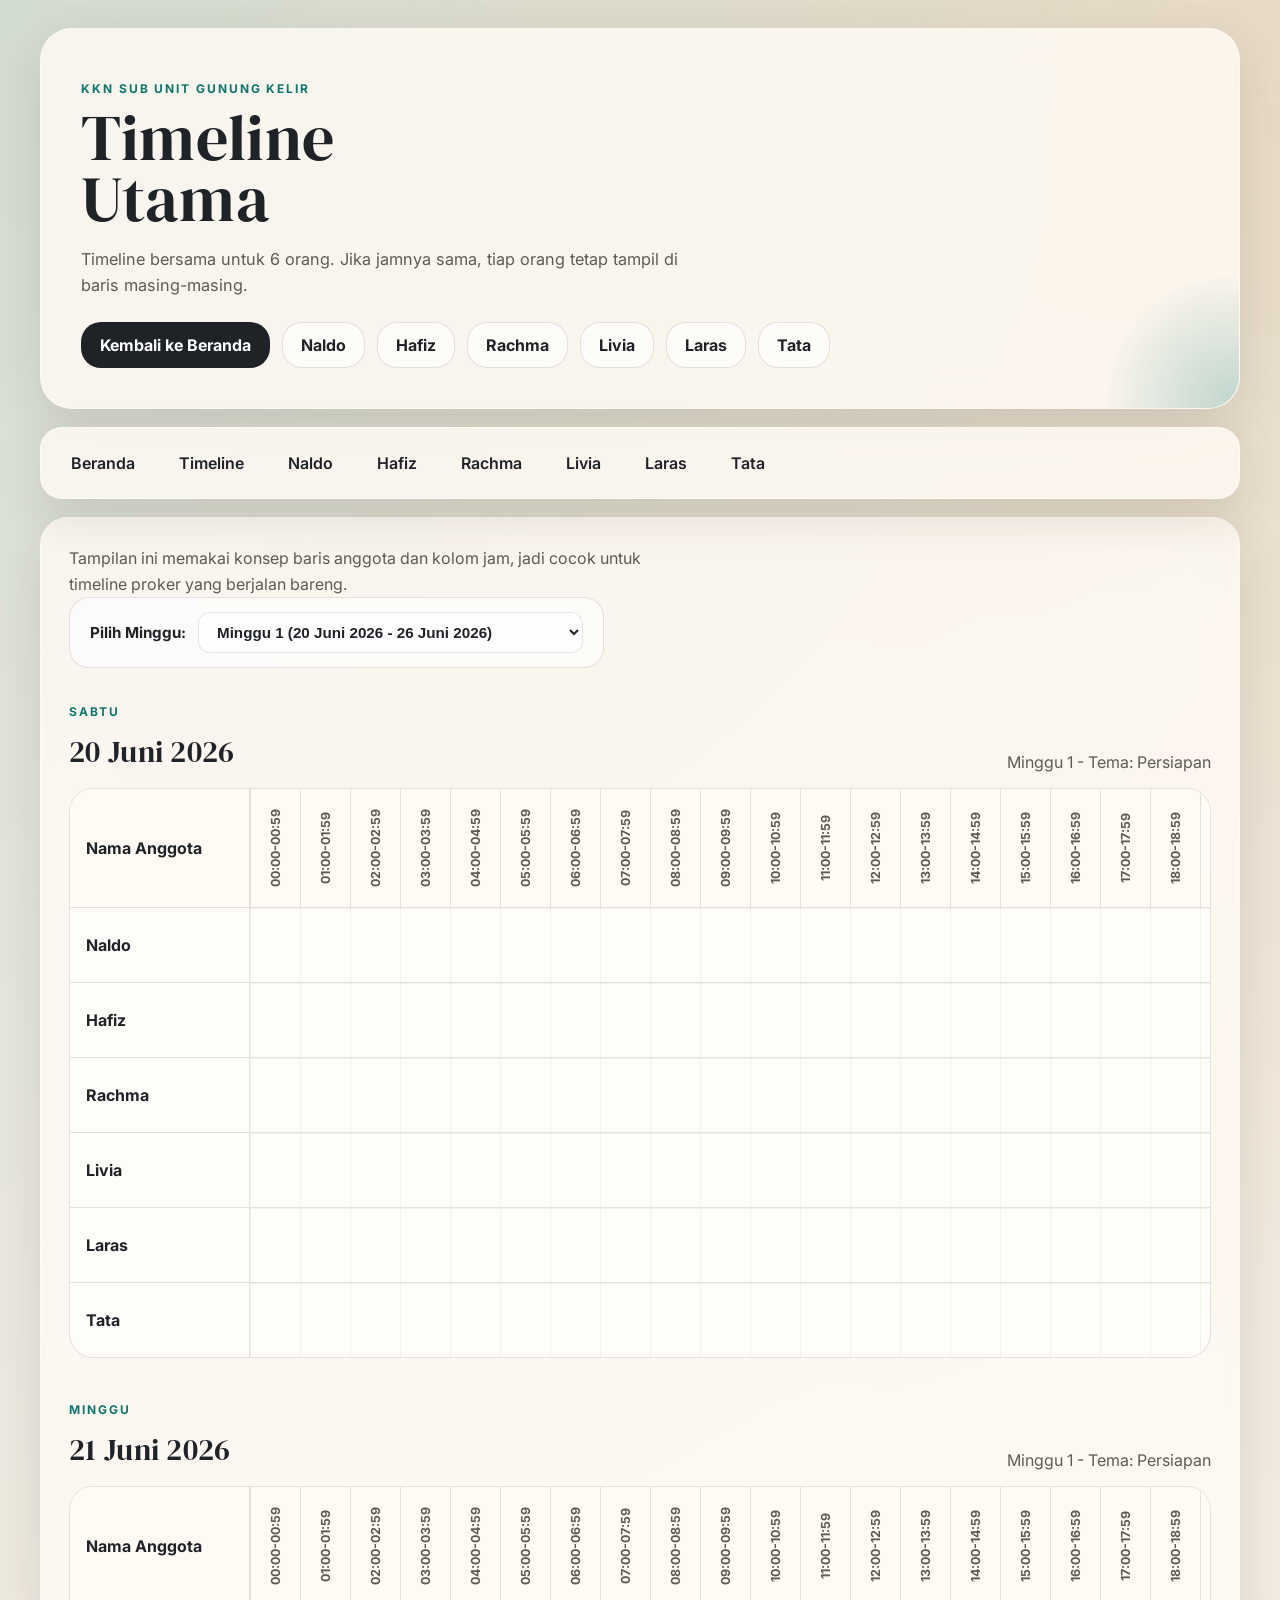
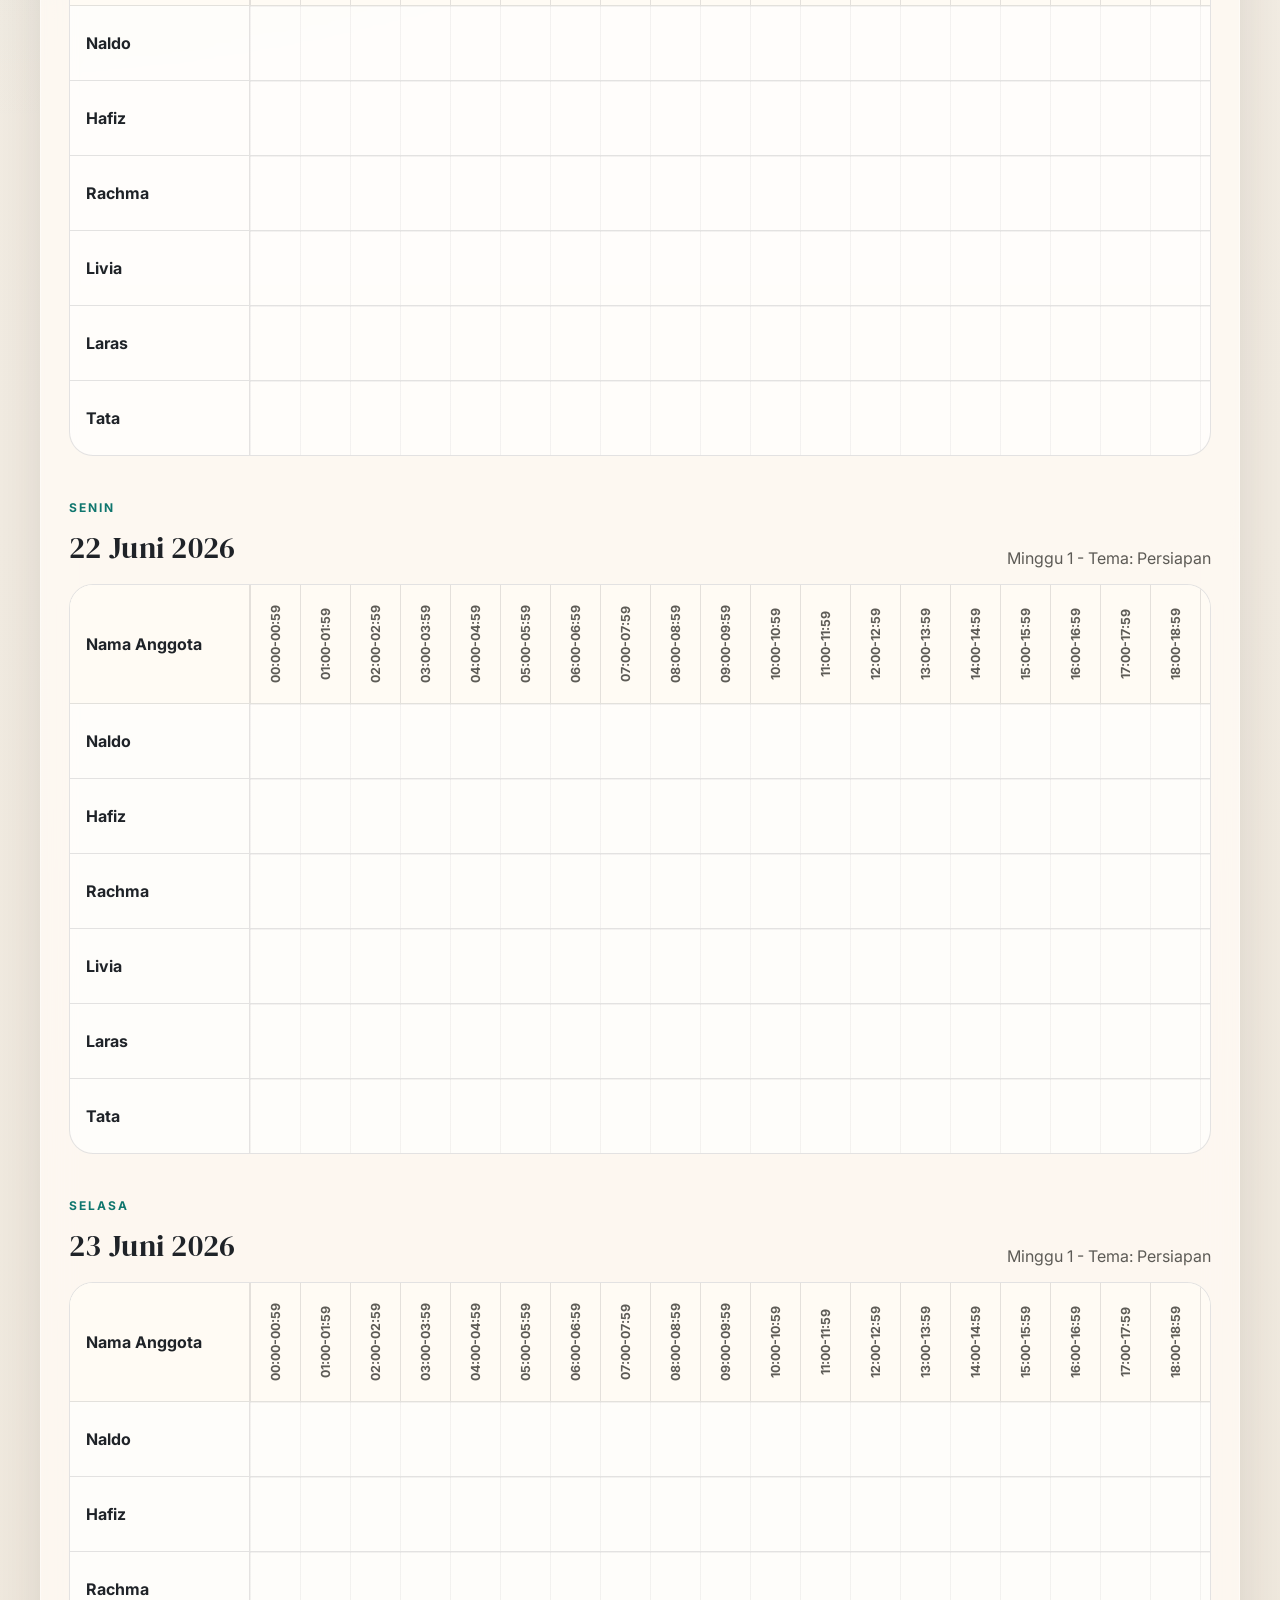
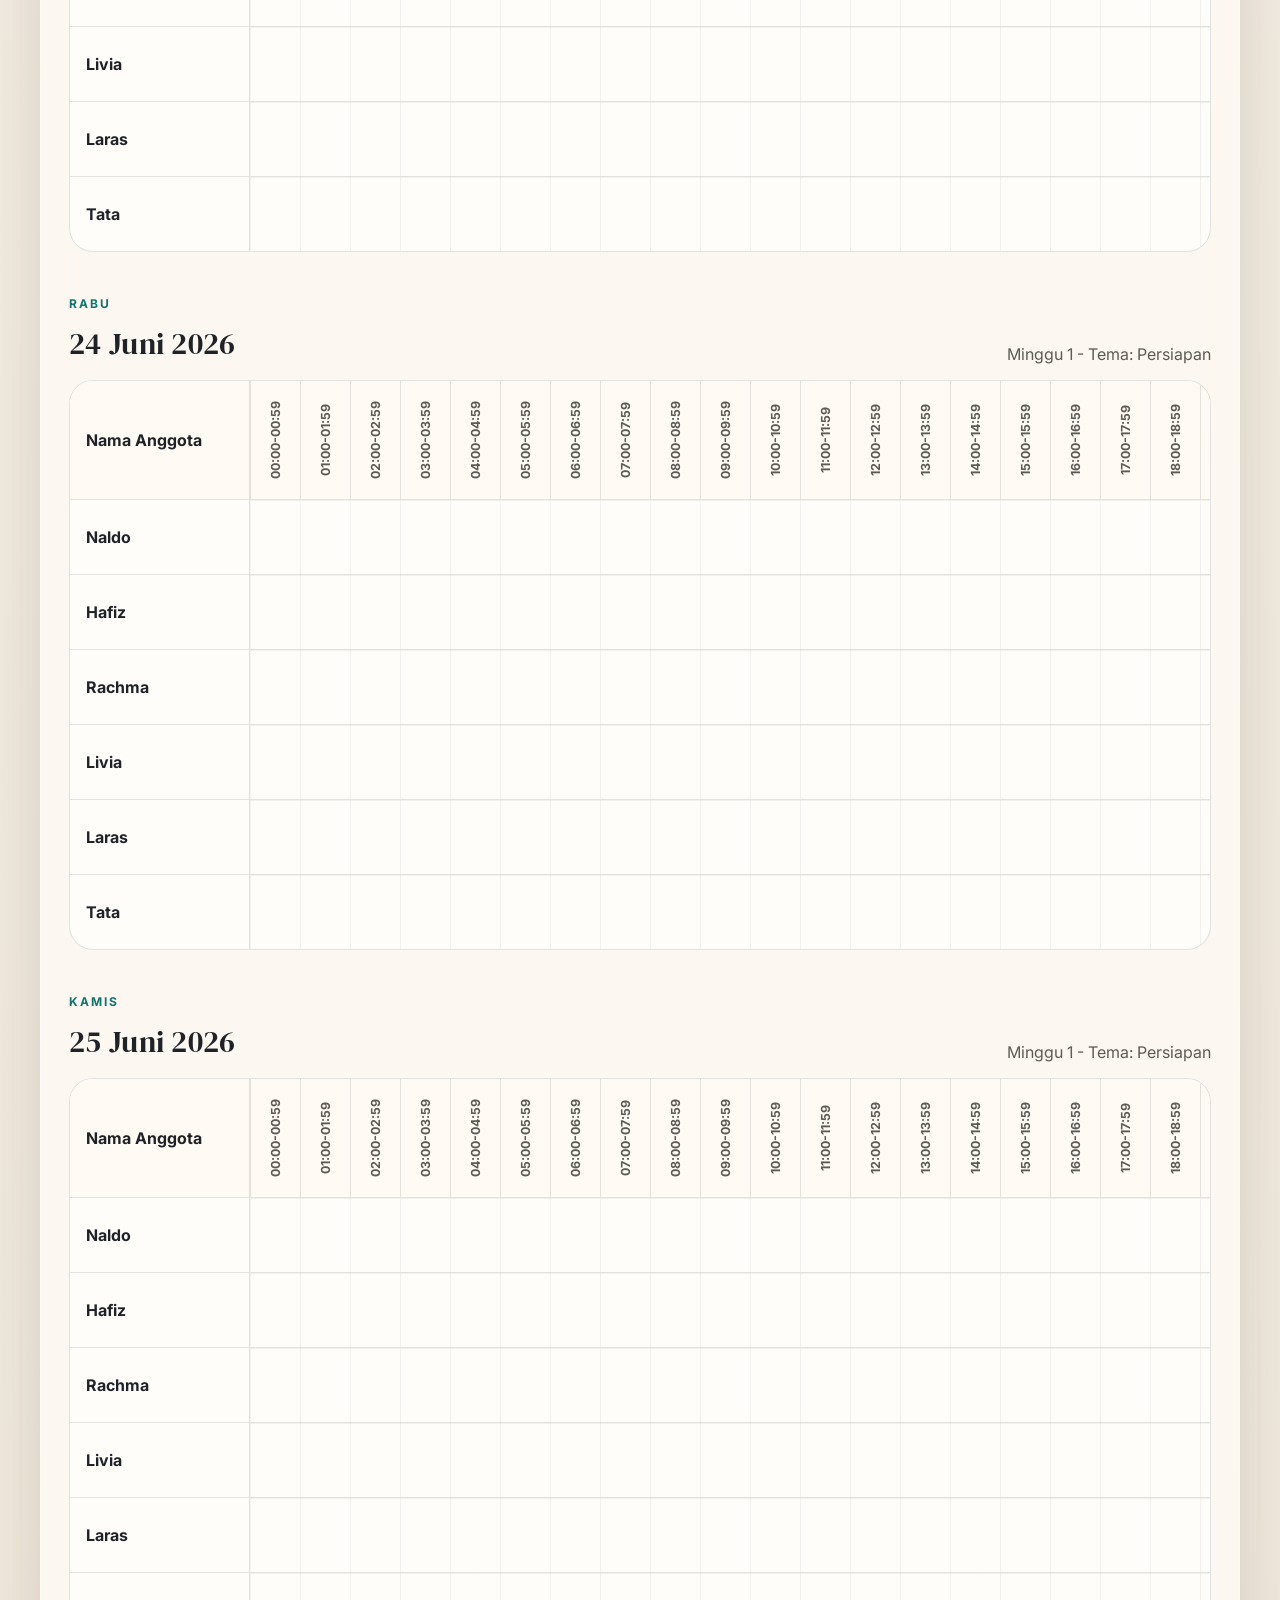
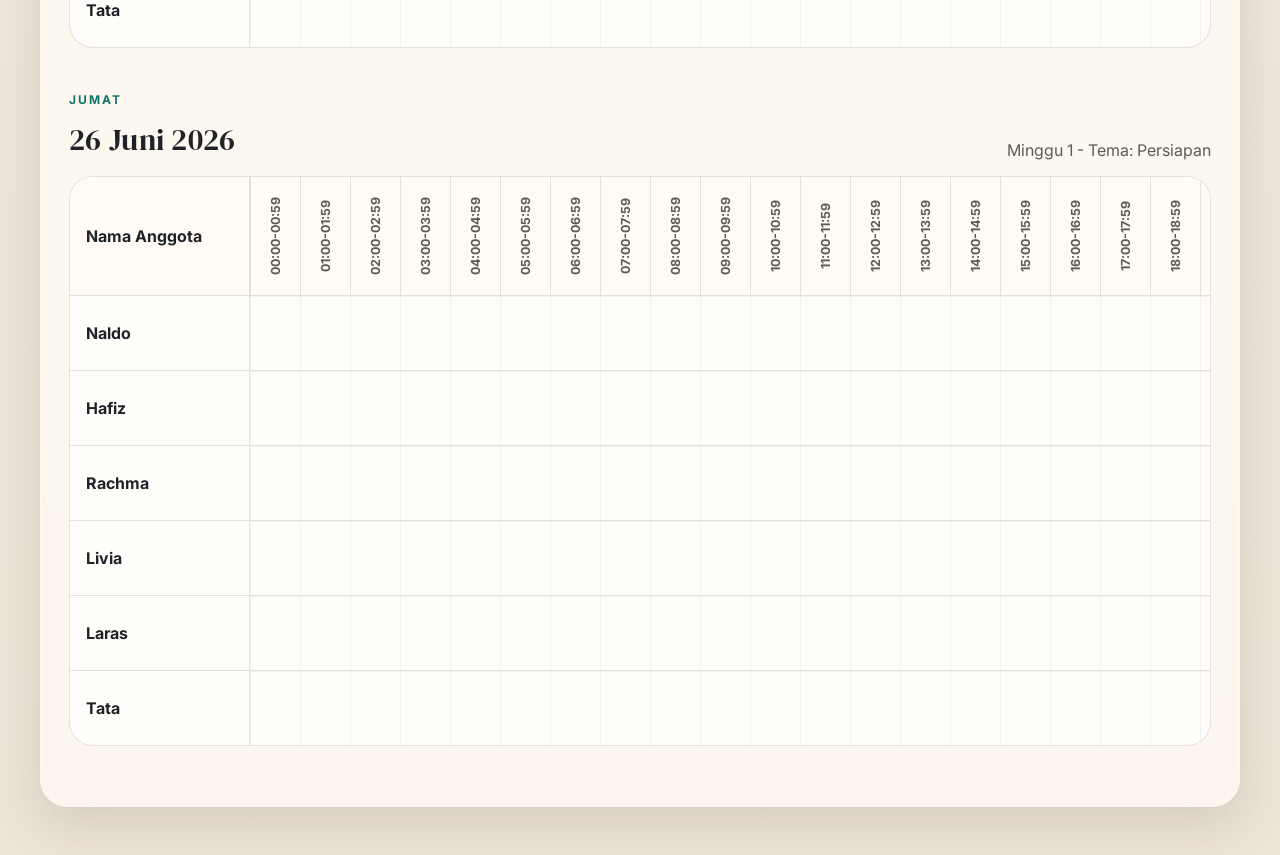
<file: timeline.html>
<!doctype html>
<html lang="id">
  <head>
    <meta charset="UTF-8" />
    <meta name="viewport" content="width=device-width, initial-scale=1.0" />
    <title>Timeline Utama | Gunung Kelir</title>
    <meta name="description" content="Kalender timeline utama proker KKN Sub Unit Gunung Kelir." />
    <link rel="preconnect" href="https://fonts.googleapis.com" />
    <link rel="preconnect" href="https://fonts.gstatic.com" crossorigin />
    <link href="https://fonts.googleapis.com/css2?family=DM+Serif+Display&family=Inter:wght@400;500;600;700;800&display=swap" rel="stylesheet" />
    <link rel="stylesheet" href="styles.css" />
  </head>
  <body>
    <div class="shell">
      <header class="hero">
        <p class="eyebrow">KKN Sub Unit Gunung Kelir</p>
        <h1 id="page-title"></h1>
        <p class="hero-copy" id="page-subtitle"></p>
        <div class="hero-actions">
          <a class="btn primary" href="index.html">Kembali ke Beranda</a>
          <a class="btn secondary" href="naldo.html">Naldo</a>
          <a class="btn secondary" href="hafiz.html">Hafiz</a>
          <a class="btn secondary" href="rachma.html">Rachma</a>
          <a class="btn secondary" href="livia.html">Livia</a>
          <a class="btn secondary" href="laras.html">Laras</a>
          <a class="btn secondary" href="tata.html">Tata</a>
        </div>
      </header>

      <nav class="nav" id="page-nav"></nav>

      <section class="panel">
        <p class="section-note" id="page-summary"></p>
        <div id="calendar-list"></div>
      </section>
    </div>

    <script>
      window.PAGE_CONFIG = {
        mode: 'shared',
        title: 'Timeline Utama',
        subtitle: 'Timeline bersama untuk 6 orang. Jika jamnya sama, tiap orang tetap tampil di baris masing-masing.',
        summary: 'Tampilan ini memakai konsep baris anggota dan kolom jam, jadi cocok untuk timeline proker yang berjalan bareng.',
        sharedTitle: 'Senin, 29 Juni 2026',
        sharedLegend: 'Contoh tampilan timeline bersama. Blok waktu bisa saling overlap antar anggota.',
        sharedMembers: ['Naldo', 'Hafiz', 'Rachma', 'Livia', 'Laras', 'Tata'],
        sharedSchedule: [
          {
            member: 'Naldo',
            blocks: [
              { start: 7, end: 10, label: 'Koordinasi' },
              { start: 13, end: 15, label: 'Lapangan' },
              { start: 16, end: 18, label: 'Evaluasi' },
            ],
          },
          {
            member: 'Hafiz',
            blocks: [
              { start: 8, end: 11, label: 'Dokumentasi' },
              { start: 12, end: 14, label: 'Publikasi' },
              { start: 16, end: 18, label: 'Rekap' },
            ],
          },
          {
            member: 'Rachma',
            blocks: [
              { start: 9, end: 11, label: 'Administrasi' },
              { start: 13, end: 15, label: 'Surat' },
              { start: 17, end: 19, label: 'Laporan' },
            ],
          },
          {
            member: 'Livia',
            blocks: [
              { start: 8, end: 10, label: 'Desain' },
              { start: 10, end: 13, label: 'Media' },
              { start: 14, end: 17, label: 'Publikasi' },
            ],
          },
          {
            member: 'Laras',
            blocks: [
              { start: 8, end: 11, label: 'Perlengkapan' },
              { start: 13, end: 16, label: 'Konsumsi' },
              { start: 17, end: 18, label: 'Cek stok' },
            ],
          },
          {
            member: 'Tata',
            blocks: [
              { start: 8, end: 10, label: 'Notulensi' },
              { start: 10, end: 14, label: 'Evaluasi' },
              { start: 15, end: 17, label: 'Rekap' },
            ],
          },
        ],
        navLinks: [
          { label: 'Beranda', href: 'index.html' },
          { label: 'Timeline', href: 'timeline.html' },
          { label: 'Naldo', href: 'naldo.html' },
          { label: 'Hafiz', href: 'hafiz.html' },
          { label: 'Rachma', href: 'rachma.html' },
          { label: 'Livia', href: 'livia.html' },
          { label: 'Laras', href: 'laras.html' },
          { label: 'Tata', href: 'tata.html' },
        ],
      };
    </script>
    <script src="config.js"></script>
    <script src="app.js"></script>
  </body>
</html>
</file>
<file: styles.css>
:root {
  --bg: #f4efe7;
  --bg-alt: #ece4d7;
  --card: rgba(255, 251, 244, 0.82);
  --text: #1f2328;
  --muted: #5d5b56;
  --line: rgba(31, 35, 40, 0.12);
  --accent: #0f766e;
  --accent-2: #d97706;
  --shadow: 0 18px 50px rgba(47, 36, 22, 0.12);
}

* {
  box-sizing: border-box;
}

html {
  scroll-behavior: smooth;
}

body {
  margin: 0;
  font-family: Inter, sans-serif;
  color: var(--text);
  background:
    radial-gradient(circle at top left, rgba(15, 118, 110, 0.14), transparent 30%),
    radial-gradient(circle at top right, rgba(217, 119, 6, 0.14), transparent 26%),
    linear-gradient(180deg, var(--bg), var(--bg-alt));
}

body::before {
  content: '';
  position: fixed;
  inset: 0;
  pointer-events: none;
  background-image: linear-gradient(rgba(255, 255, 255, 0.24) 1px, transparent 1px),
    linear-gradient(90deg, rgba(255, 255, 255, 0.16) 1px, transparent 1px);
  background-size: 48px 48px;
  mask-image: linear-gradient(180deg, rgba(0, 0, 0, 0.28), transparent 75%);
}

.shell {
  width: min(1200px, calc(100% - 32px));
  margin: 0 auto;
  padding: 28px 0 48px;
}

.hero,
.panel,
.nav {
  backdrop-filter: blur(16px);
  background: var(--card);
  border: 1px solid rgba(255, 255, 255, 0.45);
  box-shadow: var(--shadow);
}

.hero {
  border-radius: 32px;
  padding: 40px;
  position: relative;
  overflow: hidden;
}

.hero::after {
  content: '';
  position: absolute;
  inset: auto -120px -120px auto;
  width: 260px;
  height: 260px;
  background: radial-gradient(circle, rgba(15, 118, 110, 0.24), transparent 68%);
}

.eyebrow,
.section-tag,
.week-label {
  text-transform: uppercase;
  letter-spacing: 0.16em;
  font-size: 0.75rem;
  font-weight: 700;
  color: var(--accent);
}

h1,
h2,
h3,
.title-card strong,
.member-name {
  font-family: 'DM Serif Display', serif;
  font-weight: 400;
  letter-spacing: 0.01em;
  margin: 0;
}

h1 {
  font-size: clamp(2.6rem, 5vw, 5.2rem);
  line-height: 0.95;
  max-width: 10ch;
  margin-top: 12px;
}

h2 {
  font-size: clamp(1.8rem, 3vw, 2.8rem);
}

h3 {
  font-size: 1.9rem;
}

.hero-copy,
.section-note,
.deploy-note,
.member-summary,
.week-focus,
.day-date,
.day-badge,
.member-role,
.member-tab,
.hour-time,
.hour-text,
.deploy-steps li,
.intro-panel p {
  color: var(--muted);
  line-height: 1.6;
}

.hero-copy {
  max-width: 62ch;
  font-size: 1.02rem;
}

.hero-meta,
.hero-actions {
  display: flex;
  flex-wrap: wrap;
  gap: 12px;
  margin-top: 24px;
}

.stats-strip {
  display: grid;
  grid-template-columns: repeat(auto-fit, minmax(160px, 1fr));
  gap: 12px;
  margin-top: 18px;
}

.stats-strip div {
  display: grid;
  gap: 4px;
  padding: 14px 16px;
  border-radius: 18px;
  background: rgba(255, 255, 255, 0.62);
  border: 1px solid var(--line);
}

.stats-strip span {
  font-size: 0.78rem;
  text-transform: uppercase;
  letter-spacing: 0.12em;
  color: var(--muted);
}

.stats-strip strong {
  font-size: 1.4rem;
}

.page-grid {
  display: grid;
  gap: 14px;
  grid-template-columns: repeat(auto-fit, minmax(180px, 1fr));
}

.page-link-card {
  display: grid;
  gap: 8px;
  padding: 18px;
  border-radius: 20px;
  background: rgba(255, 255, 255, 0.62);
  border: 1px solid var(--line);
  color: var(--text);
  text-decoration: none;
  font-weight: 700;
}

.page-link-card span {
  font-weight: 500;
  color: var(--muted);
}

.hero-meta span,
.title-card,
.btn,
.member-tab,
.day-card,
.week-card,
.member-card {
  border-radius: 20px;
}

.hero-meta span,
.title-card {
  background: rgba(255, 255, 255, 0.56);
  border: 1px solid var(--line);
}

.hero-meta span {
  padding: 10px 14px;
  font-size: 0.92rem;
}

.nav {
  display: flex;
  gap: 12px;
  flex-wrap: wrap;
  padding: 14px;
  border-radius: 22px;
  margin: 18px 0;
  position: sticky;
  top: 16px;
  z-index: 20;
}

.nav a,
.btn,
.member-tab {
  text-decoration: none;
  transition: transform 180ms ease, box-shadow 180ms ease, background-color 180ms ease, color 180ms ease;
}

.nav a {
  color: var(--text);
  padding: 11px 16px;
  border-radius: 999px;
  font-weight: 600;
}

.nav a:hover,
.nav a:focus-visible,
.btn:hover,
.btn:focus-visible,
.member-tab:hover,
.member-tab:focus-visible {
  transform: translateY(-1px);
}

.panel {
  border-radius: 28px;
  padding: 28px;
  margin-top: 18px;
}

.intro-panel {
  display: grid;
  gap: 18px;
  grid-template-columns: minmax(0, 1.4fr) minmax(260px, 0.8fr);
  align-items: center;
}

.title-card {
  padding: 24px;
  display: grid;
  gap: 8px;
  align-content: start;
}

.title-card span {
  color: var(--accent-2);
  font-weight: 700;
  letter-spacing: 0.08em;
  text-transform: uppercase;
  font-size: 0.8rem;
}

.title-card small {
  color: var(--muted);
}

.section-head {
  display: flex;
  gap: 16px;
  justify-content: space-between;
  align-items: end;
  flex-wrap: wrap;
  margin-bottom: 18px;
}

.section-note {
  max-width: 58ch;
  margin: 0;
}

.week-list {
  display: grid;
  gap: 18px;
}

.shared-board {
  display: grid;
  gap: 16px;
}

.shared-board-head {
  display: flex;
  justify-content: space-between;
  align-items: end;
  gap: 16px;
  flex-wrap: wrap;
}

.shared-title {
  margin-top: 4px;
}

.shared-legend {
  margin: 0;
  max-width: 44ch;
  color: var(--muted);
}

.shared-scroll {
  overflow-x: auto;
  border: 1px solid var(--line);
  border-radius: 24px;
  background: rgba(255, 255, 255, 0.66);
}

.shared-header,
.shared-row {
  display: grid;
  grid-template-columns: 180px minmax(1200px, 1fr);
  min-width: 1380px;
}

.shared-header {
  position: sticky;
  top: 0;
  z-index: 2;
  background: rgba(255, 251, 244, 0.96);
  border-bottom: 1px solid var(--line);
}

.shared-name,
.shared-hour,
.shared-block {
  display: flex;
  align-items: center;
}

.shared-name {
  position: sticky;
  left: 0;
  z-index: 3;
  padding: 18px 16px;
  border-right: 1px solid var(--line);
  background: inherit;
  font-weight: 700;
}

.shared-name-head {
  background: rgba(255, 251, 244, 0.96);
  text-transform: none;
}

.shared-hour-track,
.shared-track {
  display: grid;
  grid-template-columns: repeat(24, minmax(48px, 1fr));
  align-items: stretch;
}

.shared-hour {
  justify-content: center;
  min-height: 118px;
  padding: 10px 4px;
  border-right: 1px solid var(--line);
  color: var(--muted);
  font-size: 0.78rem;
  font-weight: 700;
  text-align: center;
  white-space: nowrap;
  writing-mode: vertical-rl;
  transform: rotate(180deg);
}

.shared-row {
  border-bottom: 1px solid var(--line);
}

.shared-row:last-child {
  border-bottom: 0;
}

.shared-track {
  position: relative;
  min-height: 74px;
  background-image: linear-gradient(to right, rgba(31, 35, 40, 0.05) 1px, transparent 1px);
  background-size: calc(100% / 24) 100%;
}

.shared-track::before {
  content: '';
  position: absolute;
  inset: 0;
  background-image: linear-gradient(rgba(31, 35, 40, 0.05) 1px, transparent 1px);
  background-size: 100% 100%;
  pointer-events: none;
}

.shared-block {
  position: relative;
  z-index: 1;
  margin: 12px 6px;
  padding: 10px 12px;
  border-radius: 16px;
  background: rgba(15, 118, 110, 0.16);
  border: 1px solid rgba(15, 118, 110, 0.22);
  color: var(--text);
  font-weight: 800;
  justify-content: center;
  text-align: center;
  min-height: 48px;
  flex-direction: column;
  gap: 2px;
}

.shared-block strong,
.shared-block small {
  display: block;
}

.shared-block small {
  font-weight: 600;
  opacity: 0.8;
}

.shared-row:nth-child(2) .shared-block {
  background: rgba(217, 119, 6, 0.18);
  border-color: rgba(217, 119, 6, 0.24);
}

.shared-row:nth-child(3) .shared-block {
  background: rgba(126, 87, 194, 0.16);
  border-color: rgba(126, 87, 194, 0.22);
}

.shared-row:nth-child(4) .shared-block {
  background: rgba(56, 189, 148, 0.16);
  border-color: rgba(56, 189, 148, 0.24);
}

.shared-row:nth-child(5) .shared-block {
  background: rgba(236, 180, 237, 0.22);
  border-color: rgba(236, 180, 237, 0.28);
}

.shared-row:nth-child(6) .shared-block {
  background: rgba(231, 111, 81, 0.18);
  border-color: rgba(231, 111, 81, 0.24);
}

.week-card,
.member-card {
  background: rgba(255, 255, 255, 0.66);
  border: 1px solid var(--line);
  overflow: hidden;
}

.week-card {
  padding: 22px;
}

.week-header,
.day-head,
.member-header {
  display: flex;
  justify-content: space-between;
  gap: 12px;
  flex-wrap: wrap;
  align-items: start;
}

.week-focus {
  margin: 0;
  max-width: 36ch;
}

.day-grid {
  display: grid;
  gap: 14px;
  grid-template-columns: repeat(auto-fit, minmax(220px, 1fr));
  margin-top: 16px;
}

.day-card {
  background: rgba(255, 255, 255, 0.72);
  border: 1px solid var(--line);
  padding: 16px;
}

.day-name {
  display: block;
  font-size: 1.05rem;
}

.day-date,
.day-badge {
  margin: 0;
  font-size: 0.88rem;
}

.day-badge {
  padding: 7px 10px;
  border-radius: 999px;
  background: rgba(15, 118, 110, 0.12);
  color: var(--accent);
  font-weight: 700;
}

.hour-list,
.member-grid,
.member-tabs {
  display: grid;
  gap: 10px;
}

.hour-list {
  margin-top: 14px;
}

.hour-item {
  display: grid;
  grid-template-columns: 100px minmax(0, 1fr);
  gap: 12px;
  align-items: start;
  padding: 10px 0;
  border-top: 1px dashed rgba(31, 35, 40, 0.12);
}

.hour-time {
  font-weight: 700;
  color: var(--text);
}

.hour-text {
  margin: 0;
}

.hour-empty {
  color: var(--muted);
}

.entry-form {
  display: grid;
  gap: 14px;
  margin: 18px 0 20px;
  padding: 18px;
  border: 1px solid var(--line);
  border-radius: 22px;
  background: rgba(255, 255, 255, 0.58);
}

.form-grid {
  display: grid;
  gap: 12px;
  grid-template-columns: repeat(2, minmax(0, 1fr));
}

.form-grid label {
  display: grid;
  gap: 6px;
  font-weight: 700;
}

.form-grid input,
.form-grid select {
  width: 100%;
  border: 1px solid var(--line);
  border-radius: 14px;
  padding: 12px 14px;
  background: rgba(255, 255, 255, 0.9);
  color: var(--text);
  font: inherit;
}

.form-span-2 {
  grid-column: span 2;
}

.form-actions {
  display: flex;
  flex-wrap: wrap;
  gap: 12px;
  align-items: center;
  justify-content: space-between;
}

.form-status {
  margin: 0;
  color: var(--muted);
  font-size: 0.94rem;
}

.entry-list {
  display: grid;
  gap: 14px;
}

.entry-list-head {
  display: flex;
  justify-content: space-between;
  align-items: end;
  gap: 12px;
  flex-wrap: wrap;
}

.entry-list-head h3 {
  margin: 0;
  font-size: 1.4rem;
}

.entry-list-head p {
  margin: 0;
  color: var(--muted);
}

.entry-list-items {
  display: grid;
  gap: 12px;
}

.entry-card {
  display: grid;
  gap: 10px;
  padding: 16px;
  border: 1px solid var(--line);
  border-radius: 20px;
  background: rgba(255, 255, 255, 0.66);
}

.entry-card-head {
  display: flex;
  justify-content: space-between;
  gap: 12px;
  flex-wrap: wrap;
  align-items: start;
}

.entry-card-head strong {
  display: block;
  font-size: 1.05rem;
}

.entry-card-head p,
.entry-notes {
  margin: 0;
  color: var(--muted);
}

.entry-badge {
  display: inline-flex;
  align-items: center;
  justify-content: center;
  padding: 8px 12px;
  border-radius: 999px;
  font-size: 0.82rem;
  font-weight: 800;
}

.entry-badge.is-primary {
  background: rgba(15, 118, 110, 0.12);
  color: var(--accent);
}

.entry-badge.is-support {
  background: rgba(217, 119, 6, 0.12);
  color: var(--accent-2);
}

.entry-actions {
  display: flex;
  gap: 10px;
  flex-wrap: wrap;
}

.entry-empty {
  margin: 0;
  color: var(--muted);
  padding: 12px 0;
}

.member-tabs {
  grid-template-columns: repeat(auto-fit, minmax(150px, 1fr));
  margin-bottom: 16px;
}

.member-tab {
  border: 1px solid var(--line);
  background: rgba(255, 255, 255, 0.7);
  padding: 14px 16px;
  font-weight: 700;
  cursor: pointer;
  color: var(--text);
}

.member-tab.is-active {
  background: var(--text);
  color: #fff;
}

.member-detail {
  min-height: 100px;
}

.member-detail-grid {
  display: grid;
  grid-template-columns: repeat(auto-fit, minmax(280px, 1fr));
  gap: 14px;
}

.member-card {
  padding: 24px;
}

.member-card.is-active {
  border-color: rgba(15, 118, 110, 0.55);
  box-shadow: 0 18px 45px rgba(15, 118, 110, 0.1);
}

.member-role {
  display: inline-flex;
  align-items: center;
  justify-content: center;
  padding: 8px 12px;
  border-radius: 999px;
  background: rgba(217, 119, 6, 0.12);
  color: var(--accent-2);
  font-weight: 700;
}

.member-grid {
  grid-template-columns: repeat(auto-fit, minmax(240px, 1fr));
  margin-top: 18px;
}

.member-grid h4 {
  margin: 0 0 8px;
}

.member-grid ul,
.deploy-steps {
  margin: 0;
  padding-left: 20px;
}

.deploy-steps {
  display: grid;
  gap: 10px;
}

.btn {
  display: inline-flex;
  align-items: center;
  justify-content: center;
  padding: 12px 18px;
  border: 1px solid var(--line);
  color: var(--text);
  font-weight: 700;
}

.btn.primary {
  background: var(--text);
  color: #fff;
}

.btn.secondary {
  background: rgba(255, 255, 255, 0.66);
}

/* Card style inside hour-item */
.hour-entry-list {
  display: grid;
  gap: 8px;
  width: 100%;
}

.hour-entry-card {
  padding: 10px 12px;
  border-radius: 14px;
  border: 1px solid var(--line);
  background: rgba(255, 255, 255, 0.85);
  display: grid;
  gap: 6px;
  box-shadow: 0 2px 6px rgba(0, 0, 0, 0.02);
  transition: transform 0.2s ease, box-shadow 0.2s ease;
  text-align: left;
}

.hour-entry-card:hover {
  transform: translateY(-1px);
  box-shadow: 0 4px 12px rgba(0, 0, 0, 0.04);
}

.hour-entry-card[data-category="pokok"] {
  border-left: 4px solid var(--accent);
}

.hour-entry-card[data-category="bantu"] {
  border-left: 4px solid var(--accent-2);
}

.hour-entry-main {
  display: flex;
  justify-content: space-between;
  align-items: center;
  gap: 8px;
  flex-wrap: wrap;
}

.hour-entry-activity {
  font-size: 0.95rem;
  font-weight: 700;
  color: var(--text);
  line-height: 1.2;
}

.hour-entry-badge {
  font-size: 0.7rem;
  font-weight: 700;
  padding: 3px 8px;
  border-radius: 6px;
  text-transform: uppercase;
  letter-spacing: 0.05em;
}

.hour-entry-badge.is-primary {
  background: rgba(15, 118, 110, 0.1);
  color: var(--accent);
}

.hour-entry-badge.is-support {
  background: rgba(217, 119, 6, 0.1);
  color: var(--accent-2);
}

.hour-entry-notes {
  margin: 0;
  font-size: 0.8rem;
  color: var(--muted);
  line-height: 1.35;
}

.hour-entry-meta {
  display: flex;
  justify-content: space-between;
  align-items: center;
  margin-top: 6px;
  border-top: 1px solid rgba(31, 35, 40, 0.06);
  padding-top: 6px;
  flex-wrap: wrap;
  gap: 8px;
}

.hour-entry-time {
  font-size: 0.75rem;
  color: var(--muted);
  font-weight: 500;
}

.hour-entry-actions {
  display: flex;
  gap: 8px;
}

.btn-text {
  background: none;
  border: none;
  padding: 3px 8px;
  font-size: 0.75rem;
  font-weight: 700;
  cursor: pointer;
  border-radius: 6px;
  transition: background-color 0.2s ease, color 0.2s ease;
}

.btn-text.edit {
  color: var(--accent);
}

.btn-text.edit:hover {
  background: rgba(15, 118, 110, 0.08);
}

.btn-text.delete {
  color: #dc2626;
}

.btn-text.delete:hover {
  background: rgba(220, 38, 38, 0.08);
}

.shared-filter-container {
  display: flex;
  align-items: center;
  gap: 12px;
  margin-bottom: 24px;
  background: rgba(255, 255, 255, 0.62);
  border: 1px solid var(--line);
  padding: 14px 20px;
  border-radius: 20px;
  max-width: fit-content;
  text-align: left;
}

.filter-label {
  font-weight: 700;
  color: var(--text);
  font-size: 0.95rem;
}

.week-filter-select {
  border: 1px solid var(--line);
  border-radius: 12px;
  padding: 10px 14px;
  background: rgba(255, 255, 255, 0.9);
  color: var(--text);
  font-size: 0.95rem;
  font-weight: 600;
  cursor: pointer;
  outline: none;
  min-width: 280px;
}

.week-filter-select:focus {
  border-color: var(--accent);
}

@media (max-width: 860px) {
  .hero,
  .panel {
    padding: 22px;
  }

  .intro-panel {
    grid-template-columns: 1fr;
  }

  .nav {
    position: static;
  }

  .shared-header,
  .shared-row {
    min-width: 1240px;
  }

  .form-grid {
    grid-template-columns: 1fr;
  }

  .form-span-2 {
    grid-column: span 1;
  }
}

@media (max-width: 560px) {
  .shell {
    width: min(100% - 20px, 1200px);
    padding-top: 14px;
  }

  .hero {
    border-radius: 24px;
  }

  .nav a,
  .btn,
  .member-tab {
    width: 100%;
  }

  .hour-item {
    grid-template-columns: 1fr;
    gap: 4px;
  }
}

/* Checklist Feature styles */
.hour-completed-wrapper {
  display: inline-flex;
  align-items: center;
  margin-right: 8px;
  flex-shrink: 0;
  cursor: pointer;
}

.hour-completed-checkbox {
  width: 18px;
  height: 18px;
  border-radius: 6px;
  border: 2px solid var(--line);
  accent-color: var(--accent);
  cursor: pointer;
  transition: all 0.2s ease;
}

.hour-completed-checkbox:hover {
  transform: scale(1.1);
}

.hour-entry-card.is-completed {
  opacity: 0.65;
  background-color: rgba(240, 240, 240, 0.5) !important;
  border-left-color: var(--muted) !important;
  box-shadow: none !important;
}

.hour-entry-card.is-completed .hour-entry-activity {
  text-decoration: line-through;
  color: var(--muted);
}

.shared-block.is-completed {
  opacity: 0.6;
  background: rgba(100, 116, 139, 0.12) !important;
  border-color: rgba(100, 116, 139, 0.2) !important;
  text-decoration: line-through;
}
</file>
